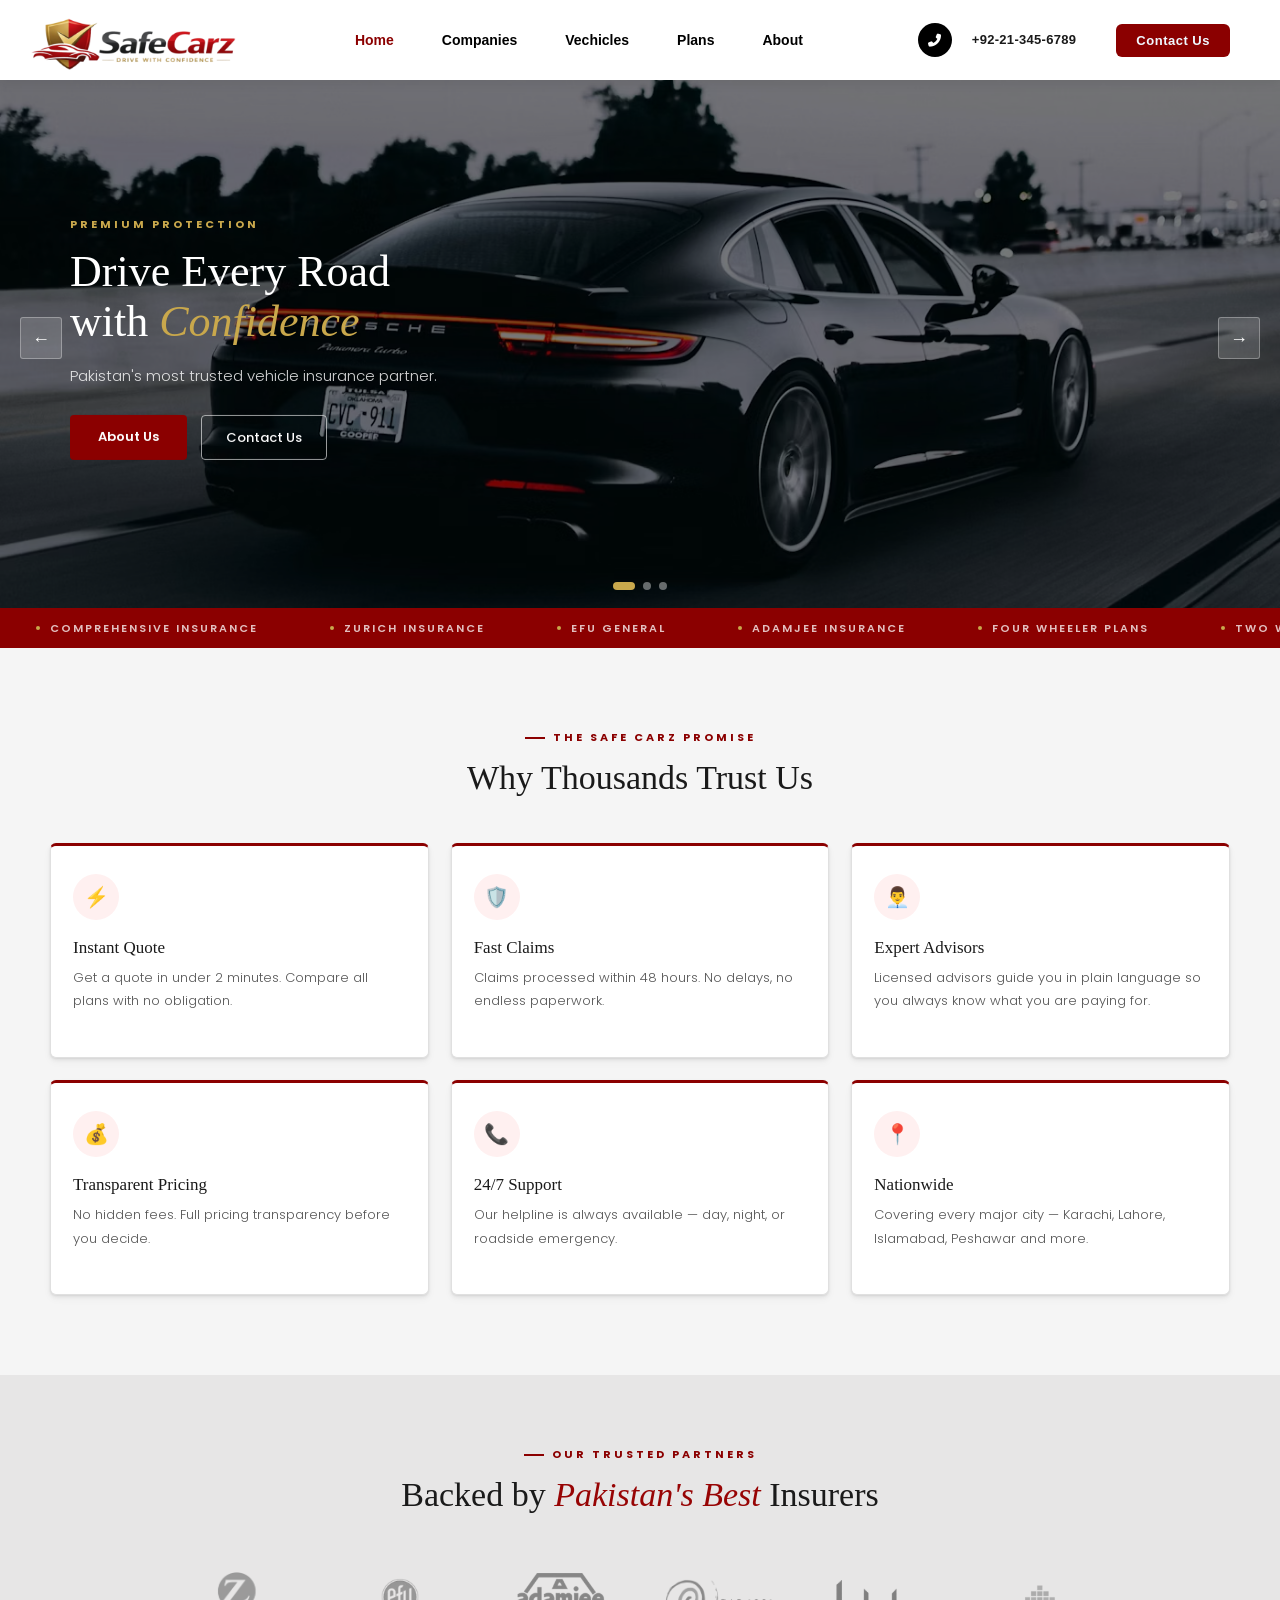
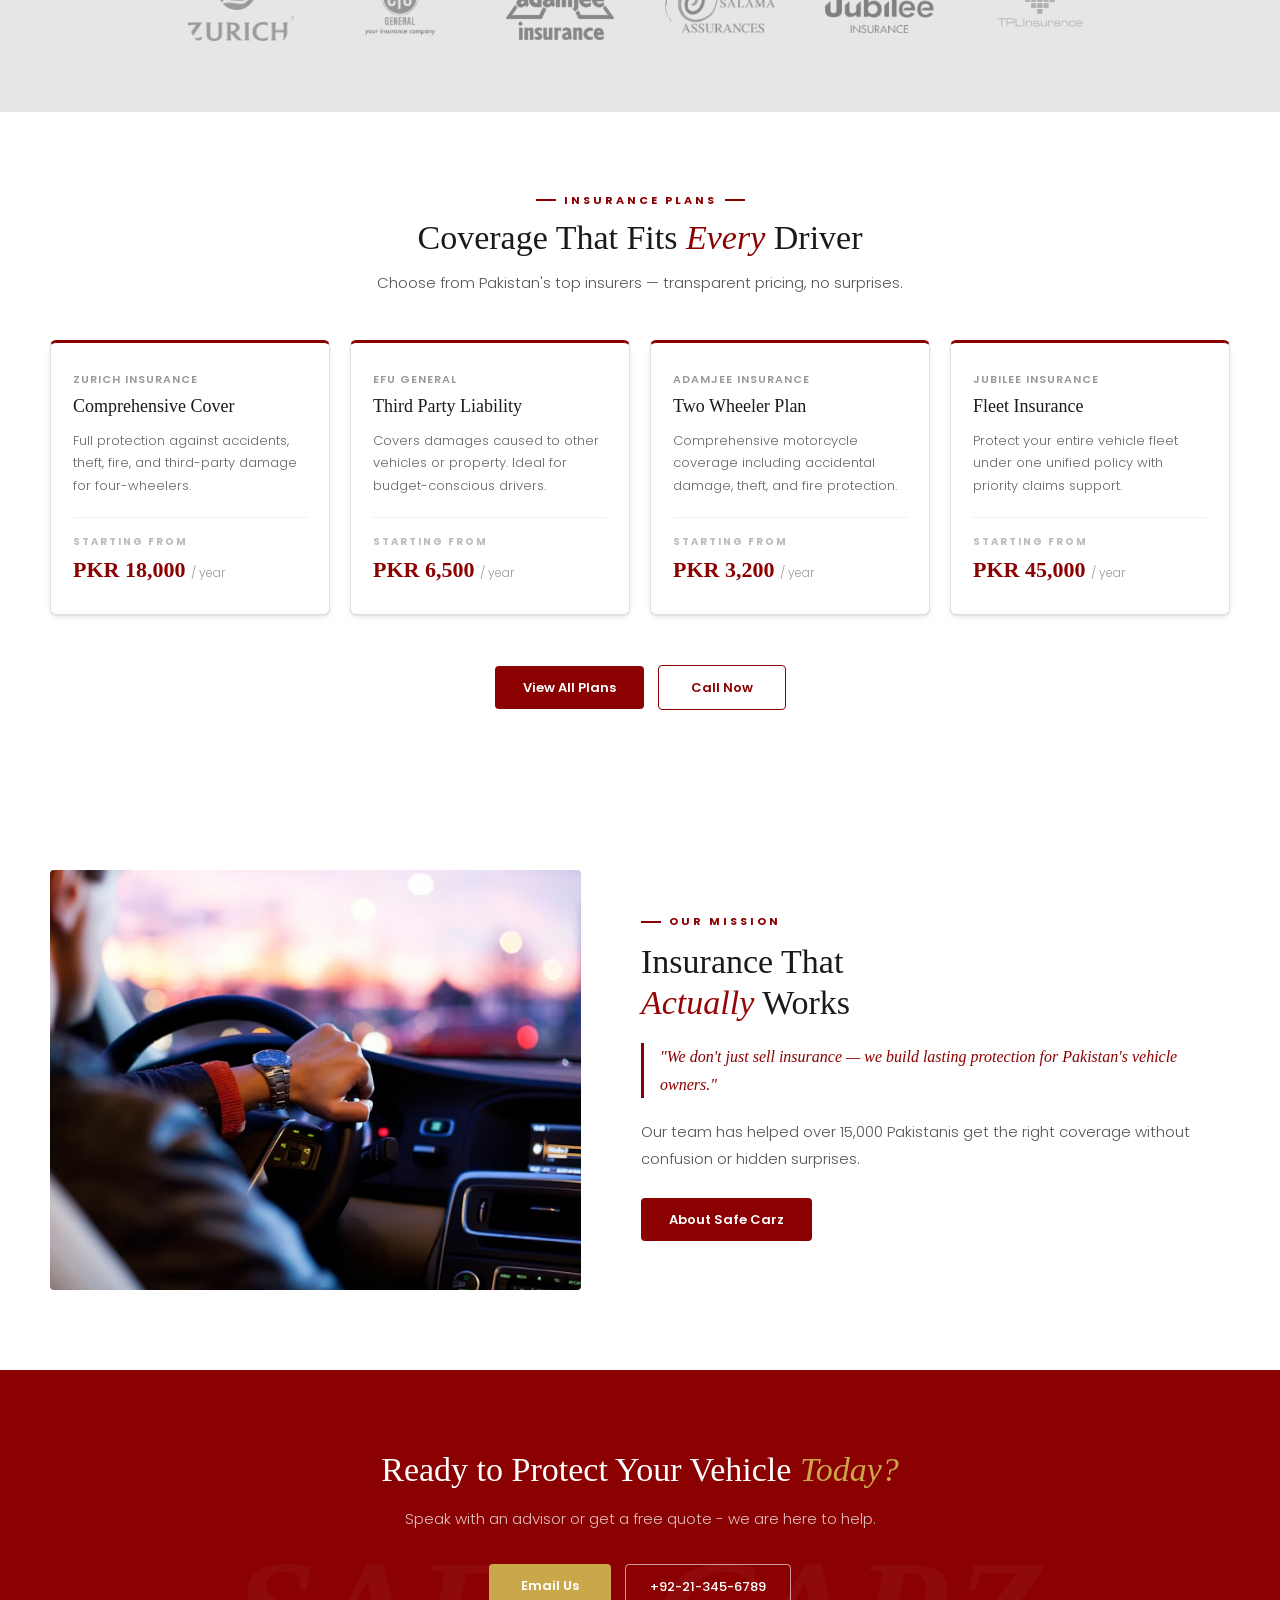
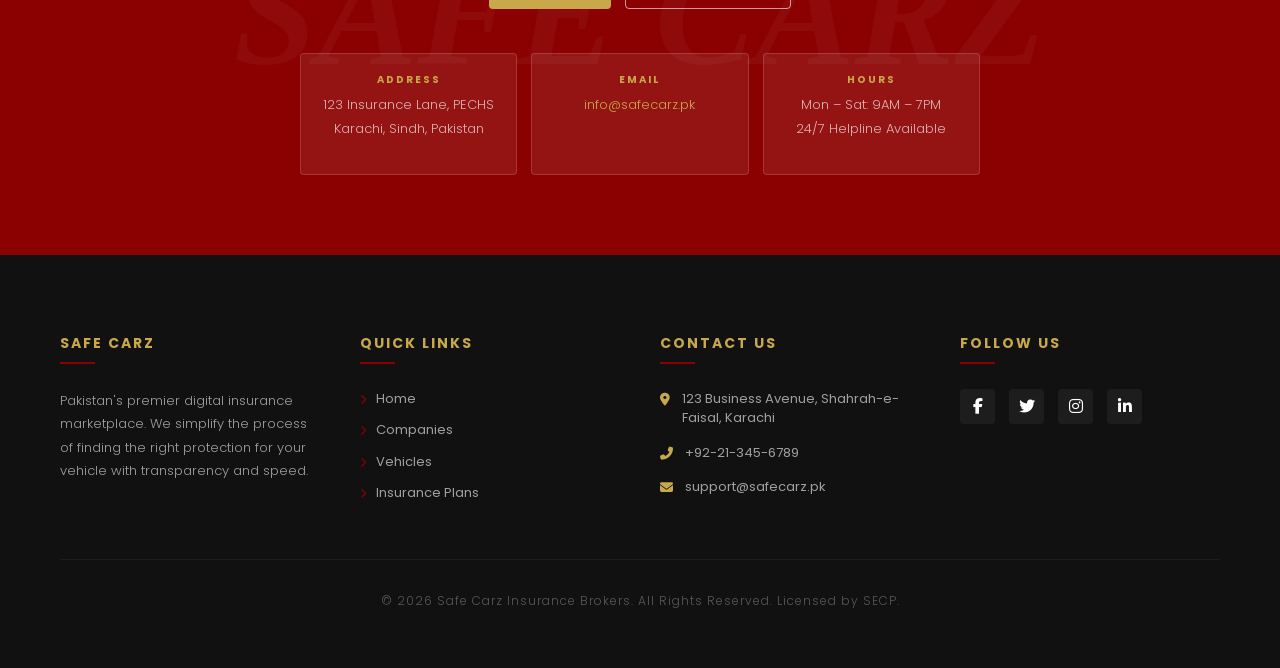
<file: index.html>
<!DOCTYPE html>
<html lang="en">
<head>
    <meta charset="UTF-8">
    <meta name="viewport" content="width=device-width, initial-scale=1.0">
    <title>Safe Carz — Premium Vehicle Insurance</title>
    <link href="https://fonts.googleapis.com/css2?family=Poppins:wght@300;400;600;700&display=swap" rel="stylesheet">
    <link rel="stylesheet" href="Style/HomePage.css">
    <link href="https://cdn.jsdelivr.net/npm/bootstrap@5.3.3/dist/css/bootstrap.min.css" rel="stylesheet">
    <link href="https://cdn.jsdelivr.net/npm/aos@2.3.4/dist/aos.css" rel="stylesheet">
    <link rel="stylesheet" href="https://cdnjs.cloudflare.com/ajax/libs/font-awesome/6.5.1/css/all.min.css">
    <link rel="stylesheet" href="Style/Global.css">
</head>

<body>
    <!-- Navbar -->
    <nav class="d-flex align-items-center justify-content-between flex-row">
        <div class="nav-logo">
            <img src="Assets/Safe Carz.png" alt="Safe Carz Logo">
        </div>
        <div class="navlinks d-flex gap-5">
            <a href="index.html" style="color: #8B0000;">Home</a>
            <a href="companies.html">Companies</a>
            <a href="Vehicles.html">Vechicles</a>
            <a href="Plans.html">Plans</a>
            <a href="About.html">About</a>
        </div>
        <div class="nav-right">
            <div class="nphone-icon">
                <i class="fas fa-phone-alt"></i>
            </div>
            <div class="number">+92-21-345-6789</div>
            <a href="Contact.html"><button class="navbutton">Contact Us</button></a>
        </div>

        <button class="hamburger" aria-label="Toggle menu">
            <span></span><span></span><span></span>
        </button>
    </nav>

    <!-- Hero Section -->
    <!-- Slide 1 -->
    <section class="hero">
        <div class="slide active">
            <img src="Assets/Car-slide-1.avif" alt="Car" />
            <div class="slide-overlay"></div>
            <div class="slide-text">
                <div class="tag">Premium Protection</div>
                <h1>Drive Every Road<br>with <em>Confidence</em></h1>
                <p>Pakistan's most trusted vehicle insurance partner.</p>
                <div class="btns">
                    <a href="About.html" class="btn-red">About Us</a>
                    <a href="Contact.html" class="btn-white">Contact Us</a>
                </div>
            </div>
        </div>

        <!-- Slide 2 -->
        <div class="slide">
            <img src="Assets/Salama-img.webp" alt="Car" />
            <div class="slide-overlay"></div>
            <div class="slide-text">
                <div class="tag">Zurich · EFU · Adamjee</div>
                <h1>8 Companies,<br><em>One</em> Trusted Partner</h1>
                <p>Compare plans from Pakistan's top insurers in one place.</p>
                <div class="btns">
                   <a href="About.html" class="btn-red">About Us</a>
                   <a href="tel:+92213456789" class="btn-white">Call Now</a>
                </div>
            </div>
        </div>

        <!-- Slide 3 -->
        <div class="slide">
            <img src="Assets/Car-slide-3.avif" alt="Car" />
            <div class="slide-overlay"></div>
            <div class="slide-text">
                <div class="tag">Claims & Support</div>
                <h1>48-Hour<br><em>Claim</em> Settlement</h1>
                <p>Fast, fair claims — no delays, no paperwork hassle.</p>
                <div class="btns">
                    <a href="About.html" class="btn-red">Our Story</a>
                    <a href="Contact.html" class="btn-white">Contact Us</a>
                </div>
            </div>
        </div>

        <button class="arrow left" onclick="move(-1)">&#8592;</button>
        <button class="arrow right" onclick="move(1)">&#8594;</button>

        <div class="dots">
            <button class="dot on" onclick="goTo(0)"></button>
            <button class="dot" onclick="goTo(1)"></button>
            <button class="dot" onclick="goTo(2)"></button>
        </div>
    </section>

    <!-- Ticker -->
    <div class="ticker">
        <div class="ticker-inner">
            <div class="ticker-item">Comprehensive Insurance</div>
            <div class="ticker-item">Zurich Insurance</div>
            <div class="ticker-item">EFU General</div>
            <div class="ticker-item">Adamjee Insurance</div>
            <div class="ticker-item">Four Wheeler Plans</div>
            <div class="ticker-item">Two Wheeler Plans</div>
            <div class="ticker-item">48-Hour Claims</div>
            <div class="ticker-item">Nationwide Coverage</div>
            <div class="ticker-item">Comprehensive Insurance</div>
            <div class="ticker-item">Zurich Insurance</div>
            <div class="ticker-item">EFU General</div>
            <div class="ticker-item">Adamjee Insurance</div>
            <div class="ticker-item">Four Wheeler Plans</div>
            <div class="ticker-item">Two Wheeler Plans</div>
            <div class="ticker-item">48-Hour Claims</div>
            <div class="ticker-item">Nationwide Coverage</div>
        </div>
    </div>

    <!-- Why Choose Us -->
    <section class="why">
        <p class="label fade">The Safe Carz Promise</p>
        <h2 class="fade">Why Thousands Trust Us</h2>
        <div class="cards">
            <div class="why-card fade">
                <div class="card-icon">⚡</div>
                <h3>Instant Quote</h3>
                <p>Get a quote in under 2 minutes. Compare all plans with no obligation.</p>
            </div>
            <div class="why-card fade">
                <div class="card-icon">🛡️</div>
                <h3>Fast Claims</h3>
                <p>Claims processed within 48 hours. No delays, no endless paperwork.</p>
            </div>
            <div class="why-card fade">
                <div class="card-icon">👨‍💼</div>
                <h3>Expert Advisors</h3>
                <p>Licensed advisors guide you in plain language so you always know what you are paying for.</p>
            </div>
            <div class="why-card fade">
                <div class="card-icon">💰</div>
                <h3>Transparent Pricing</h3>
                <p>No hidden fees. Full pricing transparency before you decide.</p>
            </div>
            <div class="why-card fade">
                <div class="card-icon">📞</div>
                <h3>24/7 Support</h3>
                <p>Our helpline is always available — day, night, or roadside emergency.</p>
            </div>
            <div class="why-card fade">
                <div class="card-icon">📍</div>
                <h3>Nationwide</h3>
                <p>Covering every major city — Karachi, Lahore, Islamabad, Peshawar and more.</p>
            </div>
        </div>
    </section>

    <!-- Partners Section -->
    <section class="partners-section fade">
        <p class="label fade">Our Trusted Partners</p>
        <h2 class="fade" style="text-align:center; margin-bottom: 36px;">Backed by <em>Pakistan's Best</em> Insurers
        </h2>
        <div class="partner-img fade">
            <div class="partner-item">
                <img src="Assets/Zurich.png" alt="" class="p-img">
            </div>
            <div class="partner-item">
                <img src="Assets/EFU General Insurance logo PNG.png" alt="" class="p-img">
            </div>
            <div class="partner-item">
                <img src="Assets/Adamjee Insurance logo PNG.png" alt="" class="p-img">
            </div>
            <div class="partner-item">
                <img src="Assets/Salama Insurance logo PNG.png" alt="" class="p-img">
            </div>
            <div class="partner-item">
                <img src="Assets/Jubilee Insurance logo PNG.png" alt="" class="p-img">
            </div>
            <div class="partner-item">
                <img src="Assets/TPL Insurance logo PNG.png" alt="" class="p-img">
            </div>
        </div>
    </section>

    <!-- Plans Preview Section -->
    <section class="plans-section fade">
        <div class="plans-header">
            <div class="plans-label fade">Insurance Plans</div>
            <h2 class="plans-title fade">Coverage That Fits <em>Every</em> Driver</h2>
            <p class="plans-subtitle fade">Choose from Pakistan's top insurers — transparent pricing, no surprises.</p>
        </div>
        <div class="plans-grid">
            <div class="plan-card fade">
                <div class="plan-company">Zurich Insurance</div>
                <div class="plan-name">Comprehensive Cover</div>
                <div class="plan-desc">Full protection against accidents, theft, fire, and third-party damage for
                    four-wheelers.</div>
                <div class="plan-divider"></div>
                <div class="plan-price-label">Starting from</div>
                <div class="plan-price">PKR 18,000 <span>/ year</span></div>
            </div>
            <div class="plan-card fade">
                <div class="plan-company">EFU General</div>
                <div class="plan-name">Third Party Liability</div>
                <div class="plan-desc">Covers damages caused to other vehicles or property. Ideal for budget-conscious
                    drivers.</div>
                <div class="plan-divider"></div>
                <div class="plan-price-label">Starting from</div>
                <div class="plan-price">PKR 6,500 <span>/ year</span></div>
            </div>
            <div class="plan-card fade">
                <div class="plan-company">Adamjee Insurance</div>
                <div class="plan-name">Two Wheeler Plan</div>
                <div class="plan-desc">Comprehensive motorcycle coverage including accidental damage, theft, and fire
                    protection.</div>
                <div class="plan-divider"></div>
                <div class="plan-price-label">Starting from</div>
                <div class="plan-price">PKR 3,200 <span>/ year</span></div>
            </div>
            <div class="plan-card fade">
                <div class="plan-company">Jubilee Insurance</div>
                <div class="plan-name">Fleet Insurance</div>
                <div class="plan-desc">Protect your entire vehicle fleet under one unified policy with priority claims
                    support.</div>
                <div class="plan-divider"></div>
                <div class="plan-price-label">Starting from</div>
                <div class="plan-price">PKR 45,000 <span>/ year</span></div>
            </div>
        </div>
        <div class="plans-cta fade">
            <a href="Plans.html" class="btn-red">View All Plans</a>
            <a href="Contact.html" class="btn-outline">Call Now</a>
        </div>
    </section>

    <!-- Features Section -->
    <section class="feature">
        <img src="Assets/Feature-img.avif" alt="Driving" />
        <div class="feature-text">
            <p class="label fade">Our Mission</p>
            <h2 class="fade">Insurance That<br><em>Actually</em> Works</h2>
            <div class="feature-quote fade">"We don't just sell insurance — we build lasting protection for Pakistan's
                vehicle owners."</div>
            <p class="fade">Our team has helped over 15,000 Pakistanis get the right coverage without confusion or
                hidden surprises.</p>
            <div style="margin-top:26px" class="fade">
                <a href="About.html" class="btn-red">About Safe Carz</a>
            </div>
        </div>
    </section>

    <!-- CTA Section -->
    <section class="cta fade">
        <h2 class="fade">Ready to Protect Your Vehicle <em>Today?</em></h2>
        <p class="fade">Speak with an advisor or get a free quote - we are here to help.</p>
        <div class="cta-btns fade">
            <a href="mailto:info@safecarz.pk" class="btn-gold">Email Us</a>
            <a href="" class="btn-white">+92-21-345-6789</a>
        </div>
        <div class="cta-boxes fade">
            <div class="cta-box">
                <div class="cta-box-title">Address</div>
                <p>123 Insurance Lane, PECHS<br>Karachi, Sindh, Pakistan</p>
            </div>
            <div class="cta-box">
                <div class="cta-box-title">Email</div>
                <p><a href="mailto:info@safecarz.pk">info@safecarz.pk</a></p>
            </div>
            <div class="cta-box">
                <div class="cta-box-title">Hours</div>
                <p>Mon – Sat: 9AM – 7PM<br>24/7 Helpline Available</p>
            </div>
        </div>
    </section>

    <!-- Footer -->
    <footer class="sc-footer">
        <div class="container" style="max-width: 1200px; margin: 0 auto; padding: 0 20px;">
            <div class="footer-grid"
                style="display: grid; grid-template-columns: repeat(auto-fit, minmax(200px, 1fr)); gap: 40px;">

                <div class="footer-col">
                    <h4 class="sc-footer-heading">Safe Carz</h4>
                    <p class="sc-footer-text">
                        Pakistan's premier digital insurance marketplace. We simplify the process of finding the right
                        protection for your vehicle with transparency and speed.
                    </p>
                </div>

                <div class="footer-col">
                    <h4 class="sc-footer-heading">Quick Links</h4>
                    <ul class="sc-footer-links">
                        <li><a href="index.html"><i class="fas fa-chevron-right"></i> Home</a></li>
                        <li><a href="companies.html"><i class="fas fa-chevron-right"></i> Companies</a></li>
                        <li><a href="Vehicles.html"><i class="fas fa-chevron-right"></i> Vehicles</a></li>
                        <li><a href="Plans.html"><i class="fas fa-chevron-right"></i> Insurance Plans</a></li>
                    </ul>
                </div>

                <div class="footer-col">
                    <h4 class="sc-footer-heading">Contact Us</h4>
                    <div class="sc-footer-contact-item">
                        <i class="fas fa-map-marker-alt"></i>
                        <span>123 Business Avenue, Shahrah-e-Faisal, Karachi</span>
                    </div>
                    <div class="sc-footer-contact-item">
                        <i class="fas fa-phone-alt"></i>
                        <a href="tel:+92213456789">+92-21-345-6789</a>
                    </div>
                    <div class="sc-footer-contact-item">
                        <i class="fas fa-envelope"></i>
                        <a href="mailto:support@safecarz.pk">support@safecarz.pk</a>
                    </div>
                </div>

                <div class="footer-col">
                    <h4 class="sc-footer-heading">Follow Us</h4>
                    <div class="sc-social-icons">
                        <a href="#"><i class="fab fa-facebook-f"></i></a>
                        <a href="#"><i class="fab fa-twitter"></i></a>
                        <a href="#"><i class="fab fa-instagram"></i></a>
                        <a href="#"><i class="fab fa-linkedin-in"></i></a>
                    </div>
                </div>
            </div>

            <div class="sc-footer-hr"></div>
            <p class="sc-footer-bottom">&copy; 2026 Safe Carz Insurance Brokers. All Rights Reserved. Licensed by SECP.
            </p>
        </div>
    </footer>

    <script src="Scripts/Homepage.js"></script>
</body>

</html>
</file>
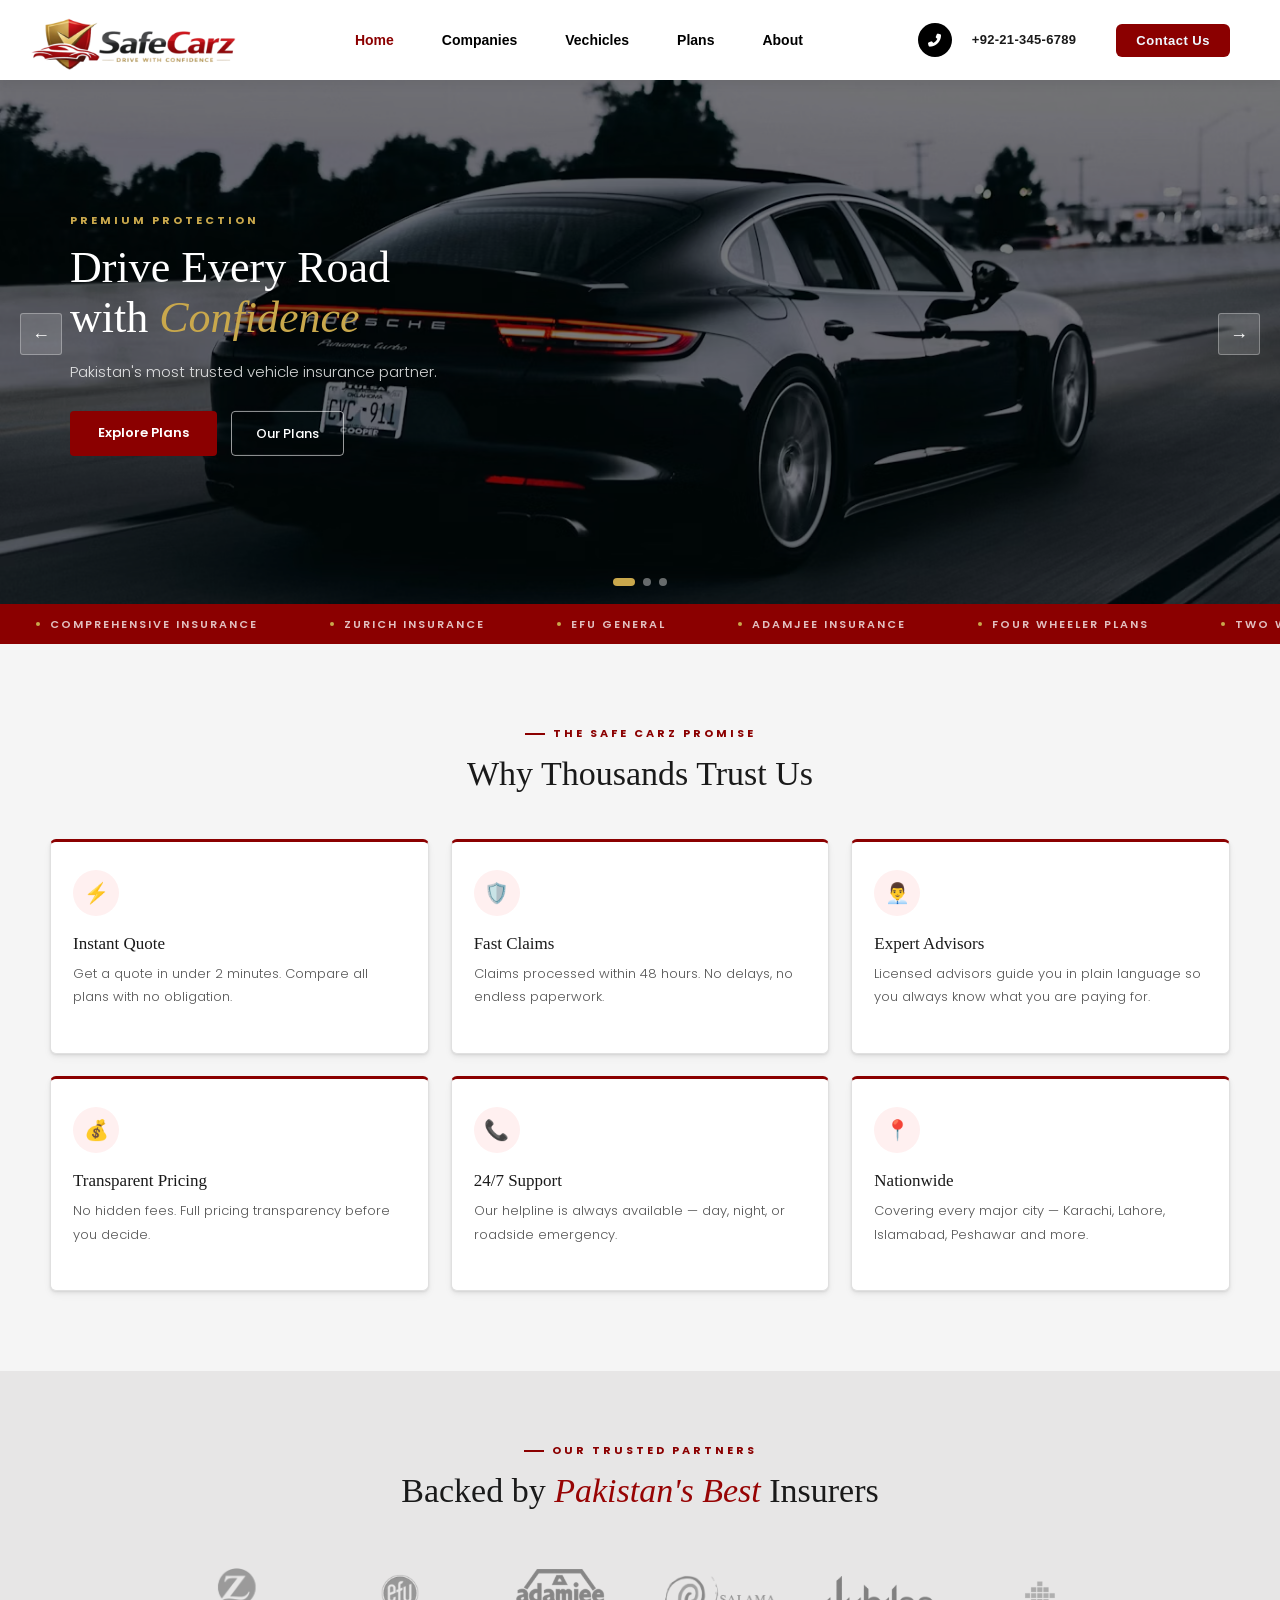
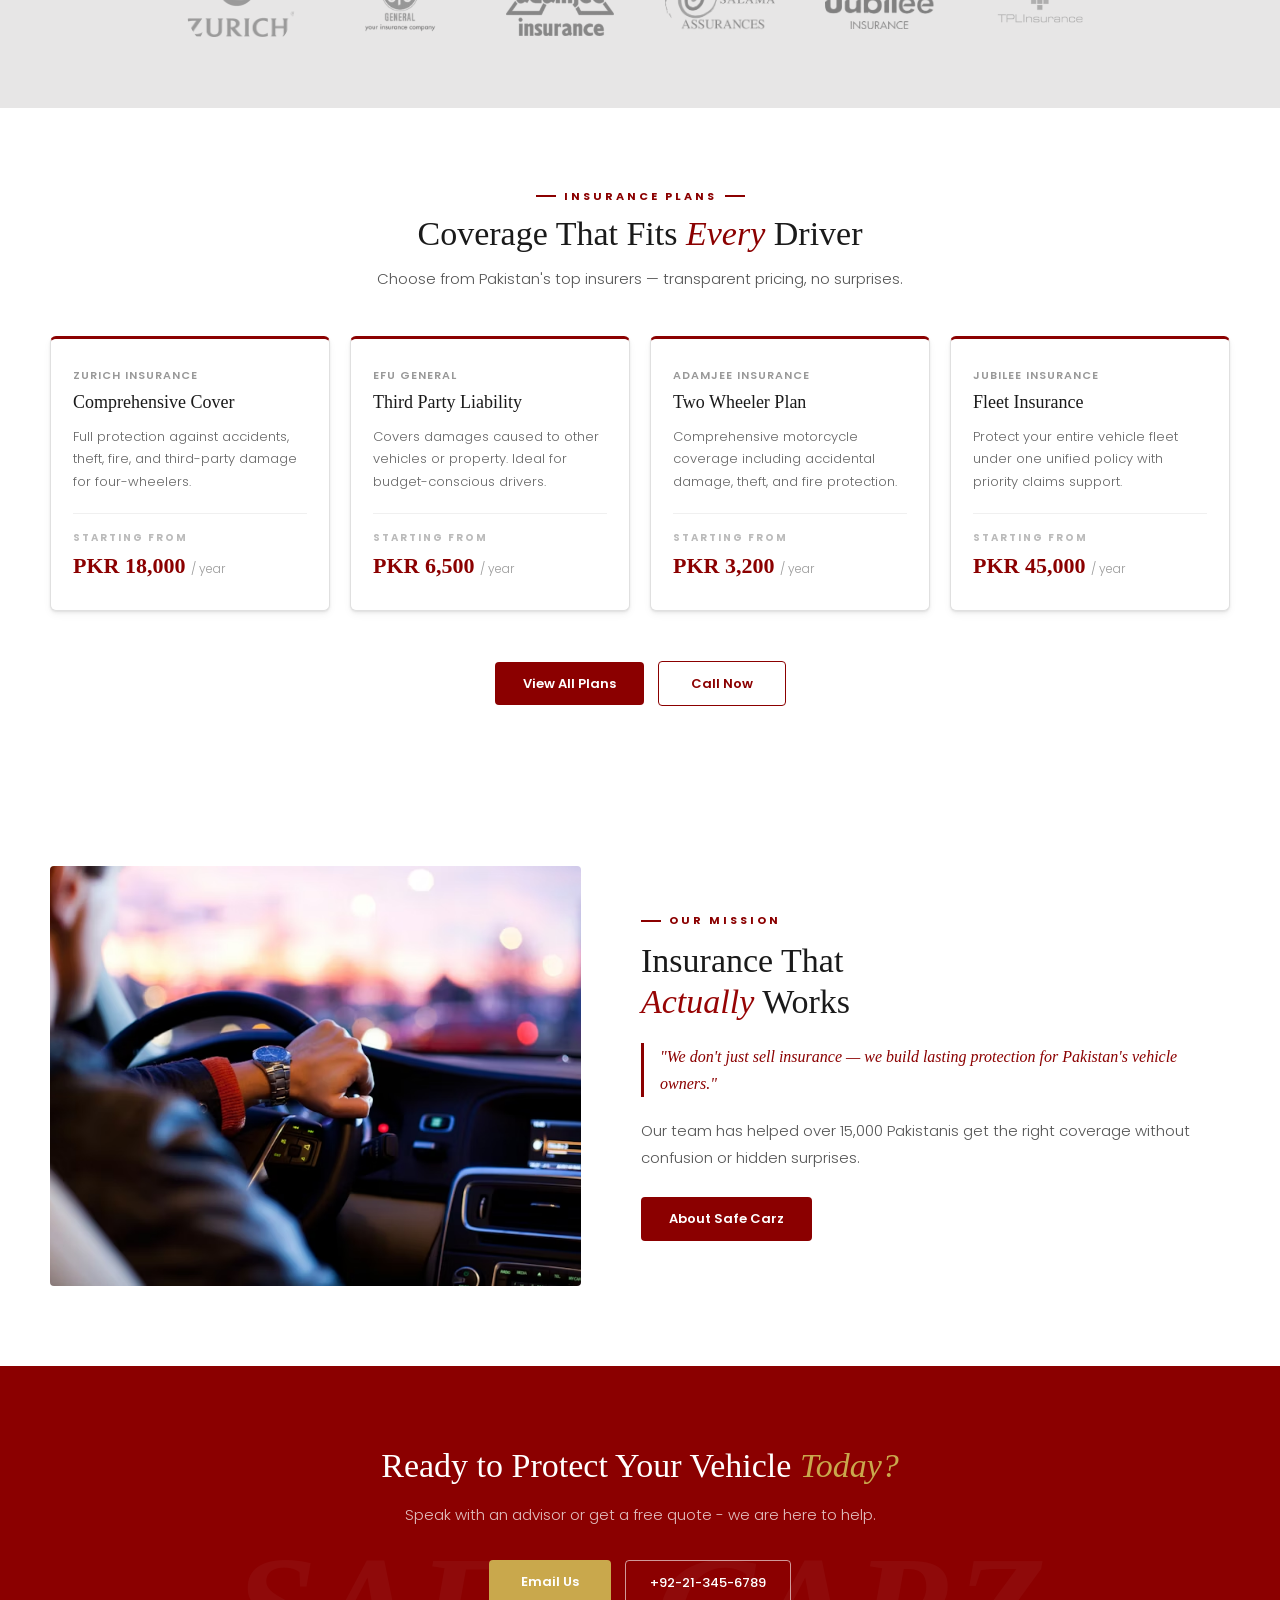
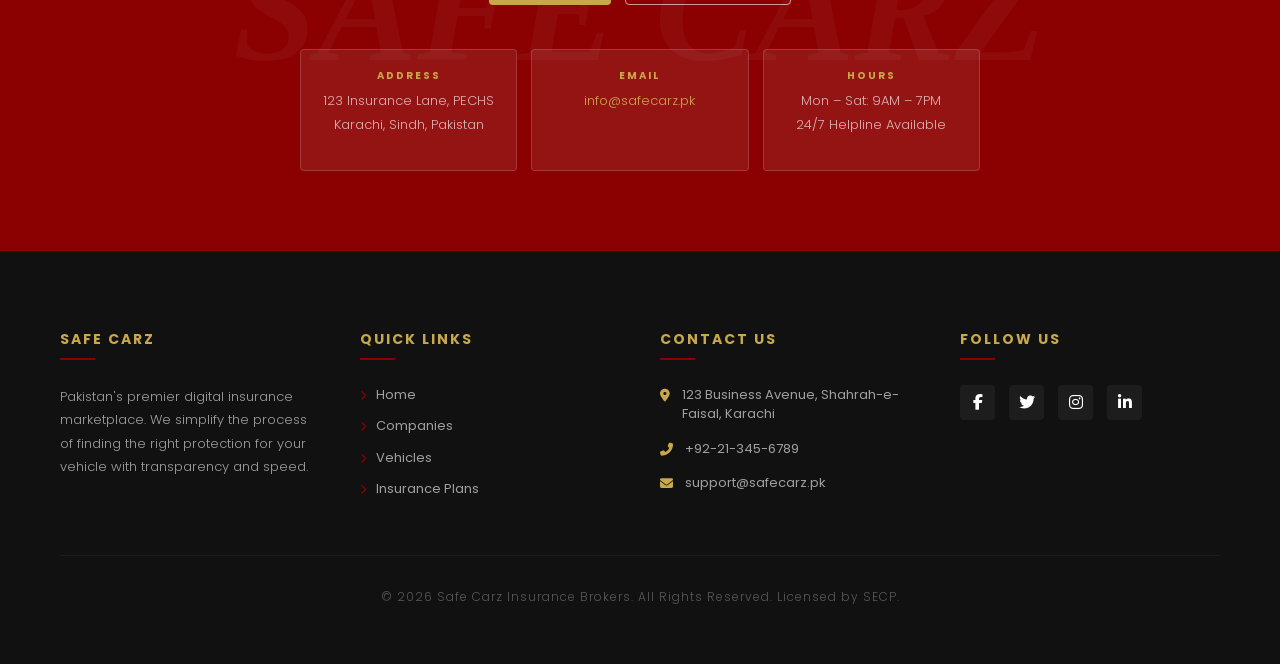
<file: Web Pages/Index.html>
<!DOCTYPE html>
<html lang="en">
<head>
    <meta charset="UTF-8">
    <meta name="viewport" content="width=device-width, initial-scale=1.0">
    <title>Safe Carz — Premium Vehicle Insurance</title>
    <link href="https://fonts.googleapis.com/css2?family=Poppins:wght@300;400;600;700&display=swap" rel="stylesheet">
    <link rel="stylesheet" href="Style/HomePage.css">
    <link href="https://cdn.jsdelivr.net/npm/bootstrap@5.3.3/dist/css/bootstrap.min.css" rel="stylesheet">
    <link href="https://cdn.jsdelivr.net/npm/aos@2.3.4/dist/aos.css" rel="stylesheet">
    <link rel="stylesheet" href="https://cdnjs.cloudflare.com/ajax/libs/font-awesome/6.5.1/css/all.min.css">
    <link rel="stylesheet" href="Style/Global.css">
</head>
<body>
    <!-- Navbar -->
    <nav class="d-flex align-items-center justify-content-between flex-row">
        <div class="nav-logo">
            <img src="Assets/Safe Carz.png" alt="Safe Carz Logo">
        </div>
        <div class="navlinks d-flex gap-5">
            <a href="Index.html" style="color: #8B0000;">Home</a>
            <a href="companies.html">Companies</a>
            <a href="Vehicles.html">Vechicles</a>
            <a href="Plans.html">Plans</a>
            <a href="About.html">About</a>
        </div>
        <div class="nav-right">
            <div class="nphone-icon">
                <i class="fas fa-phone-alt"></i>
            </div>
            <div class="number">+92-21-345-6789</div>
            <a href="Contact.html"><button class="navbutton">Contact Us</button></a>
        </div>

        <button class="hamburger" aria-label="Toggle menu">
  <span></span><span></span><span></span>
</button>
    </nav>

    <!-- Hero Section -->
     <!-- Slide 1 -->
    <section class="hero">
        <div class="slide active">
            <img src="Assets/Car-slide-1.avif" alt="Car" />
            <div class="slide-overlay"></div>
            <div class="slide-text">
                <div class="tag">Premium Protection</div>
                <h1>Drive Every Road<br>with <em>Confidence</em></h1>
                <p>Pakistan's most trusted vehicle insurance partner.</p>
                <div class="btns">
                    <a href="Plans.html" class="btn-red">Explore Plans</a>
                    <a href="Plans.html" class="btn-white">Our Plans</a>
                </div>
            </div>
        </div>

        <!-- Slide 2 -->
        <div class="slide">
            <img src="Assets/Car-slide-2 .avif" alt="Car" />
            <div class="slide-overlay"></div>
            <div class="slide-text">
                <div class="tag">Zurich · EFU · Adamjee</div>
                <h1>8 Companies,<br><em>One</em> Trusted Partner</h1>
                <p>Compare plans from Pakistan's top insurers in one place.</p>
                <div class="btns">
                    <a href="companies.html" class="btn-red">View Companies</a>
                    <a href="Contact.html" class="btn-white">Call Now</a>
                </div>
            </div>
        </div>

        <!-- Slide 3 -->
        <div class="slide">
            <img src="Assets/Car-slide-3.avif" alt="Car" />
            <div class="slide-overlay"></div>
            <div class="slide-text">
                <div class="tag">Claims & Support</div>
                <h1>48-Hour<br><em>Claim</em> Settlement</h1>
                <p>Fast, fair claims — no delays, no paperwork hassle.</p>
                <div class="btns">
                    <a href="About.html" class="btn-red">Our Story</a>
                    <a href="Contact.html" class="btn-white">Contact Us</a>
                </div>
            </div>
        </div>

        <button class="arrow left" onclick="move(-1)">&#8592;</button>
        <button class="arrow right" onclick="move(1)">&#8594;</button>

        <div class="dots">
            <button class="dot on" onclick="goTo(0)"></button>
            <button class="dot" onclick="goTo(1)"></button>
            <button class="dot" onclick="goTo(2)"></button>
        </div>
    </section>

    <!-- Ticker -->
    <div class="ticker">
        <div class="ticker-inner">
            <div class="ticker-item">Comprehensive Insurance</div>
            <div class="ticker-item">Zurich Insurance</div>
            <div class="ticker-item">EFU General</div>
            <div class="ticker-item">Adamjee Insurance</div>
            <div class="ticker-item">Four Wheeler Plans</div>
            <div class="ticker-item">Two Wheeler Plans</div>
            <div class="ticker-item">48-Hour Claims</div>
            <div class="ticker-item">Nationwide Coverage</div>
            <div class="ticker-item">Comprehensive Insurance</div>
            <div class="ticker-item">Zurich Insurance</div>
            <div class="ticker-item">EFU General</div>
            <div class="ticker-item">Adamjee Insurance</div>
            <div class="ticker-item">Four Wheeler Plans</div>
            <div class="ticker-item">Two Wheeler Plans</div>
            <div class="ticker-item">48-Hour Claims</div>
            <div class="ticker-item">Nationwide Coverage</div>
        </div>
    </div>

    <!-- Why Choose Us -->
    <section class="why">
        <p class="label fade">The Safe Carz Promise</p>
        <h2 class="fade">Why Thousands Trust Us</h2>
        <div class="cards">
            <div class="why-card fade">
                <div class="card-icon">⚡</div>
                <h3>Instant Quote</h3>
                <p>Get a quote in under 2 minutes. Compare all plans with no obligation.</p>
            </div>
            <div class="why-card fade">
                <div class="card-icon">🛡️</div>
                <h3>Fast Claims</h3>
                <p>Claims processed within 48 hours. No delays, no endless paperwork.</p>
            </div>
            <div class="why-card fade">
                <div class="card-icon">👨‍💼</div>
                <h3>Expert Advisors</h3>
                <p>Licensed advisors guide you in plain language so you always know what you are paying for.</p>
            </div>
            <div class="why-card fade">
                <div class="card-icon">💰</div>
                <h3>Transparent Pricing</h3>
                <p>No hidden fees. Full pricing transparency before you decide.</p>
            </div>
            <div class="why-card fade">
                <div class="card-icon">📞</div>
                <h3>24/7 Support</h3>
                <p>Our helpline is always available — day, night, or roadside emergency.</p>
            </div>
            <div class="why-card fade">
                <div class="card-icon">📍</div>
                <h3>Nationwide</h3>
                <p>Covering every major city — Karachi, Lahore, Islamabad, Peshawar and more.</p>
            </div>
        </div>
    </section>

    <!-- Partners Section -->
    <section class="partners-section fade">
        <p class="label fade">Our Trusted Partners</p>
        <h2 class="fade" style="text-align:center; margin-bottom: 36px;">Backed by <em>Pakistan's Best</em> Insurers</h2>
        <div class="partner-img fade">
          <div class="partner-item">
            <img src="Assets/Zurich.png" alt="" class="p-img">
          </div>
          <div class="partner-item">
            <img src="Assets/EFU General Insurance logo PNG.png" alt="" class="p-img">
          </div>
          <div class="partner-item">
            <img src="Assets/Adamjee Insurance logo PNG.png" alt="" class="p-img">
          </div>
          <div class="partner-item">
            <img src="Assets/Salama Insurance logo PNG.png" alt="" class="p-img">
          </div>
          <div class="partner-item">
            <img src="Assets/Jubilee Insurance logo PNG.png" alt="" class="p-img">
          </div>
          <div class="partner-item">
            <img src="Assets/TPL Insurance logo PNG.png" alt="" class="p-img">
          </div>
        </div>
    </section>

    <!-- Plans Preview Section -->
    <section class="plans-section fade">
      <div class="plans-header">
        <div class="plans-label fade">Insurance Plans</div>
        <h2 class="plans-title fade">Coverage That Fits <em>Every</em> Driver</h2>
        <p class="plans-subtitle fade">Choose from Pakistan's top insurers — transparent pricing, no surprises.</p>
      </div>
      <div class="plans-grid">
        <div class="plan-card fade">
          <!-- <div class="plan-badge">Most Popular</div> -->
          <div class="plan-company">Zurich Insurance</div>
          <div class="plan-name">Comprehensive Cover</div>
          <div class="plan-desc">Full protection against accidents, theft, fire, and third-party damage for four-wheelers.</div>
          <div class="plan-divider"></div>
          <div class="plan-price-label">Starting from</div>
          <div class="plan-price">PKR 18,000 <span>/ year</span></div>
        </div>
        <div class="plan-card fade">
          <div class="plan-company">EFU General</div>
          <div class="plan-name">Third Party Liability</div>
          <div class="plan-desc">Covers damages caused to other vehicles or property. Ideal for budget-conscious drivers.</div>
          <div class="plan-divider"></div>
          <div class="plan-price-label">Starting from</div>
          <div class="plan-price">PKR 6,500 <span>/ year</span></div>
        </div>
        <div class="plan-card fade">
          <div class="plan-company">Adamjee Insurance</div>
          <div class="plan-name">Two Wheeler Plan</div>
          <div class="plan-desc">Comprehensive motorcycle coverage including accidental damage, theft, and fire protection.</div>
          <div class="plan-divider"></div>
          <div class="plan-price-label">Starting from</div>
          <div class="plan-price">PKR 3,200 <span>/ year</span></div>
        </div>
        <div class="plan-card fade">
          <div class="plan-company">Jubilee Insurance</div>
          <div class="plan-name">Fleet Insurance</div>
          <div class="plan-desc">Protect your entire vehicle fleet under one unified policy with priority claims support.</div>
          <div class="plan-divider"></div>
          <div class="plan-price-label">Starting from</div>
          <div class="plan-price">PKR 45,000 <span>/ year</span></div>
        </div>
      </div>
      <div class="plans-cta fade">
        <a href="Plans.html" class="btn-red">View All Plans</a>
        <a href="Contact.html" class="btn-outline">Call Now</a>
      </div>
    </section>

    <!-- Features Section -->
    <section class="feature">
        <img src="Assets/Feature-img.avif" alt="Driving" />
        <div class="feature-text">
            <p class="label fade">Our Mission</p>
            <h2 class="fade">Insurance That<br><em>Actually</em> Works</h2>
            <div class="feature-quote fade">"We don't just sell insurance — we build lasting protection for Pakistan's vehicle owners."</div>
            <p class="fade">Our team has helped over 15,000 Pakistanis get the right coverage without confusion or hidden surprises.</p>
            <div style="margin-top:26px" class="fade">
                <a href="#" class="btn-red">About Safe Carz</a>
            </div>
        </div>
    </section>

    <!-- CTA Section -->
    <section class="cta fade">
        <h2 class="fade">Ready to Protect Your Vehicle <em>Today?</em></h2>
        <p class="fade">Speak with an advisor or get a free quote - we are here to help.</p>
        <div class="cta-btns fade">
            <a href="mailto:info@safecarz.pk" class="btn-gold">Email Us</a>
            <a href="" class="btn-white">+92-21-345-6789</a>
        </div>
        <div class="cta-boxes fade">
            <div class="cta-box">
                <div class="cta-box-title">Address</div>
                <p>123 Insurance Lane, PECHS<br>Karachi, Sindh, Pakistan</p>
            </div>
            <div class="cta-box">
                <div class="cta-box-title">Email</div>
                <p><a href="mailto:info@safecarz.pk">info@safecarz.pk</a></p>
            </div>
            <div class="cta-box">
                <div class="cta-box-title">Hours</div>
                <p>Mon – Sat: 9AM – 7PM<br>24/7 Helpline Available</p>
            </div>
        </div>
    </section>

    <!-- Footer -->
  <footer class="sc-footer">
    <div class="container" style="max-width: 1200px; margin: 0 auto; padding: 0 20px;">
        <div class="footer-grid" style="display: grid; grid-template-columns: repeat(auto-fit, minmax(200px, 1fr)); gap: 40px;">
            
            <div class="footer-col">
                <h4 class="sc-footer-heading">Safe Carz</h4>
                <p class="sc-footer-text">
                    Pakistan's premier digital insurance marketplace. We simplify the process of finding the right protection for your vehicle with transparency and speed.
                </p>
            </div>

            <div class="footer-col">
                <h4 class="sc-footer-heading">Quick Links</h4>
                <ul class="sc-footer-links">
                    <li><a href="HomePage.html"><i class="fas fa-chevron-right"></i> Home</a></li>
                    <li><a href="companies.html"><i class="fas fa-chevron-right"></i> Companies</a></li>
                    <li><a href="Vehicles.html"><i class="fas fa-chevron-right"></i> Vehicles</a></li>
                    <li><a href="Plans.html"><i class="fas fa-chevron-right"></i> Insurance Plans</a></li>
                </ul>
            </div>

            <div class="footer-col">
                <h4 class="sc-footer-heading">Contact Us</h4>
                <div class="sc-footer-contact-item">
                    <i class="fas fa-map-marker-alt"></i>
                    <span>123 Business Avenue, Shahrah-e-Faisal, Karachi</span>
                </div>
                <div class="sc-footer-contact-item">
                    <i class="fas fa-phone-alt"></i>
                    <a href="tel:+92213456789">+92-21-345-6789</a>
                </div>
                <div class="sc-footer-contact-item">
                    <i class="fas fa-envelope"></i>
                    <a href="mailto:support@safecarz.pk">support@safecarz.pk</a>
                </div>
            </div>

            <div class="footer-col">
                <h4 class="sc-footer-heading">Follow Us</h4>
                <div class="sc-social-icons">
                    <a href="#"><i class="fab fa-facebook-f"></i></a>
                    <a href="#"><i class="fab fa-twitter"></i></a>
                    <a href="#"><i class="fab fa-instagram"></i></a>
                    <a href="#"><i class="fab fa-linkedin-in"></i></a>
                </div>
            </div>
        </div>

        <div class="sc-footer-hr"></div>
        <p class="sc-footer-bottom">&copy; 2026 Safe Carz Insurance Brokers. All Rights Reserved. Licensed by SECP.</p>
    </div>
 </footer>

<script src="Scripts/Homepage.js"></script>
</body>
</html>
</file>
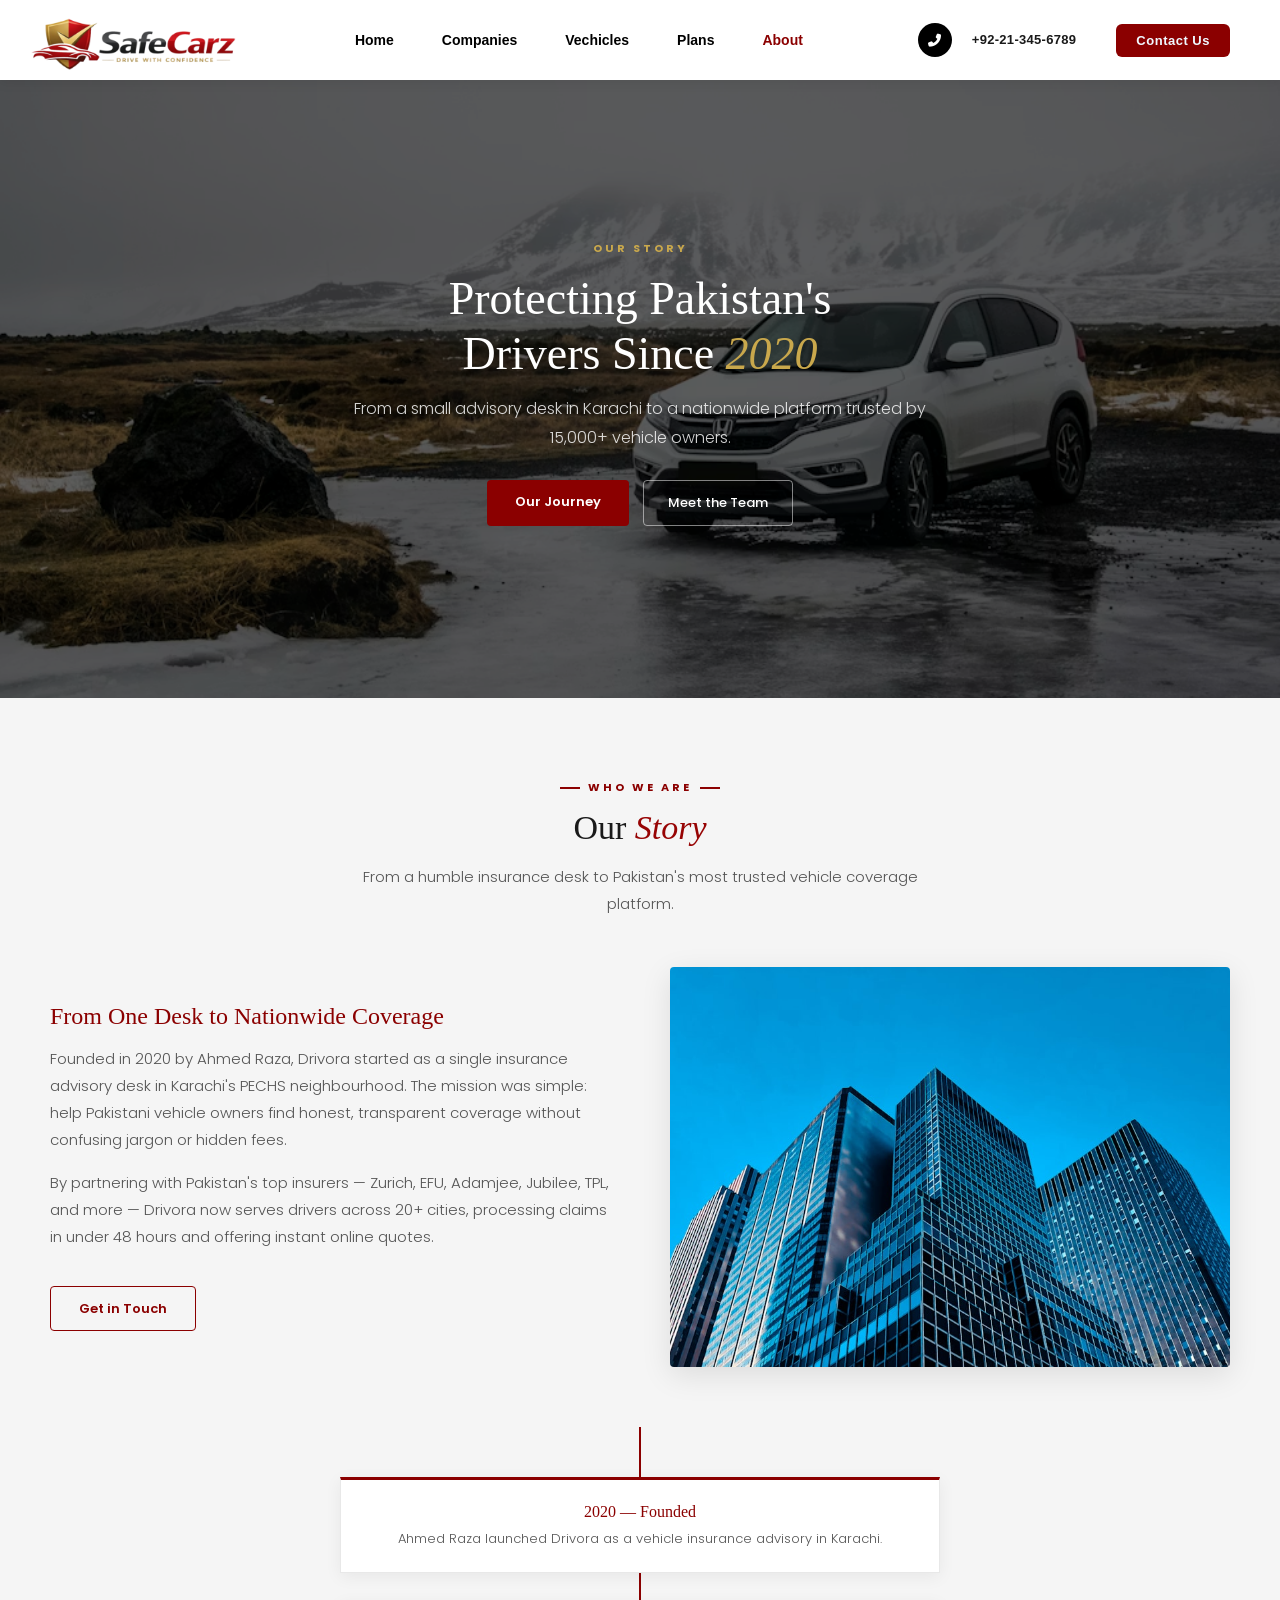
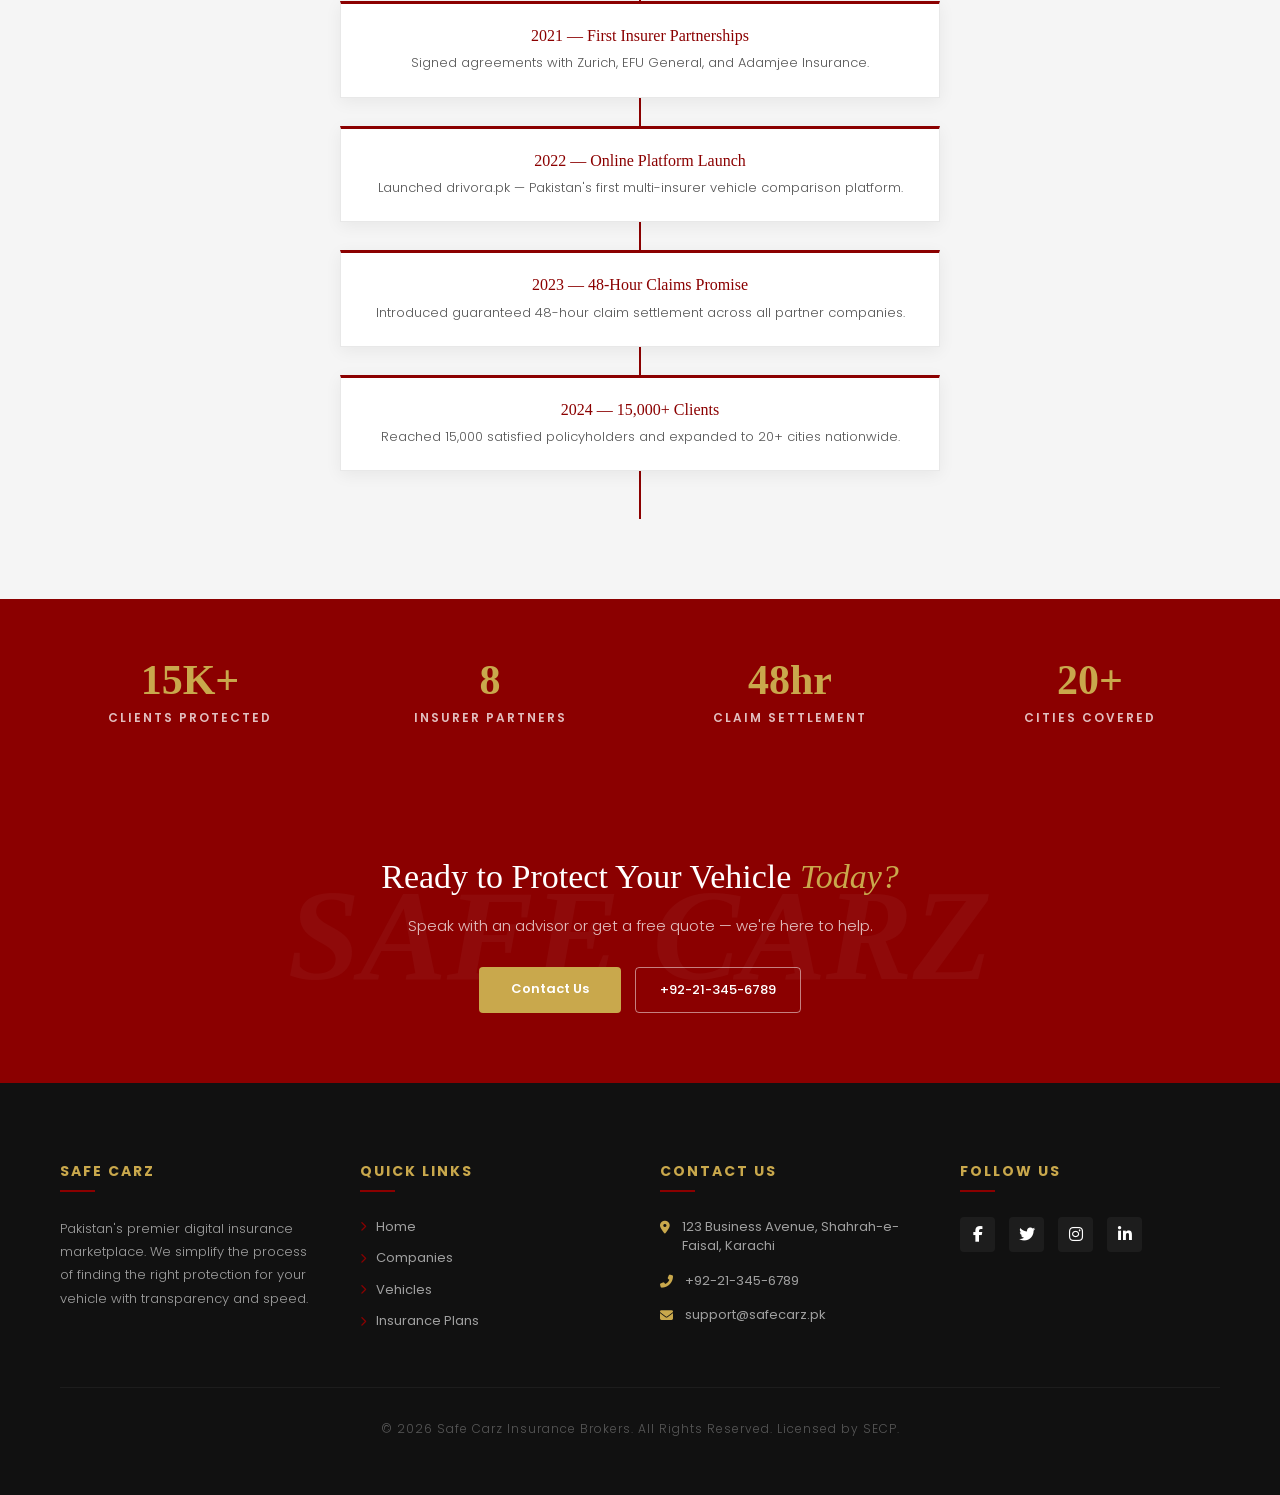
<file: About.html>
<!DOCTYPE html>
<html lang="en">

<head>
  <meta charset="UTF-8" />
  <meta name="viewport" content="width=device-width, initial-scale=1.0" />
  <title>Safe Carz - About Us</title>
  <link href="https://fonts.googleapis.com/css2?family=Poppins:wght@300;400;600;700&display=swap" rel="stylesheet">
  <link href="https://cdn.jsdelivr.net/npm/bootstrap@5.3.3/dist/css/bootstrap.min.css" rel="stylesheet">
  <link href="https://cdn.jsdelivr.net/npm/aos@2.3.4/dist/aos.css" rel="stylesheet">
  <link rel="stylesheet" href="https://cdnjs.cloudflare.com/ajax/libs/font-awesome/6.5.1/css/all.min.css">
  <link rel="stylesheet" href="Style/About.css">
  <link rel="stylesheet" href="Style/Global.css">
</head>

<body>
  <!-- Navbar -->
  <nav class="d-flex align-items-center justify-content-between flex-row">
    <div class="nav-logo">
      <img src="Assets/Safe Carz.png" alt="Safe Carz Logo">
    </div>
    <div class="navlinks d-flex gap-5">
      <a href="index.html">Home</a>
      <a href="companies.html">Companies</a>
      <a href="Vehicles.html">Vechicles</a>
      <a href="Plans.html">Plans</a>
      <a href="About.html" style="color: #8B0000;">About</a>
    </div>
    <div class="nav-right">
      <div class="nphone-icon">
        <i class="fas fa-phone-alt"></i>
      </div>
      <div class="number">+92-21-345-6789</div>
      <a href="Contact.html"><button class="navbutton">Contact Us</button></a>
    </div>

    <button class="hamburger" aria-label="Toggle menu">
      <span></span><span></span><span></span>
    </button>
  </nav>

  <!-- HERO SECTION -->
  <header class="hero">
    <img class="hero-image" src="Assets/About-hero-img.avif" alt="Safe Carz — About Us" />
    <div class="hero-overlay"></div>
    <div class="hero-content" data-aos="zoom-in-up" data-aos-duration="1100">
      <div class="hero-tag">Our Story</div>
      <h1>Protecting Pakistan's<br>Drivers Since <em>2020</em></h1>
      <p>From a small advisory desk in Karachi to a nationwide platform trusted by 15,000+ vehicle owners.</p>
      <div class="hero-btns">
        <a href="#story" class="btn-red">Our Journey</a>
        <a href="#team" class="btn-white-outline">Meet the Team</a>
      </div>
    </div>
  </header>

  <!-- OUR STORY SECTION -->
  <section id="story" class="story-section">
    <p class="label center" data-aos="fade-up">Who We Are</p>
    <h2 data-aos="fade-up" data-aos-delay="100">Our <em>Story</em></h2>
    <p class="sub" data-aos="fade-up" data-aos-delay="150">
      From a humble insurance desk to Pakistan's most trusted vehicle coverage platform.
    </p>

    <div style="display:grid; grid-template-columns:1fr 1fr; gap:60px; align-items:center; margin-bottom:60px;">
      <div data-aos="fade-right" data-aos-delay="200">
        <div class="story-text">
          <h3>From One Desk to Nationwide Coverage</h3>
          <p>Founded in 2020 by Ahmed Raza, Drivora started as a single insurance advisory desk in Karachi's PECHS
            neighbourhood. The mission was simple: help Pakistani vehicle owners find honest, transparent coverage
            without confusing jargon or hidden fees.</p>
          <p style="margin-top:14px;">By partnering with Pakistan's top insurers — Zurich, EFU, Adamjee, Jubilee, TPL,
            and more — Drivora now serves drivers across 20+ cities, processing claims in under 48 hours and offering
            instant online quotes.</p>
          <a href="Contact.html" class="btn-outline-dark-red">Get in Touch</a>
        </div>
      </div>
      <div data-aos="zoom-in" data-aos-delay="250">
        <img class="story-img" src="Assets/Our-story.jfif" alt="Safe Carz office" />
      </div>
    </div>

    <!-- Timeline -->
    <div class="timeline">
      <div class="timeline-item" data-aos="fade-up" data-aos-delay="100">
        <div class="timeline-content">
          <h5>2020 — Founded</h5>
          <p>Ahmed Raza launched Drivora as a vehicle insurance advisory in Karachi.</p>
        </div>
      </div>
      <div class="timeline-item" data-aos="fade-up" data-aos-delay="200">
        <div class="timeline-content">
          <h5>2021 — First Insurer Partnerships</h5>
          <p>Signed agreements with Zurich, EFU General, and Adamjee Insurance.</p>
        </div>
      </div>
      <div class="timeline-item" data-aos="fade-up" data-aos-delay="300">
        <div class="timeline-content">
          <h5>2022 — Online Platform Launch</h5>
          <p>Launched drivora.pk — Pakistan's first multi-insurer vehicle comparison platform.</p>
        </div>
      </div>
      <div class="timeline-item" data-aos="fade-up" data-aos-delay="400">
        <div class="timeline-content">
          <h5>2023 — 48-Hour Claims Promise</h5>
          <p>Introduced guaranteed 48-hour claim settlement across all partner companies.</p>
        </div>
      </div>
      <div class="timeline-item" data-aos="fade-up" data-aos-delay="500">
        <div class="timeline-content">
          <h5>2024 — 15,000+ Clients</h5>
          <p>Reached 15,000 satisfied policyholders and expanded to 20+ cities nationwide.</p>
        </div>
      </div>
    </div>
  </section>

  <!-- STATS -->
  <div class="stats-section">
    <div class="stat-item" data-aos="fade-up" data-aos-delay="100">
      <div class="stat-number">15K+</div>
      <div class="stat-label">Clients Protected</div>
    </div>
    <div class="stat-item" data-aos="fade-up" data-aos-delay="200">
      <div class="stat-number">8</div>
      <div class="stat-label">Insurer Partners</div>
    </div>
    <div class="stat-item" data-aos="fade-up" data-aos-delay="300">
      <div class="stat-number">48hr</div>
      <div class="stat-label">Claim Settlement</div>
    </div>
    <div class="stat-item" data-aos="fade-up" data-aos-delay="400">
      <div class="stat-number">20+</div>
      <div class="stat-label">Cities Covered</div>
    </div>
  </div>

  <!-- CTA -->
  <section class="cta-section">
    <h2 class="fade" data-aos="fade-up">Ready to Protect Your Vehicle <em>Today?</em></h2>
    <p data-aos="fade-up" data-aos-delay="100">Speak with an advisor or get a free quote — we're here to help.</p>
    <div class="cta-btns" data-aos="fade-up" data-aos-delay="200">
      <a href="Contact.html" class="btn-gold">Contact Us</a>
      <a href="tel:+922134567890" class="btn-white-outline">+92-21-345-6789</a>
    </div>
  </section>

  <!-- FOOTER -->
  <footer class="sc-footer">
    <div class="container" style="max-width: 1200px; margin: 0 auto; padding: 0 20px;">
      <div class="footer-grid"
        style="display: grid; grid-template-columns: repeat(auto-fit, minmax(200px, 1fr)); gap: 40px;">

        <div class="footer-col">
          <h4 class="sc-footer-heading">Safe Carz</h4>
          <p class="sc-footer-text">
            Pakistan's premier digital insurance marketplace. We simplify the process of finding the right protection
            for your vehicle with transparency and speed.
          </p>
        </div>

        <div class="footer-col">
          <h4 class="sc-footer-heading">Quick Links</h4>
          <ul class="sc-footer-links">
            <li><a href="index.html"><i class="fas fa-chevron-right"></i> Home</a></li>
            <li><a href="companies.html"><i class="fas fa-chevron-right"></i> Companies</a></li>
            <li><a href="Vehicles.html"><i class="fas fa-chevron-right"></i> Vehicles</a></li>
            <li><a href="Plans.html"><i class="fas fa-chevron-right"></i> Insurance Plans</a></li>
          </ul>
        </div>

        <div class="footer-col">
          <h4 class="sc-footer-heading">Contact Us</h4>
          <div class="sc-footer-contact-item">
            <i class="fas fa-map-marker-alt"></i>
            <span>123 Business Avenue, Shahrah-e-Faisal, Karachi</span>
          </div>
          <div class="sc-footer-contact-item">
            <i class="fas fa-phone-alt"></i>
            <a href="tel:+92213456789">+92-21-345-6789</a>
          </div>
          <div class="sc-footer-contact-item">
            <i class="fas fa-envelope"></i>
            <a href="mailto:support@safecarz.pk">support@safecarz.pk</a>
          </div>
        </div>

        <div class="footer-col">
          <h4 class="sc-footer-heading">Follow Us</h4>
          <div class="sc-social-icons">
            <a href="#"><i class="fab fa-facebook-f"></i></a>
            <a href="#"><i class="fab fa-twitter"></i></a>
            <a href="#"><i class="fab fa-instagram"></i></a>
            <a href="#"><i class="fab fa-linkedin-in"></i></a>
          </div>
        </div>
      </div>

      <div class="sc-footer-hr"></div>
      <p class="sc-footer-bottom">&copy; 2026 Safe Carz Insurance Brokers. All Rights Reserved. Licensed by SECP.</p>
    </div>
  </footer>

  <script src="https://cdn.jsdelivr.net/npm/bootstrap@5.3.3/dist/js/bootstrap.bundle.min.js"></script>
  <script src="https://cdn.jsdelivr.net/npm/aos@2.3.4/dist/aos.js"></script>
  <script src="Scripts/About.js"></script>
</body>

</html>
</file>
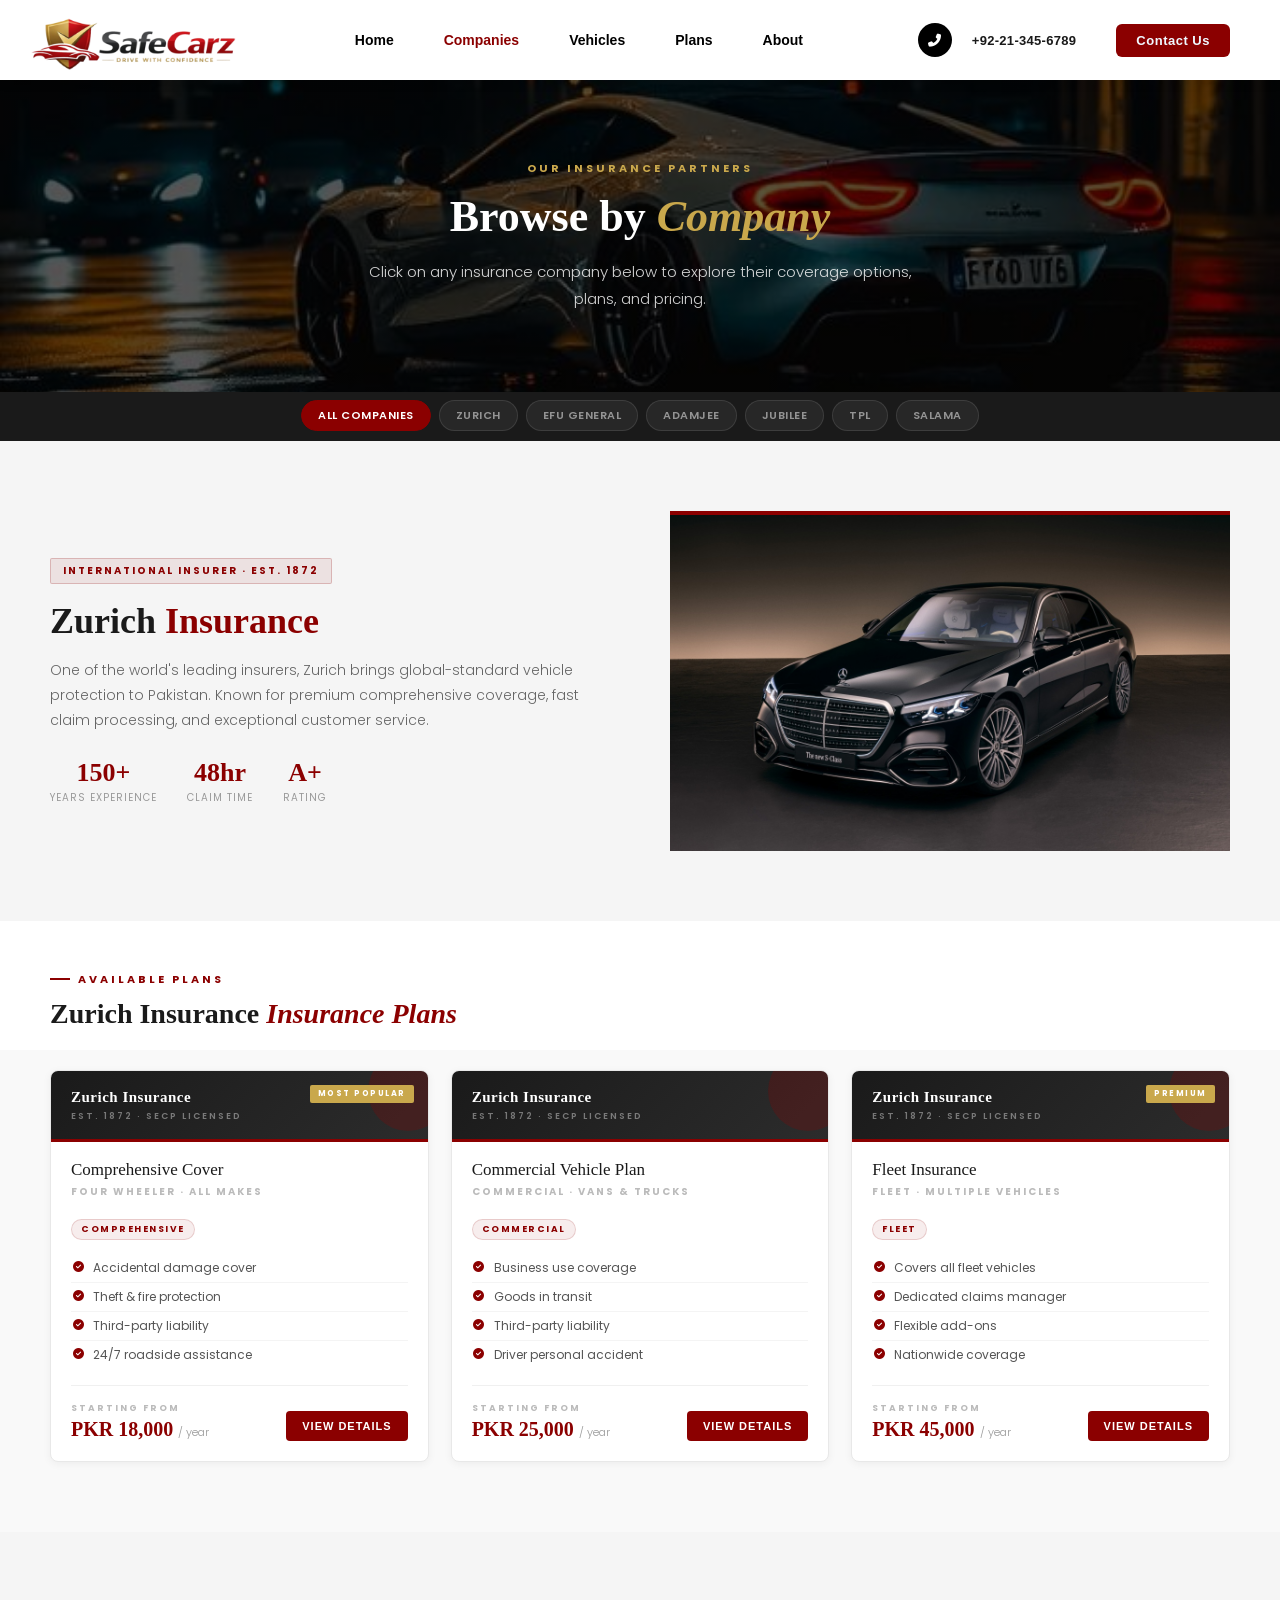
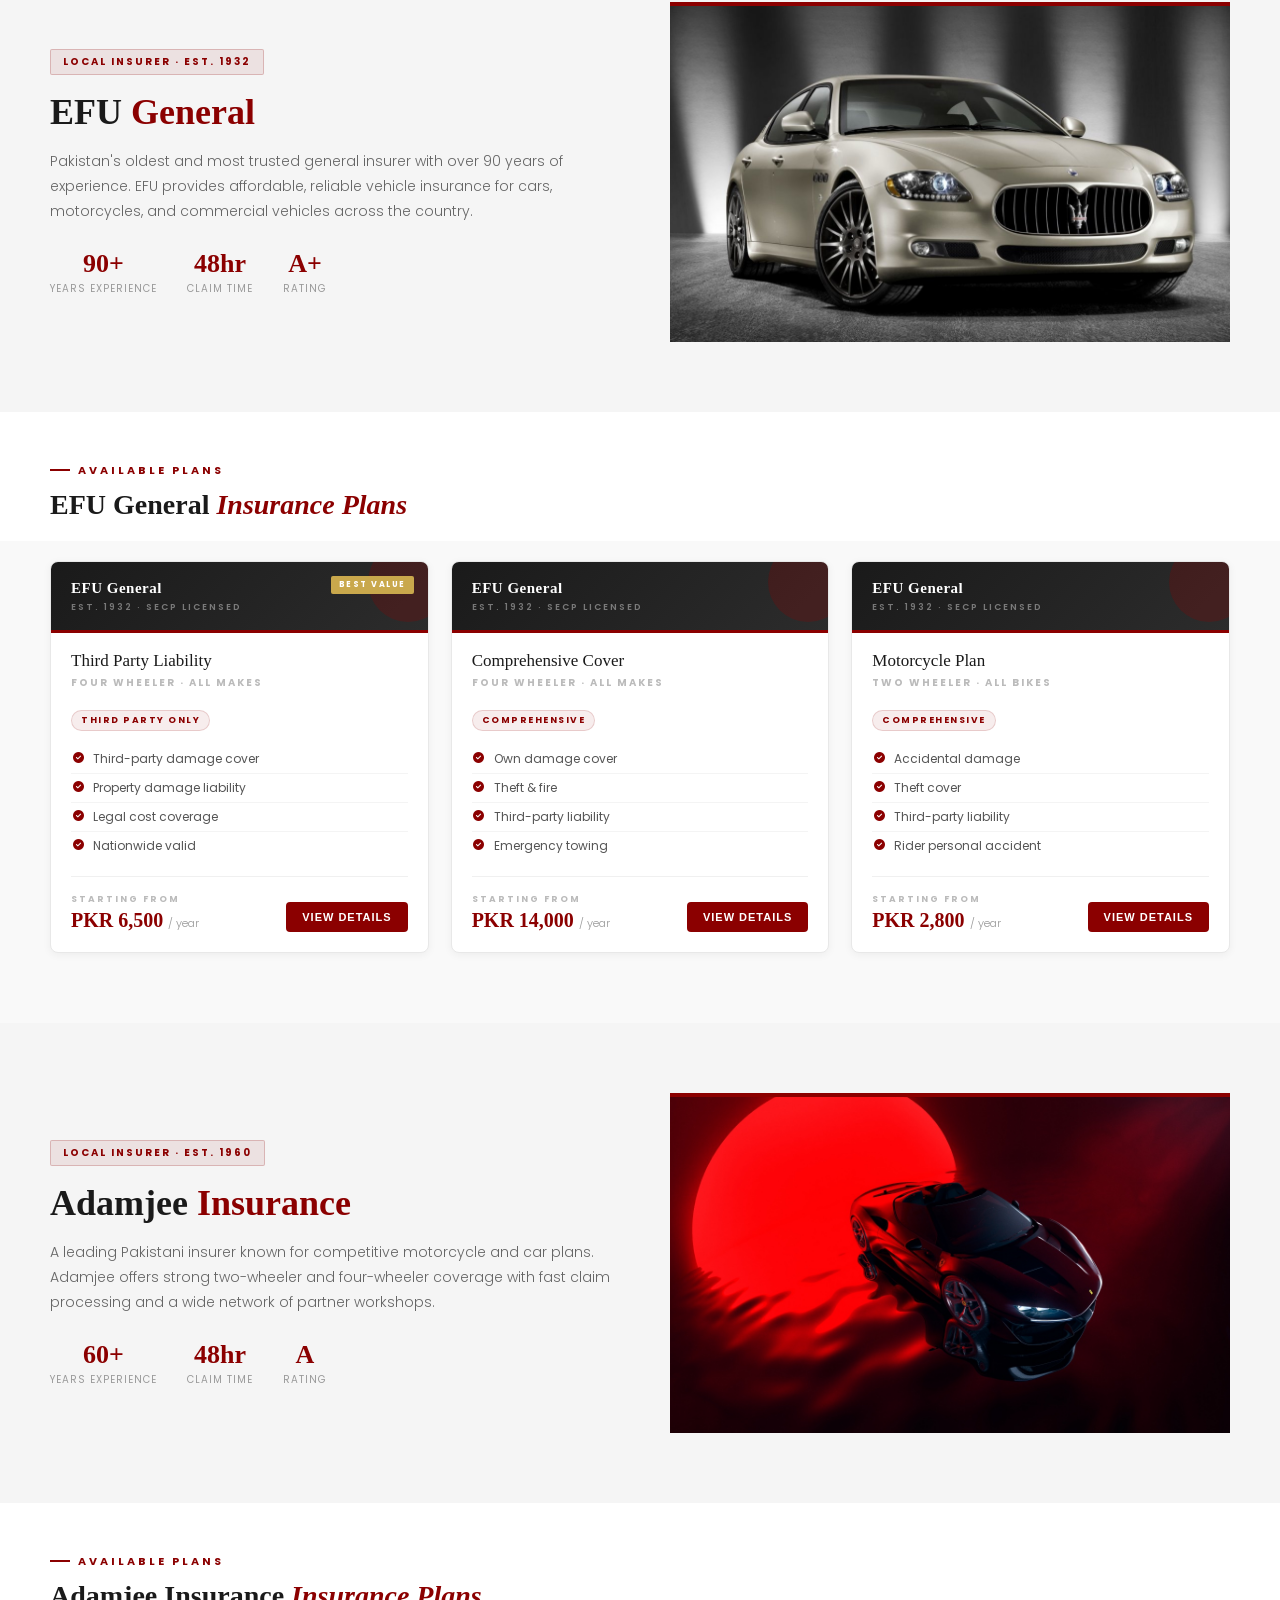
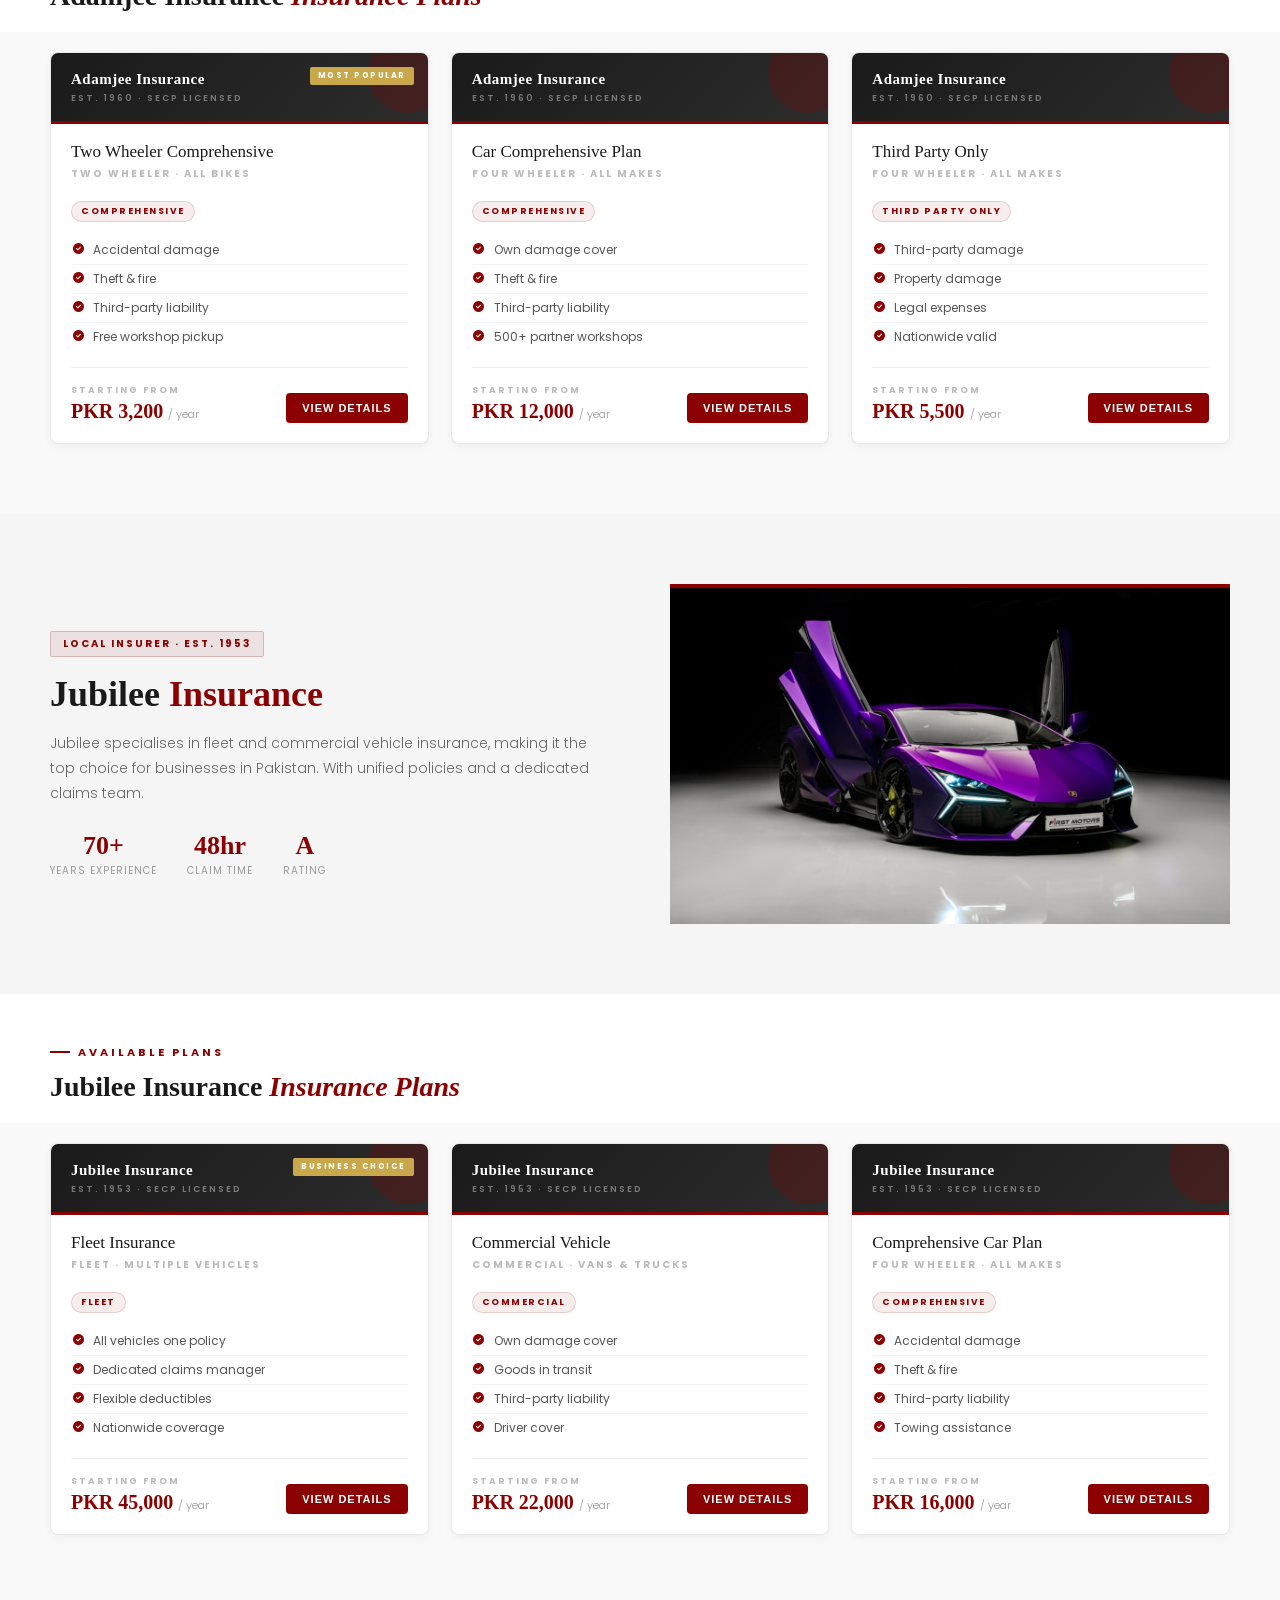
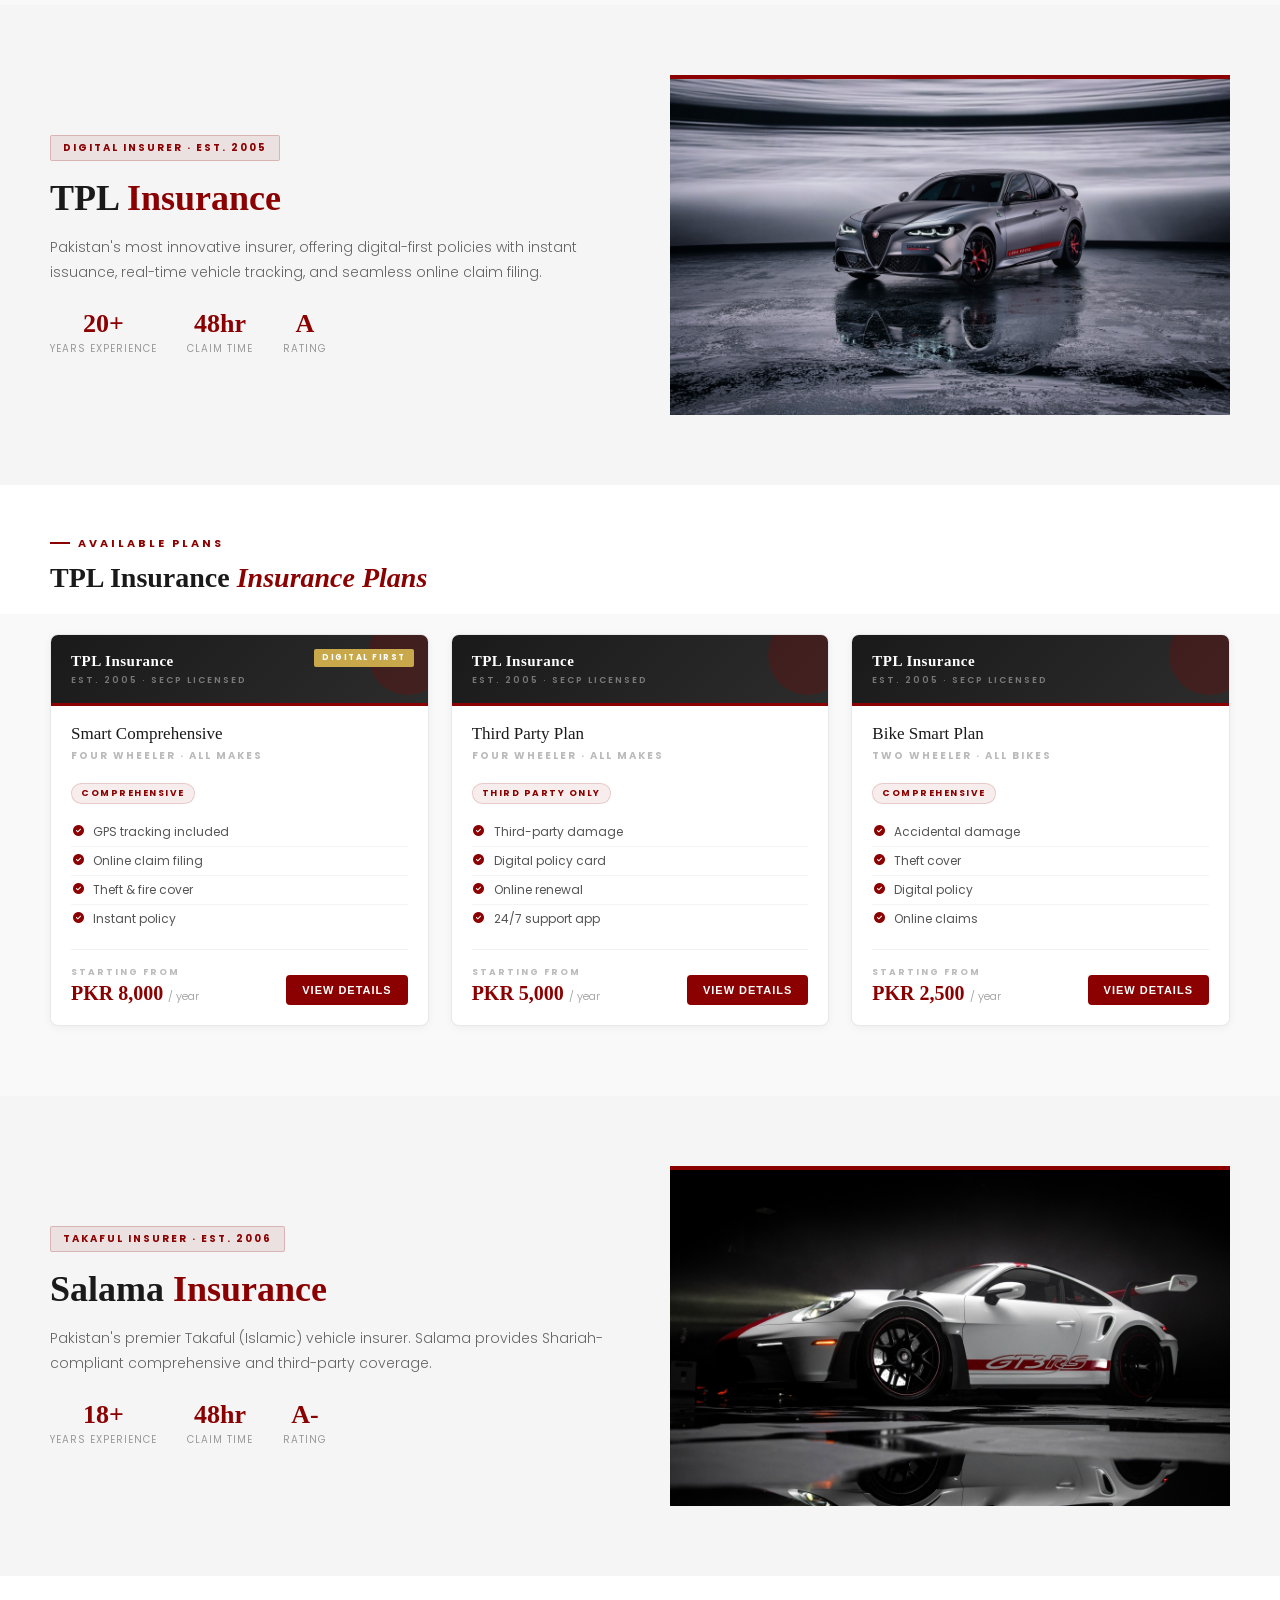
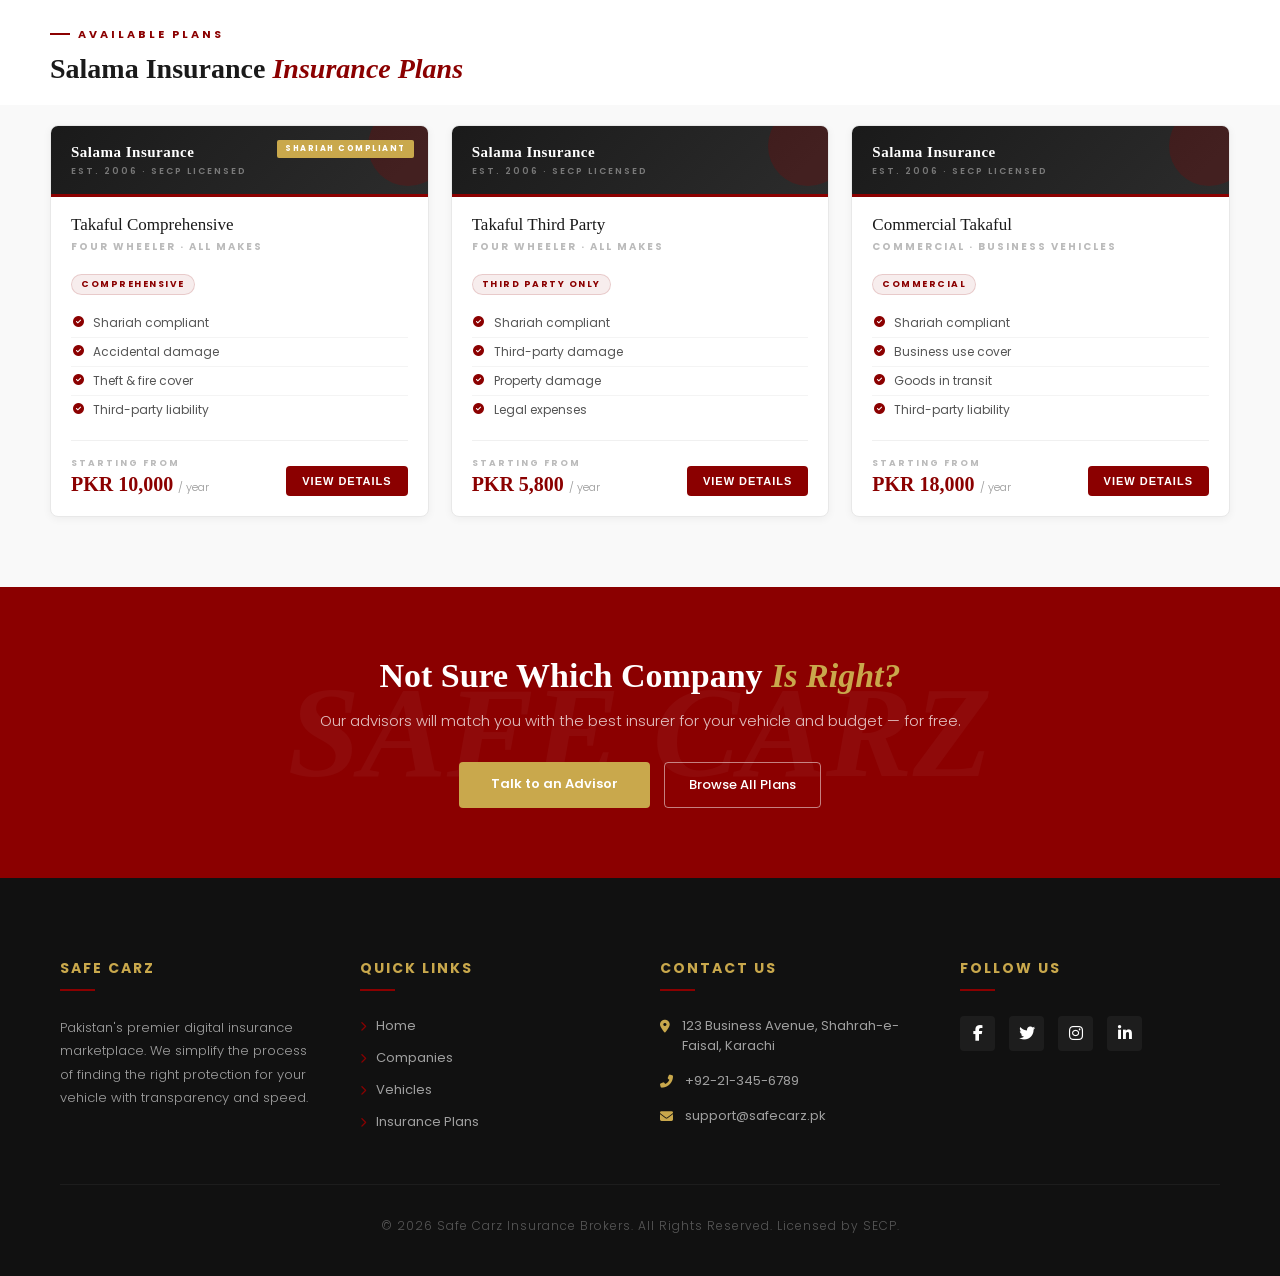
<file: companies.html>
<!DOCTYPE html>
<html lang="en">

<head>
    <meta charset="UTF-8" />
    <meta name="viewport" content="width=device-width, initial-scale=1.0" />
    <title>SafeCarz - Companies</title>
    <link href="https://fonts.googleapis.com/css2?family=Poppins:wght@300;400;600;700&display=swap" rel="stylesheet">
    <link rel="stylesheet" href="https://cdnjs.cloudflare.com/ajax/libs/font-awesome/6.5.1/css/all.min.css">
    <link rel="stylesheet" href="Style/Global.css">
    <link rel="stylesheet" href="Style/Companies.css">
</head>
<body>
    <nav class="d-flex align-items-center justify-content-between flex-row">
        <div class="nav-logo">
            <img src="Assets/Safe Carz.png" alt="Safe Carz Logo">
        </div>
        <div class="navlinks d-flex gap-5">
            <a href="index.html">Home</a>
            <a href="companies.html" style="color: #8B0000;">Companies</a>
            <a href="Vehicles.html">Vehicles</a>
            <a href="Plans.html">Plans</a>
            <a href="About.html">About</a>
        </div>
        <div class="nav-right">
            <div class="nphone-icon"><i class="fas fa-phone-alt"></i></div>
            <div class="number">+92-21-345-6789</div>
            <a href="Contact.html"><button class="navbutton">Contact Us</button></a>
        </div>
        <button class="hamburger" aria-label="Toggle menu">
            <span></span><span></span><span></span>
        </button>
    </nav>

    <section class="page-hero">
        <div class="tag">Our Insurance Partners</div>
        <h1>Browse by <em>Company</em></h1>
        <p>Click on any insurance company below to explore their coverage options, plans, and pricing.</p>
    </section>

    <div class="filter-bar">
        <div class="filter-row-company">
            <button class="company-btn active" data-company="all">All Companies</button>
            <button class="company-btn" data-company="zurich">Zurich</button>
            <button class="company-btn" data-company="efu">EFU General</button>
            <button class="company-btn" data-company="adamjee">Adamjee</button>
            <button class="company-btn" data-company="jubilee">Jubilee</button>
            <button class="company-btn" data-company="tpl">TPL</button>
            <button class="company-btn" data-company="salama">Salama</button>
        </div>
    </div>

    <div id="companies-render-container"></div>

    <section class="cta-section">
        <h2>Not Sure Which Company <em>Is Right?</em></h2>
        <p>Our advisors will match you with the best insurer for your vehicle and budget — for free.</p>
        <div class="cta-btns">
            <a href="About.html" class="btn-gold">Talk to an Advisor</a>
            <a href="Plans.html" class="btn-white-outline">Browse All Plans</a>
        </div>
    </section>

    <footer class="sc-footer">
        <div class="container" style="max-width: 1200px; margin: 0 auto; padding: 0 20px;">
            <div class="footer-grid" style="display: grid; grid-template-columns: repeat(auto-fit, minmax(200px, 1fr)); gap: 40px;">
                <div class="footer-col">
                    <h4 class="sc-footer-heading">Safe Carz</h4>
                    <p class="sc-footer-text">Pakistan's premier digital insurance marketplace. We simplify the process of finding the right protection for your vehicle with transparency and speed.</p>
                </div>
                <div class="footer-col">
                    <h4 class="sc-footer-heading">Quick Links</h4>
                    <ul class="sc-footer-links">
                        <li><a href="index.html"><i class="fas fa-chevron-right"></i> Home</a></li>
                        <li><a href="Companies.html"><i class="fas fa-chevron-right"></i> Companies</a></li>
                        <li><a href="Vehicles.html"><i class="fas fa-chevron-right"></i> Vehicles</a></li>
                        <li><a href="Plans.html"><i class="fas fa-chevron-right"></i> Insurance Plans</a></li>
                    </ul>
                </div>
                <div class="footer-col">
                    <h4 class="sc-footer-heading">Contact Us</h4>
                    <div class="sc-footer-contact-item">
                        <i class="fas fa-map-marker-alt"></i>
                        <span>123 Business Avenue, Shahrah-e-Faisal, Karachi</span>
                    </div>
                    <div class="sc-footer-contact-item">
                        <i class="fas fa-phone-alt"></i>
                        <a href="tel:+92213456789">+92-21-345-6789</a>
                    </div>
                    <div class="sc-footer-contact-item">
                        <i class="fas fa-envelope"></i>
                        <a href="mailto:support@safecarz.pk">support@safecarz.pk</a>
                    </div>
                </div>
                <div class="footer-col">
                    <h4 class="sc-footer-heading">Follow Us</h4>
                    <div class="sc-social-icons">
                        <a href="#"><i class="fab fa-facebook-f"></i></a>
                        <a href="#"><i class="fab fa-twitter"></i></a>
                        <a href="#"><i class="fab fa-instagram"></i></a>
                        <a href="#"><i class="fab fa-linkedin-in"></i></a>
                    </div>
                </div>
            </div>
            <div class="sc-footer-hr"></div>
            <p class="sc-footer-bottom">&copy; 2026 Safe Carz Insurance Brokers. All Rights Reserved. Licensed by SECP.</p>
        </div>
    </footer>

    <div id="modal-overlay"></div>

    <div id="plan-modal" role="dialog" aria-modal="true">
        <div class="modal-header">
            <div class="modal-header-top">
                <div>
                    <div class="modal-company-label" id="modal-company-name"></div>
                    <h2 class="modal-plan-title" id="modal-plan-name"></h2>
                    <div class="modal-header-meta">
                        <span class="modal-type-tag" id="modal-plan-type"></span>
                        <span class="modal-price-tag" id="modal-plan-price"></span>
                    </div>
                </div>
                <button class="modal-close-btn" onclick="closePlanModal()"><i class="fas fa-times"></i></button>
            </div>
        </div>
        <div class="modal-quick-stats">
            <div class="modal-stat">
                <div class="modal-stat-label">Policy Validity</div>
                <div class="modal-stat-value" id="modal-validity"></div>
            </div>
            <div class="modal-stat">
                <div class="modal-stat-label">Excess / Deductible</div>
                <div class="modal-stat-value" id="modal-excess"></div>
            </div>
            <div class="modal-stat">
                <div class="modal-stat-label">Partner Workshops</div>
                <div class="modal-stat-value" id="modal-workshops"></div>
            </div>
        </div>
        <div class="modal-tabs">
            <button class="modal-tab-btn active" data-tab="coverage" onclick="switchTab('coverage')">Coverage</button>
            <button class="modal-tab-btn" data-tab="exclusions" onclick="switchTab('exclusions')">Exclusions</button>
            <button class="modal-tab-btn" data-tab="claims" onclick="switchTab('claims')">Claim Process</button>
            <button class="modal-tab-btn" data-tab="documents" onclick="switchTab('documents')">Documents</button>
        </div>
        <div class="modal-body">
            <div class="modal-tab-content active" id="tab-coverage">
                <div class="modal-section-title">What's Covered</div>
                <ul class="modal-list" id="modal-coverage-list"></ul>
            </div>
            <div class="modal-tab-content" id="tab-exclusions">
                <div class="modal-section-title">What's Not Covered</div>
                <ul class="modal-list" id="modal-exclusions-list"></ul>
            </div>
            <div class="modal-tab-content" id="tab-claims">
                <div class="modal-section-title">How to File a Claim</div>
                <ul class="modal-steps" id="modal-claim-list"></ul>
            </div>
            <div class="modal-tab-content" id="tab-documents">
                <div class="modal-section-title">Required Documents</div>
                <ul class="modal-list" id="modal-docs-list"></ul>
            </div>
        </div>
    </div>

    <script src="Scripts/Companies.js"></script>
</body>

</html>
</file>
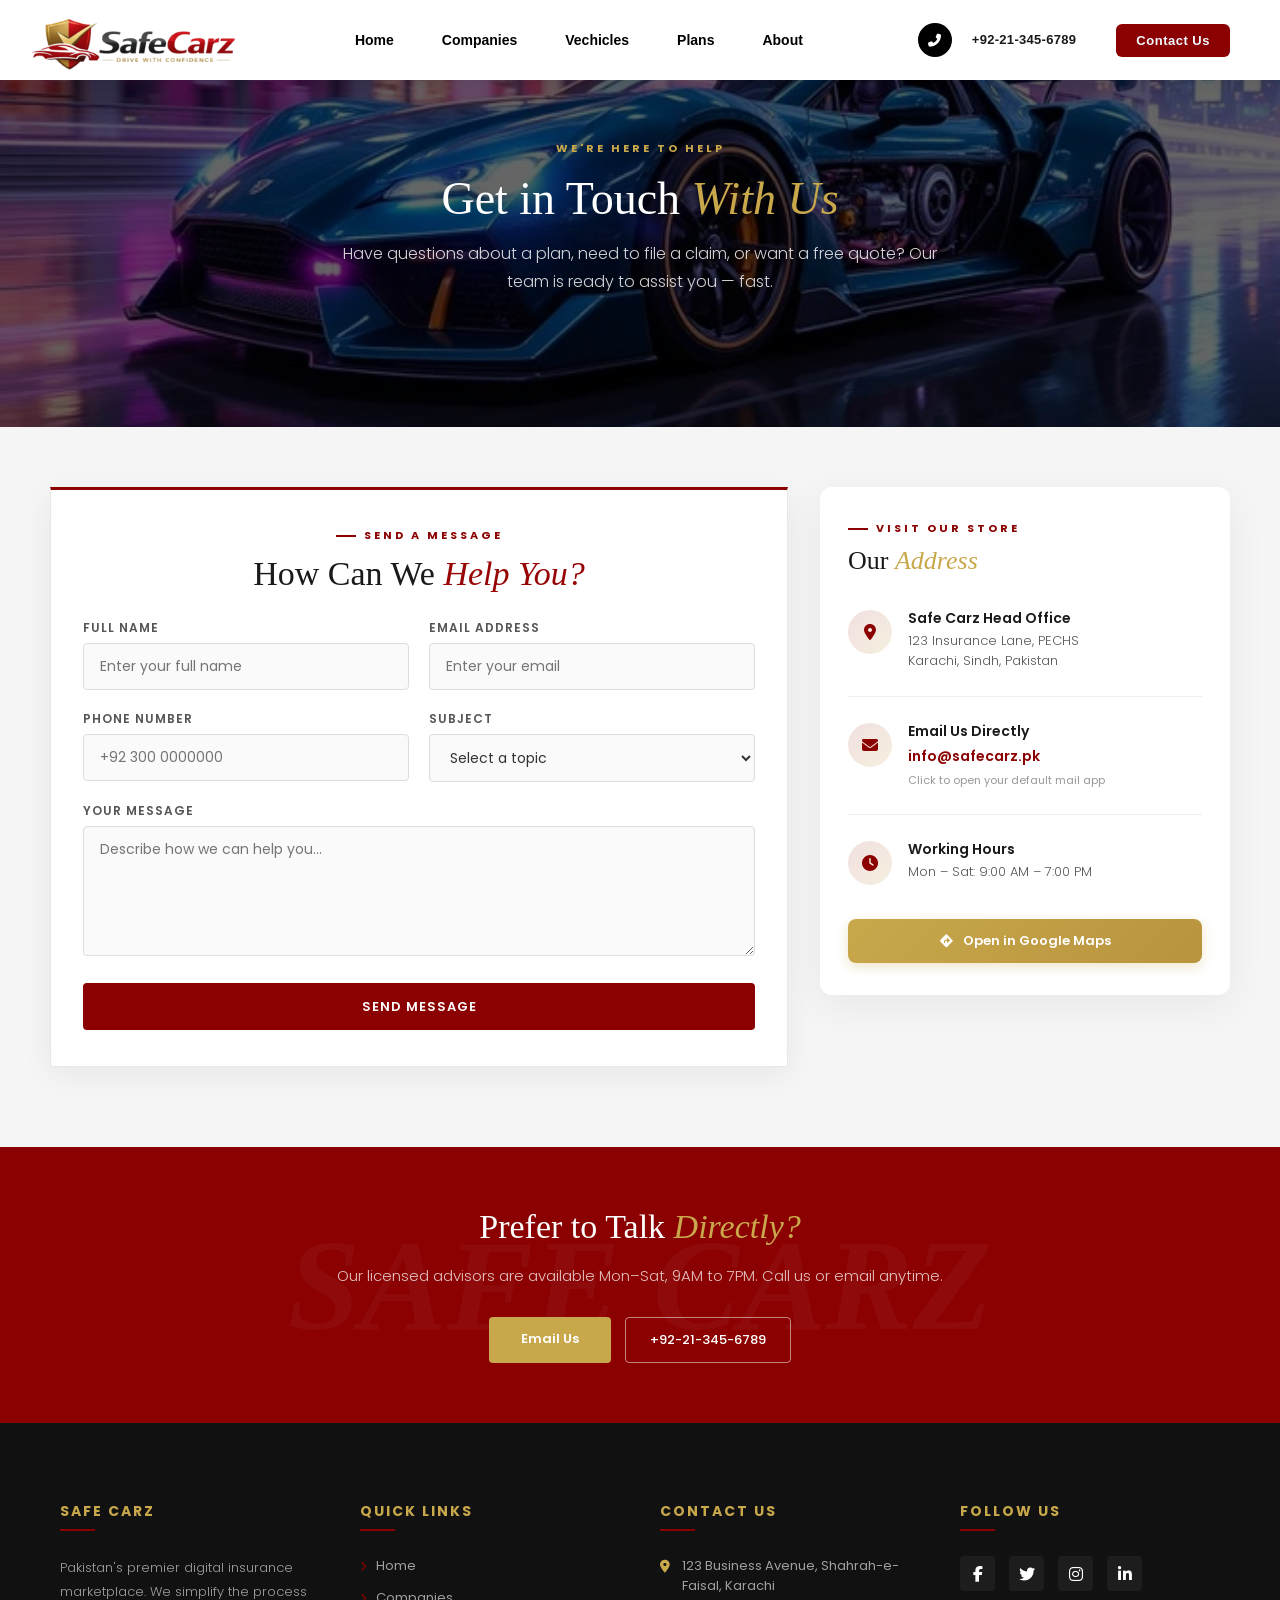
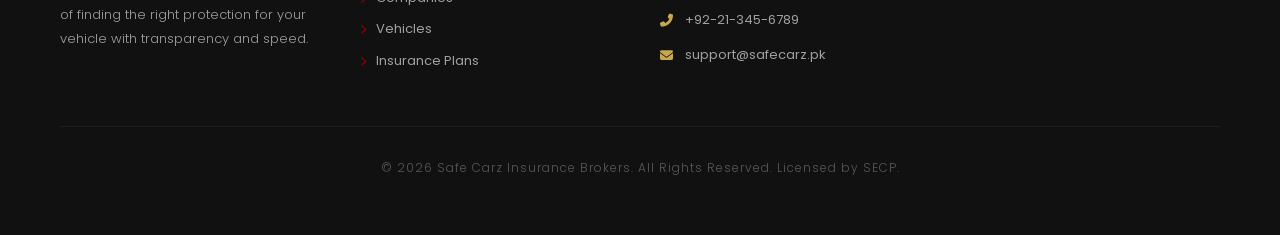
<file: Contact.html>
<!DOCTYPE html>
<html lang="en">
<head>
  <meta charset="UTF-8">
  <meta name="viewport" content="width=device-width, initial-scale=1.0">
  <title>Safe Carz - Contact Us</title>
  <link href="https://fonts.googleapis.com/css2?family=Poppins:wght@300;400;600;700&display=swap" rel="stylesheet">
  <link href="https://cdn.jsdelivr.net/npm/bootstrap@5.3.3/dist/css/bootstrap.min.css" rel="stylesheet">
  <link rel="stylesheet" href="https://cdnjs.cloudflare.com/ajax/libs/font-awesome/6.5.1/css/all.min.css">
  <link rel="stylesheet" href="Style/Contact.css">
  <link rel="stylesheet" href="Style/Global.css">
</head>
<body>
    <!-- Navbar -->
    <nav class="d-flex align-items-center justify-content-between flex-row">
        <div class="nav-logo">
            <img src="Assets/Safe Carz.png" alt="Safe Carz Logo">
        </div>
        <div class="navlinks d-flex gap-5">
          <a href="index.html" >Home</a>
          <a href="companies.html">Companies</a>
          <a href="Vehicles.html">Vechicles</a>
          <a href="Plans.html">Plans</a>
          <a href="About.html">About</a>
        </div>
        <div class="nav-right">
          <div class="nphone-icon">
            <i class="fas fa-phone-alt"></i>
          </div>
          <div class="number">+92-21-345-6789</div>
            <a href="Contact.html"><button class="navbutton">Contact Us</button></a>
          </div>

          
        <button class="hamburger" aria-label="Toggle menu">
  <span></span><span></span><span></span>
</button>
      </nav>
  <!-- HERO SECTION -->
  <section class="page-hero">
    <div class="tag">We're Here to Help</div>
    <h1>Get in Touch <em>With Us</em></h1>
    <p>Have questions about a plan, need to file a claim, or want a free quote? Our team is ready to assist you — fast.</p>
  </section>

<section class="form-section">
  <div class="contact-container fade">
    
    <!-- LEFT: Contact Form -->
    <div class="form-wrapper">
      <p class="label" style="justify-content:center; margin-bottom:8px;">Send a Message</p>
      <h2 style="text-align:center; margin-bottom:24px;">How Can We <em>Help You?</em></h2>
      <form id="contactForm">
        <div class="form-row">
          <div>
            <label for="name">Full Name</label>
            <input type="text" id="name" placeholder="Enter your full name" >
          </div>
          <div>
            <label for="email">Email Address</label>
            <input type="email" id="email" placeholder="Enter your email" >
          </div>
        </div>
        <div class="form-row">
          <div>
            <label for="phone">Phone Number</label>
            <input type="tel" id="phone" placeholder="+92 300 0000000">
          </div>
          <div>
            <label for="subject">Subject</label>
            <select id="subject">
              <option value="">Select a topic</option>
              <option>Get a Quote</option>
              <option>File a Claim</option>
              <option>Plan Inquiry</option>
              <option>General Question</option>
            </select>
          </div>
        </div>
        <label for="message">Your Message</label>
        <textarea id="message" placeholder="Describe how we can help you..."></textarea>
        <button type="submit" class="btn-submit">Send Message</button>
        <div class="alert-box alert-success" id="successAlert">✅ Thank you! Your message has been sent. We'll get back to you shortly.</div>
        <div class="alert-box alert-danger" id="errorAlert">⚠️ Please fill out all required fields.</div>
      </form>
    </div>

    <!-- RIGHT: Address & Mail (Creative Sidebar) -->
    <div class="contact-sidebar">
      <div class="sidebar-header">
        <p class="label">Visit Our Store</p>
        <h2>Our <em>Address</em></h2>
      </div>
      
      <div class="info-row">
        <div class="icon-box"><i class="fas fa-map-marker-alt"></i></div>
        <div class="info-text">
          <h4>Safe Carz Head Office</h4>
          <p>123 Insurance Lane, PECHS<br>Karachi, Sindh, Pakistan</p>
        </div>
      </div>

      <div class="divider"></div>

      <div class="info-row">
        <div class="icon-box"><i class="fas fa-envelope"></i></div>
        <div class="info-text">
          <h4>Email Us Directly</h4>
          <a href="mailto:info@safecarz.pk" class="mail-link">info@safecarz.pk</a>
          <span class="mail-hint">Click to open your default mail app</span>
        </div>
      </div>

      <div class="divider"></div>

      <div class="info-row">
        <div class="icon-box"><i class="fas fa-clock"></i></div>
        <div class="info-text">
          <h4>Working Hours</h4>
          <p>Mon – Sat: 9:00 AM – 7:00 PM</p>
        </div>
      </div>

      <a href="https://www.google.com/maps/search/?api=1&query=123+Insurance+Lane+PECHS+Karachi" 
         target="_blank" 
         class="btn-directions">
        <i class="fas fa-directions"></i> Open in Google Maps
      </a>
    </div>

  </div>
</section>

  <!-- CTA STRIP -->
  <section class="contact-cta">
    <h2 class="fade">Prefer to Talk <em>Directly?</em></h2>
    <p class="fade">Our licensed advisors are available Mon–Sat, 9AM to 7PM. Call us or email anytime.</p>
    <div class="cta-btns fade">
      <a href="mailto:info@drivora.pk" class="btn-gold">Email Us</a>
      <a href="tel:+922134567890" class="btn-white-outline">+92-21-345-6789</a>
    </div>
  </section>

  <!-- FOOTER -->
 <footer class="sc-footer">
    <div class="container" style="max-width: 1200px; margin: 0 auto; padding: 0 20px;">
        <div class="footer-grid" style="display: grid; grid-template-columns: repeat(auto-fit, minmax(200px, 1fr)); gap: 40px;">
            
            <div class="footer-col">
                <h4 class="sc-footer-heading">Safe Carz</h4>
                <p class="sc-footer-text">
                    Pakistan's premier digital insurance marketplace. We simplify the process of finding the right protection for your vehicle with transparency and speed.
                </p>
            </div>

            <div class="footer-col">
                <h4 class="sc-footer-heading">Quick Links</h4>
                <ul class="sc-footer-links">
                    <li><a href="index.html"><i class="fas fa-chevron-right"></i> Home</a></li>
                    <li><a href="Companies.html"><i class="fas fa-chevron-right"></i> Companies</a></li>
                    <li><a href="Vehicles.html"><i class="fas fa-chevron-right"></i> Vehicles</a></li>
                    <li><a href="Plans.html"><i class="fas fa-chevron-right"></i> Insurance Plans</a></li>
                </ul>
            </div>

            <div class="footer-col">
                <h4 class="sc-footer-heading">Contact Us</h4>
                <div class="sc-footer-contact-item">
                    <i class="fas fa-map-marker-alt"></i>
                    <span>123 Business Avenue, Shahrah-e-Faisal, Karachi</span>
                </div>
                <div class="sc-footer-contact-item">
                    <i class="fas fa-phone-alt"></i>
                    <a href="tel:+92213456789">+92-21-345-6789</a>
                </div>
                <div class="sc-footer-contact-item">
                    <i class="fas fa-envelope"></i>
                    <a href="mailto:support@safecarz.pk">support@safecarz.pk</a>
                </div>
            </div>

            <div class="footer-col">
                <h4 class="sc-footer-heading">Follow Us</h4>
                <div class="sc-social-icons">
                    <a href="#"><i class="fab fa-facebook-f"></i></a>
                    <a href="#"><i class="fab fa-twitter"></i></a>
                    <a href="#"><i class="fab fa-instagram"></i></a>
                    <a href="#"><i class="fab fa-linkedin-in"></i></a>
                </div>
            </div>
        </div>

        <div class="sc-footer-hr"></div>
        <p class="sc-footer-bottom">&copy; 2026 Safe Carz Insurance Brokers. All Rights Reserved. Licensed by SECP.</p>
    </div>
 </footer>

  <script src="Scripts/Contact.js"></script>
</body>
</html>
</file>
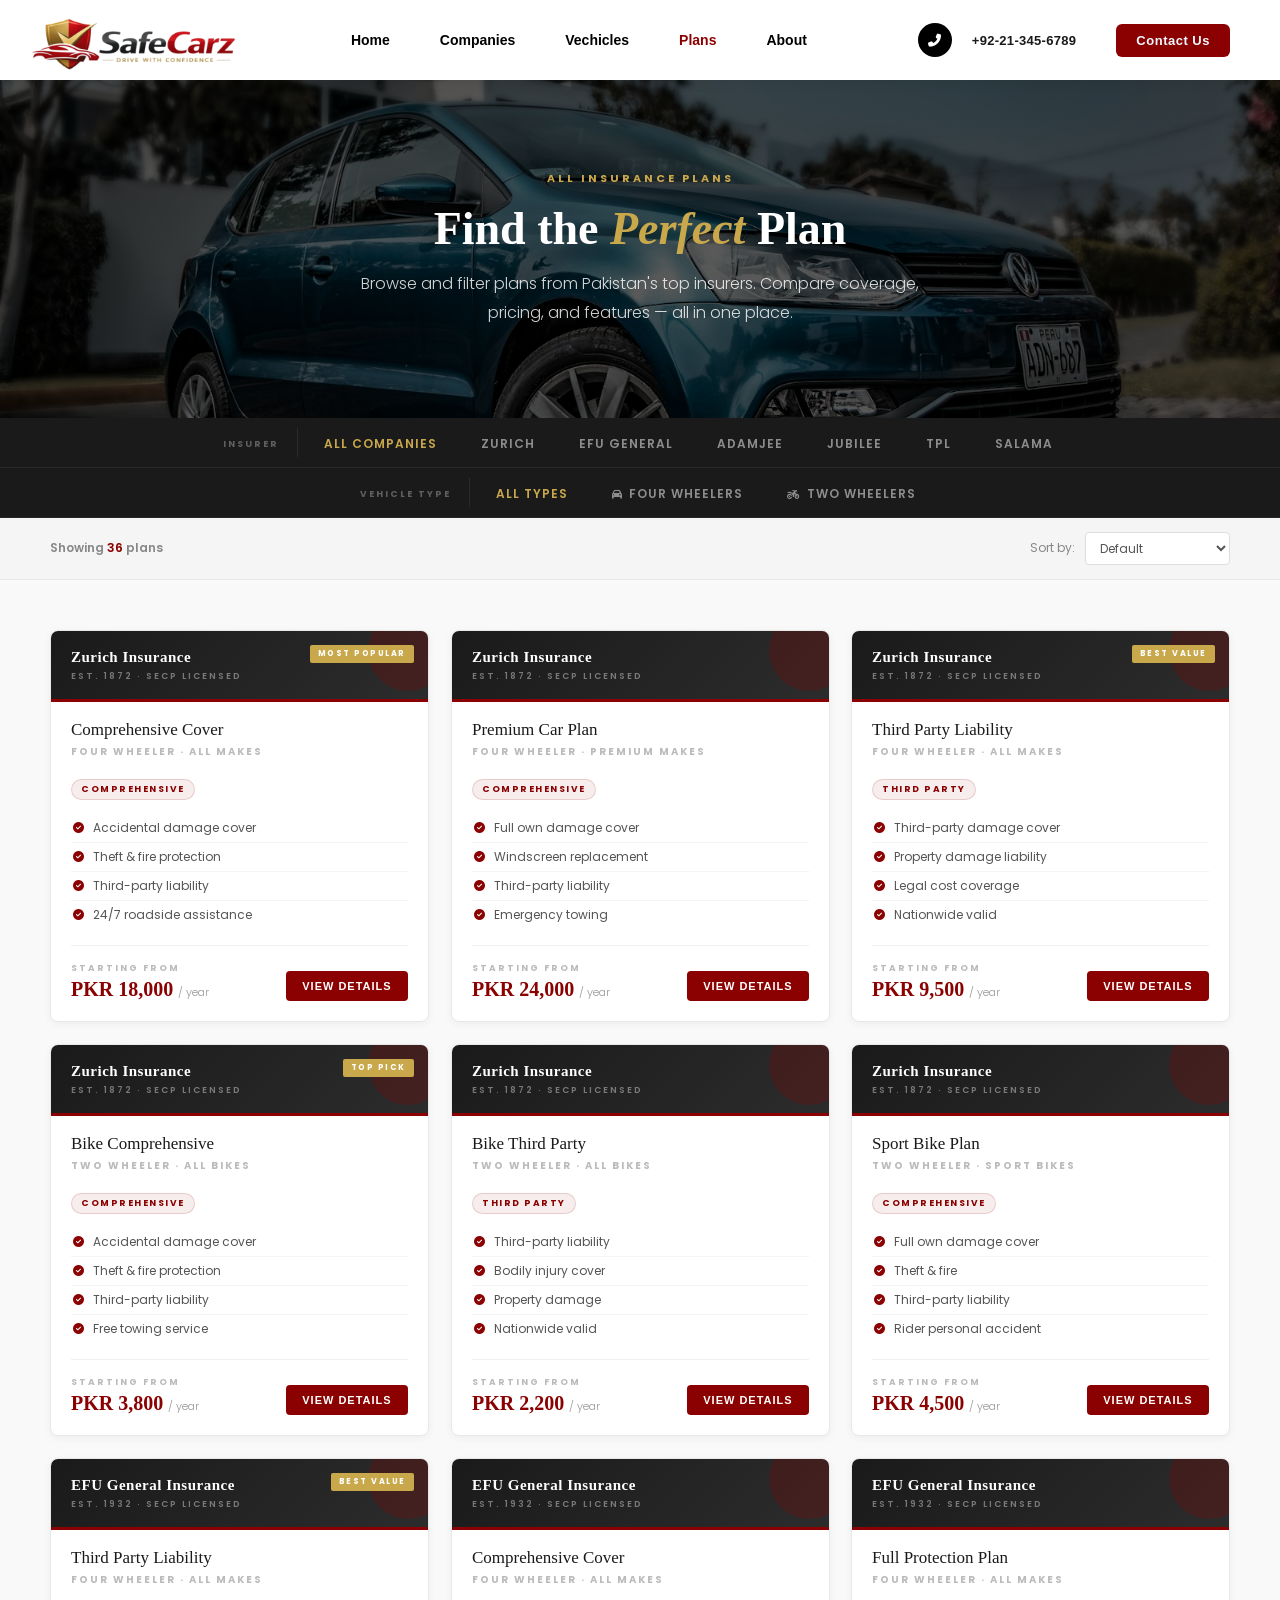
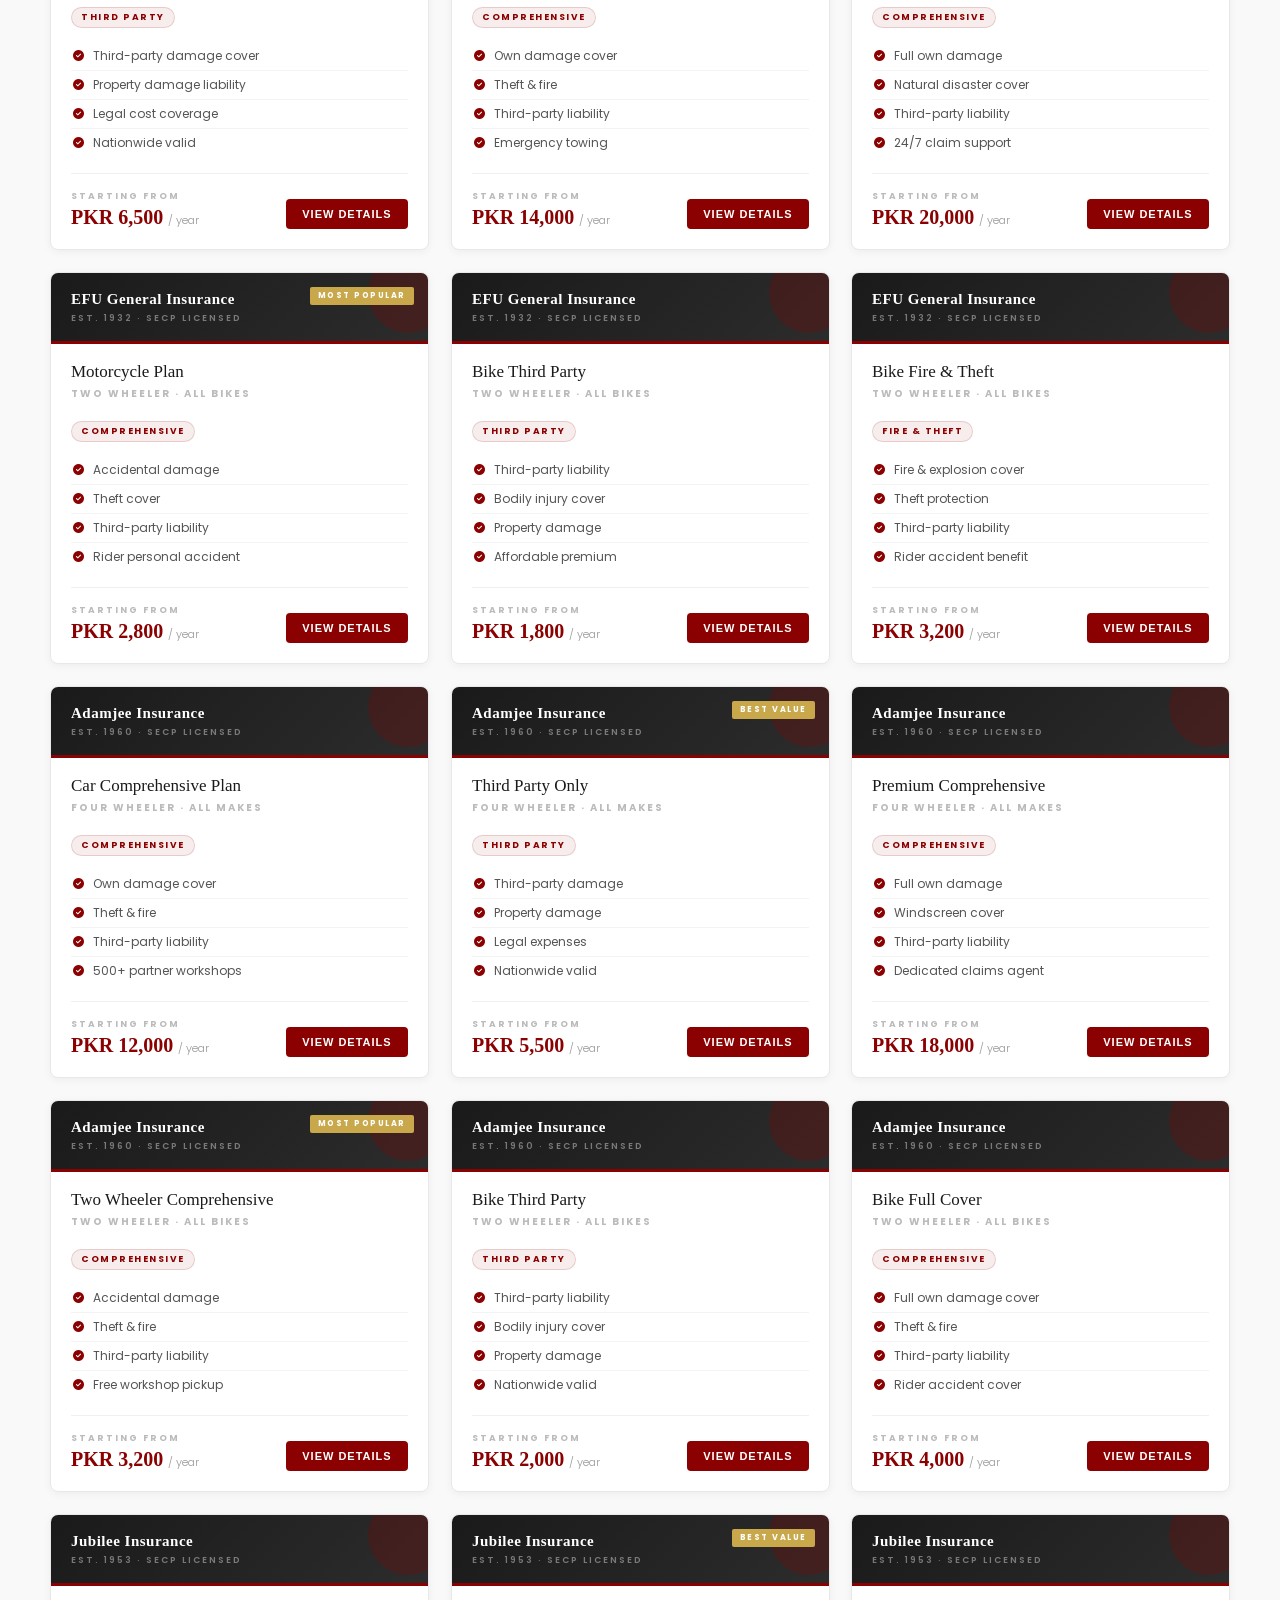
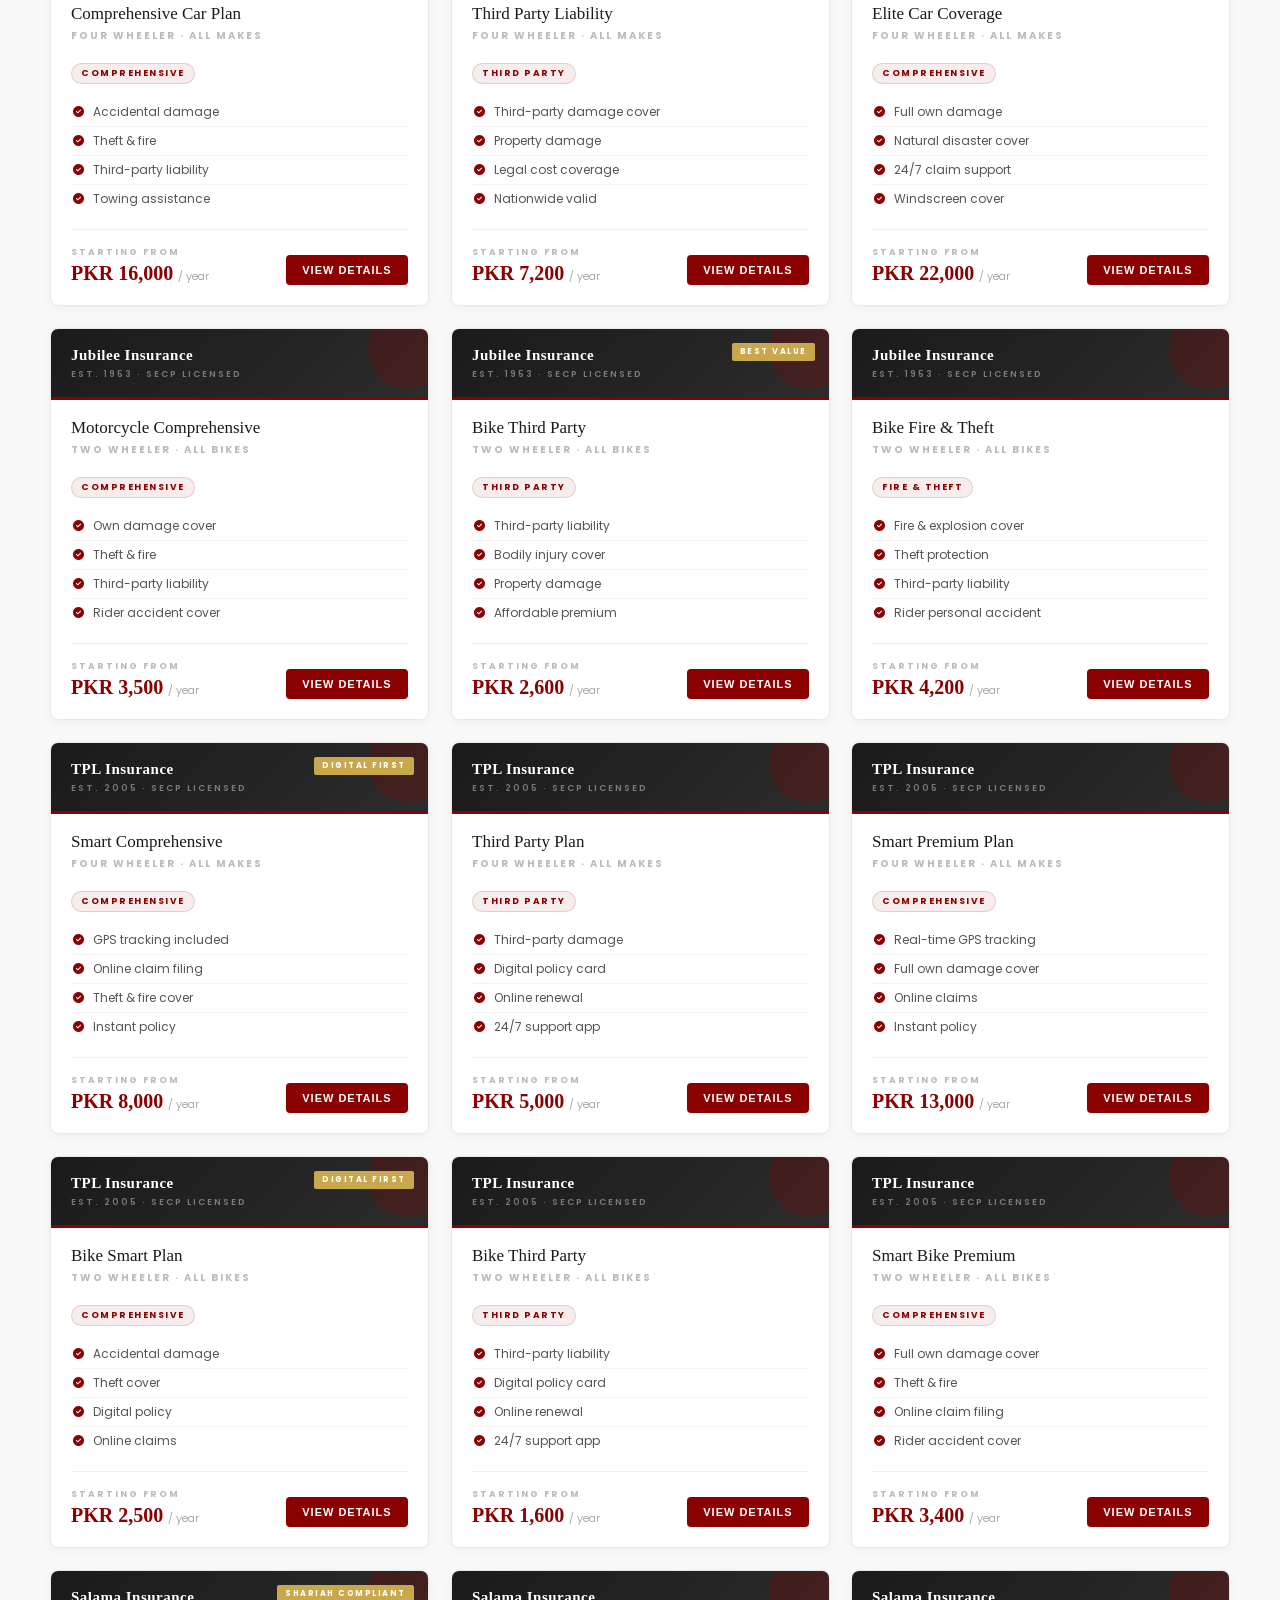
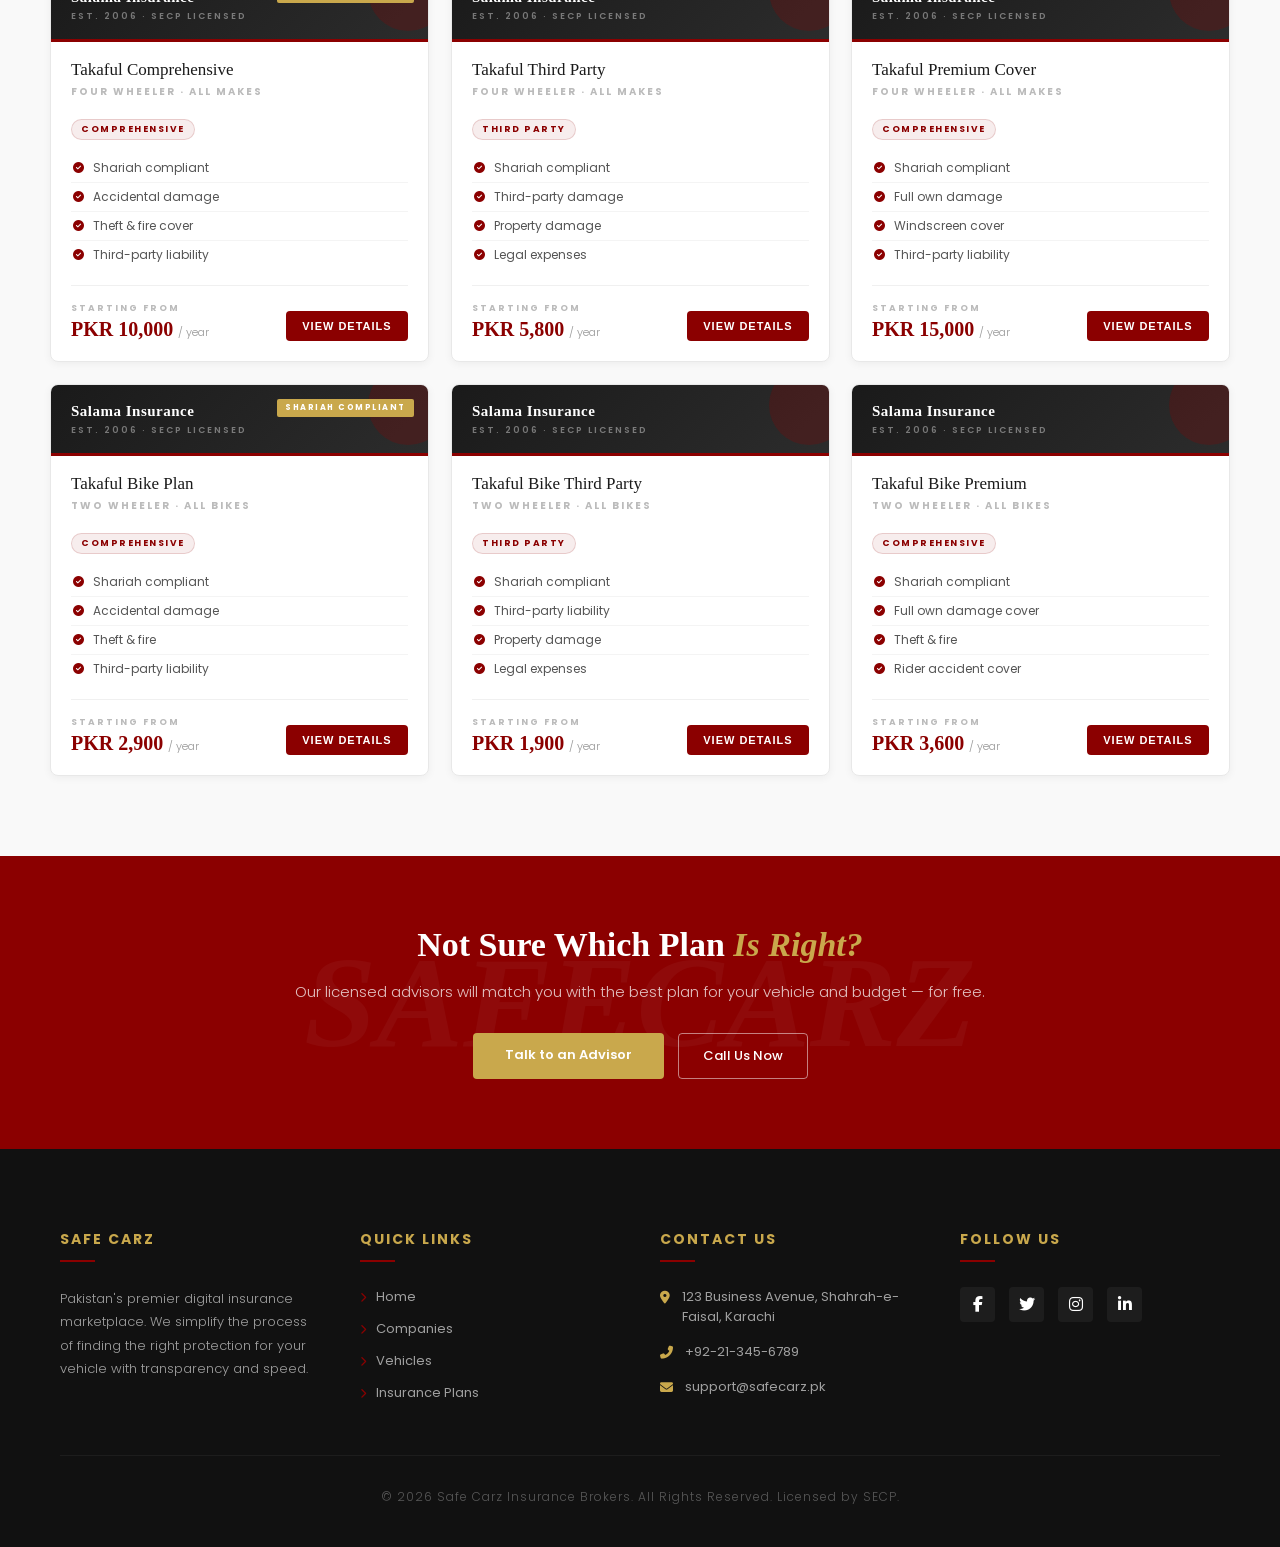
<file: Plans.html>
<!DOCTYPE html>
<html lang="en">

<head>
  <meta charset="UTF-8" />
  <meta name="viewport" content="width=device-width, initial-scale=1.0" />
  <title>Safe Carz - Insurance Plans</title>
  <link href="https://fonts.googleapis.com/css2?family=Poppins:wght@300;400;600;700&display=swap" rel="stylesheet">
  <link rel="stylesheet" href="https://cdnjs.cloudflare.com/ajax/libs/font-awesome/6.5.1/css/all.min.css">
  <link rel="stylesheet" href="Style/Global.css">
  <link rel="stylesheet" href="Style/Plans.css">
</head>

<body>
  <nav class="d-flex align-items-center justify-content-between flex-row">
    <div class="nav-logo">
      <img src="Assets/Safe Carz.png" alt="Safe Carz Logo">
    </div>
    <div class="navlinks d-flex gap-5">
      <a href="index.html">Home</a>
      <a href="companies.html">Companies</a>
      <a href="Vehicles.html">Vechicles</a>
      <a href="Plans.html" style="color: #8B0000;">Plans</a>
      <a href="About.html">About</a>
    </div>
    <div class="nav-right">
      <div class="nphone-icon"><i class="fas fa-phone-alt"></i></div>
      <div class="number">+92-21-345-6789</div>
      <a href="Contact.html"><button class="navbutton">Contact Us</button></a>
    </div>
    <button class="hamburger" aria-label="Toggle menu">
      <span></span><span></span><span></span>
    </button>
  </nav>

  <section class="page-hero">
    <div class="tag">All Insurance Plans</div>
    <h1>Find the <em>Perfect</em> Plan</h1>
    <p>Browse and filter plans from Pakistan's top insurers. Compare coverage, pricing, and features — all in one place.</p>
  </section>

  <div class="filter-bar">
    <div class="filter-row">
      <span class="filter-label">Insurer</span>
      <button class="tab-btn active" data-insurer="all">All Companies</button>
      <button class="tab-btn" data-insurer="zurich">Zurich</button>
      <button class="tab-btn" data-insurer="efu">EFU General</button>
      <button class="tab-btn" data-insurer="adamjee">Adamjee</button>
      <button class="tab-btn" data-insurer="jubilee">Jubilee</button>
      <button class="tab-btn" data-insurer="tpl">TPL</button>
      <button class="tab-btn" data-insurer="salama">Salama</button>
    </div>
    <div class="filter-row">
      <span class="filter-label">Vehicle Type</span>
      <button class="tab-btn active" data-type="all">All Types</button>
      <button class="tab-btn" data-type="four-wheeler"><i class="fas fa-car" style="margin-right:6px;font-size:10px;"></i>Four Wheelers</button>
      <button class="tab-btn" data-type="two-wheeler"><i class="fas fa-motorcycle" style="margin-right:6px;font-size:10px;"></i>Two Wheelers</button>
    </div>
  </div>

  <div class="results-bar">
    <div class="results-count">Showing <span id="visibleCount">36</span> plans</div>
    <div class="sort-wrapper">
      Sort by:
      <select id="sortSelect" onchange="sortPlans()">
        <option value="default">Default</option>
        <option value="price-asc">Price: Low to High</option>
        <option value="price-desc">Price: High to Low</option>
      </select>
    </div>
  </div>

  <section class="plans-section">
    <div class="plans-grid" id="plansGrid">
      <div class="no-results" id="noResults" style="display:none;">
        <div class="icon"><i class="fas fa-search"></i></div>
        <h4>No plans found</h4>
        <p>Try a different insurer or vehicle type filter.</p>
      </div>
    </div>
  </section>

  <section class="cta-section">
    <h2 class="fade">Not Sure Which Plan <em>Is Right?</em></h2>
    <p class="fade">Our licensed advisors will match you with the best plan for your vehicle and budget — for free.</p>
    <div class="cta-btns fade">
      <a href="Contact.html" class="btn-gold">Talk to an Advisor</a>
      <a href="Contact.html" class="btn-white-outline">Call Us Now</a>
    </div>
  </section>

  <footer class="sc-footer">
    <div class="container" style="max-width: 1200px; margin: 0 auto; padding: 0 20px;">
      <div class="footer-grid" style="display: grid; grid-template-columns: repeat(auto-fit, minmax(200px, 1fr)); gap: 40px;">
        <div class="footer-col">
          <h4 class="sc-footer-heading">Safe Carz</h4>
          <p class="sc-footer-text">Pakistan's premier digital insurance marketplace. We simplify the process of finding the right protection for your vehicle with transparency and speed.</p>
        </div>
        <div class="footer-col">
          <h4 class="sc-footer-heading">Quick Links</h4>
          <ul class="sc-footer-links">
            <li><a href="index.html"><i class="fas fa-chevron-right"></i> Home</a></li>
            <li><a href="companies.html"><i class="fas fa-chevron-right"></i> Companies</a></li>
            <li><a href="Vehicles.html"><i class="fas fa-chevron-right"></i> Vehicles</a></li>
            <li><a href="Plans.html"><i class="fas fa-chevron-right"></i> Insurance Plans</a></li>
          </ul>
        </div>
        <div class="footer-col">
          <h4 class="sc-footer-heading">Contact Us</h4>
          <div class="sc-footer-contact-item"><i class="fas fa-map-marker-alt"></i><span>123 Business Avenue, Shahrah-e-Faisal, Karachi</span></div>
          <div class="sc-footer-contact-item"><i class="fas fa-phone-alt"></i><a href="tel:+92213456789">+92-21-345-6789</a></div>
          <div class="sc-footer-contact-item"><i class="fas fa-envelope"></i><a href="mailto:support@safecarz.pk">support@safecarz.pk</a></div>
        </div>
        <div class="footer-col">
          <h4 class="sc-footer-heading">Follow Us</h4>
          <div class="sc-social-icons">
            <a href="#"><i class="fab fa-facebook-f"></i></a>
            <a href="#"><i class="fab fa-twitter"></i></a>
            <a href="#"><i class="fab fa-instagram"></i></a>
            <a href="#"><i class="fab fa-linkedin-in"></i></a>
          </div>
        </div>
      </div>
      <div class="sc-footer-hr"></div>
      <p class="sc-footer-bottom">&copy; 2026 Safe Carz Insurance Brokers. All Rights Reserved. Licensed by SECP.</p>
    </div>
  </footer>

  <div id="modal-overlay"></div>

  <div id="plan-modal" role="dialog" aria-modal="true">
    <div class="modal-header">
      <div class="modal-header-top">
        <div>
          <div class="modal-company-label" id="modal-company-name"></div>
          <h2 class="modal-plan-title" id="modal-plan-name"></h2>
          <div class="modal-plan-make" id="modal-plan-make"></div>
          <div class="modal-header-meta">
            <span class="modal-type-tag" id="modal-plan-type"></span>
            <span class="modal-price-tag" id="modal-plan-price"></span>
          </div>
        </div>
        <button class="modal-close-btn" onclick="closePlanModal()"><i class="fas fa-times"></i></button>
      </div>
    </div>
    <div class="modal-quick-stats">
      <div class="modal-stat">
        <div class="modal-stat-label">Policy Validity</div>
        <div class="modal-stat-value" id="modal-validity"></div>
      </div>
      <div class="modal-stat">
        <div class="modal-stat-label">Excess / Deductible</div>
        <div class="modal-stat-value" id="modal-excess"></div>
      </div>
      <div class="modal-stat">
        <div class="modal-stat-label">Partner Workshops</div>
        <div class="modal-stat-value" id="modal-workshops"></div>
      </div>
    </div>
    <div class="modal-tabs">
      <button class="modal-tab-btn active" data-tab="coverage" onclick="switchTab('coverage')">Coverage</button>
      <button class="modal-tab-btn" data-tab="exclusions" onclick="switchTab('exclusions')">Exclusions</button>
      <button class="modal-tab-btn" data-tab="claims" onclick="switchTab('claims')">Claim Process</button>
      <button class="modal-tab-btn" data-tab="documents" onclick="switchTab('documents')">Documents</button>
    </div>
    <div class="modal-body">
      <div class="modal-tab-content active" id="tab-coverage">
        <div class="modal-section-title">What's Covered</div>
        <ul class="modal-list" id="modal-coverage-list"></ul>
      </div>
      <div class="modal-tab-content" id="tab-exclusions">
        <div class="modal-section-title">What's Not Covered</div>
        <ul class="modal-list" id="modal-exclusions-list"></ul>
      </div>
      <div class="modal-tab-content" id="tab-claims">
        <div class="modal-section-title">How to File a Claim</div>
        <ul class="modal-steps" id="modal-claim-list"></ul>
      </div>
      <div class="modal-tab-content" id="tab-documents">
        <div class="modal-section-title">Required Documents</div>
        <ul class="modal-list" id="modal-docs-list"></ul>
      </div>
    </div>
  </div>

  <script src="Scripts/Plans.js"></script>
</body>
</html>
</file>
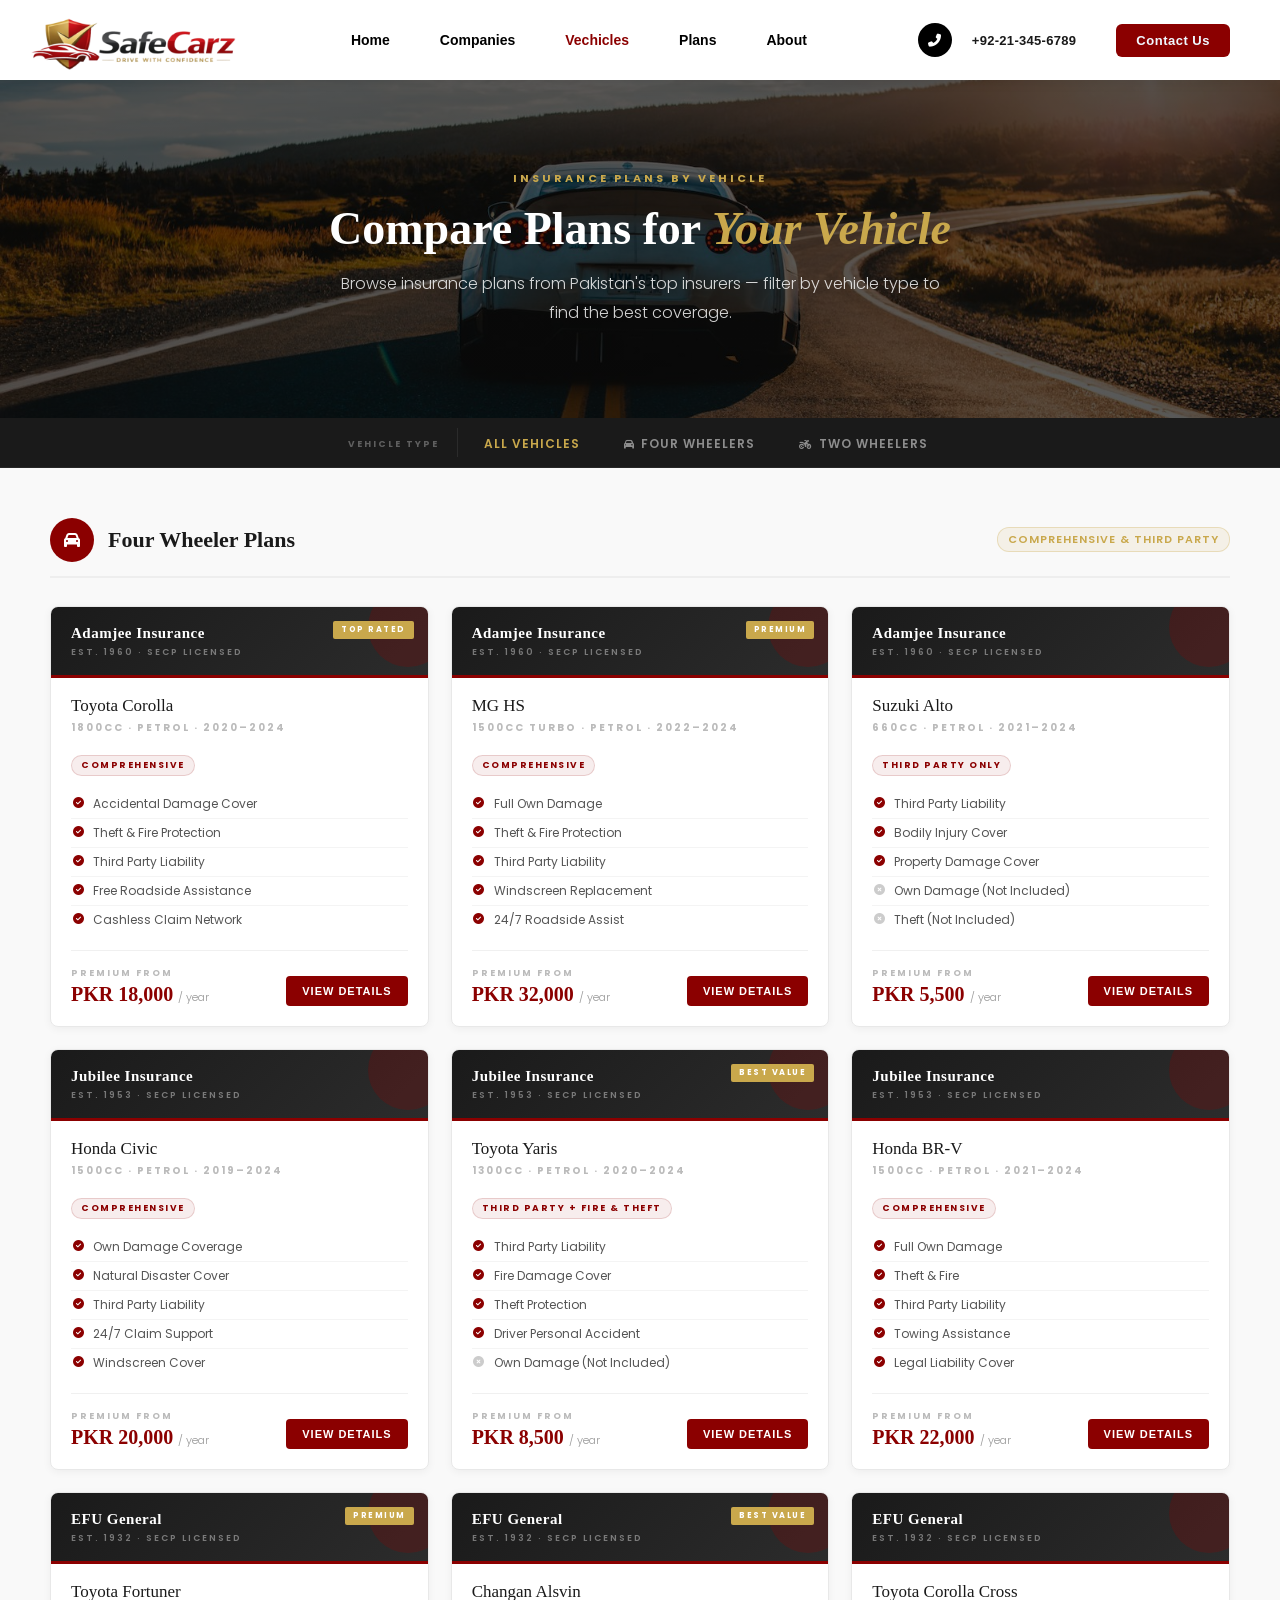
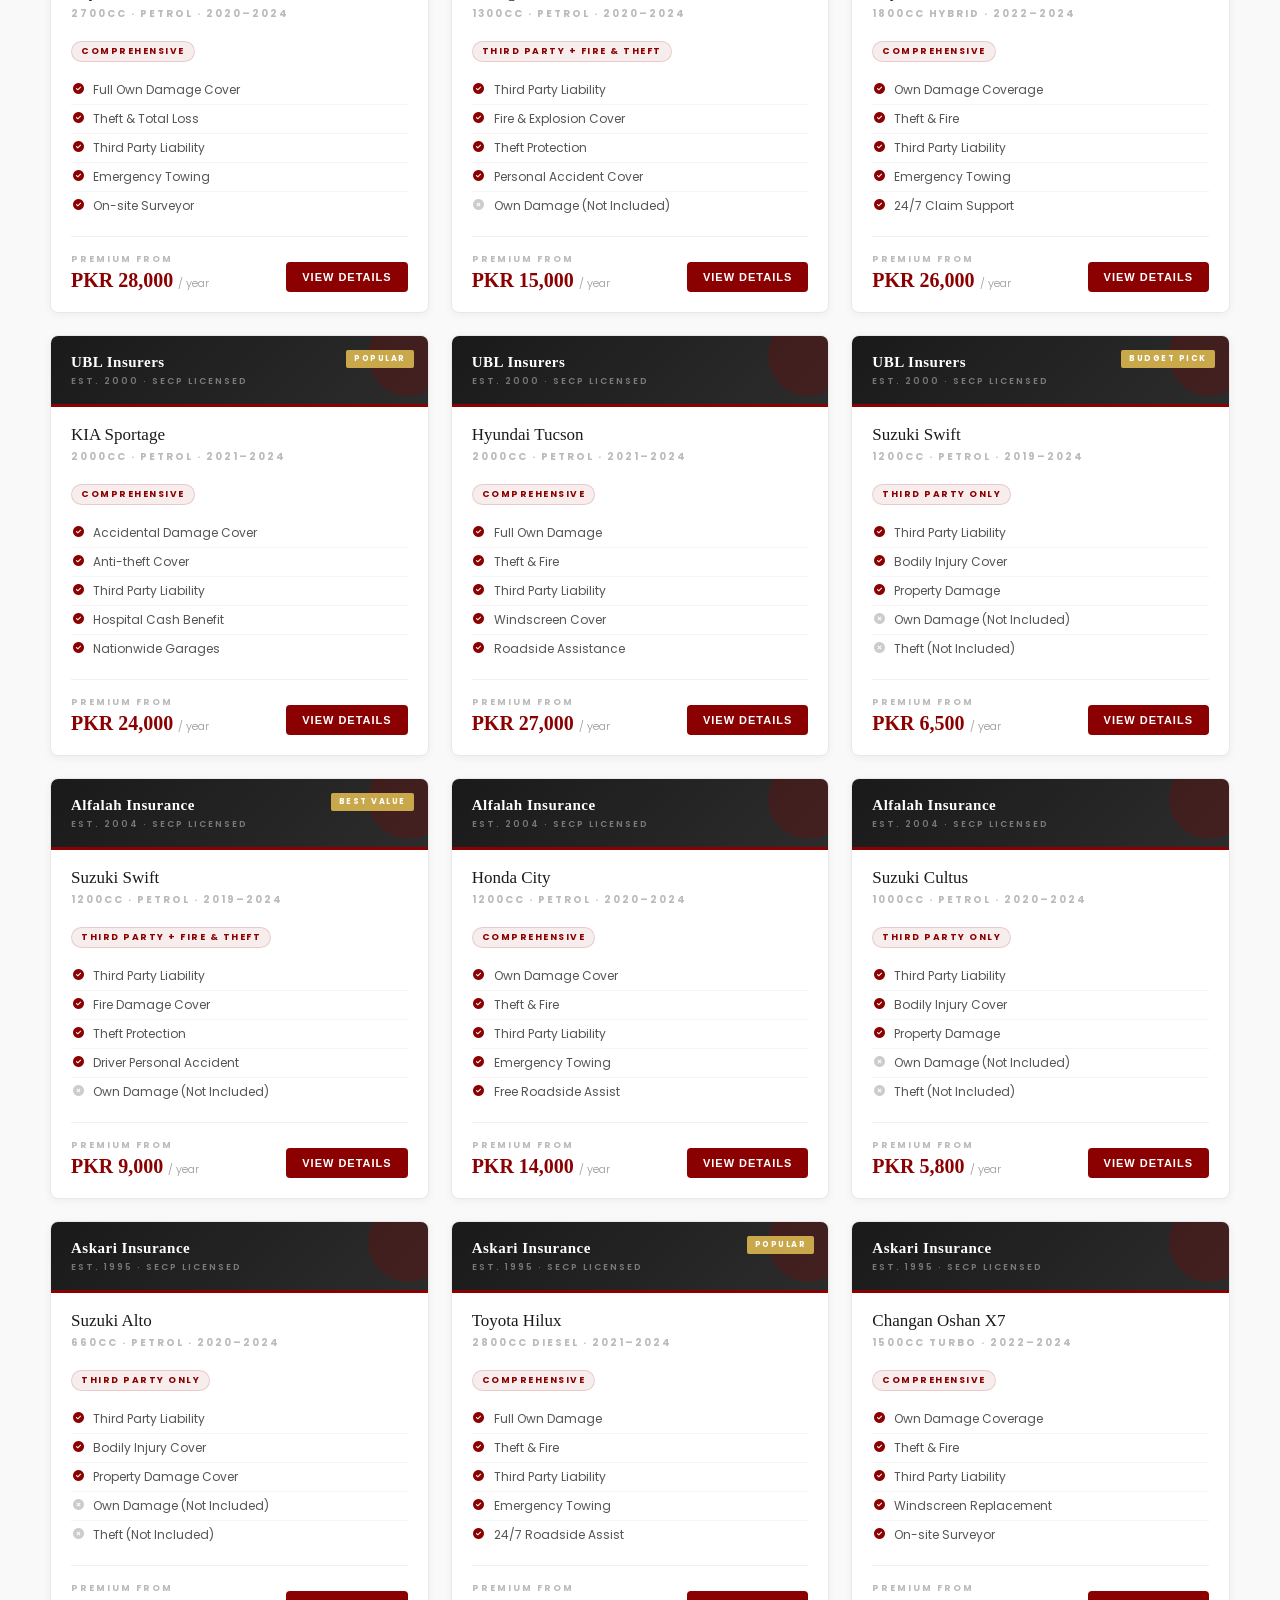
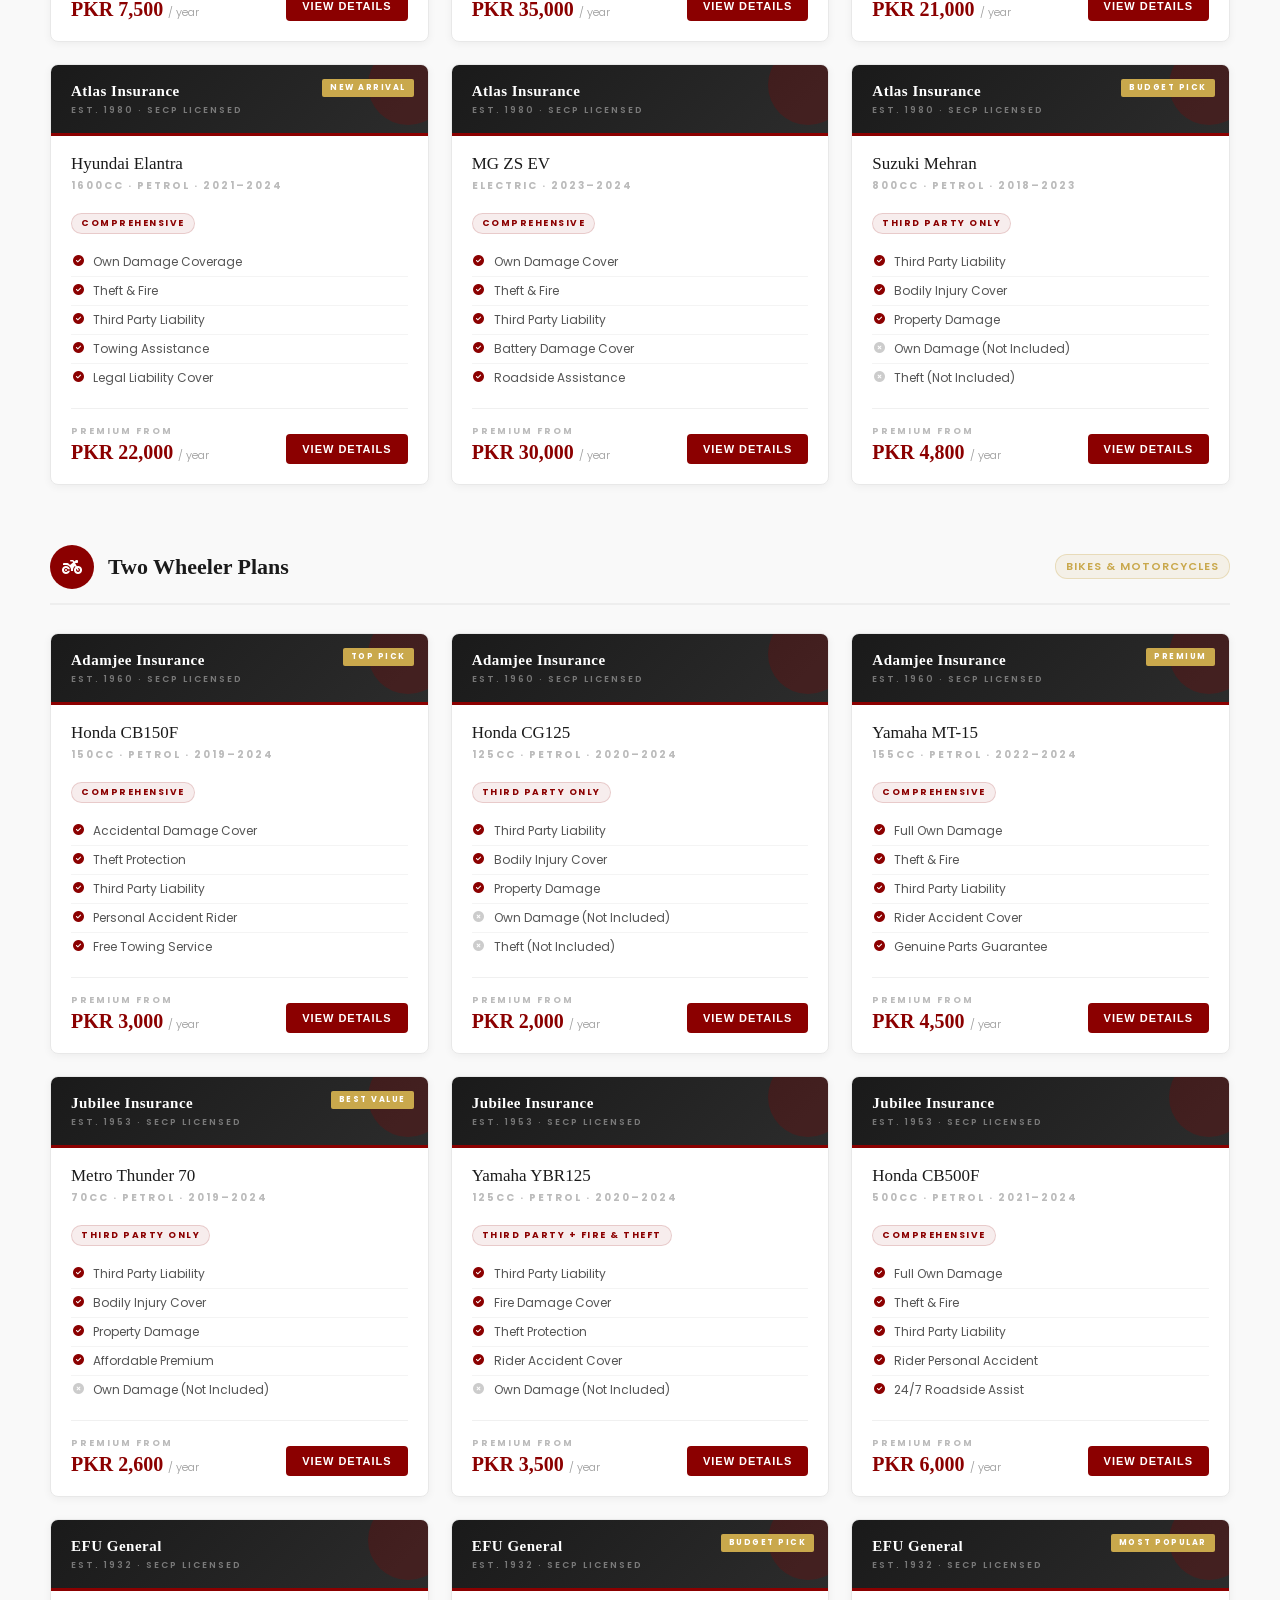
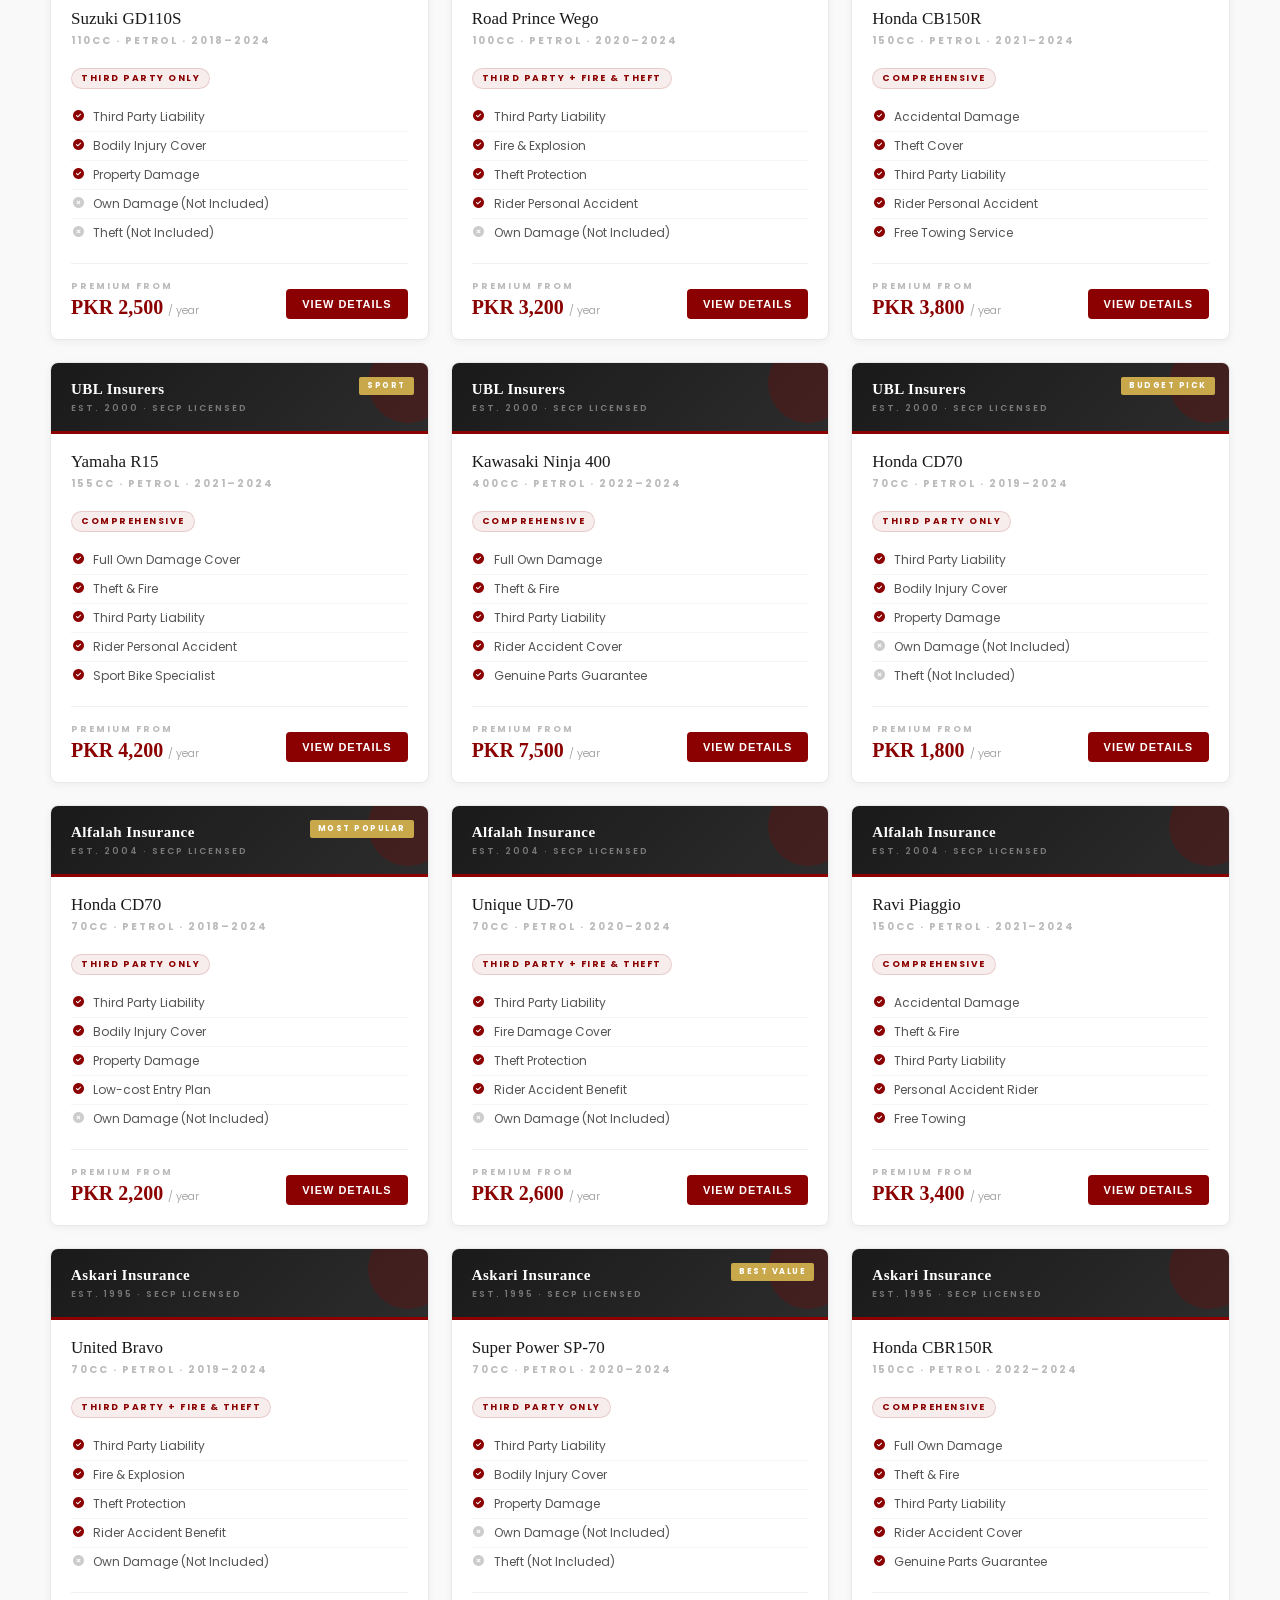
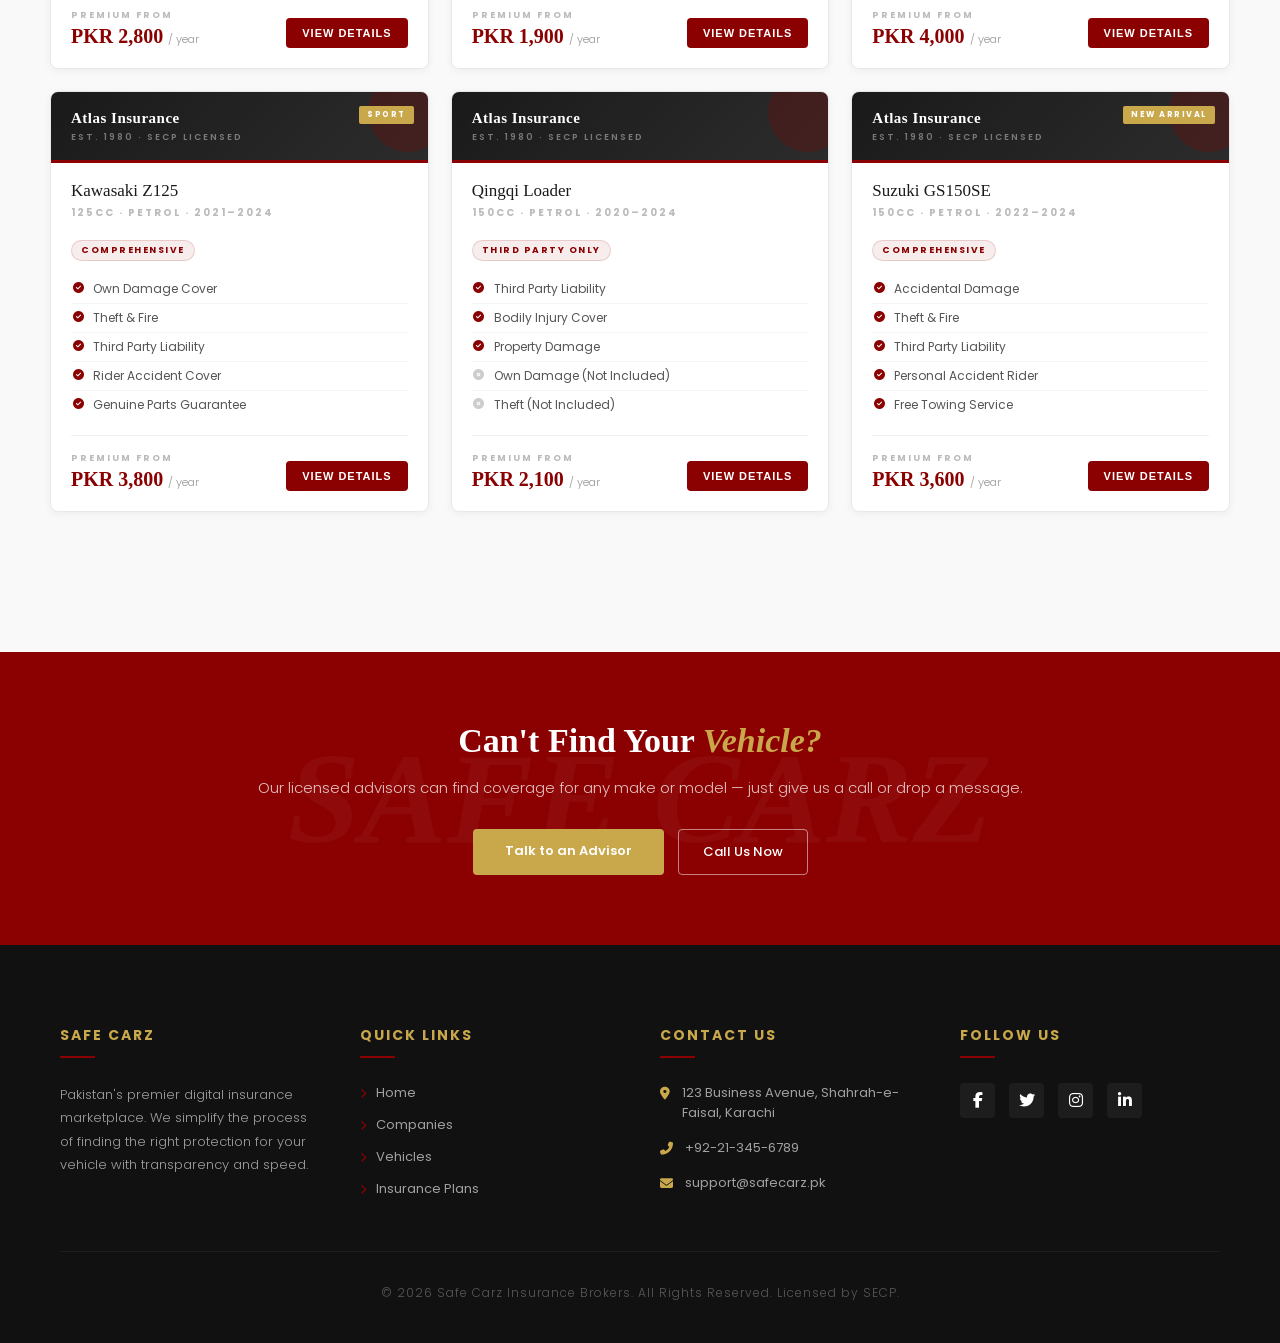
<file: Vehicles.html>
<!DOCTYPE html>
<html lang="en">

<head>
  <meta charset="UTF-8" />
  <meta name="viewport" content="width=device-width, initial-scale=1.0" />
  <title>Safe Carz - Vehicles</title>
  <link href="https://fonts.googleapis.com/css2?family=Poppins:wght@300;400;600;700&display=swap" rel="stylesheet">
  <link rel="stylesheet" href="https://cdnjs.cloudflare.com/ajax/libs/font-awesome/6.5.1/css/all.min.css">
  <link rel="stylesheet" href="Style/Global.css">
  <link rel="stylesheet" href="Style/Vehicles.css">
</head>
<body>
  <nav class="d-flex align-items-center justify-content-between flex-row">
    <div class="nav-logo">
      <img src="Assets/Safe Carz.png" alt="Safe Carz Logo">
    </div>
    <div class="navlinks d-flex gap-5">
      <a href="index.html">Home</a>
      <a href="companies.html">Companies</a>
      <a href="Vehicles.html" style="color: #8B0000;">Vechicles</a>
      <a href="Plans.html">Plans</a>
      <a href="About.html">About</a>
    </div>
    <div class="nav-right">
      <div class="nphone-icon"><i class="fas fa-phone-alt"></i></div>
      <div class="number">+92-21-345-6789</div>
      <a href="Contact.html"><button class="navbutton">Contact Us</button></a>
    </div>
    <button class="hamburger" aria-label="Toggle menu">
      <span></span><span></span><span></span>
    </button>
  </nav>

  <section class="page-hero">
    <div class="tag">Insurance Plans by Vehicle</div>
    <h1>Compare Plans for <em>Your Vehicle</em></h1>
    <p>Browse insurance plans from Pakistan's top insurers — filter by vehicle type to find the best coverage.</p>
  </section>

  <div class="filter-bar">
    <div class="filter-row">
      <span class="filter-label">Vehicle Type</span>
      <button class="tab-btn active" data-cat="all">All Vehicles</button>
      <button class="tab-btn" data-cat="four-wheeler"><i class="fas fa-car" style="margin-right:6px;font-size:10px;"></i>Four Wheelers</button>
      <button class="tab-btn" data-cat="two-wheeler"><i class="fas fa-motorcycle" style="margin-right:6px;font-size:10px;"></i>Two Wheelers</button>
    </div>
  </div>

  <section class="vehicles-section">
    <div class="vehicle-section-block fade" id="block-four" data-block="four-wheeler">
      <div class="vehicle-section-title">
        <div class="vtitle-icon"><i class="fas fa-car"></i></div>
        <h3>Four Wheeler Plans</h3>
        <span>Comprehensive &amp; Third Party</span>
      </div>
      <div class="plans-grid" id="grid-four">
        <div class="no-results" id="noResults-four" style="display:none;">
          <div class="icon"><i class="fas fa-car"></i></div>
          <h4>No plans found</h4>
          <p>Check back soon for more plans.</p>
        </div>
      </div>
    </div>

    <div class="vehicle-section-block fade" id="block-two" data-block="two-wheeler">
      <div class="vehicle-section-title">
        <div class="vtitle-icon"><i class="fas fa-motorcycle"></i></div>
        <h3>Two Wheeler Plans</h3>
        <span>Bikes &amp; Motorcycles</span>
      </div>
      <div class="plans-grid" id="grid-two">
        <div class="no-results" id="noResults-two" style="display:none;">
          <div class="icon"><i class="fas fa-motorcycle"></i></div>
          <h4>No plans found</h4>
          <p>Check back soon for more plans.</p>
        </div>
      </div>
    </div>
  </section>

  <section class="cta-section">
    <h2 class="fade">Can't Find Your <em>Vehicle?</em></h2>
    <p class="fade">Our licensed advisors can find coverage for any make or model — just give us a call or drop a message.</p>
    <div class="cta-btns fade">
      <a href="Contact.html" class="btn-gold">Talk to an Advisor</a>
      <a href="Contact.html" class="btn-white-outline">Call Us Now</a>
    </div>
  </section>

  <footer class="sc-footer">
    <div class="container" style="max-width: 1200px; margin: 0 auto; padding: 0 20px;">
      <div class="footer-grid" style="display: grid; grid-template-columns: repeat(auto-fit, minmax(200px, 1fr)); gap: 40px;">
        <div class="footer-col">
          <h4 class="sc-footer-heading">Safe Carz</h4>
          <p class="sc-footer-text">Pakistan's premier digital insurance marketplace. We simplify the process of finding the right protection for your vehicle with transparency and speed.</p>
        </div>
        <div class="footer-col">
          <h4 class="sc-footer-heading">Quick Links</h4>
          <ul class="sc-footer-links">
            <li><a href="index.html"><i class="fas fa-chevron-right"></i> Home</a></li>
            <li><a href="companies.html"><i class="fas fa-chevron-right"></i> Companies</a></li>
            <li><a href="Vehicles.html"><i class="fas fa-chevron-right"></i> Vehicles</a></li>
            <li><a href="Plans.html"><i class="fas fa-chevron-right"></i> Insurance Plans</a></li>
          </ul>
        </div>
        <div class="footer-col">
          <h4 class="sc-footer-heading">Contact Us</h4>
          <div class="sc-footer-contact-item"><i class="fas fa-map-marker-alt"></i><span>123 Business Avenue, Shahrah-e-Faisal, Karachi</span></div>
          <div class="sc-footer-contact-item"><i class="fas fa-phone-alt"></i><a href="tel:+92213456789">+92-21-345-6789</a></div>
          <div class="sc-footer-contact-item"><i class="fas fa-envelope"></i><a href="mailto:support@safecarz.pk">support@safecarz.pk</a></div>
        </div>
        <div class="footer-col">
          <h4 class="sc-footer-heading">Follow Us</h4>
          <div class="sc-social-icons">
            <a href="#"><i class="fab fa-facebook-f"></i></a>
            <a href="#"><i class="fab fa-twitter"></i></a>
            <a href="#"><i class="fab fa-instagram"></i></a>
            <a href="#"><i class="fab fa-linkedin-in"></i></a>
          </div>
        </div>
      </div>
      <div class="sc-footer-hr"></div>
      <p class="sc-footer-bottom">&copy; 2026 Safe Carz Insurance Brokers. All Rights Reserved. Licensed by SECP.</p>
    </div>
  </footer>

  <div id="modal-overlay"></div>

  <div id="plan-modal" role="dialog" aria-modal="true">
    <div class="modal-header">
      <div class="modal-header-top">
        <div>
          <div class="modal-company-label" id="modal-company-name"></div>
          <h2 class="modal-plan-title" id="modal-plan-name"></h2>
          <div class="modal-plan-make" id="modal-plan-make"></div>
          <div class="modal-header-meta">
            <span class="modal-type-tag" id="modal-plan-type"></span>
            <span class="modal-price-tag" id="modal-plan-price"></span>
          </div>
        </div>
        <button class="modal-close-btn" onclick="closePlanModal()"><i class="fas fa-times"></i></button>
      </div>
    </div>
    <div class="modal-quick-stats">
      <div class="modal-stat">
        <div class="modal-stat-label">Policy Validity</div>
        <div class="modal-stat-value" id="modal-validity"></div>
      </div>
      <div class="modal-stat">
        <div class="modal-stat-label">Excess / Deductible</div>
        <div class="modal-stat-value" id="modal-excess"></div>
      </div>
      <div class="modal-stat">
        <div class="modal-stat-label">Partner Workshops</div>
        <div class="modal-stat-value" id="modal-workshops"></div>
      </div>
    </div>
    <div class="modal-tabs">
      <button class="modal-tab-btn active" data-tab="coverage" onclick="switchTab('coverage')">Coverage</button>
      <button class="modal-tab-btn" data-tab="exclusions" onclick="switchTab('exclusions')">Exclusions</button>
      <button class="modal-tab-btn" data-tab="claims" onclick="switchTab('claims')">Claim Process</button>
      <button class="modal-tab-btn" data-tab="documents" onclick="switchTab('documents')">Documents</button>
    </div>
    <div class="modal-body">
      <div class="modal-tab-content active" id="tab-coverage">
        <div class="modal-section-title">What's Covered</div>
        <ul class="modal-list" id="modal-coverage-list"></ul>
      </div>
      <div class="modal-tab-content" id="tab-exclusions">
        <div class="modal-section-title">What's Not Covered</div>
        <ul class="modal-list" id="modal-exclusions-list"></ul>
      </div>
      <div class="modal-tab-content" id="tab-claims">
        <div class="modal-section-title">How to File a Claim</div>
        <ul class="modal-steps" id="modal-claim-list"></ul>
      </div>
      <div class="modal-tab-content" id="tab-documents">
        <div class="modal-section-title">Required Documents</div>
        <ul class="modal-list" id="modal-docs-list"></ul>
      </div>
    </div>
  </div>

  <script src="Scripts/Vehicles.js"></script>
</body>
</html>
</file>
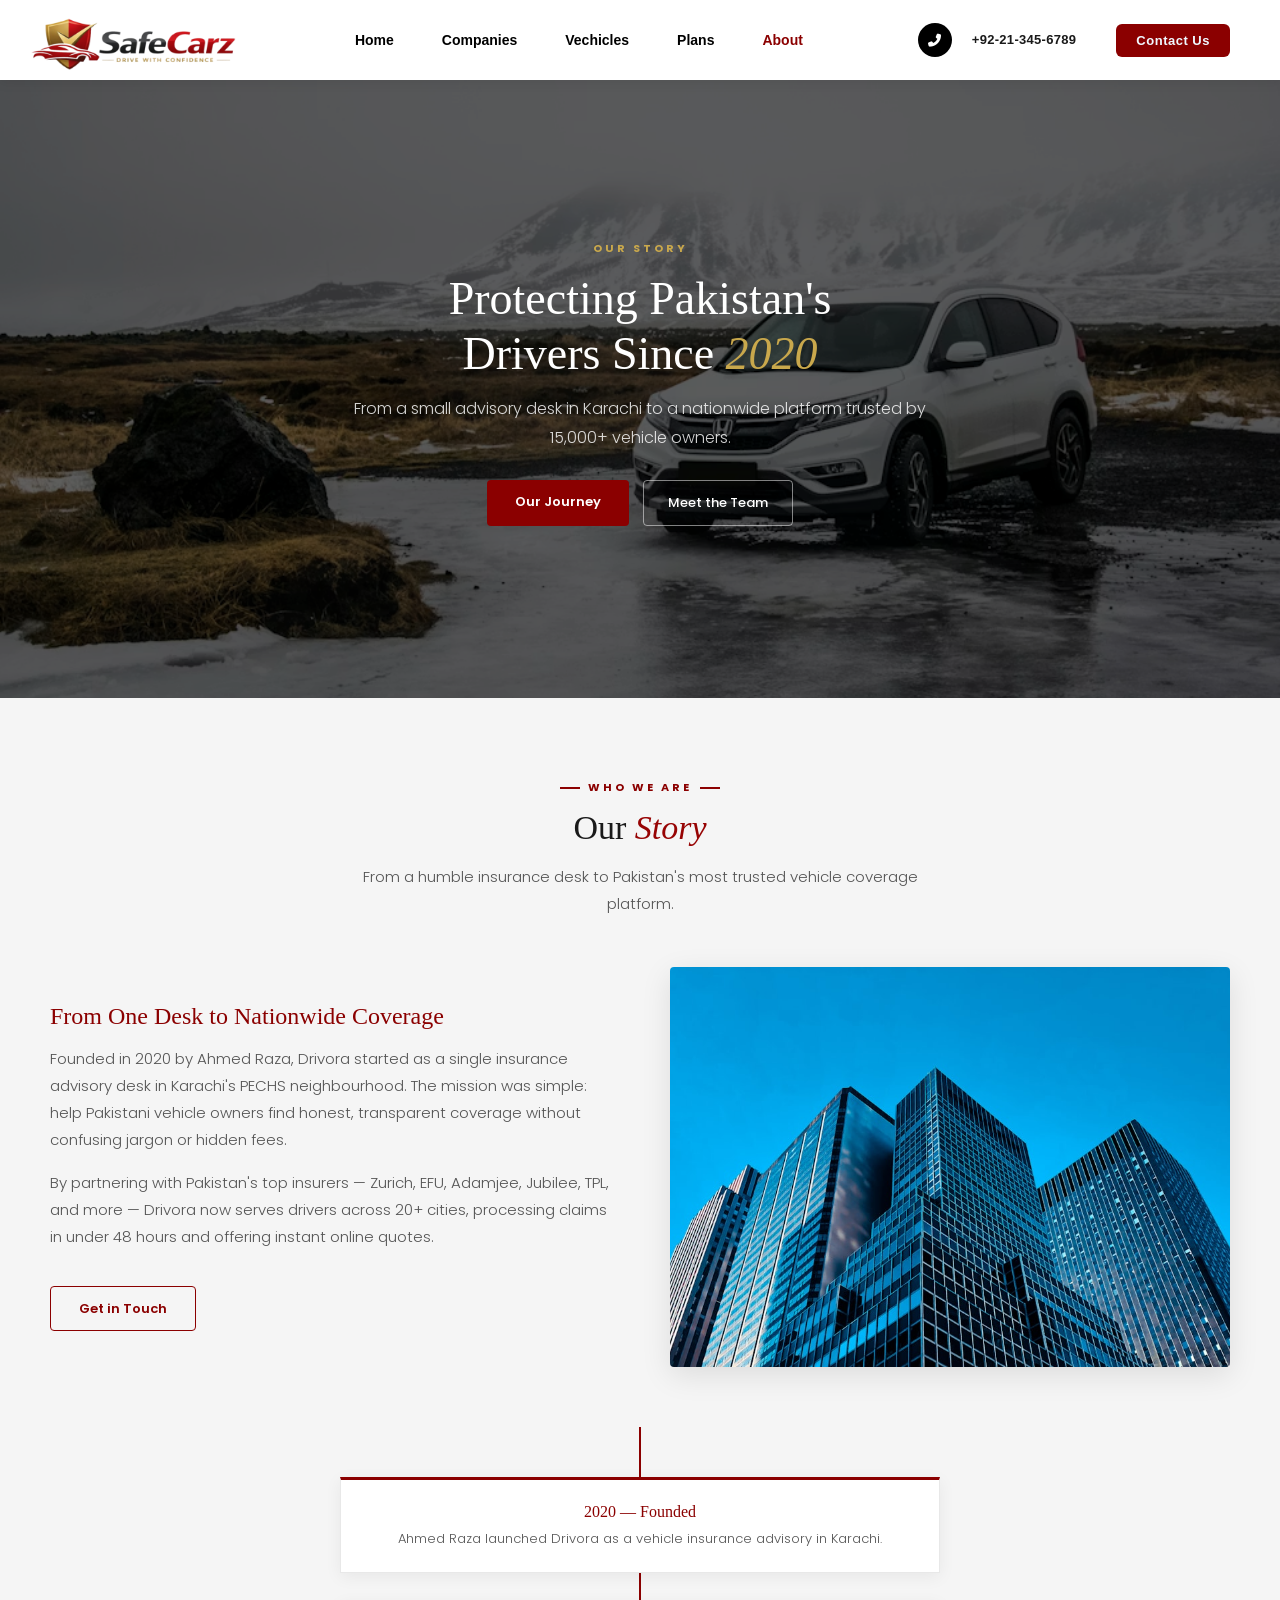
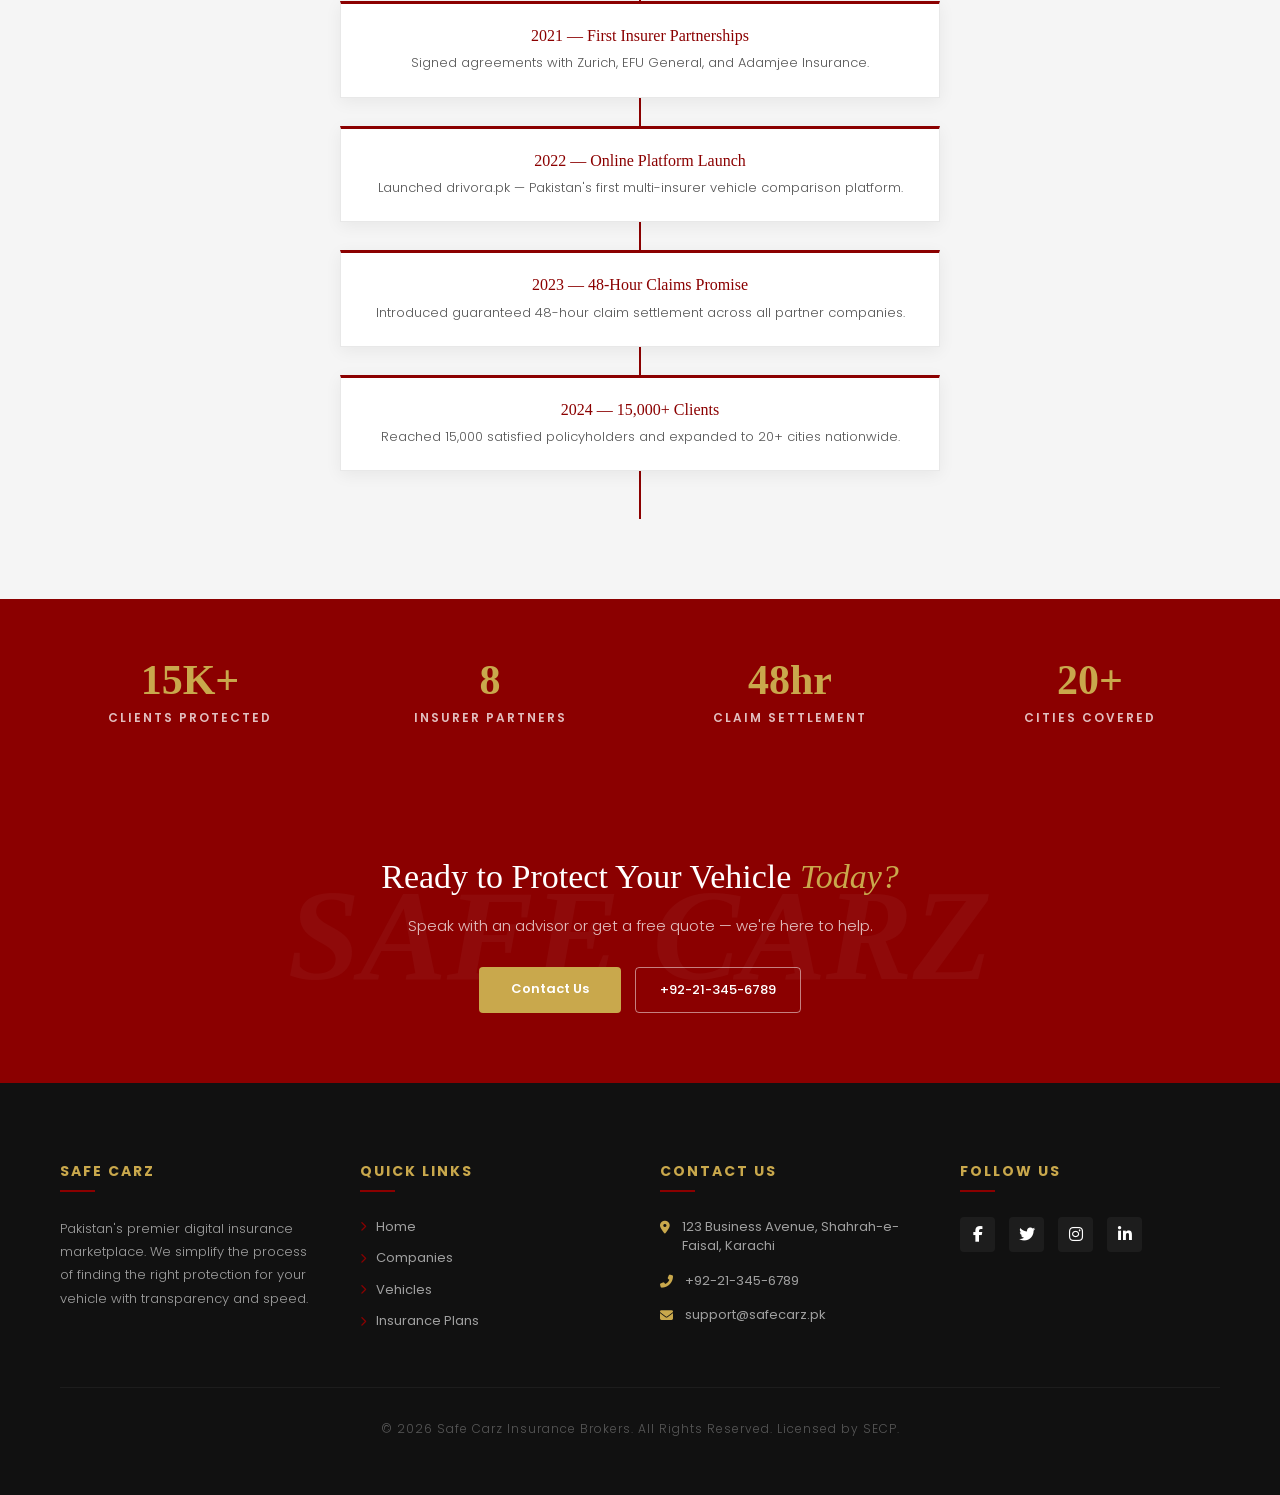
<file: Web Pages/About.html>
<!DOCTYPE html>
<html lang="en">
<head>
  <meta charset="UTF-8"/>
  <meta name="viewport" content="width=device-width, initial-scale=1.0"/>
  <title>About Us - Drivora</title>
  <link href="https://fonts.googleapis.com/css2?family=Poppins:wght@300;400;600;700&display=swap" rel="stylesheet">
  <link href="https://cdn.jsdelivr.net/npm/bootstrap@5.3.3/dist/css/bootstrap.min.css" rel="stylesheet">
  <link href="https://cdn.jsdelivr.net/npm/aos@2.3.4/dist/aos.css" rel="stylesheet">
  <link rel="stylesheet" href="https://cdnjs.cloudflare.com/ajax/libs/font-awesome/6.5.1/css/all.min.css">
  <link rel="stylesheet" href="Style/About.css">
  <link rel="stylesheet" href="Style/Global.css">
</head>
<body>
   <!-- Navbar -->
    <nav class="d-flex align-items-center justify-content-between flex-row">
      <div class="nav-logo">
          <img src="Assets/Safe Carz.png" alt="Safe Carz Logo">
      </div>
        <div class="navlinks d-flex gap-5">
          <a href="Index.html">Home</a>
          <a href="companies.html">Companies</a>
          <a href="Vehicles.html">Vechicles</a>
          <a href="Plans.html">Plans</a>
          <a href="About.html" style="color: #8B0000;">About</a>
        </div>
          <div class="nav-right">
            <div class="nphone-icon">
                <i class="fas fa-phone-alt"></i>
            </div>
            <div class="number">+92-21-345-6789</div>
              <a href="Contact.html"><button class="navbutton">Contact Us</button></a>
            </div>

            <button class="hamburger" aria-label="Toggle menu">
    <span></span><span></span><span></span>
            </button>
      </nav>

  <!-- HERO SECTION -->
  <header class="hero">
    <img class="hero-image"
         src="Assets/About-hero-img.avif"
         alt="Drivora — About Us"/>
    <div class="hero-overlay"></div>
    <div class="hero-content" data-aos="zoom-in-up" data-aos-duration="1100">
      <div class="hero-tag">Our Story</div>
      <h1>Protecting Pakistan's<br>Drivers Since <em>2020</em></h1>
      <p>From a small advisory desk in Karachi to a nationwide platform trusted by 15,000+ vehicle owners.</p>
      <div class="hero-btns">
        <a href="#story" class="btn-red">Our Journey</a>
        <a href="#team"  class="btn-white-outline">Meet the Team</a>
      </div>
    </div>
  </header>

  <!-- OUR STORY SECTION -->
  <section id="story" class="story-section">
    <p class="label center" data-aos="fade-up">Who We Are</p>
    <h2 data-aos="fade-up" data-aos-delay="100">Our <em>Story</em></h2>
    <p class="sub" data-aos="fade-up" data-aos-delay="150">
      From a humble insurance desk to Pakistan's most trusted vehicle coverage platform.
    </p>

    <div style="display:grid; grid-template-columns:1fr 1fr; gap:60px; align-items:center; margin-bottom:60px;">
      <div data-aos="fade-right" data-aos-delay="200">
        <div class="story-text">
          <h3>From One Desk to Nationwide Coverage</h3>
          <p>Founded in 2020 by Ahmed Raza, Drivora started as a single insurance advisory desk in Karachi's PECHS neighbourhood. The mission was simple: help Pakistani vehicle owners find honest, transparent coverage without confusing jargon or hidden fees.</p>
          <p style="margin-top:14px;">By partnering with Pakistan's top insurers — Zurich, EFU, Adamjee, Jubilee, TPL, and more — Drivora now serves drivers across 20+ cities, processing claims in under 48 hours and offering instant online quotes.</p>
          <a href="Contact.html" class="btn-outline-dark-red">Get in Touch</a>
        </div>
      </div>
      <div data-aos="zoom-in" data-aos-delay="250">
        <img class="story-img"
             src="Assets/Our-story.jfif"
             alt="Safe Carz office"/>
      </div>
    </div>

    <!-- Timeline -->
    <div class="timeline">
      <div class="timeline-item" data-aos="fade-up" data-aos-delay="100">
        <div class="timeline-content">
          <h5>2020 — Founded</h5>
          <p>Ahmed Raza launched Drivora as a vehicle insurance advisory in Karachi.</p>
        </div>
      </div>
      <div class="timeline-item" data-aos="fade-up" data-aos-delay="200">
        <div class="timeline-content">
          <h5>2021 — First Insurer Partnerships</h5>
          <p>Signed agreements with Zurich, EFU General, and Adamjee Insurance.</p>
        </div>
      </div>
      <div class="timeline-item" data-aos="fade-up" data-aos-delay="300">
        <div class="timeline-content">
          <h5>2022 — Online Platform Launch</h5>
          <p>Launched drivora.pk — Pakistan's first multi-insurer vehicle comparison platform.</p>
        </div>
      </div>
      <div class="timeline-item" data-aos="fade-up" data-aos-delay="400">
        <div class="timeline-content">
          <h5>2023 — 48-Hour Claims Promise</h5>
          <p>Introduced guaranteed 48-hour claim settlement across all partner companies.</p>
        </div>
      </div>
      <div class="timeline-item" data-aos="fade-up" data-aos-delay="500">
        <div class="timeline-content">
          <h5>2024 — 15,000+ Clients</h5>
          <p>Reached 15,000 satisfied policyholders and expanded to 20+ cities nationwide.</p>
        </div>
      </div>
    </div>
  </section>

  <!-- STATS -->
  <div class="stats-section">
    <div class="stat-item" data-aos="fade-up" data-aos-delay="100">
      <div class="stat-number">15K+</div>
      <div class="stat-label">Clients Protected</div>
    </div>
    <div class="stat-item" data-aos="fade-up" data-aos-delay="200">
      <div class="stat-number">8</div>
      <div class="stat-label">Insurer Partners</div>
    </div>
    <div class="stat-item" data-aos="fade-up" data-aos-delay="300">
      <div class="stat-number">48hr</div>
      <div class="stat-label">Claim Settlement</div>
    </div>
    <div class="stat-item" data-aos="fade-up" data-aos-delay="400">
      <div class="stat-number">20+</div>
      <div class="stat-label">Cities Covered</div>
    </div>
  </div>

  <!-- CTA -->
  <section class="cta-section">
    <h2 class="fade" data-aos="fade-up">Ready to Protect Your Vehicle <em>Today?</em></h2>
    <p data-aos="fade-up" data-aos-delay="100">Speak with an advisor or get a free quote — we're here to help.</p>
    <div class="cta-btns" data-aos="fade-up" data-aos-delay="200">
      <a href="Contact.html" class="btn-gold">Contact Us</a>
      <a href="tel:+922134567890" class="btn-white-outline">+92-21-345-6789</a>
    </div>
  </section>

  <!-- FOOTER -->
<footer class="sc-footer">
    <div class="container" style="max-width: 1200px; margin: 0 auto; padding: 0 20px;">
        <div class="footer-grid" style="display: grid; grid-template-columns: repeat(auto-fit, minmax(200px, 1fr)); gap: 40px;">
            
            <div class="footer-col">
                <h4 class="sc-footer-heading">Safe Carz</h4>
                <p class="sc-footer-text">
                    Pakistan's premier digital insurance marketplace. We simplify the process of finding the right protection for your vehicle with transparency and speed.
                </p>
            </div>

            <div class="footer-col">
                <h4 class="sc-footer-heading">Quick Links</h4>
                <ul class="sc-footer-links">
                    <li><a href="HomePage.html"><i class="fas fa-chevron-right"></i> Home</a></li>
                    <li><a href="companies.html"><i class="fas fa-chevron-right"></i> Companies</a></li>
                    <li><a href="Vehicles.html"><i class="fas fa-chevron-right"></i> Vehicles</a></li>
                    <li><a href="Plans.html"><i class="fas fa-chevron-right"></i> Insurance Plans</a></li>
                </ul>
            </div>

            <div class="footer-col">
                <h4 class="sc-footer-heading">Contact Us</h4>
                <div class="sc-footer-contact-item">
                    <i class="fas fa-map-marker-alt"></i>
                    <span>123 Business Avenue, Shahrah-e-Faisal, Karachi</span>
                </div>
                <div class="sc-footer-contact-item">
                    <i class="fas fa-phone-alt"></i>
                    <a href="tel:+92213456789">+92-21-345-6789</a>
                </div>
                <div class="sc-footer-contact-item">
                    <i class="fas fa-envelope"></i>
                    <a href="mailto:support@safecarz.pk">support@safecarz.pk</a>
                </div>
            </div>

            <div class="footer-col">
                <h4 class="sc-footer-heading">Follow Us</h4>
                <div class="sc-social-icons">
                    <a href="#"><i class="fab fa-facebook-f"></i></a>
                    <a href="#"><i class="fab fa-twitter"></i></a>
                    <a href="#"><i class="fab fa-instagram"></i></a>
                    <a href="#"><i class="fab fa-linkedin-in"></i></a>
                </div>
            </div>
        </div>

        <div class="sc-footer-hr"></div>
        <p class="sc-footer-bottom">&copy; 2026 Safe Carz Insurance Brokers. All Rights Reserved. Licensed by SECP.</p>
    </div>
 </footer>

  <script src="https://cdn.jsdelivr.net/npm/bootstrap@5.3.3/dist/js/bootstrap.bundle.min.js"></script>
  <script src="https://cdn.jsdelivr.net/npm/aos@2.3.4/dist/aos.js"></script>
  <script src="Scripts/About.js"></script>
</body>
</html>
</file>
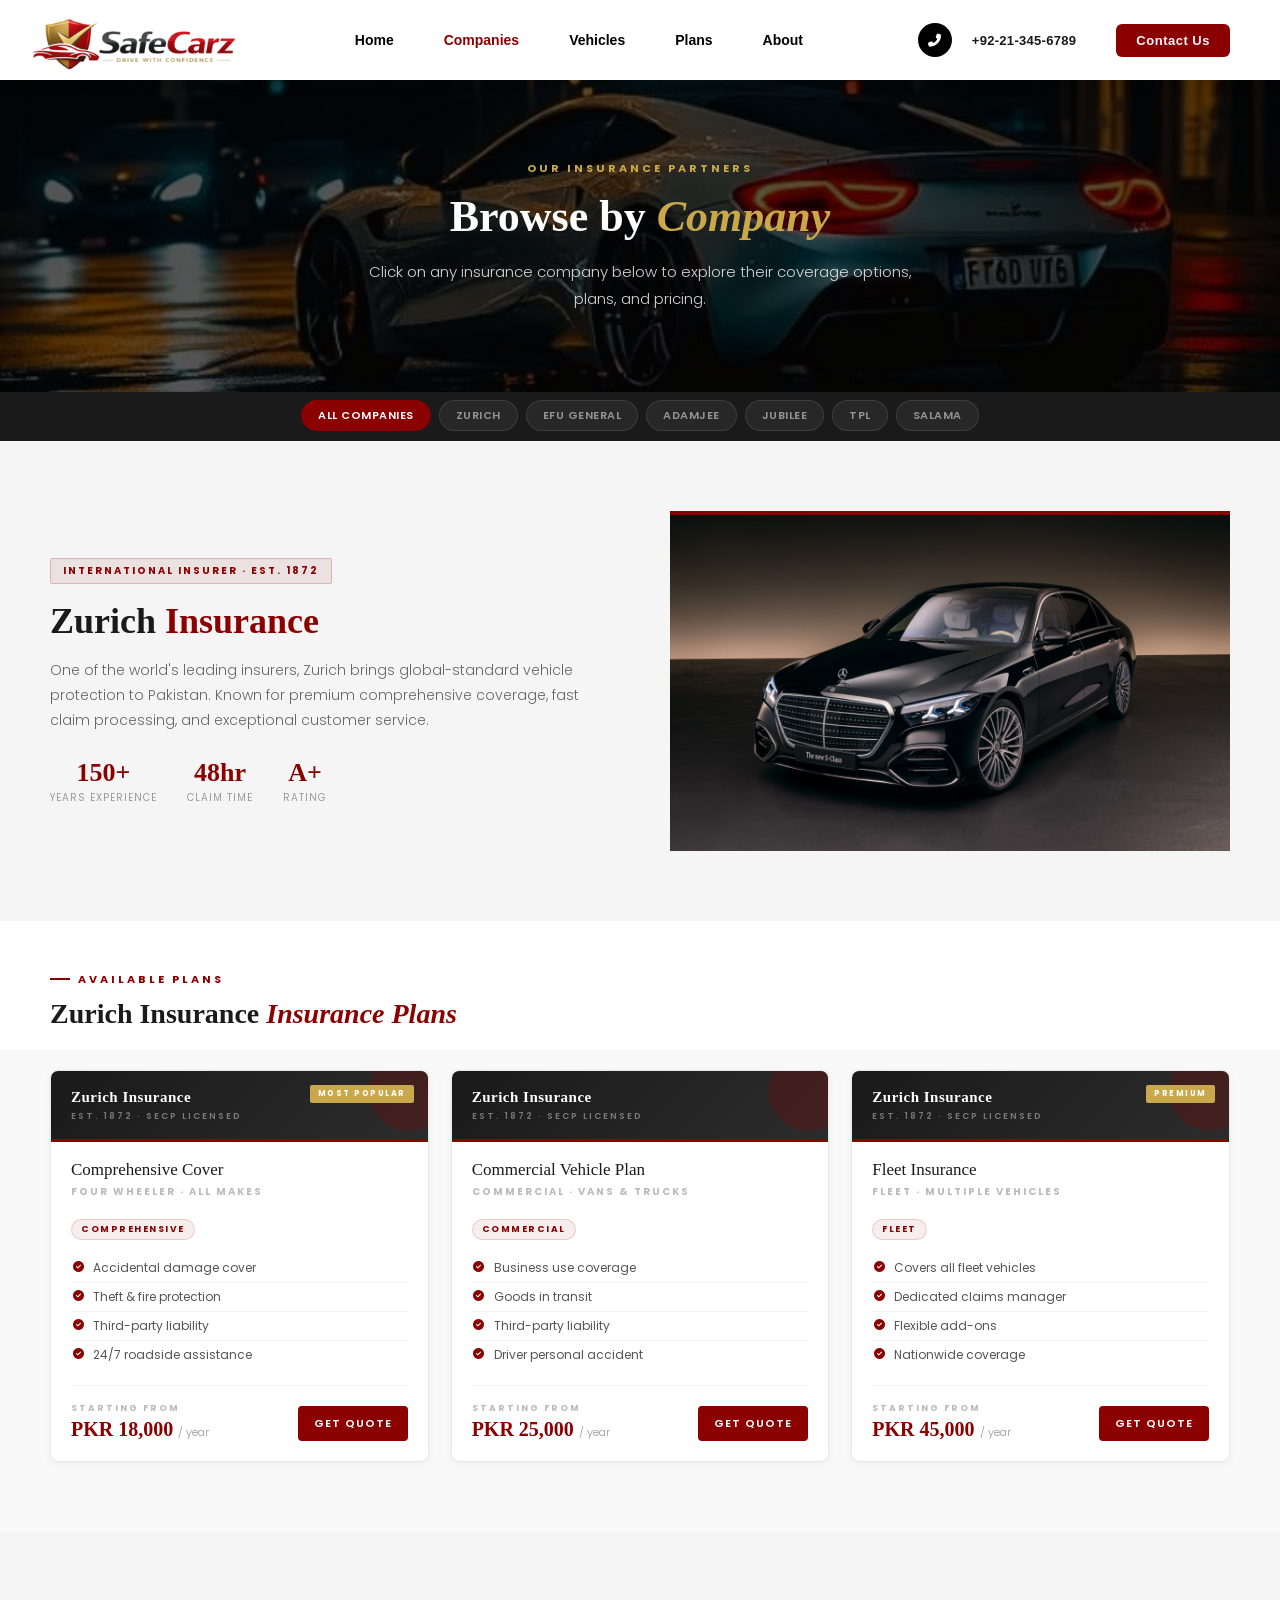
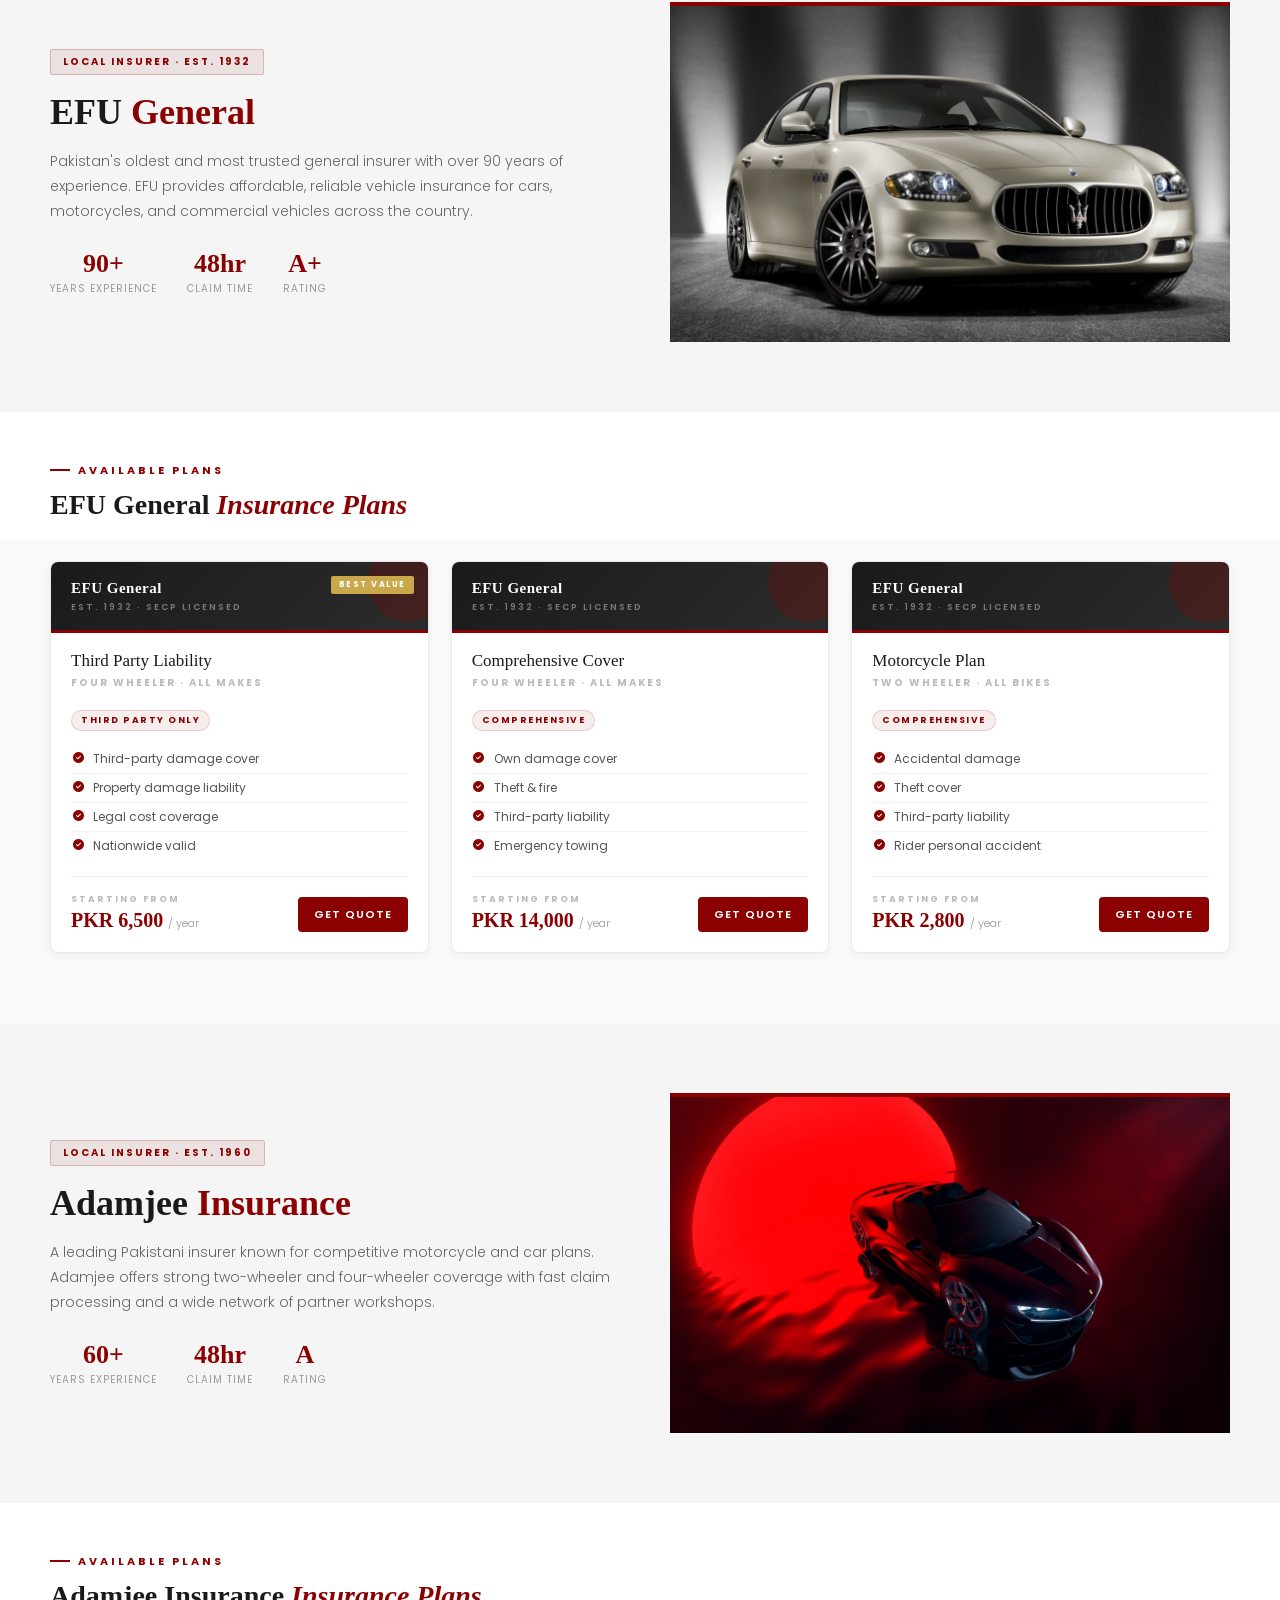
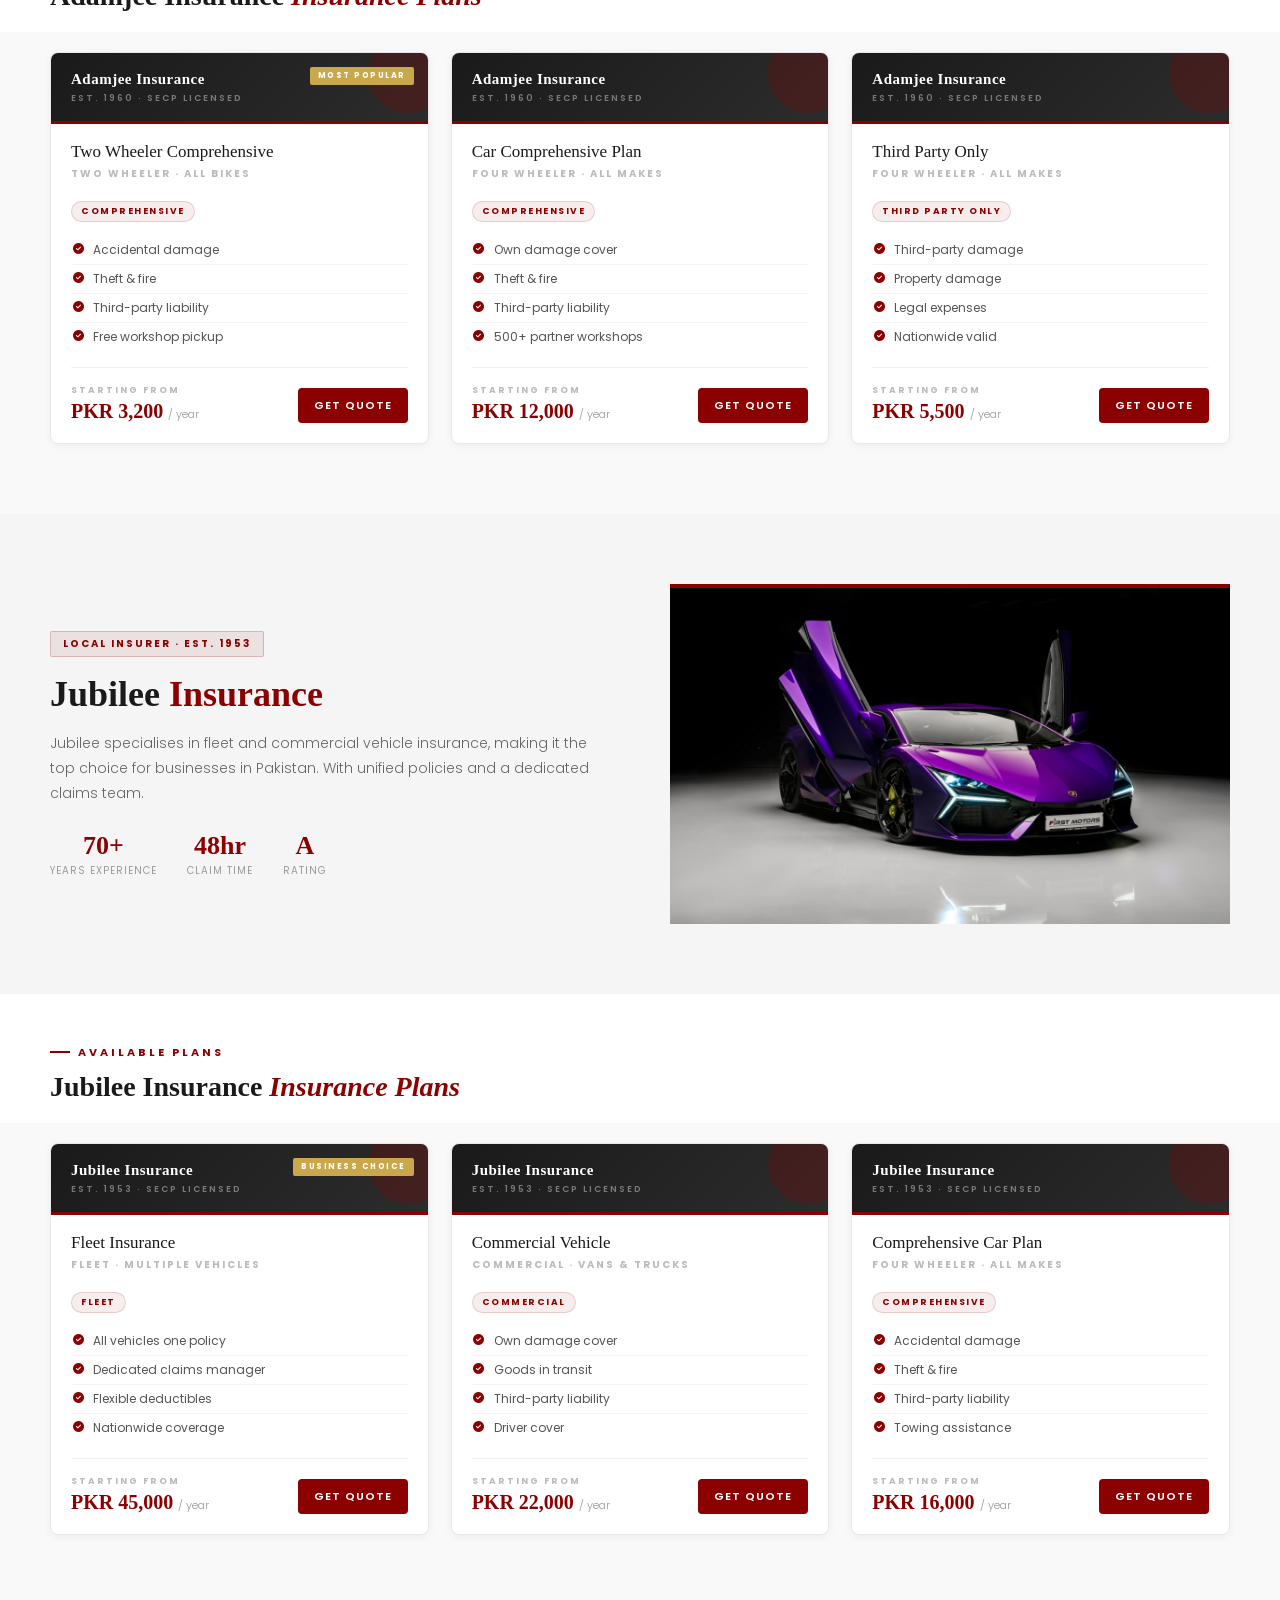
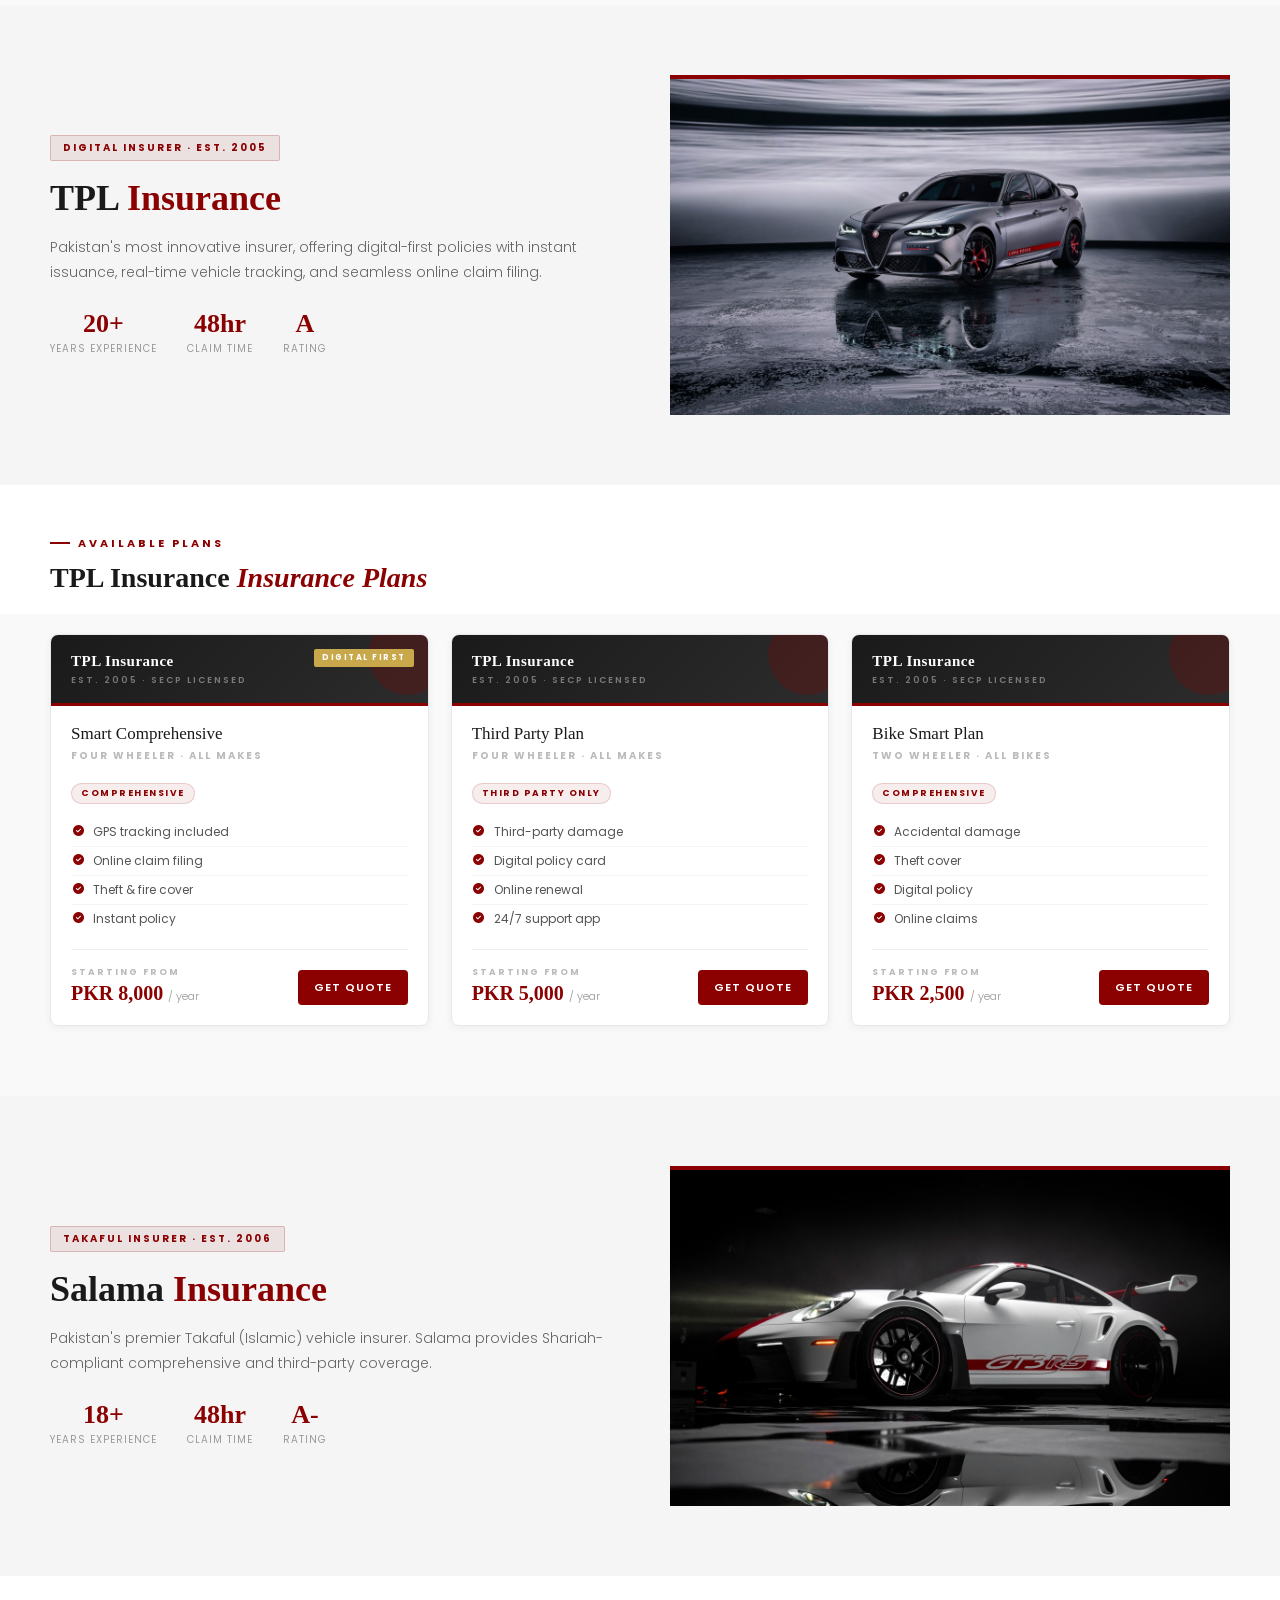
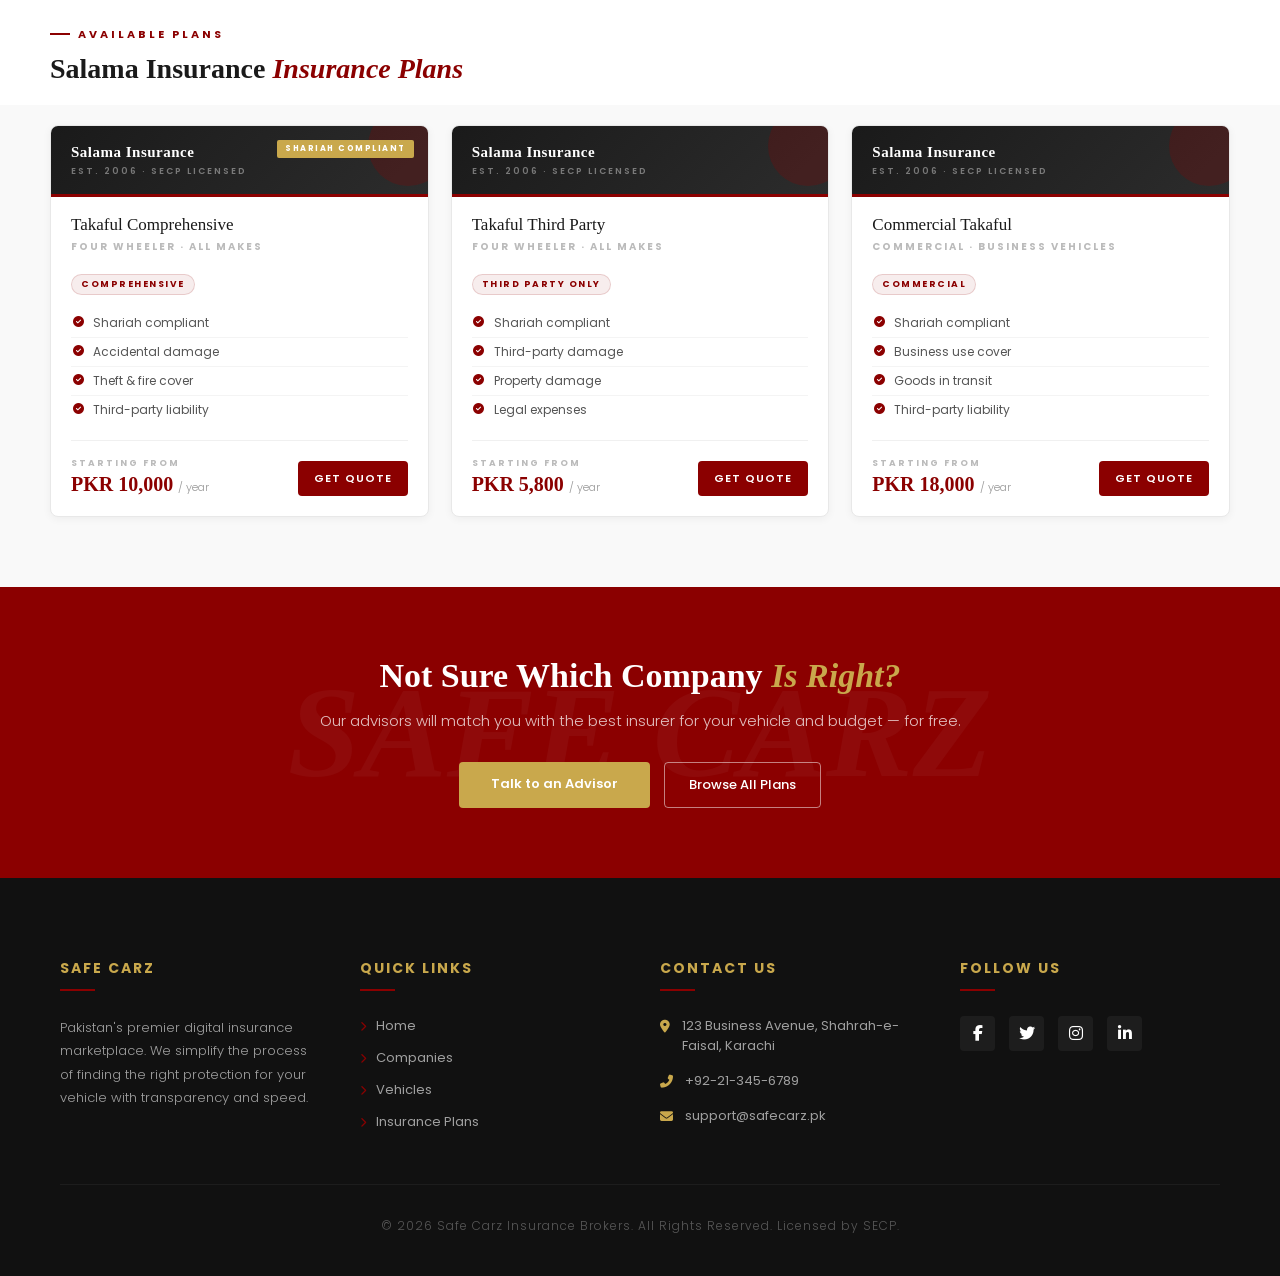
<file: Web Pages/companies.html>
<!DOCTYPE html>
<html lang="en">
<head>
  <meta charset="UTF-8"/>
  <meta name="viewport" content="width=device-width, initial-scale=1.0"/>
  <title>Companies - SafeCarz</title>
  <link href="https://fonts.googleapis.com/css2?family=Poppins:wght@300;400;600;700&display=swap" rel="stylesheet">
  <link rel="stylesheet" href="https://cdnjs.cloudflare.com/ajax/libs/font-awesome/6.5.1/css/all.min.css">
  <link rel="stylesheet" href="Style/Global.css">
  <link rel="stylesheet" href="Style/Companies.css">
</head>
<body>
     <!-- Navbar -->
    <nav class="d-flex align-items-center justify-content-between flex-row">
        <div class="nav-logo">
            <img src="Assets/Safe Carz.png" alt="Safe Carz Logo">
        </div>
        <div class="navlinks d-flex gap-5">
            <a href="Index.html">Home</a>
            <a href="companies.html" style="color: #8B0000;">Companies</a>
            <a href="Vehicles.html">Vehicles</a>
            <a href="Plans.html">Plans</a>
            <a href="About.html">About</a>
        </div>
        <div class="nav-right">
            <div class="nphone-icon"><i class="fas fa-phone-alt"></i></div>
            <div class="number">+92-21-345-6789</div>
            <a href="Contact.html"><button class="navbutton">Contact Us</button></a>
        </div>

        <button class="hamburger" aria-label="Toggle menu">
        <span></span><span></span><span></span>
    </button>
    </nav>

  <section class="page-hero">
    <div class="tag">Our Insurance Partners</div>
    <h1>Browse by <em>Company</em></h1>
    <p>Click on any insurance company below to explore their coverage options, plans, and pricing.</p>
  </section>

   <!-- FILTER BAR -->
  <div class="filter-bar">
   
    <!-- Row 2: Company -->
     <div class="filter-row-company">
      <button class="company-btn active" data-company="all">All Companies</button>
      <button class="company-btn" data-company="zurich">Zurich</button>
      <button class="company-btn" data-company="efu">EFU General</button>
      <button class="company-btn" data-company="adamjee">Adamjee</button>
      <button class="company-btn" data-company="jubilee">Jubilee</button>
      <button class="company-btn" data-company="tpl">TPL</button>
      <button class="company-btn" data-company="salama">Salama</button>
      <!-- <button class="company-btn" data-company="atlas">Atlas</button> -->
    </div> 
  </div>

  <!-- ARRAY OF OBJECT -->
 <div id="companies-render-container"></div>

 <!-- CTA SECTION -->
  <section class="cta-section">
    <h2>Not Sure Which Company <em>Is Right?</em></h2>
    <p>Our advisors will match you with the best insurer for your vehicle and budget — for free.</p>
    <div class="cta-btns">
      <a href="About.html" class="btn-gold">Talk to an Advisor</a>
      <a href="Plans.html" class="btn-white-outline">Browse All Plans</a>
    </div>
  </section>

 <!-- FOOTER -->
<footer class="sc-footer">
    <div class="container" style="max-width: 1200px; margin: 0 auto; padding: 0 20px;">
        <div class="footer-grid" style="display: grid; grid-template-columns: repeat(auto-fit, minmax(200px, 1fr)); gap: 40px;">
            
            <div class="footer-col">
                <h4 class="sc-footer-heading">Safe Carz</h4>
                <p class="sc-footer-text">
                    Pakistan's premier digital insurance marketplace. We simplify the process of finding the right protection for your vehicle with transparency and speed.
                </p>
            </div>

            <div class="footer-col">
                <h4 class="sc-footer-heading">Quick Links</h4>
                <ul class="sc-footer-links">
                    <li><a href="HomePage.html"><i class="fas fa-chevron-right"></i> Home</a></li>
                    <li><a href="Companies.html"><i class="fas fa-chevron-right"></i> Companies</a></li>
                    <li><a href="Vehicles.html"><i class="fas fa-chevron-right"></i> Vehicles</a></li>
                    <li><a href="Plans.html"><i class="fas fa-chevron-right"></i> Insurance Plans</a></li>
                </ul>
            </div>

            <div class="footer-col">
                <h4 class="sc-footer-heading">Contact Us</h4>
                <div class="sc-footer-contact-item">
                    <i class="fas fa-map-marker-alt"></i>
                    <span>123 Business Avenue, Shahrah-e-Faisal, Karachi</span>
                </div>
                <div class="sc-footer-contact-item">
                    <i class="fas fa-phone-alt"></i>
                    <a href="tel:+92213456789">+92-21-345-6789</a>
                </div>
                <div class="sc-footer-contact-item">
                    <i class="fas fa-envelope"></i>
                    <a href="mailto:support@safecarz.pk">support@safecarz.pk</a>
                </div>
            </div>

            <div class="footer-col">
                <h4 class="sc-footer-heading">Follow Us</h4>
                <div class="sc-social-icons">
                    <a href="#"><i class="fab fa-facebook-f"></i></a>
                    <a href="#"><i class="fab fa-twitter"></i></a>
                    <a href="#"><i class="fab fa-instagram"></i></a>
                    <a href="#"><i class="fab fa-linkedin-in"></i></a>
                </div>
            </div>
        </div>

        <div class="sc-footer-hr"></div>
        <p class="sc-footer-bottom">&copy; 2026 Safe Carz Insurance Brokers. All Rights Reserved. Licensed by SECP.</p>
    </div>
 </footer>
  <script src="Scripts/Companies.js"></script>
</body>
</html>
</file>
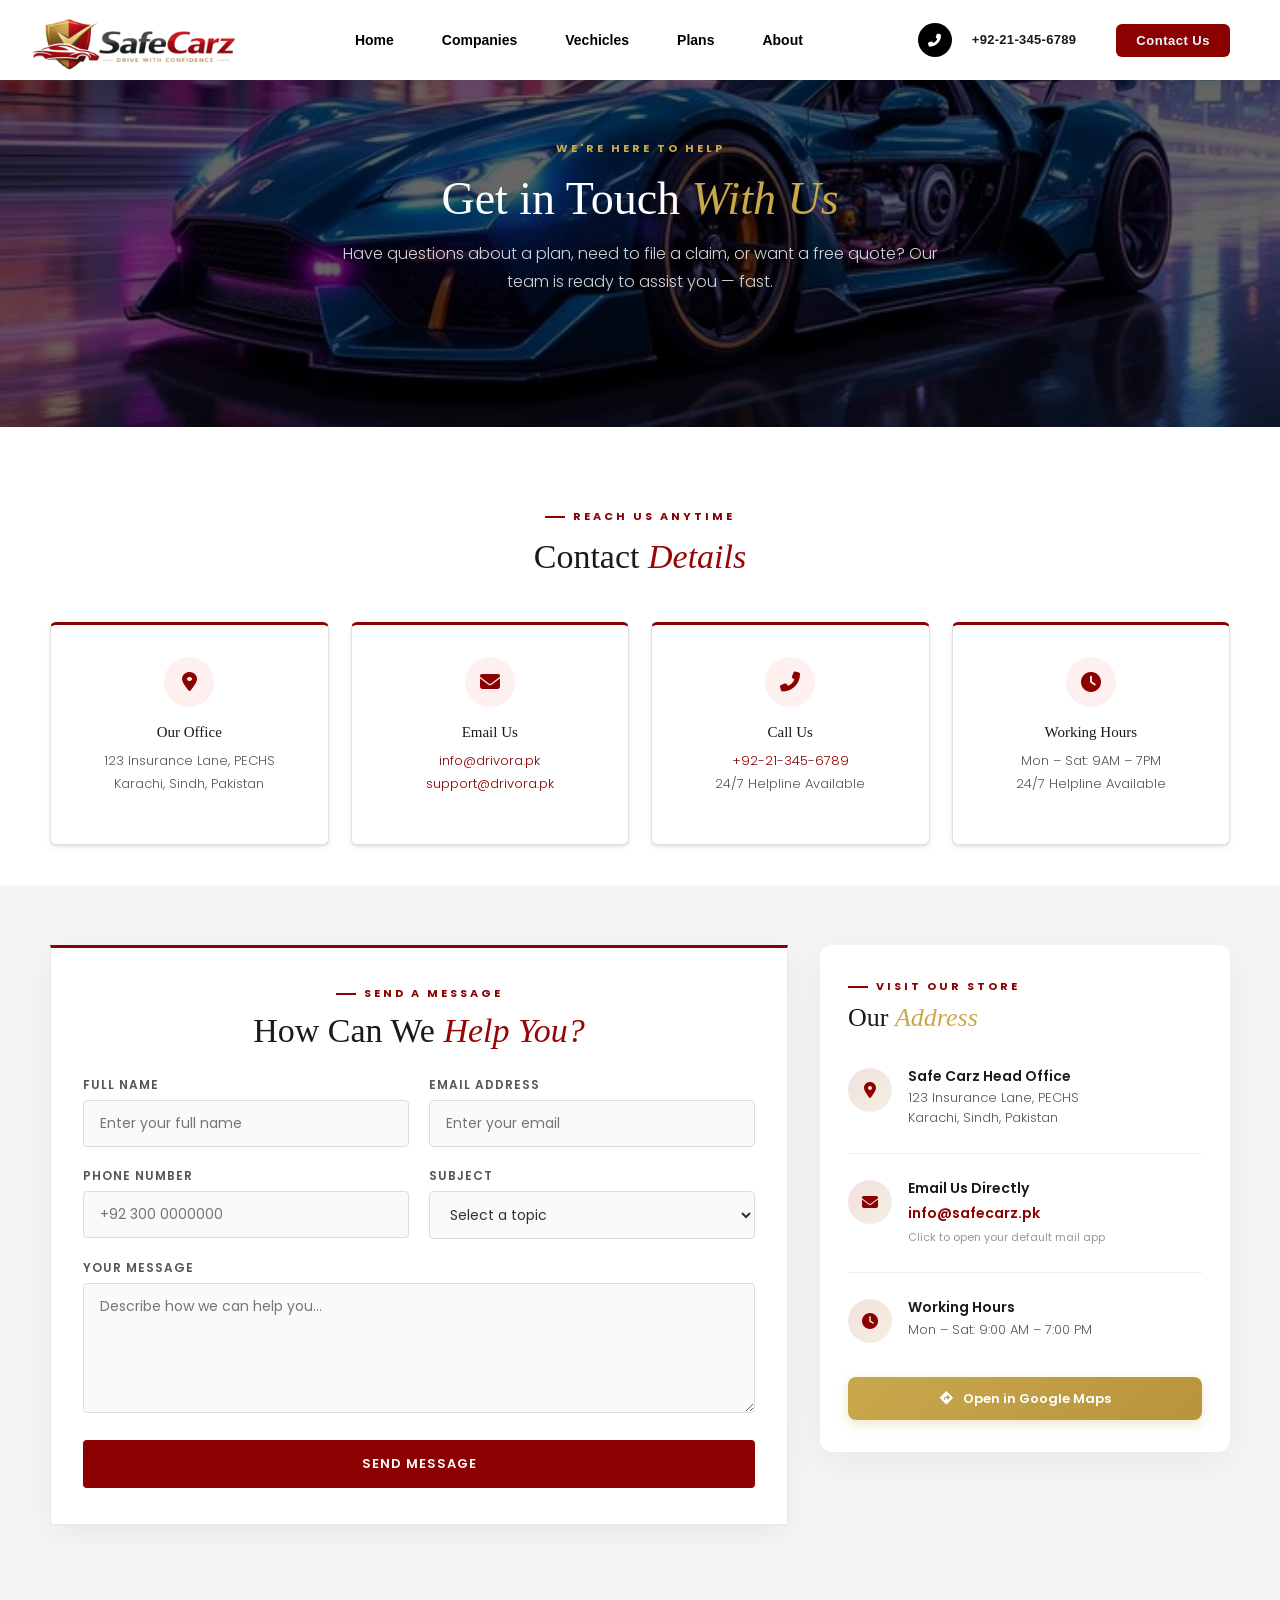
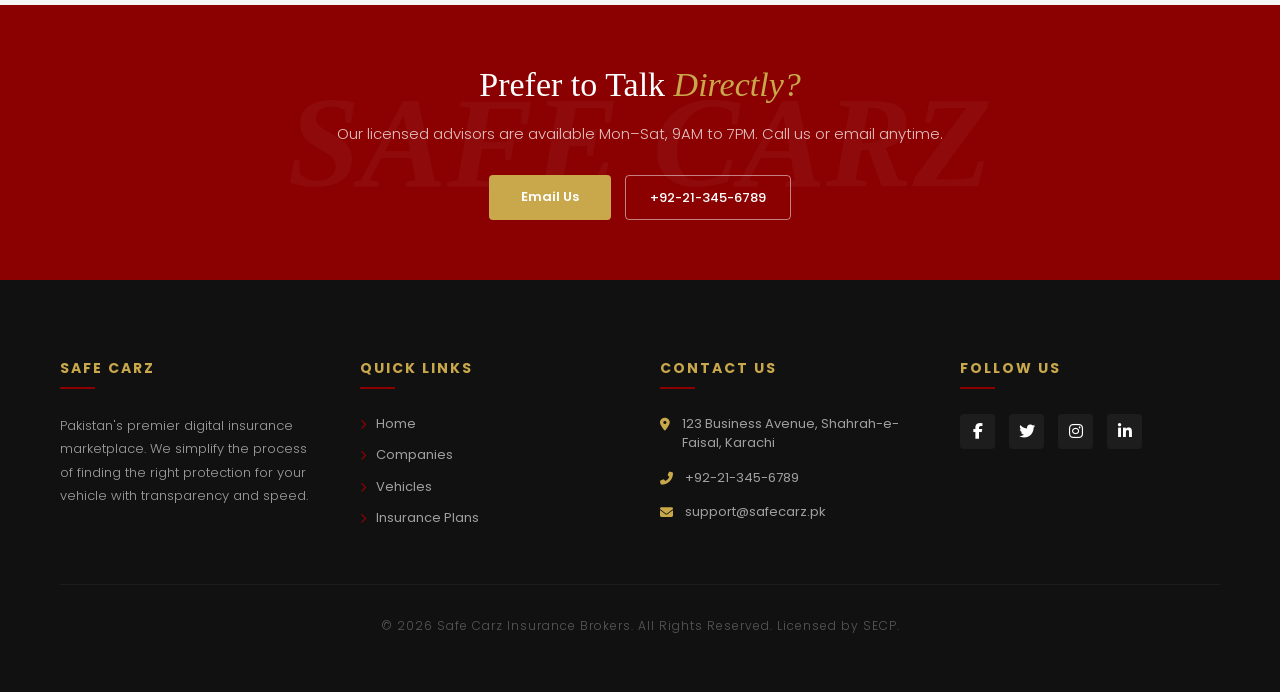
<file: Web Pages/Contact.html>
<!DOCTYPE html>
<html lang="en">
<head>
  <meta charset="UTF-8">
  <meta name="viewport" content="width=device-width, initial-scale=1.0">
  <title>Contact Us - Drivora</title>
  <link href="https://fonts.googleapis.com/css2?family=Poppins:wght@300;400;600;700&display=swap" rel="stylesheet">
  <link href="https://cdn.jsdelivr.net/npm/bootstrap@5.3.3/dist/css/bootstrap.min.css" rel="stylesheet">
  <link rel="stylesheet" href="https://cdnjs.cloudflare.com/ajax/libs/font-awesome/6.5.1/css/all.min.css">
  <link rel="stylesheet" href="Style/Contact.css">
  <link rel="stylesheet" href="Style/Global.css">
</head>
<body>
    <!-- Navbar -->
    <nav class="d-flex align-items-center justify-content-between flex-row">
        <div class="nav-logo">
            <img src="Assets/Safe Carz.png" alt="Safe Carz Logo">
        </div>
        <div class="navlinks d-flex gap-5">
          <a href="Index.html" >Home</a>
          <a href="companies.html">Companies</a>
          <a href="Vehicles.html">Vechicles</a>
          <a href="Plans.html">Plans</a>
          <a href="About.html">About</a>
        </div>
        <div class="nav-right">
          <div class="nphone-icon">
            <i class="fas fa-phone-alt"></i>
          </div>
          <div class="number">+92-21-345-6789</div>
            <a href="Contact.html"><button class="navbutton">Contact Us</button></a>
          </div>

          
        <button class="hamburger" aria-label="Toggle menu">
  <span></span><span></span><span></span>
</button>
      </nav>
  <!-- HERO SECTION -->
  <section class="page-hero">
    <div class="tag">We're Here to Help</div>
    <h1>Get in Touch <em>With Us</em></h1>
    <p>Have questions about a plan, need to file a claim, or want a free quote? Our team is ready to assist you — fast.</p>
  </section>

  <!-- CONTACT INFO CARDS -->
  <section class="info-section">
    <p class="label fade" style="justify-content:center;">Reach Us Anytime</p>
    <h2 class="fade" style="text-align:center;">Contact <em>Details</em></h2>

    <div class="info-grid">
      <div class="info-card fade">
        <div class="icon"><i class="fas fa-map-marker-alt"></i></div>
        <h4>Our Office</h4>
        <p>123 Insurance Lane, PECHS<br>Karachi, Sindh, Pakistan</p>
      </div>
      <div class="info-card fade">
        <div class="icon"><i class="fas fa-envelope"></i></div>
        <h4>Email Us</h4>
        <p><a href="mailto:info@drivora.pk">info@drivora.pk</a><br><a href="mailto:support@drivora.pk">support@drivora.pk</a></p>
      </div>
      <div class="info-card fade">
        <div class="icon"><i class="fas fa-phone-alt"></i></div>
        <h4>Call Us</h4>
        <p><a href="tel:+922134567890">+92-21-345-6789</a><br>24/7 Helpline Available</p>
      </div>
      <div class="info-card fade">
        <div class="icon"><i class="fas fa-clock"></i></div>
        <h4>Working Hours</h4>
        <p>Mon – Sat: 9AM – 7PM<br>24/7 Helpline Available</p>
      </div>
    </div>
  </section>

  <!-- CONTACT FORM -->
  <!-- <section class="form-section">
    <div class="form-wrapper fade">
      <p class="label" style="justify-content:center; margin-bottom:8px;">Send a Message</p>
      <h2>How Can We <em>Help You?</em></h2>

      <form id="contactForm">
        <div class="form-row">
          <div>
            <label for="name">Full Name</label>
            <input type="text" id="name" placeholder="Enter your full name" required>
          </div>
          <div>
            <label for="email">Email Address</label>
            <input type="email" id="email" placeholder="Enter your email" required>
          </div>
        </div>

        <div class="form-row">
          <div>
            <label for="phone">Phone Number</label>
            <input type="tel" id="phone" placeholder="+92 300 0000000">
          </div>
          <div>
            <label for="subject">Subject</label>
            <select id="subject">
              <option value="">Select a topic</option>
              <option>Get a Quote</option>
              <option>File a Claim</option>
              <option>Plan Inquiry</option>
              <option>General Question</option>
            </select>
          </div>
        </div>

        <label for="message">Your Message</label>
        <textarea id="message" placeholder="Describe how we can help you..." required></textarea>

        <button type="submit" class="btn-submit">Send Message</button>
        <div class="alert-box alert-success" id="successAlert">✅ Thank you! Your message has been sent. We'll get back to you shortly.</div>
        <div class="alert-box alert-danger"  id="errorAlert">⚠️ Please fill out all required fields.</div>
      </form>
    </div>
  </section> -->

  <!-- LOCATION CARD -->
<!-- <section class="map-section">
  <div class="map-wrapper fade">
    <p class="label" style="justify-content:center;">Find Us</p>
    <h2 style="text-align:center; margin-bottom:24px;">Our <em>Location</em></h2>
    
    <div class="location-card">
      <div class="location-icon">
        <i class="fas fa-map-marker-alt"></i>
      </div>
      <h4>Drivora Office</h4>
      <p>123 Insurance Lane, PECHS<br>Karachi, Sindh, Pakistan</p>
      <a href="https://www.google.com/maps/search/?api=1&query=123+Insurance+Lane+PECHS+Karachi" 
         target="_blank" 
         class="btn-directions">
        <i class="fas fa-directions"></i> Get Directions
      </a>
    </div>
  </div>
</section> -->

<!-- CONTACT FORM & ADDRESS SIDE-BY-SIDE -->
<section class="form-section">
  <div class="contact-container fade">
    
    <!-- LEFT: Contact Form -->
    <div class="form-wrapper">
      <p class="label" style="justify-content:center; margin-bottom:8px;">Send a Message</p>
      <h2 style="text-align:center; margin-bottom:24px;">How Can We <em>Help You?</em></h2>
      <form id="contactForm">
        <div class="form-row">
          <div>
            <label for="name">Full Name</label>
            <input type="text" id="name" placeholder="Enter your full name" required>
          </div>
          <div>
            <label for="email">Email Address</label>
            <input type="email" id="email" placeholder="Enter your email" required>
          </div>
        </div>
        <div class="form-row">
          <div>
            <label for="phone">Phone Number</label>
            <input type="tel" id="phone" placeholder="+92 300 0000000">
          </div>
          <div>
            <label for="subject">Subject</label>
            <select id="subject">
              <option value="">Select a topic</option>
              <option>Get a Quote</option>
              <option>File a Claim</option>
              <option>Plan Inquiry</option>
              <option>General Question</option>
            </select>
          </div>
        </div>
        <label for="message">Your Message</label>
        <textarea id="message" placeholder="Describe how we can help you..." required></textarea>
        <button type="submit" class="btn-submit">Send Message</button>
        <div class="alert-box alert-success" id="successAlert">✅ Thank you! Your message has been sent. We'll get back to you shortly.</div>
        <div class="alert-box alert-danger" id="errorAlert">⚠️ Please fill out all required fields.</div>
      </form>
    </div>

    <!-- RIGHT: Address & Mail (Creative Sidebar) -->
    <div class="contact-sidebar">
      <div class="sidebar-header">
        <p class="label">Visit Our Store</p>
        <h2>Our <em>Address</em></h2>
      </div>
      
      <div class="info-row">
        <div class="icon-box"><i class="fas fa-map-marker-alt"></i></div>
        <div class="info-text">
          <h4>Safe Carz Head Office</h4>
          <p>123 Insurance Lane, PECHS<br>Karachi, Sindh, Pakistan</p>
        </div>
      </div>

      <div class="divider"></div>

      <div class="info-row">
        <div class="icon-box"><i class="fas fa-envelope"></i></div>
        <div class="info-text">
          <h4>Email Us Directly</h4>
          <a href="mailto:info@safecarz.pk" class="mail-link">info@safecarz.pk</a>
          <span class="mail-hint">Click to open your default mail app</span>
        </div>
      </div>

      <div class="divider"></div>

      <div class="info-row">
        <div class="icon-box"><i class="fas fa-clock"></i></div>
        <div class="info-text">
          <h4>Working Hours</h4>
          <p>Mon – Sat: 9:00 AM – 7:00 PM</p>
        </div>
      </div>

      <a href="https://www.google.com/maps/search/?api=1&query=123+Insurance+Lane+PECHS+Karachi" 
         target="_blank" 
         class="btn-directions">
        <i class="fas fa-directions"></i> Open in Google Maps
      </a>
    </div>

  </div>
</section>

  <!-- CTA STRIP -->
  <section class="contact-cta">
    <h2 class="fade">Prefer to Talk <em>Directly?</em></h2>
    <p class="fade">Our licensed advisors are available Mon–Sat, 9AM to 7PM. Call us or email anytime.</p>
    <div class="cta-btns fade">
      <a href="mailto:info@drivora.pk" class="btn-gold">Email Us</a>
      <a href="tel:+922134567890" class="btn-white-outline">+92-21-345-6789</a>
    </div>
  </section>

  <!-- FOOTER -->
 <footer class="sc-footer">
    <div class="container" style="max-width: 1200px; margin: 0 auto; padding: 0 20px;">
        <div class="footer-grid" style="display: grid; grid-template-columns: repeat(auto-fit, minmax(200px, 1fr)); gap: 40px;">
            
            <div class="footer-col">
                <h4 class="sc-footer-heading">Safe Carz</h4>
                <p class="sc-footer-text">
                    Pakistan's premier digital insurance marketplace. We simplify the process of finding the right protection for your vehicle with transparency and speed.
                </p>
            </div>

            <div class="footer-col">
                <h4 class="sc-footer-heading">Quick Links</h4>
                <ul class="sc-footer-links">
                    <li><a href="HomePage.html"><i class="fas fa-chevron-right"></i> Home</a></li>
                    <li><a href="Companies.html"><i class="fas fa-chevron-right"></i> Companies</a></li>
                    <li><a href="Vehicles.html"><i class="fas fa-chevron-right"></i> Vehicles</a></li>
                    <li><a href="Plans.html"><i class="fas fa-chevron-right"></i> Insurance Plans</a></li>
                </ul>
            </div>

            <div class="footer-col">
                <h4 class="sc-footer-heading">Contact Us</h4>
                <div class="sc-footer-contact-item">
                    <i class="fas fa-map-marker-alt"></i>
                    <span>123 Business Avenue, Shahrah-e-Faisal, Karachi</span>
                </div>
                <div class="sc-footer-contact-item">
                    <i class="fas fa-phone-alt"></i>
                    <a href="tel:+92213456789">+92-21-345-6789</a>
                </div>
                <div class="sc-footer-contact-item">
                    <i class="fas fa-envelope"></i>
                    <a href="mailto:support@safecarz.pk">support@safecarz.pk</a>
                </div>
            </div>

            <div class="footer-col">
                <h4 class="sc-footer-heading">Follow Us</h4>
                <div class="sc-social-icons">
                    <a href="#"><i class="fab fa-facebook-f"></i></a>
                    <a href="#"><i class="fab fa-twitter"></i></a>
                    <a href="#"><i class="fab fa-instagram"></i></a>
                    <a href="#"><i class="fab fa-linkedin-in"></i></a>
                </div>
            </div>
        </div>

        <div class="sc-footer-hr"></div>
        <p class="sc-footer-bottom">&copy; 2026 Safe Carz Insurance Brokers. All Rights Reserved. Licensed by SECP.</p>
    </div>
 </footer>

  <script src="Scripts/Contact.js"></script>
</body>
</html>
</file>
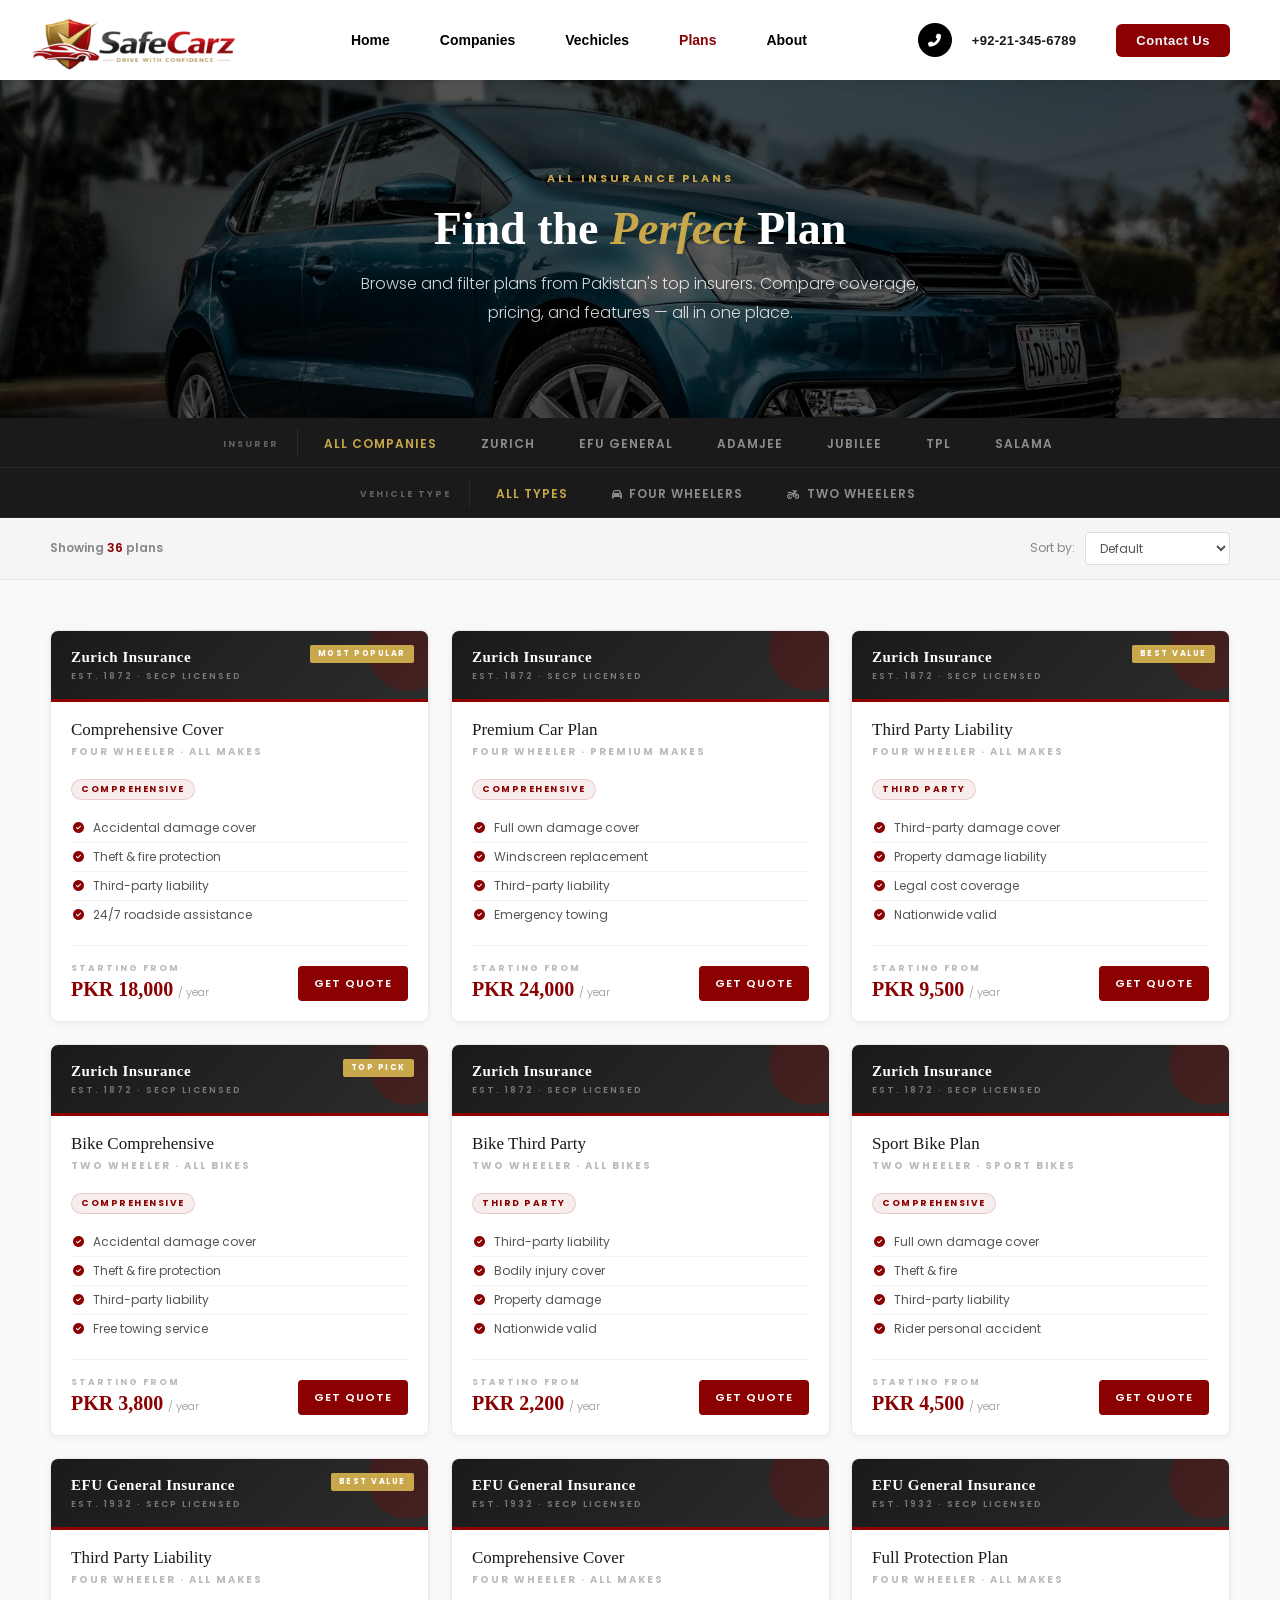
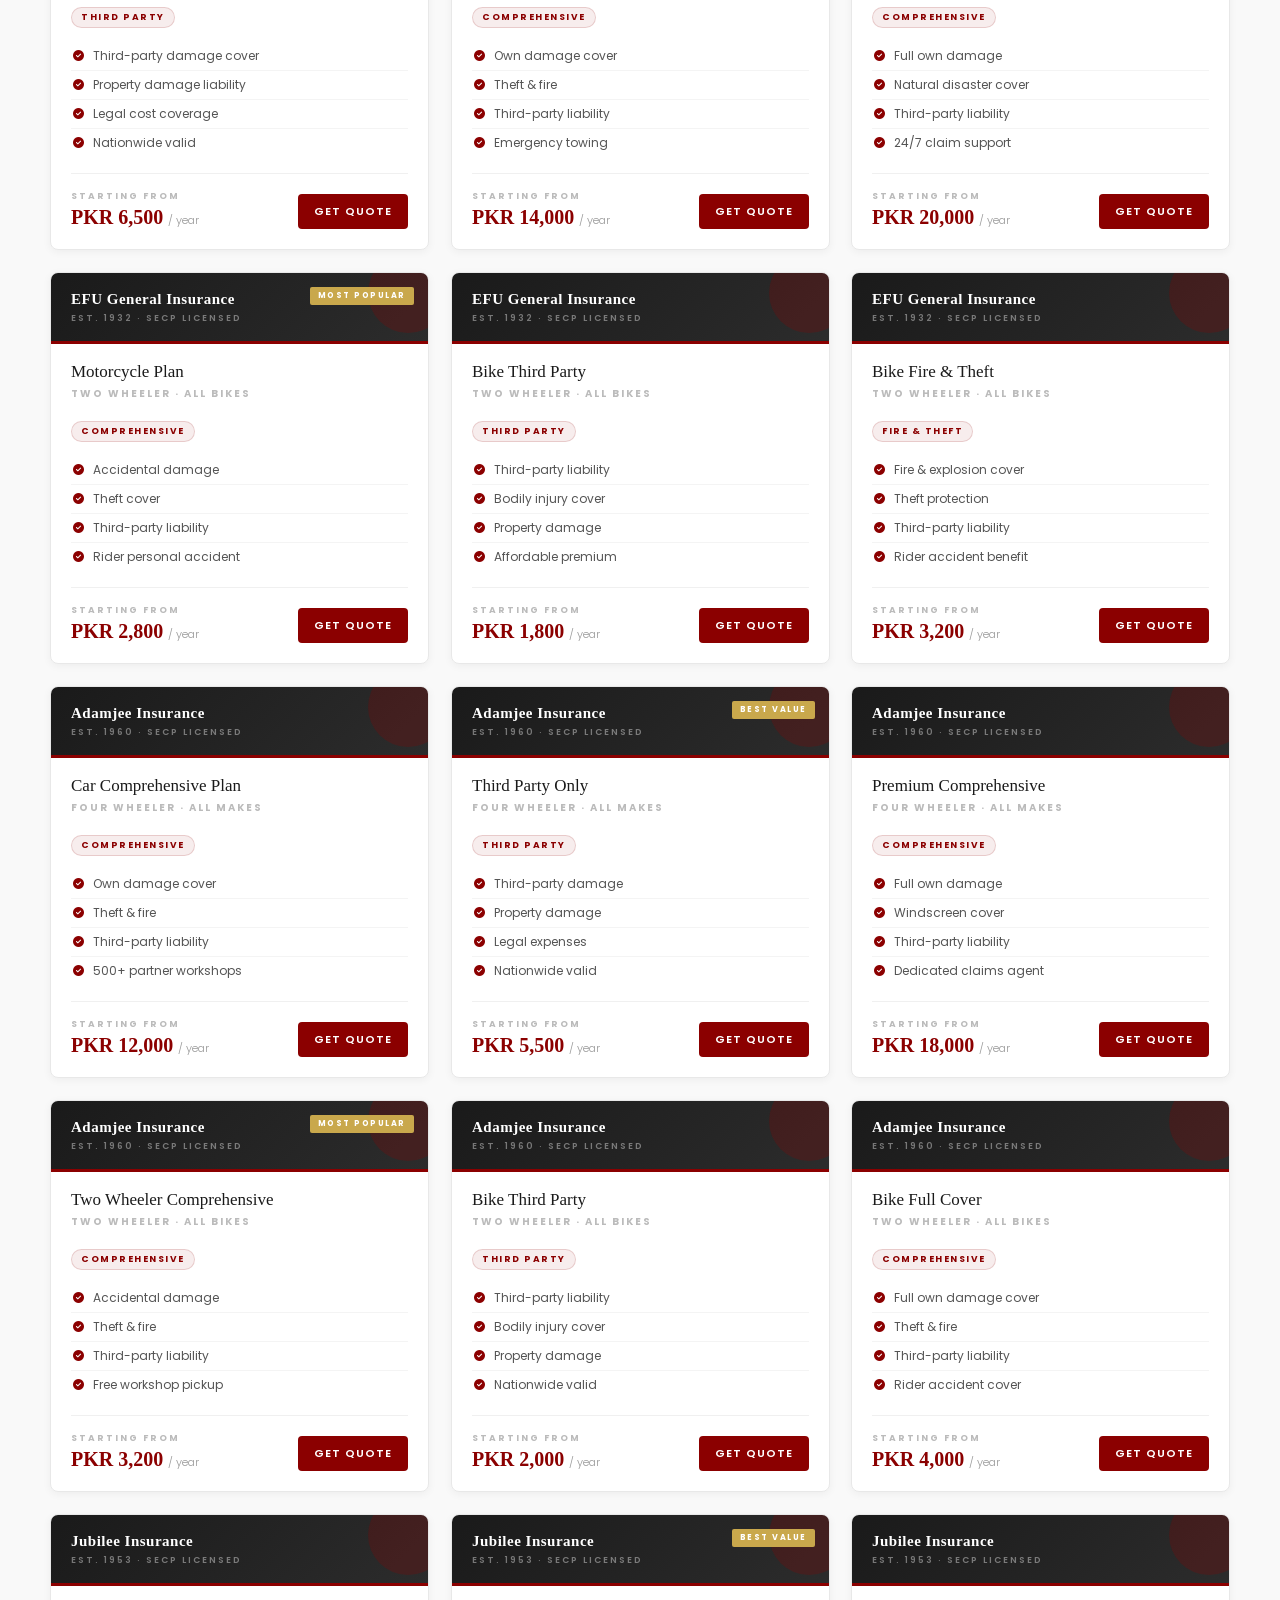
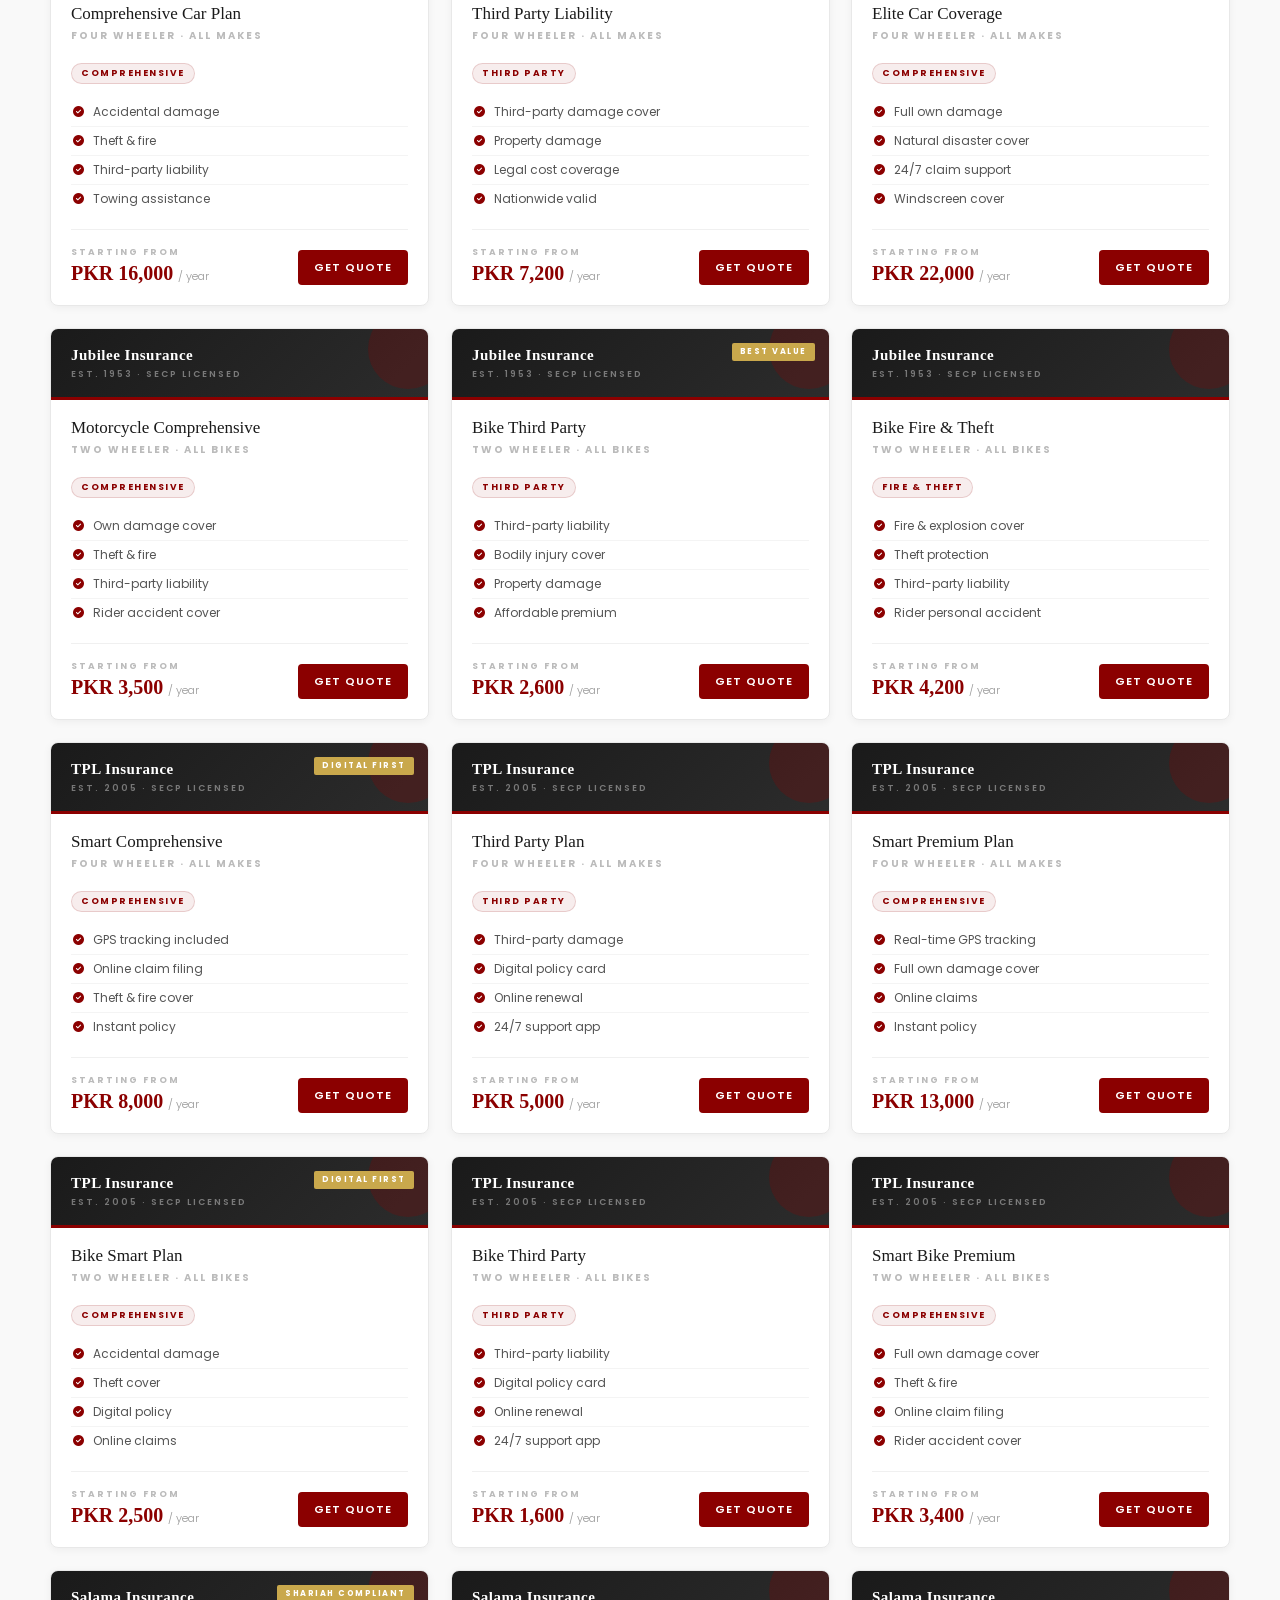
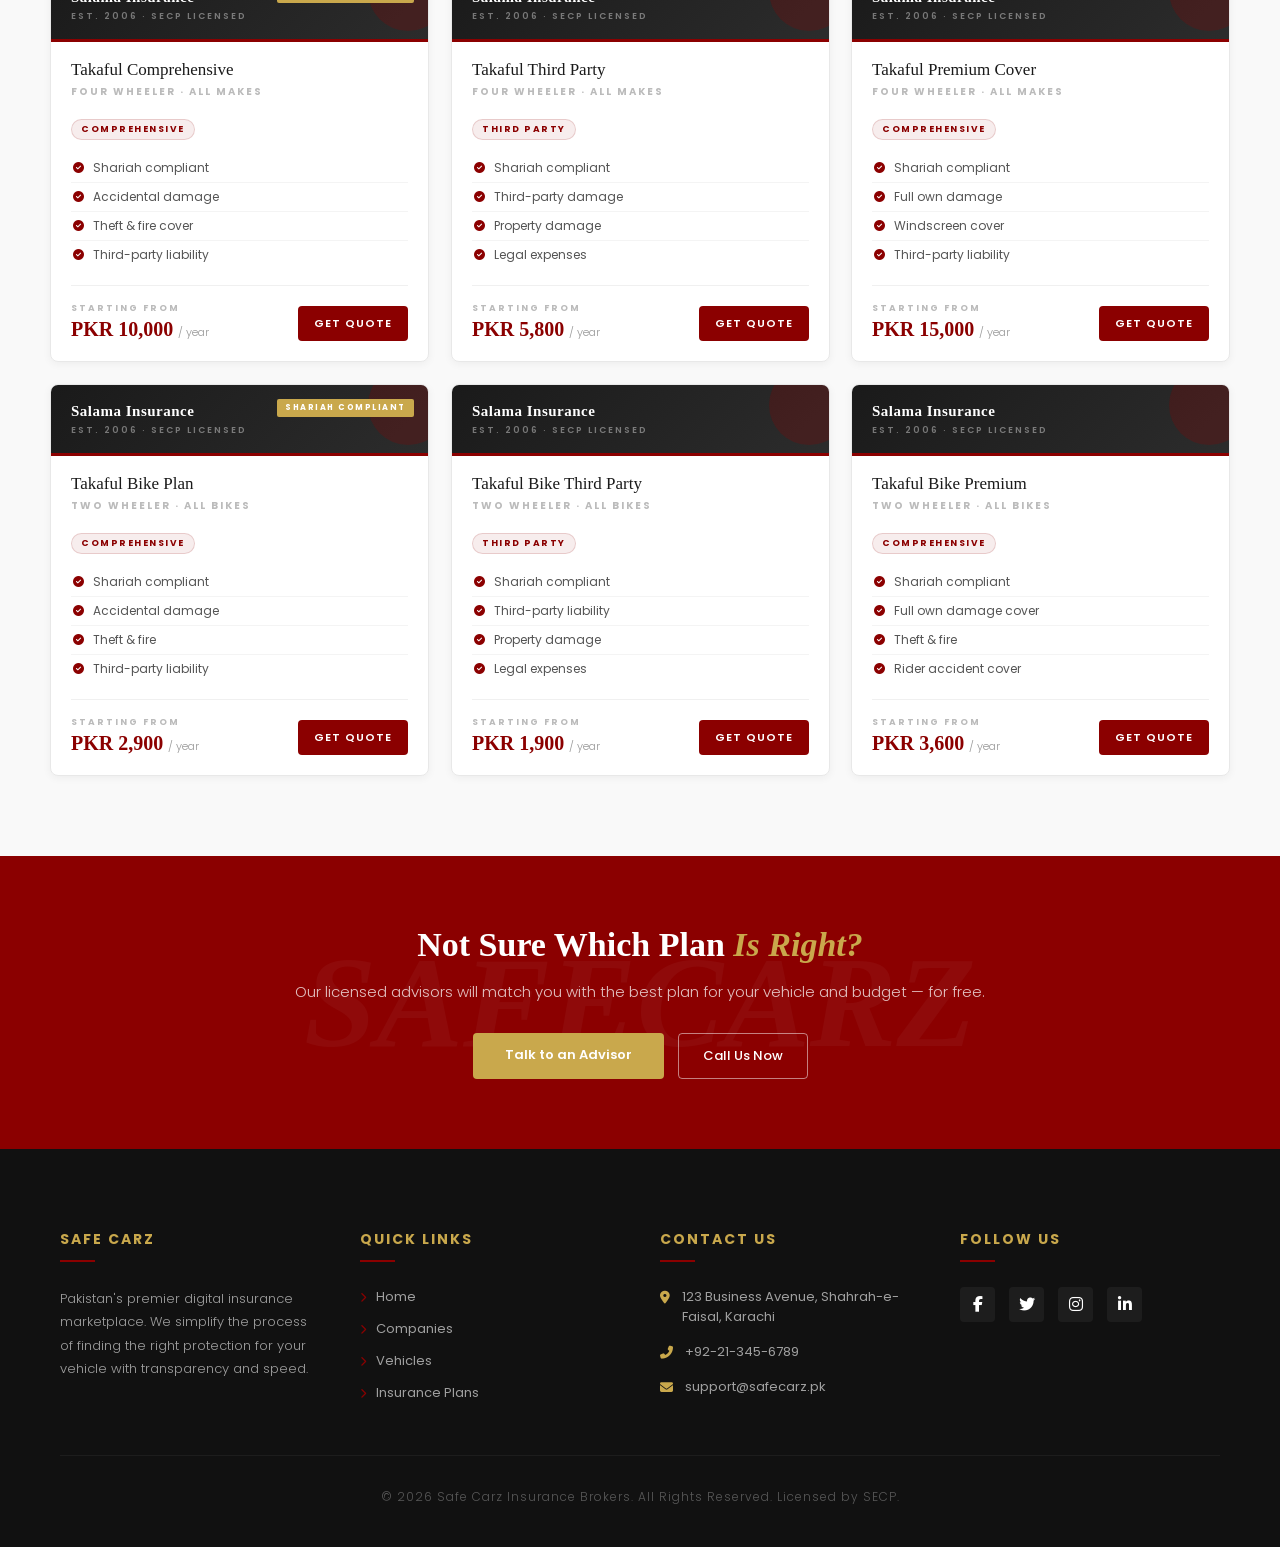
<file: Web Pages/Plans.html>
<!DOCTYPE html>
<html lang="en">
<head>
  <meta charset="UTF-8"/>
  <meta name="viewport" content="width=device-width, initial-scale=1.0"/>
  <title>Insurance Plans - Drivora</title>
  <link href="https://fonts.googleapis.com/css2?family=Poppins:wght@300;400;600;700&display=swap" rel="stylesheet">
  <link rel="stylesheet" href="https://cdnjs.cloudflare.com/ajax/libs/font-awesome/6.5.1/css/all.min.css">
  <link rel="stylesheet" href="Style/Global.css">
  <link rel="stylesheet" href="Style/Plans.css">
</head>
<body>

  <!-- Navbar -->
    <nav class="d-flex align-items-center justify-content-between flex-row">
        <div class="nav-logo">
            <img src="Assets/Safe Carz.png" alt="Safe Carz Logo">
        </div>
        <div class="navlinks d-flex gap-5">
            <a href="Index.html" >Home</a>
            <a href="companies.html">Companies</a>
            <a href="Vehicles.html">Vechicles</a>
            <a href="Plans.html" style="color: #8B0000;">Plans</a>
            <a href="About.html">About</a>
        </div>
        <div class="nav-right">
            <div class="nphone-icon">
                <i class="fas fa-phone-alt"></i>
            </div>
            <div class="number">+92-21-345-6789</div>
            <a href="Contact.html"><button class="navbutton">Contact Us</button></a>
        </div>

        <button class="hamburger" aria-label="Toggle menu">
  <span></span><span></span><span></span>
</button>
    </nav>

  <!-- PAGE HERO -->
  <section class="page-hero">
    <div class="tag">All Insurance Plans</div>
    <h1>Find the <em>Perfect</em> Plan</h1>
    <p>Browse and filter plans from Pakistan's top insurers. Compare coverage, pricing, and features — all in one place.</p>
  </section>

  <!-- DUAL FILTER BAR -->
  <div class="filter-bar">

    <!-- Row 1: Insurer -->
    <div class="filter-row">
      <span class="filter-label">Insurer</span>
      <button class="tab-btn active" data-insurer="all">All Companies</button>
      <button class="tab-btn" data-insurer="zurich">Zurich</button>
      <button class="tab-btn" data-insurer="efu">EFU General</button>
      <button class="tab-btn" data-insurer="adamjee">Adamjee</button>
      <button class="tab-btn" data-insurer="jubilee">Jubilee</button>
      <button class="tab-btn" data-insurer="tpl">TPL</button>
      <button class="tab-btn" data-insurer="salama">Salama</button>
    </div>

    <!-- Row 2: Vehicle Type (four-wheeler & two-wheeler only) -->
    <div class="filter-row">
      <span class="filter-label">Vehicle Type</span>
      <button class="tab-btn active" data-type="all">All Types</button>
      <button class="tab-btn" data-type="four-wheeler">
        <i class="fas fa-car" style="margin-right:6px;font-size:10px;"></i>Four Wheelers
      </button>
      <button class="tab-btn" data-type="two-wheeler">
        <i class="fas fa-motorcycle" style="margin-right:6px;font-size:10px;"></i>Two Wheelers
      </button>
    </div>

  </div>

  <!-- RESULTS BAR -->
  <div class="results-bar">
    <div class="results-count">Showing <span id="visibleCount">36</span> plans</div>
    <div class="sort-wrapper">
      Sort by:
      <select id="sortSelect" onchange="sortPlans()">
        <option value="default">Default</option>
        <option value="price-asc">Price: Low to High</option>
        <option value="price-desc">Price: High to Low</option>
      </select>
    </div>
  </div>

  <!-- PLANS GRID — cards injected here by Plans.js -->
  <section class="plans-section">
    <div class="plans-grid" id="plansGrid">

      <!-- No results placeholder (always in DOM, hidden by JS) -->
      <div class="no-results" id="noResults" style="display:none;">
        <div class="icon"><i class="fas fa-search"></i></div>
        <h4>No plans found</h4>
        <p>Try a different insurer or vehicle type filter.</p>
      </div>

    </div>
  </section>

  <!-- CTA SECTION -->
  <section class="cta-section">
    <h2 class="fade">Not Sure Which Plan <em>Is Right?</em></h2>
    <p class="fade">Our licensed advisors will match you with the best plan for your vehicle and budget — for free.</p>
    <div class="cta-btns fade">
      <a href="Contact.html" class="btn-gold">Talk to an Advisor</a>
      <a href="Contact.html" class="btn-white-outline">Call Us Now</a>
    </div>
  </section>

  <!-- Footer -->
  <footer class="sc-footer">
    <div class="container" style="max-width: 1200px; margin: 0 auto; padding: 0 20px;">
        <div class="footer-grid" style="display: grid; grid-template-columns: repeat(auto-fit, minmax(200px, 1fr)); gap: 40px;">
            
            <div class="footer-col">
                <h4 class="sc-footer-heading">Safe Carz</h4>
                <p class="sc-footer-text">
                    Pakistan's premier digital insurance marketplace. We simplify the process of finding the right protection for your vehicle with transparency and speed.
                </p>
            </div>

            <div class="footer-col">
                <h4 class="sc-footer-heading">Quick Links</h4>
                <ul class="sc-footer-links">
                    <li><a href="HomePage.html"><i class="fas fa-chevron-right"></i> Home</a></li>
                    <li><a href="companies.html"><i class="fas fa-chevron-right"></i> Companies</a></li>
                    <li><a href="Vehicles.html"><i class="fas fa-chevron-right"></i> Vehicles</a></li>
                    <li><a href="Plans.html"><i class="fas fa-chevron-right"></i> Insurance Plans</a></li>
                </ul>
            </div>

            <div class="footer-col">
                <h4 class="sc-footer-heading">Contact Us</h4>
                <div class="sc-footer-contact-item">
                    <i class="fas fa-map-marker-alt"></i>
                    <span>123 Business Avenue, Shahrah-e-Faisal, Karachi</span>
                </div>
                <div class="sc-footer-contact-item">
                    <i class="fas fa-phone-alt"></i>
                    <a href="tel:+92213456789">+92-21-345-6789</a>
                </div>
                <div class="sc-footer-contact-item">
                    <i class="fas fa-envelope"></i>
                    <a href="mailto:support@safecarz.pk">support@safecarz.pk</a>
                </div>
            </div>

            <div class="footer-col">
                <h4 class="sc-footer-heading">Follow Us</h4>
                <div class="sc-social-icons">
                    <a href="#"><i class="fab fa-facebook-f"></i></a>
                    <a href="#"><i class="fab fa-twitter"></i></a>
                    <a href="#"><i class="fab fa-instagram"></i></a>
                    <a href="#"><i class="fab fa-linkedin-in"></i></a>
                </div>
            </div>
        </div>

        <div class="sc-footer-hr"></div>
        <p class="sc-footer-bottom">&copy; 2026 Safe Carz Insurance Brokers. All Rights Reserved. Licensed by SECP.</p>
    </div>
 </footer>


  <script src="Scripts/Plans.js"></script>
</body>
</html>
</file>
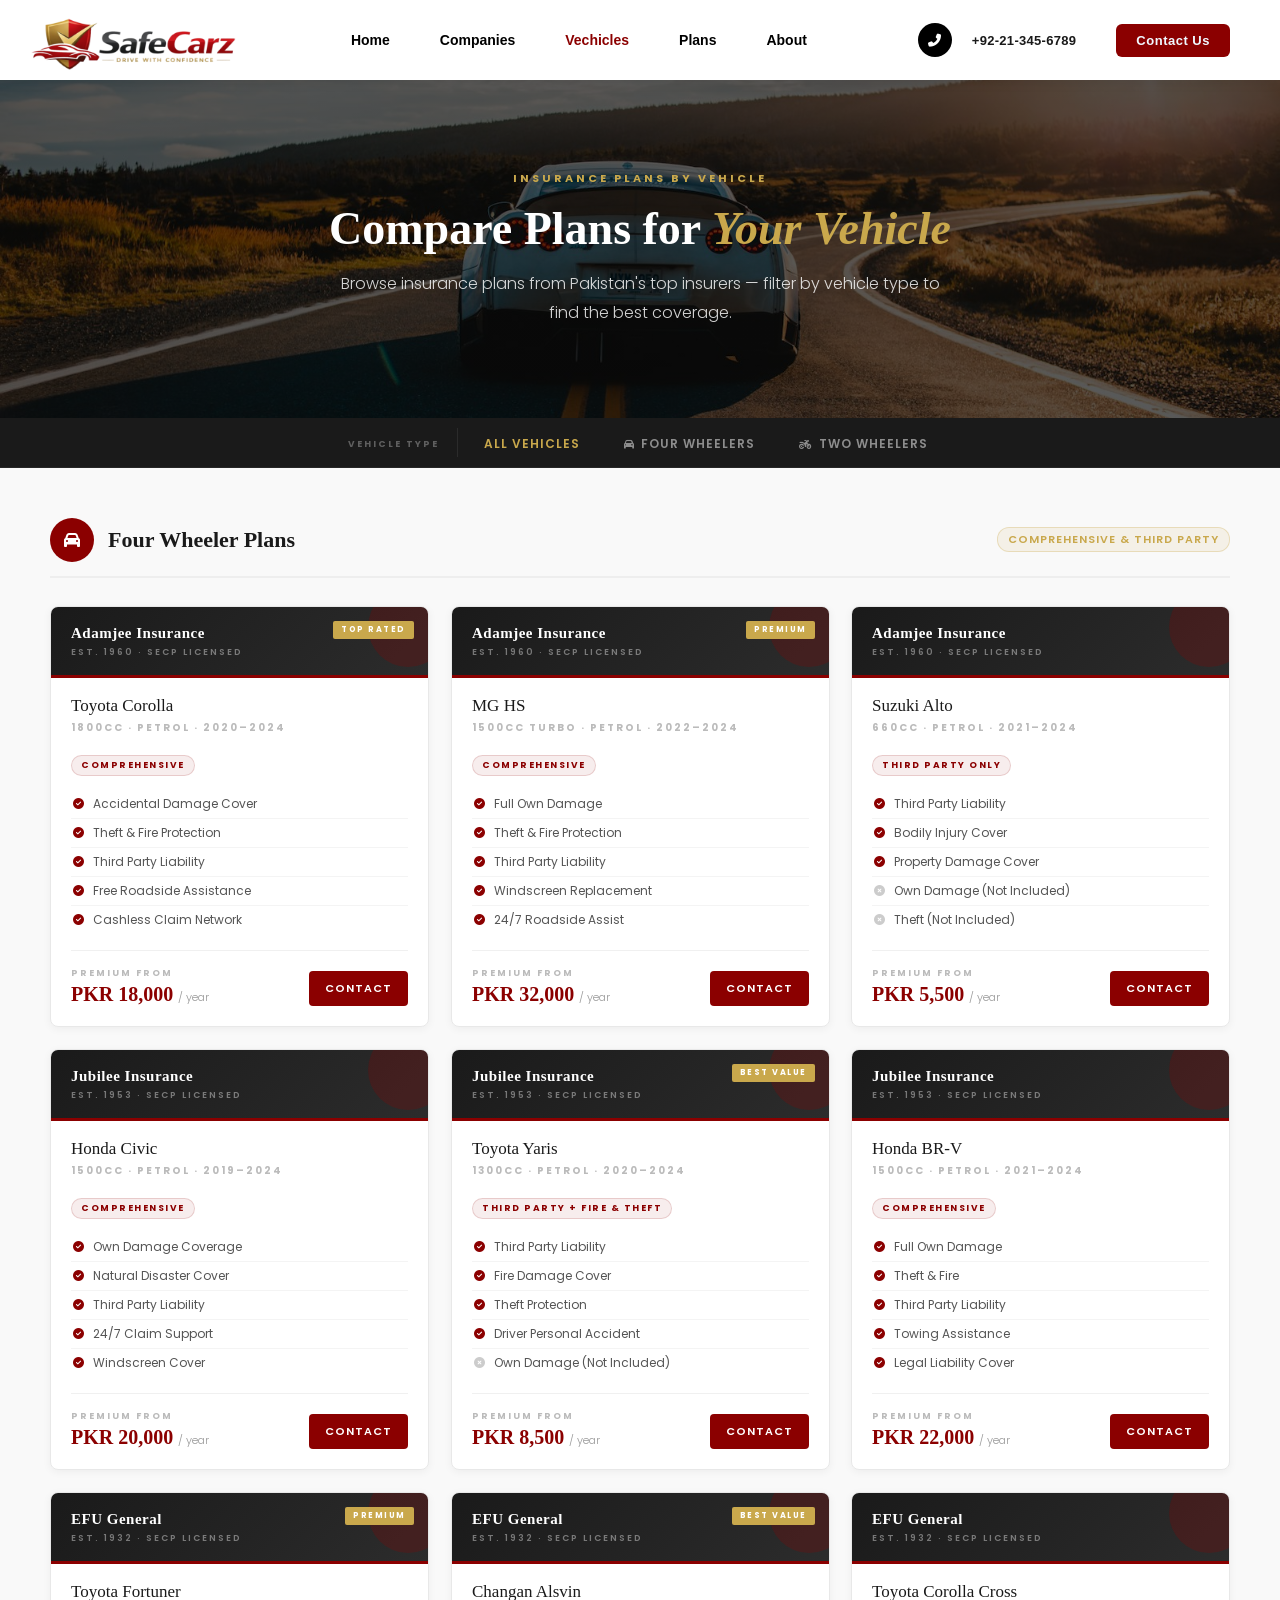
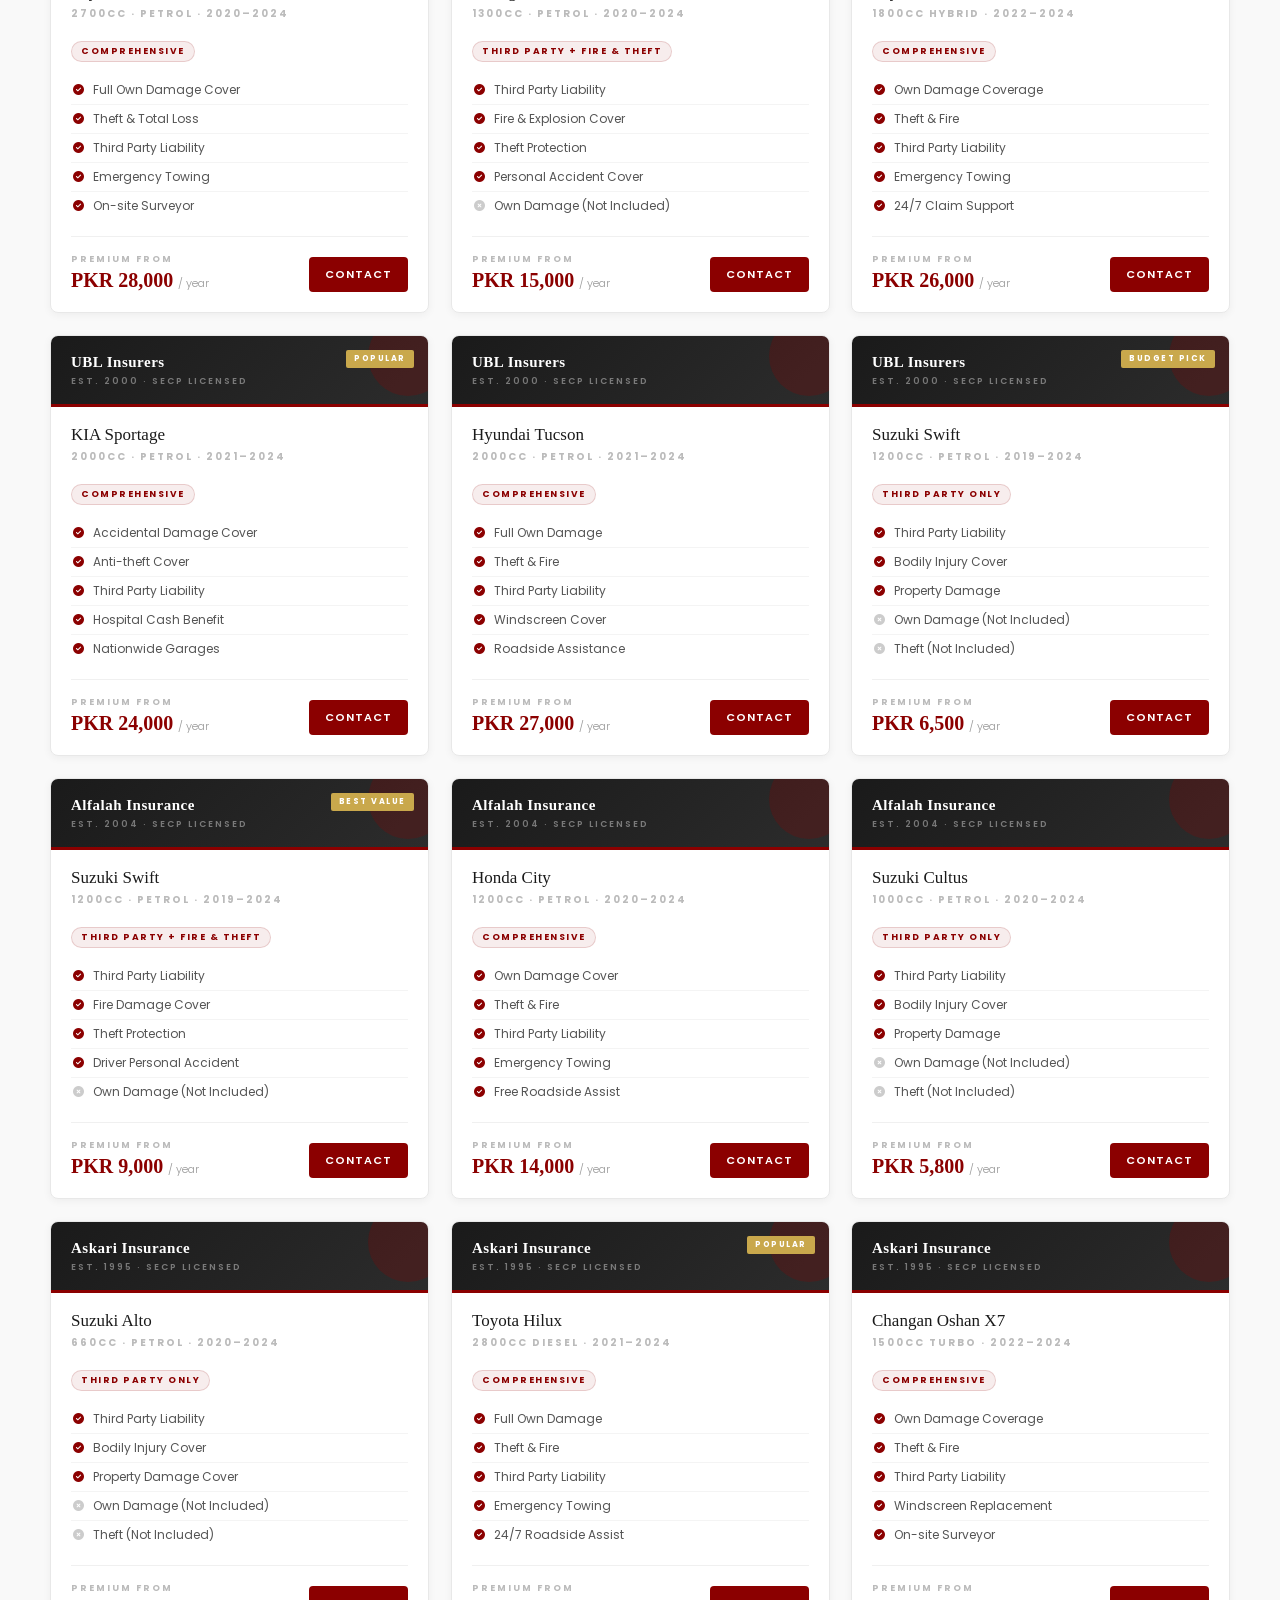
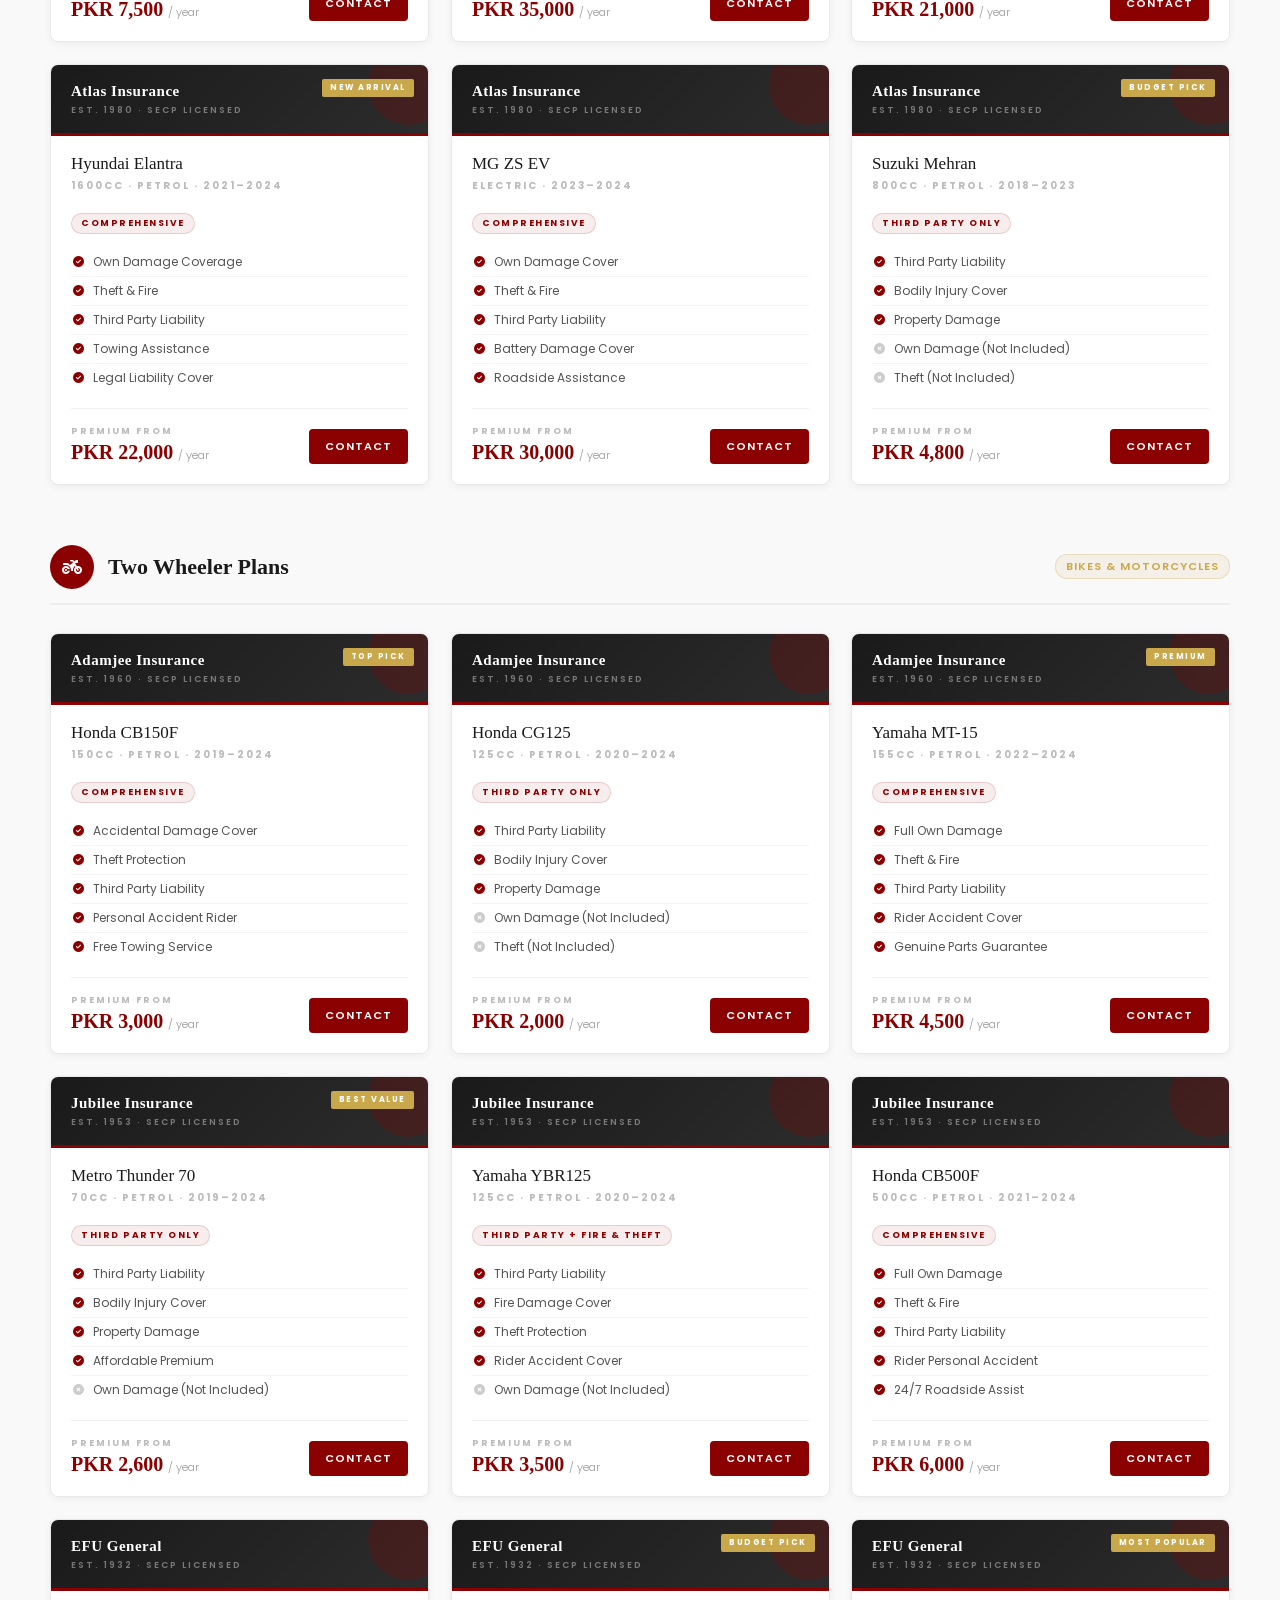
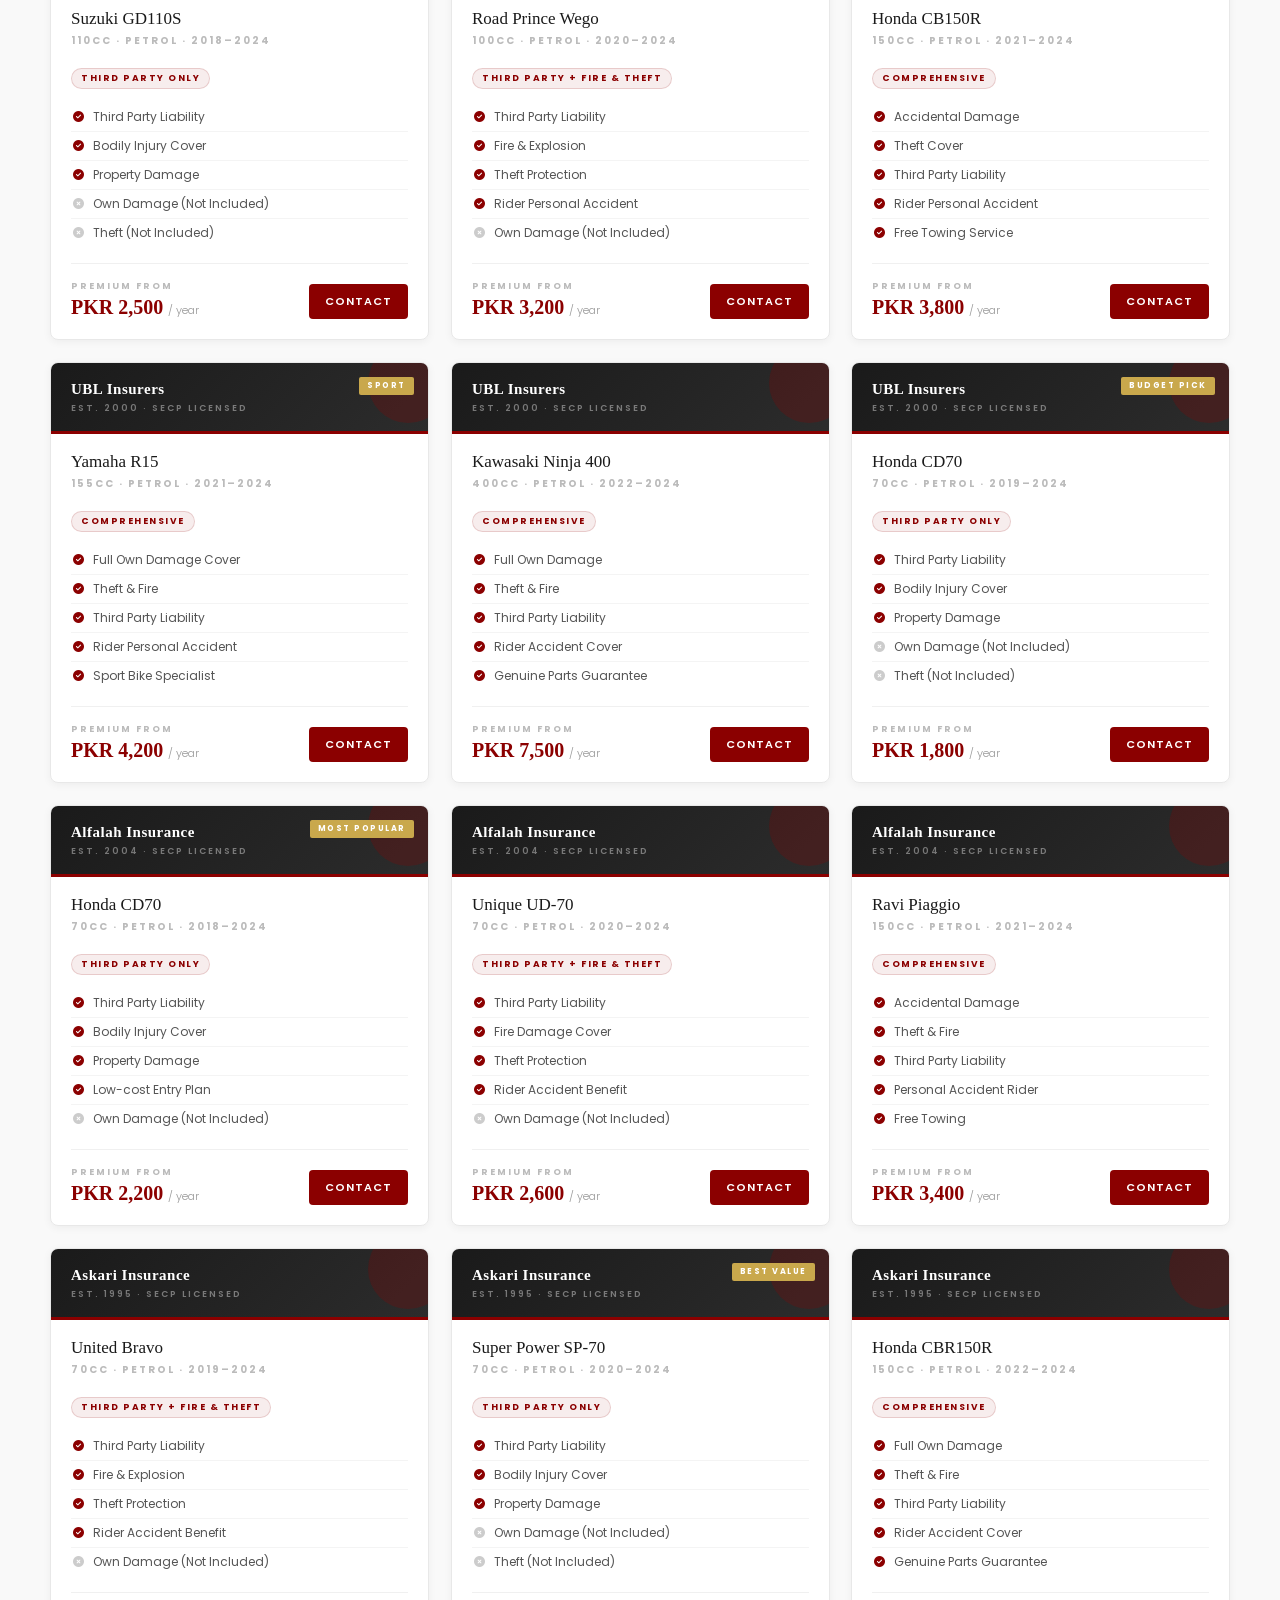
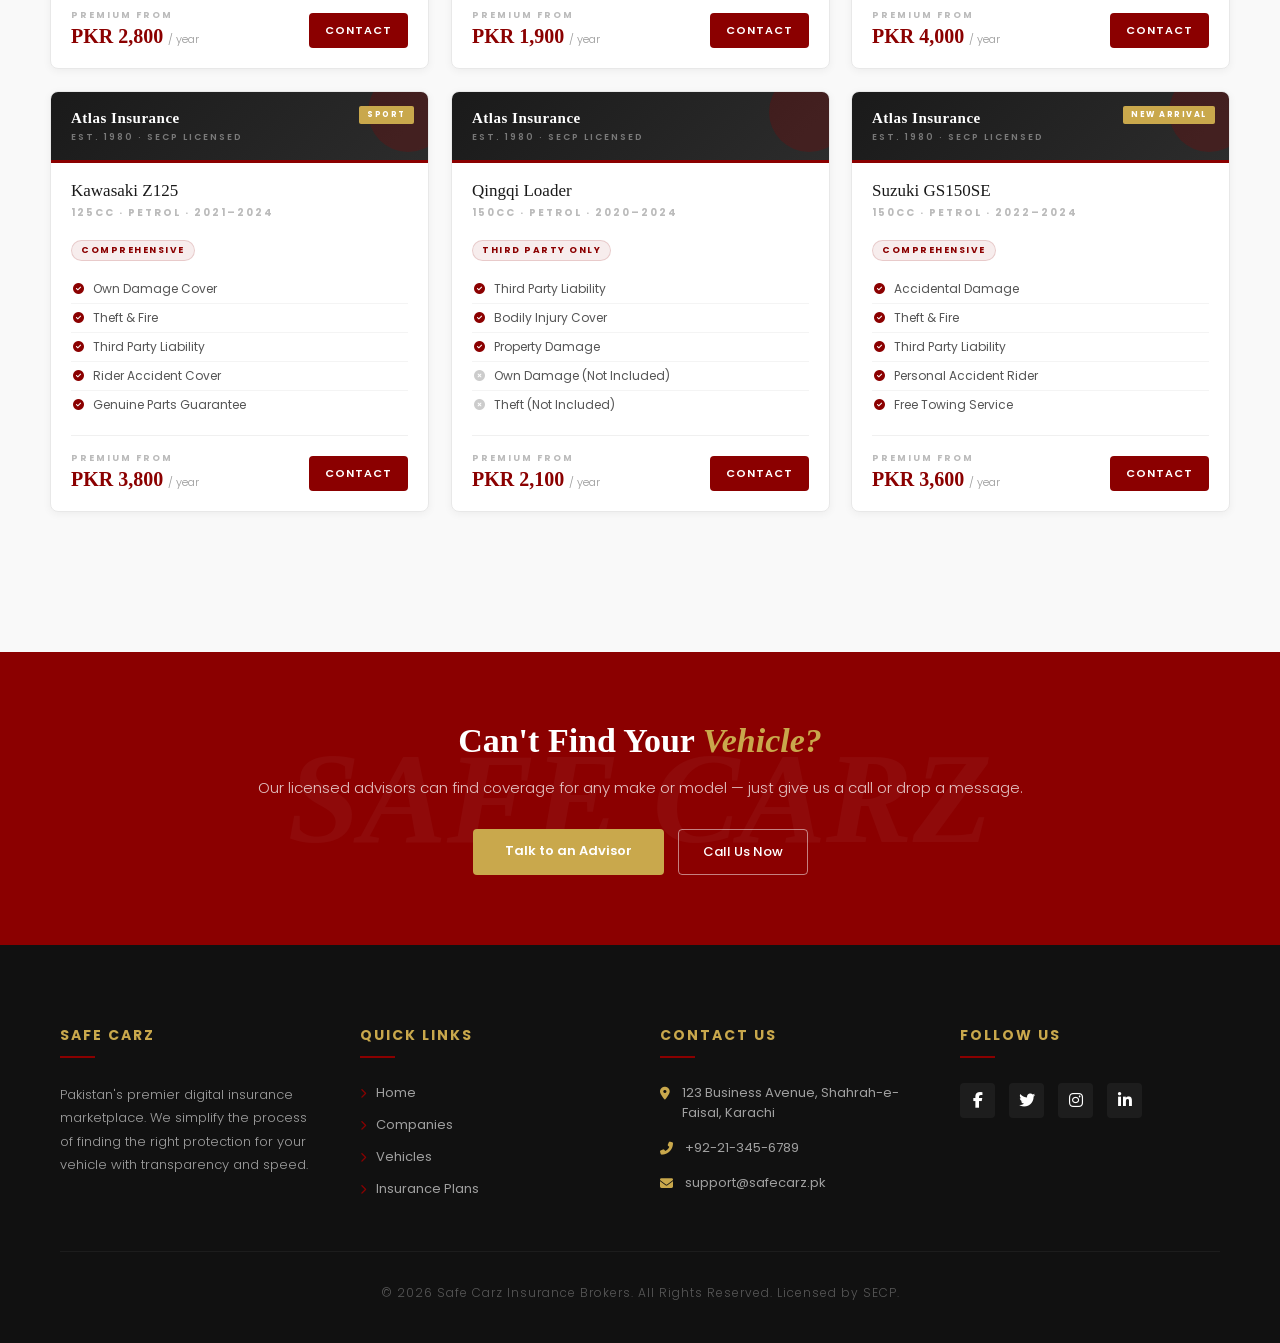
<file: Web Pages/Vehicles.html>
<!DOCTYPE html>
<html lang="en">
<head>
  <meta charset="UTF-8"/>
  <meta name="viewport" content="width=device-width, initial-scale=1.0"/>
  <title>Vehicles - Drivora</title>
  <link href="https://fonts.googleapis.com/css2?family=Poppins:wght@300;400;600;700&display=swap" rel="stylesheet">
  <link rel="stylesheet" href="https://cdnjs.cloudflare.com/ajax/libs/font-awesome/6.5.1/css/all.min.css">
  <link rel="stylesheet" href="Style/Global.css">
  <link rel="stylesheet" href="Style/Vehicles.css">
  <style>
   
  
  </style>
</head>
<body>

  <!-- Navbar -->
    <nav class="d-flex align-items-center justify-content-between flex-row">
        <div class="nav-logo">
            <img src="Assets/Safe Carz.png" alt="Safe Carz Logo">
        </div>
        <div class="navlinks d-flex gap-5">
            <a href="Index.html" >Home</a>
            <a href="companies.html">Companies</a>
            <a href="Vehicles.html" style="color: #8B0000;">Vechicles</a>
            <a href="Plans.html">Plans</a>
            <a href="About.html">About</a>
        </div>
        <div class="nav-right">
            <div class="nphone-icon">
                <i class="fas fa-phone-alt"></i>
            </div>
            <div class="number">+92-21-345-6789</div>
            <a href="Contact.html"><button class="navbutton">Contact Us</button></a>
        </div>

        <button class="hamburger" aria-label="Toggle menu">
  <span></span><span></span><span></span>
</button>
    </nav>

  <!-- MOBILE MENU
  <div class="mobile-menu" id="mobileMenu">
    <a href="HomePage.html">Home</a>
    <a href="Companies.html">Companies</a>
    <a href="Vehicles.html" class="active-link">Vehicles</a>
    <a href="Plans.html">Plans</a>
    <a href="About.html">About</a>
    <a href="Contact.html" class="mob-contact-btn">Contact Us</a>
  </div> -->

  <!-- PAGE HERO -->
  <section class="page-hero">
    <div class="tag">Insurance Plans by Vehicle</div>
    <h1>Compare Plans for <em>Your Vehicle</em></h1>
    <p>Browse insurance plans from Pakistan's top insurers — filter by vehicle type to find the best coverage.</p>
  </section>

  <!-- FILTER BAR -->
  <div class="filter-bar">
    <div class="filter-row">
      <span class="filter-label">Vehicle Type</span>
      <button class="tab-btn active" data-cat="all">
        All Vehicles
      </button>
      <button class="tab-btn" data-cat="four-wheeler">
        <i class="fas fa-car" style="margin-right:6px;font-size:10px;"></i>Four Wheelers
      </button>
      <button class="tab-btn" data-cat="two-wheeler">
        <i class="fas fa-motorcycle" style="margin-right:6px;font-size:10px;"></i>Two Wheelers
      </button>
    </div>
  </div>

  <!-- VEHICLES SECTION -->
  <section class="vehicles-section">

    <!-- FOUR WHEELERS BLOCK -->
    <div class="vehicle-section-block fade" id="block-four" data-block="four-wheeler">
      <div class="vehicle-section-title">
        <div class="vtitle-icon"><i class="fas fa-car"></i></div>
        <h3>Four Wheeler Plans</h3>
        <span>Comprehensive &amp; Third Party</span>
      </div>
      <div class="plans-grid" id="grid-four">
        <div class="no-results" id="noResults-four" style="display:none;">
          <div class="icon"><i class="fas fa-car"></i></div>
          <h4>No plans found</h4>
          <p>Check back soon for more plans.</p>
        </div>
      </div>
    </div>

    <!-- TWO WHEELERS BLOCK -->
    <div class="vehicle-section-block fade" id="block-two" data-block="two-wheeler">
      <div class="vehicle-section-title">
        <div class="vtitle-icon"><i class="fas fa-motorcycle"></i></div>
        <h3>Two Wheeler Plans</h3>
        <span>Bikes &amp; Motorcycles</span>
      </div>
      <div class="plans-grid" id="grid-two">
        <div class="no-results" id="noResults-two" style="display:none;">
          <div class="icon"><i class="fas fa-motorcycle"></i></div>
          <h4>No plans found</h4>
          <p>Check back soon for more plans.</p>
        </div>
      </div>
    </div>

  </section>

  <!-- CTA SECTION -->
  <section class="cta-section">
    <h2 class="fade">Can't Find Your <em>Vehicle?</em></h2>
    <p class="fade">Our licensed advisors can find coverage for any make or model — just give us a call or drop a message.</p>
    <div class="cta-btns fade">
      <a href="Contact.html" class="btn-gold">Talk to an Advisor</a>
      <a href="Contact.html" class="btn-white-outline">Call Us Now</a>
    </div>
  </section>

  <!-- Footer -->
  <footer class="sc-footer">
    <div class="container" style="max-width: 1200px; margin: 0 auto; padding: 0 20px;">
        <div class="footer-grid" style="display: grid; grid-template-columns: repeat(auto-fit, minmax(200px, 1fr)); gap: 40px;">
            
            <div class="footer-col">
                <h4 class="sc-footer-heading">Safe Carz</h4>
                <p class="sc-footer-text">
                    Pakistan's premier digital insurance marketplace. We simplify the process of finding the right protection for your vehicle with transparency and speed.
                </p>
            </div>

            <div class="footer-col">
                <h4 class="sc-footer-heading">Quick Links</h4>
                <ul class="sc-footer-links">
                    <li><a href="HomePage.html"><i class="fas fa-chevron-right"></i> Home</a></li>
                    <li><a href="companies.html"><i class="fas fa-chevron-right"></i> Companies</a></li>
                    <li><a href="Vehicles.html"><i class="fas fa-chevron-right"></i> Vehicles</a></li>
                    <li><a href="Plans.html"><i class="fas fa-chevron-right"></i> Insurance Plans</a></li>
                </ul>
            </div>

            <div class="footer-col">
                <h4 class="sc-footer-heading">Contact Us</h4>
                <div class="sc-footer-contact-item">
                    <i class="fas fa-map-marker-alt"></i>
                    <span>123 Business Avenue, Shahrah-e-Faisal, Karachi</span>
                </div>
                <div class="sc-footer-contact-item">
                    <i class="fas fa-phone-alt"></i>
                    <a href="tel:+92213456789">+92-21-345-6789</a>
                </div>
                <div class="sc-footer-contact-item">
                    <i class="fas fa-envelope"></i>
                    <a href="mailto:support@safecarz.pk">support@safecarz.pk</a>
                </div>
            </div>

            <div class="footer-col">
                <h4 class="sc-footer-heading">Follow Us</h4>
                <div class="sc-social-icons">
                    <a href="#"><i class="fab fa-facebook-f"></i></a>
                    <a href="#"><i class="fab fa-twitter"></i></a>
                    <a href="#"><i class="fab fa-instagram"></i></a>
                    <a href="#"><i class="fab fa-linkedin-in"></i></a>
                </div>
            </div>
        </div>

        <div class="sc-footer-hr"></div>
        <p class="sc-footer-bottom">&copy; 2026 Safe Carz Insurance Brokers. All Rights Reserved. Licensed by SECP.</p>
    </div>
 </footer>


  <script src="Scripts/Vehicles.js"></script>
</body>
</html>
</file>
<file: Style/HomePage.css>
/*  Hero Section  */
.hero {
  margin-top: 68px;
  position: relative;
  height: 540px;
  overflow: hidden;
}

.slide {
  position: absolute;
  inset: 0;
  opacity: 0;
  transition: opacity 1s;
}

.slide.active {
  opacity: 1;
}

.slide img {
  width: 100%;
  height: 100%;
  object-fit: cover;
}

.slide .btns a {
    position: relative;
    z-index: 100;
    pointer-events: all;
}

.slide-overlay {
  position: absolute;
  inset: 0;
  background: rgba(0, 0, 0, 0.52);
  pointer-events: none;
}

.slide-text {
  position: absolute;
  top: 50%;
  left: 70px;
  transform: translateY(-50%);
  color: white;
  max-width: 520px;
}

.slide-text .tag {
  font-size: 11px;
  font-weight: 700;
  letter-spacing: 3px;
  text-transform: uppercase;
  color: #C9A84C;
  margin-bottom: 14px;
}

.slide-text h1 {
  font-family: Georgia, serif;
  font-size: 44px;
  line-height: 1.15;
  margin-bottom: 14px;
}

.slide-text h1 em {
  color: #C9A84C;
  font-style: italic;
}

.slide-text p {
  color: rgba(255, 255, 255, 0.82);
  margin-bottom: 26px;
}

.slide-text .btns {
  display: flex;
  gap: 14px;
}

.arrow {
  position: absolute;
  top: 50%;
  transform: translateY(-50%);
  background: rgba(255, 255, 255, 0.15);
  border: 1px solid rgba(255, 255, 255, 0.3);
  color: #fff;
  width: 42px;
  height: 42px;
  font-size: 18px;
  cursor: pointer;
  display: flex;
  align-items: center;
  justify-content: center;
  z-index: 10;
  border-radius: 3px;
}

.arrow:hover {
  background: #8B0000;
  border-color: #8B0000;
}

.arrow.left {
  left: 20px;
}

.arrow.right {
  right: 20px;
}

.dots {
  position: absolute;
  bottom: 18px;
  left: 50%;
  transform: translateX(-50%);
  display: flex;
  gap: 8px;
  z-index: 10;
}

.dot {
  width: 8px;
  height: 8px;
  border-radius: 50%;
  background: rgba(255, 255, 255, 0.4);
  border: none;
  cursor: pointer;
  transition: background 0.3s, width 0.3s;
}

.dot.on {
  background: #C9A84C;
  width: 22px;
  border-radius: 4px;
}

/*  Hero slide text  */
.slide.active .tag {
  animation: slideInTag 0.7s 0.2s ease both;
}

.slide.active h1 {
  animation: fadeInLeft 0.75s 0.35s cubic-bezier(0.22, 0.61, 0.36, 1) both;
}

.slide.active p {
  animation: fadeInLeft 0.75s 0.55s ease both;
}

.slide.active .btns {
  animation: fadeInUp 0.65s 0.75s ease both;
}
.btn-red, .btn-white, .btn-gold {
  position: relative;
  overflow: hidden;
}
.btn-red::after,
.btn-gold::after {
  content: '';
  position: absolute;
  inset: 0;
  width: auto;
  height: auto;
  background: rgba(255, 255, 255, 0.15);
  transform: translateX(-100%) skewX(-15deg);
  transition: transform 0.45s ease;
  bottom: auto;
  left: 0;
}

.btn-red:hover::after,
.btn-gold:hover::after {
  transform: translateX(120%) skewX(-15deg);
}

.btn-red:hover,
.btn-gold:hover {
  transform: translateY(-2px);
  box-shadow: 0 6px 20px rgba(139, 0, 0, 0.35);
}

.btn-outline {
  transition: background 0.3s ease, color 0.3s ease, transform 0.2s ease, box-shadow 0.3s ease;
}

.btn-outline:hover {
  /* background: #8B0000; */
  /* color: #fff; */
  transform: translateY(-2px);
  box-shadow: 0 6px 20px rgba(139, 0, 0, 0.3);
}


/*  Ticker  */
.ticker {
  background: #8B0000;
  height: 40px;
  overflow: hidden;
  display: flex;
  align-items: center;
}

.ticker-inner {
  display: flex;
  animation: scroll 24s linear infinite;
  white-space: nowrap;
}

.ticker-item {
  padding: 0 36px;
  font-size: 11px;
  font-weight: 600;
  letter-spacing: 2px;
  text-transform: uppercase;
  color: rgba(255, 255, 255, 0.75);
  display: flex;
  align-items: center;
  gap: 10px;
}

.ticker-item::before {
  content: '';
  width: 4px;
  height: 4px;
  border-radius: 50%;
  background: #C9A84C;
}

@keyframes scroll {
  from {
    transform: translateX(0);
  }

  to {
    transform: translateX(-50%);
  }
}

/* ── Why Choose Us ── */
.why {
  background: #f5f5f5;
  padding: 80px 50px;
  transition: 0.3s ease-in-out;
}

.why h2,
.why .label {
  text-align: center;
  justify-content: center;
}

.why h2 {
  margin-bottom: 44px;
}

.cards {
  transition: 0.3s ease-in-out;
  display: grid;
  grid-template-columns: repeat(3, 1fr);
  gap: 22px;
}

.why-card,
.plan-card {
  background: #fff;
  border: 1px solid #e0e0e0;
  border-top: 3px solid #8B0000;
  padding: 28px 22px;
  border-radius: 6px;
  transition: 0.3s ease-in-out;
  position: relative;
  overflow: hidden;
  cursor: pointer;
  box-shadow:
    0 1px 2px rgba(0, 0, 0, 0.06),
    0 2px 4px rgba(0, 0, 0, 0.06),
    0 4px 8px rgba(0, 0, 0, 0.04);
  transition:
    transform 0.35s cubic-bezier(0.22, 0.61, 0.36, 1),
    box-shadow 0.35s cubic-bezier(0.22, 0.61, 0.36, 1),
    border-color 0.3s;
  transition: 0.3s ease-in-out;
}

/* Shimmer beam */
.why-card::before,
.plan-card::before {
  content: '';
  transition: 0.3s ease-in-out;
  position: absolute;
  top: 0;
  left: -80%;
  width: 60%;
  height: 100%;
  background: linear-gradient(105deg,
      transparent 40%,
      rgba(255, 255, 255, 0.6) 50%,
      transparent 60%);
  transform: skewX(-15deg);
  transition: left 0.6s ease;
  pointer-events: none;
  z-index: 2;
}

/* Inner highlight rim */
.why-card::after,
.plan-card::after {
  content: '';
  position: absolute;
  inset: 0;
  border-radius: 6px;
  border-top: 1px solid rgba(255, 255, 255, 0.85);
  pointer-events: none;
  z-index: 3;
  transition: 0.3s ease-in-out;
}

.why-card:hover,
.plan-card:hover,
.why-card.fade.show:hover,
.plan-card.fade.show:hover,
.why-card.show:hover,
.plan-card.show:hover {
  transform: translateY(-8px) scale(1.01) !important;
  border-left-color: #c0c0c0;
  border-right-color: #c0c0c0;
  transition: 0.3s ease-in-out;
  border-bottom-color: #c0c0c0;
  border-top: 3px solid #8B0000;
  box-shadow:
    0 2px 4px rgba(0, 0, 0, 0.06),
    0 6px 12px rgba(0, 0, 0, 0.08),
    0 16px 32px rgba(0, 0, 0, 0.10),
    0 24px 48px rgba(139, 0, 0, 0.07);
  transition: 0.3s ease-in-out;
}

.why-card:hover::before,
.plan-card:hover::before {
  left: 120%;
  transition: 0.3s ease-in-out;
}

.why-card>*,
.plan-card>* {
  position: relative;
  z-index: 1;
  transition: 0.3s ease-in-out;
}

.why-card .card-icon {
  width: 46px;
  height: 46px;
  border-radius: 50%;
  background: #fff0f0;
  font-size: 20px;
  display: flex;
  align-items: center;
  justify-content: center;
  margin-bottom: 18px;
}

.why-card h3 {
  font-family: Georgia, serif;
  font-size: 17px;
  margin-bottom: 8px;
  color: #1a1a1a;
}

.why-card p {
  font-size: 13px;
}

/* Card entrance animation */
@keyframes cardRise {
  from {
    opacity: 0;
    transform: translateY(40px);
  }

  to {
    opacity: 1;
    transform: translateY(0);
  }
}

.why-card.show {
  transition: 0.3s ease-in-out;
}

.why-card:nth-child(1) {
  animation-delay: 0.05s;
}

.why-card:nth-child(2) {
  animation-delay: 0.12s;
}

.why-card:nth-child(3) {
  animation-delay: 0.19s;
}

.why-card:nth-child(4) {
  animation-delay: 0.26s;
}

.why-card:nth-child(5) {
  animation-delay: 0.33s;
}

.why-card:nth-child(6) {
  animation-delay: 0.40s;
}

/*  Partners  */
.partner-img {
  display: flex;
  gap: 50px;
  justify-content: center;
  align-items: center;
  margin-bottom: 30px;
}

.p-img {
  height: 110px;
  width: 110px;
  border-radius: 50%;
  object-fit: contain;
  filter: grayscale(100%);
  opacity: 0.6;
  transition: filter 0.3s, opacity 0.3s, transform 0.3s;
}

.partners-section {
  padding: 70px 50px;
  background: #ffffff;
  text-align: center;
  background-color: #e7e6e6;
  margin-bottom: -50px;
}

.partners-section .label {
  justify-content: center;
}

.p-img:hover {
  filter: grayscale(0%);
  opacity: 1;
  transform: scale(1.1);
}

.partner-item {
  display: flex;
  flex-direction: column;
  align-items: center;
  gap: 40px;
  cursor: pointer;
}

.partner-item:hover .p-img {
  filter: grayscale(0%);
  opacity: 1;
  transform: scale(1.1);
}

/*  Plans Section  */
.plans-section {
  padding: 80px 50px;
  background: #fff;
}

.plans-header {
  text-align: center;
  margin-bottom: 44px;
}

.plans-label {
  font-size: 11px;
  font-weight: 700;
  letter-spacing: 3px;
  text-transform: uppercase;
  color: #8B0000;
  margin-bottom: 10px;
  display: flex;
  align-items: center;
  justify-content: center;
  gap: 8px;
}

.plans-label::before,
.plans-label::after {
  content: '';
  width: 20px;
  height: 2px;
  background: #8B0000;
}

.plans-title {
  font-family: Georgia, serif;
  font-size: 34px;
  color: #1a1a1a;
  margin-bottom: 10px;
}

.plans-title em {
  color: #8B0000;
  font-style: italic;
}

.plans-subtitle {
  font-size: 15px;
  color: #555;
  font-weight: 300;
}

.plans-grid {
  display: grid;
  grid-template-columns: repeat(4, 1fr);
  gap: 20px;
  margin-bottom: 40px;
}

.plan-badge {
  display: inline-block;
  font-size: 9px;
  font-weight: 700;
  letter-spacing: 2px;
  text-transform: uppercase;
  background: rgba(201, 168, 76, 0.12);
  color: #8B6914;
  border: 1px solid rgba(201, 168, 76, 0.3);
  padding: 3px 8px;
  border-radius: 2px;
  margin-bottom: 14px;
}

.plan-company {
  font-size: 11px;
  color: #999;
  font-weight: 600;
  letter-spacing: 1px;
  text-transform: uppercase;
  margin-bottom: 6px;
}

.plan-name {
  font-family: Georgia, serif;
  font-size: 18px;
  color: #1a1a1a;
  margin-bottom: 10px;
}

.plan-desc {
  font-size: 13px;
  color: #666;
  line-height: 1.7;
  font-weight: 300;
  margin-bottom: 20px;
}

.plan-divider {
  height: 1px;
  background: #f0f0f0;
  margin-bottom: 16px;
}

.plan-price-label {
  font-size: 10px;
  font-weight: 700;
  letter-spacing: 2px;
  text-transform: uppercase;
  color: #bbb;
  margin-bottom: 4px;
}

.plan-price {
  font-family: Georgia, serif;
  font-size: 22px;
  color: #8B0000;
  font-weight: 700;
}

.plan-price span {
  font-size: 12px;
  color: #999;
  font-family: 'Poppins', sans-serif;
  font-weight: 300;
}

.plans-cta {
  text-align: center;
  margin-top: 50px;
  display: flex;
  justify-content: center;
  align-items: center;
  gap: 14px;
}

.btn-outline {
  background: transparent;
  color: #8B0000;
  padding: 12px 32px;
  border: 1px solid #8B0000;
  font-size: 13px;
  font-weight: 600;
  border-radius: 4px;
  cursor: pointer;
  display: inline-block;
  margin-left: 0;
}

.plan-card.show {
  animation: cardRise 0.55s cubic-bezier(.22, .68, 0, 1.2) forwards;
  transition: 0.3s ease-in-out;
}

.plan-card:nth-child(1) {
  animation-delay: 0.05s;
  transition: 0.3s ease-in-out;
}

.plan-card:nth-child(2) {
  animation-delay: 0.12s;
  transition: 0.3s ease-in-out;
}

.plan-card:nth-child(3) {
  animation-delay: 0.19s;
  transition: 0.3s ease-in-out;
}

.plan-card:nth-child(4) {
  animation-delay: 0.26s;
  transition: 0.3s ease-in-out;
}

/* ── Feature ── */
.feature {
  display: flex;
  align-items: center;
  gap: 60px;
  padding: 80px 50px;
  background: #fff;
}

.feature img {
  width: 45%;
  height: 420px;
  object-fit: cover;
  border-radius: 4px;
}

.feature-text {
  flex: 1;
}

.feature-quote {
  font-family: Georgia, serif;
  font-size: 16px;
  font-style: italic;
  color: #8B0000;
  border-left: 3px solid #8B0000;
  padding-left: 16px;
  margin: 20px 0;
  line-height: 1.7;
}

.fade {
  opacity: 0;
  transform: translateY(24px);
  transition: 0.3s ease-in-out;
}

.fade.show {
  opacity: 1;
  transition: 0.3s ease-in-out;
  transform: translateY(0);
}
.feature img {
  transition: transform 0.5s ease, box-shadow 0.5s ease;
}

.feature img:hover {
  transform: scale(1.03);
  box-shadow: 0 24px 50px rgba(0, 0, 0, 0.18);
}

/*  Animation  */
.feature-quote {
  position: relative;
  transition: border-left-color 0.4s ease, padding-left 0.3s ease;
}

.feature-quote:hover {
  border-left-color: #C9A84C;
  padding-left: 22px;
}

.why-card.fade,
.plan-card.fade {
  transition:
    opacity 0.6s ease,
    transform 0.35s cubic-bezier(0.22, 0.61, 0.36, 1),
    box-shadow 0.35s cubic-bezier(0.22, 0.61, 0.36, 1),
    border-color 0.3s;
  transition: 0.3s ease-in-out;
}

/* ── CTA Section ── */
.cta {
  background: #8B0000;
  padding: 80px 50px;
  text-align: center;
  position: relative;
  overflow: hidden;
}

.cta::before {
  content: 'SAFE CARZ';
  position: absolute;
  top: 50%;
  left: 50%;
  transform: translate(-50%, -50%);
  font-family: Georgia, serif;
  font-size: 150px;
  font-weight: 700;
  font-style: italic;
  color: rgba(255, 255, 255, 0.04);
  white-space: nowrap;
  pointer-events: none;
}

.cta h2 {
  color: #fff;
  position: relative;
}

.cta h2 em {
  color: #C9A84C;
}

.cta>p {
  color: rgba(255, 255, 255, 0.75);
  margin-bottom: 32px;
  position: relative;
}

.cta-btns {
  display: flex;
  gap: 14px;
  justify-content: center;
  position: relative;
  margin-bottom: 44px;
}

.btn-gold {
  background: #C9A84C;
  color: #fff;
  padding: 12px 32px;
  border: none;
  font-size: 13px;
  font-weight: 600;
  border-radius: 4px;
  cursor: pointer;
  display: inline-block;
}

.btn-gold:hover {
  background: #b8943d;
}

.cta-boxes {
  display: grid;
  grid-template-columns: repeat(3, 1fr);
  gap: 14px;
  max-width: 680px;
  margin: 0 auto;
  position: relative;
}

.cta-box {
  background: rgba(255, 255, 255, 0.08);
  border: 1px solid rgba(255, 255, 255, 0.15);
  padding: 18px;
  border-radius: 4px;
}

.cta-box-title {
  font-size: 10px;
  font-weight: 700;
  letter-spacing: 2px;
  text-transform: uppercase;
  color: #C9A84C;
  margin-bottom: 6px;
}

.cta-box p {
  color: rgba(255, 255, 255, 0.68);
  font-size: 13px;
}

.cta-box a {
  color: #C9A84C;
}

.cta-box {
  transition: background 0.3s ease, transform 0.3s ease, border-color 0.3s ease;
}

.cta-box:hover {
  background: rgba(255, 255, 255, 0.14);
  border-color: rgba(201, 168, 76, 0.5);
  transform: translateY(-4px);
}

.cta-box-title {
  transition: letter-spacing 0.3s ease;
}

.cta-box:hover .cta-box-title {
  letter-spacing: 3px;
}

.cta-btns .btn-gold {
  animation: floatY 3s 0s ease-in-out infinite;
}

.cta-btns .btn-white {
  animation: floatY 3s 1.5s ease-in-out infinite;
}

/*  Footer  */
.sc-footer {
  background: #111111;
  padding: 80px 0 40px;
  font-family: 'Poppins', sans-serif;
}

.sc-footer-heading {
  color: #C9A84C;
  margin-bottom: 25px;
  font-weight: 700;
  letter-spacing: 2px;
  text-transform: uppercase;
  font-size: 14px;
  position: relative;
  padding-bottom: 12px;
}

.sc-footer-heading::after {
  content: '';
  position: absolute;
  left: 0;
  bottom: 0;
  width: 35px;
  height: 2px;
  background: #8B0000;
}

.sc-footer-text {
  color: rgba(255, 255, 255, 0.6);
  line-height: 1.8;
  font-size: 13px;
}

.sc-footer-links {
  list-style: none;
  padding: 0;
}

.sc-footer-links li {
  margin-bottom: 12px;
}

.sc-footer-links li a {
  color: rgba(255, 255, 255, 0.6);
  text-decoration: none;
  display: flex;
  align-items: center;
  gap: 10px;
  transition: all 0.3s ease;
  font-size: 13px;
}

.sc-footer-links li a:hover {
  color: #C9A84C;
  transform: translateX(5px);
}

.sc-footer-links li a i {
  font-size: 10px;
  color: #8B0000;
}

.sc-footer-contact-item {
  display: flex;
  align-items: flex-start;
  gap: 12px;
  margin-bottom: 15px;
  font-size: 13px;
  color: rgba(255, 255, 255, 0.6);
}

.sc-footer-contact-item i {
  color: #C9A84C;
  margin-top: 4px;
}

.sc-footer-contact-item a {
  color: inherit;
  text-decoration: none;
}

.sc-social-icons a {
  display: inline-flex;
  align-items: center;
  justify-content: center;
  width: 35px;
  height: 35px;
  background: rgba(255, 255, 255, 0.05);
  border-radius: 4px;
  margin-right: 10px;
  color: #fff;
  transition: all 0.3s ease;
}

.sc-social-icons a:hover {
  background: #8B0000;
  color: #fff;
  transform: translateY(-3px);
}

.sc-footer-hr {
  height: 1px;
  background: rgba(255, 255, 255, 0.05);
  margin: 40px 0 30px;
}

.sc-footer-bottom {
  font-size: 12px;
  color: rgba(255, 255, 255, 0.3);
  text-align: center;
  letter-spacing: 1px;
}

/* Responsiveness */
@media (max-width: 768px) {
  .sc-footer {
    padding: 50px 0 30px;
    text-align: center;
  }

  .sc-footer-heading::after {
    left: 50%;
    transform: translateX(-50%);
  }

  .sc-footer-links li a {
    justify-content: center;
  }

  .sc-footer-contact-item {
    justify-content: center;
  }
}

@keyframes fadeInUp {
  from {
    opacity: 0;
    transform: translateY(30px);
  }

  to {
    opacity: 1;
    transform: translateY(0);
  }
}

@keyframes fadeInLeft {
  from {
    opacity: 0;
    transform: translateX(-40px);
  }

  to {
    opacity: 1;
    transform: translateX(0);
  }
}

@keyframes fadeInRight {
  from {
    opacity: 0;
    transform: translateX(40px);
  }

  to {
    opacity: 1;
    transform: translateX(0);
  }
}

@keyframes scaleIn {
  from {
    opacity: 0;
    transform: scale(0.88);
  }

  to {
    opacity: 1;
    transform: scale(1);
  }
}

@keyframes slideInTag {
  from {
    opacity: 0;
    letter-spacing: 8px;
  }

  to {
    opacity: 1;
    letter-spacing: 3px;
  }
}

@keyframes pulseGlow {

  0%,
  100% {
    box-shadow: 0 0 0 0 rgba(139, 0, 0, 0.0);
  }

  50% {
    box-shadow: 0 0 18px 4px rgba(139, 0, 0, 0.18);
  }
}

@keyframes borderPulse {

  0%,
  100% {
    border-color: #8B0000;
  }

  50% {
    border-color: #C9A84C;
  }
}

@keyframes floatY {

  0%,
  100% {
    transform: translateY(0);
  }

  50% {
    transform: translateY(-6px);
  }
}

@keyframes countUp {
  from {
    opacity: 0;
    transform: translateY(12px);
  }

  to {
    opacity: 1;
    transform: translateY(0);
  }
}

@keyframes spinIn {
  from {
    opacity: 0;
    transform: rotate(-20deg) scale(0.7);
  }

  to {
    opacity: 1;
    transform: rotate(0deg) scale(1);
  }
}

/* Hamburger button  */
.hamburger {
  display: none;
  flex-direction: column;
  gap: 5px;
  cursor: pointer;
  background: none;
  border: none;
  padding: 4px;
}

.hamburger span {
  display: block;
  width: 26px;
  height: 2px;
  background: #1a1a1a;
  border-radius: 2px;
  transition: all 0.3s ease;
}

.hamburger.open span:nth-child(1) {
  transform: translateY(7px) rotate(45deg);
}

.hamburger.open span:nth-child(2) {
  opacity: 0;
}

.hamburger.open span:nth-child(3) {
  transform: translateY(-7px) rotate(-45deg);
}

@media (max-width: 991px) {
  .hamburger {
    display: flex;
  }

  .navlinks {
    position: fixed;
    top: 68px;
    left: 0;
    right: 0;
    background: #fff;
    flex-direction: column !important;
    gap: 0 !important;
    max-height: 0;
    overflow: hidden;
    transition: max-height 0.4s ease;
    z-index: 999;
    box-shadow: 0 4px 12px rgba(0, 0, 0, 0.1);
  }

  .navlinks.open {
    max-height: 400px;
    padding: 12px 0 20px;
  }

  .navlinks a {
    padding: 13px 28px;
    display: block;
    border-bottom: 1px solid #f0f0f0;
  }

  .nav-right {
    display: none;
  }

  .cards {
    grid-template-columns: repeat(2, 1fr);
  }

  .plans-grid {
    grid-template-columns: repeat(2, 1fr);
  }

  .feature {
    flex-direction: column;
    gap: 36px;
  }

  .feature img {
    width: 100%;
    height: 300px;
  }

  .partner-img {
    flex-wrap: wrap;
    gap: 22px;
  }

  .cta-boxes {
    grid-template-columns: repeat(3, 1fr);
    max-width: 100%;
  }
}

@media (max-width: 767px) {
  .hero {
    height: 420px;
  }

  .slide-text {
    left: 20px;
    right: 20px;
    max-width: 100%;
  }

  .slide-text h1 {
    font-size: 26px;
  }

  .slide-text .btns {
    flex-wrap: wrap;
  }

  .why {
    padding: 50px 20px;
  }

  .cards {
    grid-template-columns: repeat(2, 1fr);
    gap: 14px;
  }

  .partners-section {
    padding: 50px 20px;
  }

  .p-img {
    height: 70px;
    width: 70px;
  }

  .plans-section {
    padding: 50px 20px;
  }

  .plans-grid {
    grid-template-columns: repeat(2, 1fr);
    gap: 14px;
  }

  .plans-cta {
    flex-direction: column;
    align-items: center;
  }

  .feature {
    padding: 50px 20px;
  }

  .feature img {
    height: 240px;
  }

  .cta {
    padding: 50px 20px;
  }

  .cta-btns {
    flex-direction: column;
    align-items: center;
  }

  .cta-boxes {
    grid-template-columns: 1fr;
  }

  .footer-grid {
    grid-template-columns: 1fr !important;
    text-align: center;
  }

  .sc-footer-links li a {
    justify-content: center;
  }

  .sc-footer-contact-item {
    justify-content: center;
  }

  .sc-social-icons {
    display: flex;
    justify-content: center;
  }
}

@media (max-width: 480px) {
  .hero {
    height: 360px;
  }

  .slide-text h1 {
    font-size: 22px;
  }

  .cards {
    grid-template-columns: 1fr;
  }

  .plans-grid {
    grid-template-columns: 1fr;
  }

  .cta h2 {
    font-size: 20px;
  }

  .cta::before {
    font-size: 70px;
  }
}

@media (max-width: 991px) {
  nav {
    padding: 0 16px;
  }

  .hamburger {
    display: flex;
  }

  .navlinks {
    position: fixed;
    top: 68px;
    left: 0;
    right: 0;
    background: #fff;
    flex-direction: column !important;
    gap: 0 !important;
    max-height: 0;
    overflow: hidden;
    transition: max-height 0.4s ease;
    z-index: 999;
    box-shadow: 0 4px 12px rgba(0, 0, 0, 0.1);
  }

  .navlinks.open {
    max-height: 400px;
    padding: 12px 0 20px;
  }

  .navlinks a {
    padding: 13px 28px;
    display: block;
    border-bottom: 1px solid #f0f0f0;
  }

  .nav-right {
    display: none;
  }

  .nphone-icon {
    display: none;
  }

  .number {
    display: none;
  }
}
</file>
<file: Style/Global.css>
* {
  margin: 0;
  padding: 0;
  box-sizing: border-box;

}

nav * {
  box-sizing: border-box !important;
}

body {
  font-family: 'Poppins', sans-serif;
  color: rgb(48, 32, 32);
  background: white;
}

a {
  text-decoration: none;
}

h2 {
  font-family: Georgia, serif;
  font-size: 34px;
  margin-bottom: 14px;
  color: #1a1a1a;
}

h2 em {
  color: rgb(151, 4, 4);
  font-style: italic;
}

p {
  font-size: 15px;
  color: #555;
  line-height: 1.8;
  font-weight: 300;
}

.label {
  font-size: 11px;
  font-weight: 700;
  letter-spacing: 3px;
  text-transform: uppercase;
  color: #8B0000;
  margin-bottom: 10px;
  display: flex;
  align-items: center;
  gap: 8px;
}

.label::before {
  content: '';
  width: 20px;
  height: 2px;
  background: #8B0000;
}

.btn-red {
  background: #8B0000;
  color: #fff;
  padding: 12px 28px;
  border: none;
  font-size: 13px;
  font-weight: 600;
  border-radius: 4px;
  cursor: pointer;
  display: inline-block;
}

.btn-red:hover {
  background: #a33;
}

.btn-white {
  background: transparent;
  color: #fff;
  padding: 12px 24px;
  border: 1px solid rgba(255, 255, 255, 0.6);
  font-size: 13px;
  font-weight: 500;
  border-radius: 4px;
  cursor: pointer;
  display: inline-block;
}

.btn-white:hover {
  border-color: #C9A84C;
  color: #C9A84C;
}

/* Navbar */
nav {
  width: 100%;
  background-color: white;
  z-index: 999;
  box-shadow: 0 2px 12px rgba(0, 0, 0, 0.08);
  position: fixed;
  top: 0;
  height: 80px;
  display: flex;
  align-items: center;
  justify-content: space-between;
  padding: 0 30px;
}

.navbutton {
  background-color: darkred;
  text-align: center;
  color: aliceblue;
  cursor: pointer;
  border: none;
  padding: 10px 20px;
  border-radius: 6px;
  font-family: 'Montserrat', sans-serif;
  font-weight: 600;
  font-size: 13px;
  letter-spacing: 0.5px;
  transition: background-color 0.2s ease, transform 0.1s ease;
  margin: 0 20px;
}

nav {
  height: 80px !important;
  display: flex !important;
  align-items: center !important;
  padding: 0 30px !important;
  position: fixed !important;
  top: 0 !important;
  width: 100% !important;
  box-sizing: border-box !important;
}

.nav-logo img {
  height: 60px !important;
  width: 210px !important;
  display: block !important;
}

.navbutton {
  padding: 10px 20px !important;
  font-size: 13px !important;
  height: auto !important;
  line-height: 1 !important;
}

.navbutton:hover {
  background-color: #a00000;
  transform: translateY(-1px);
}

.nav-logo {
  width: 210px;
  flex-shrink: 0;
}

.nav-logo img {
  height: 60px;
  width: 210px;
}

.nav-logo {
  width: 210px;
  flex-shrink: 0;
}

.navlinks {
  font-family: 'Montserrat', sans-serif;
  font-weight: 500;
  font-size: 14px;
  color: rgb(24, 23, 23);
  transition: color 0.2s ease;
  font-weight: bolder;
  display: flex;
  gap: 50px;
  align-items: center;
}

.navlinks a:hover {
  color: darkred;
  text-decoration: underline;
  font-style: italic;
}

.navlinks a {
  text-decoration: none;
  color: #000000;
}

.nav-right {
  display: flex;
  gap: 20px;
  align-items: center;
}

.nphone-icon {
  border-radius: 50%;
  background-color: black;
  color: white;
  padding: 8px 9px;
  font-size: 13px;
  display: flex;
  align-items: center;
  justify-content: center;
  width: 34px;
  height: 34px;
}

.number {
  font-family: 'Montserrat', sans-serif;
  font-size: 13px;
  font-weight: 600;
  color: #1a1a1a;
  letter-spacing: 0.3px;
}

@media (max-width: 767px) {
  .hero {
    margin-top: 64px;
    /* matches the smaller nav height */
  }
}

@media (max-width: 480px) {
  .hero {
    margin-top: 58px;
  }
}

@media (max-width: 991px) {
  nav {
    padding: 0 16px !important;
    height: 64px !important;
  }

  .nav-logo img {
    height: 42px !important;
    width: 148px !important;
  }

  .nav-logo {
    width: 148px !important;
  }

  .nav-right {
    display: none !important;
  }

  .nphone-icon {
    display: none !important;
  }

  .number {
    display: none !important;
  }

  .navbutton {
    display: none !important;
  }
}

@media (max-width: 480px) {
  nav {
    padding: 0 12px !important;
    height: 58px !important;
  }

  .nav-logo img {
    height: 36px !important;
    width: 126px !important;
  }

  .nav-logo {
    width: 126px !important;
  }
}

/*  Hamburger Button  */
.hamburger {
  display: none;
  flex-direction: column;
  gap: 5px;
  cursor: pointer;
  background: none;
  border: none;
  padding: 4px;
}

.hamburger span {
  display: block;
  width: 26px;
  height: 2px;
  background: #1a1a1a;
  border-radius: 2px;
  transition: all 0.3s ease;
}

.hamburger.open span:nth-child(1) {
  transform: translateY(7px) rotate(45deg);
}

.hamburger.open span:nth-child(2) {
  opacity: 0;
}

.hamburger.open span:nth-child(3) {
  transform: translateY(-7px) rotate(-45deg);
}

@media (max-width: 991px) {
  .hamburger {
    display: flex;
  }

  .nav-right,
  .nphone-icon,
  .number,
  .navbutton {
    display: none !important;
  }

  .navlinks {
    position: fixed;
    top: 64px;
    left: 0;
    right: 0;
    background: #fff;
    flex-direction: column !important;
    gap: 0 !important;
    max-height: 0;
    overflow: hidden;
    transition: max-height 0.4s ease;
    z-index: 998;
    box-shadow: 0 4px 12px rgba(0, 0, 0, 0.1);
  }

  .navlinks.open {
    max-height: 400px;
    padding: 12px 0 20px;
  }

  .navlinks a {
    padding: 13px 28px;
    display: block;
    border-bottom: 1px solid #f0f0f0;
  }
}
</file>
<file: Web Pages/Style/HomePage.css>
/* ── Hero Section  */
.hero {
  margin-top: 68px;
  position: relative;
  height: 540px;
  overflow: hidden;
}

.slide {
  position: absolute;
  inset: 0;
  opacity: 0;
  transition: opacity 1s;
}

.slide.active {
  opacity: 1;
}

.slide img {
  width: 100%;
  height: 100%;
  object-fit: cover;
}

.slide-overlay {
  position: absolute;
  inset: 0;
  background: rgba(0, 0, 0, 0.52);
}

.slide-text {
  position: absolute;
  top: 50%;
  left: 70px;
  transform: translateY(-50%);
  color: white;
  max-width: 520px;
}

.slide-text .tag {
  font-size: 11px;
  font-weight: 700;
  letter-spacing: 3px;
  text-transform: uppercase;
  color: #C9A84C;
  margin-bottom: 14px;
}

.slide-text h1 {
  font-family: Georgia, serif;
  font-size: 44px;
  line-height: 1.15;
  margin-bottom: 14px;
}

.slide-text h1 em {
  color: #C9A84C;
  font-style: italic;
}

.slide-text p {
  color: rgba(255, 255, 255, 0.82);
  margin-bottom: 26px;
}

.slide-text .btns {
  display: flex;
  gap: 14px;
}

.arrow {
  position: absolute;
  top: 50%;
  transform: translateY(-50%);
  background: rgba(255, 255, 255, 0.15);
  border: 1px solid rgba(255, 255, 255, 0.3);
  color: #fff;
  width: 42px;
  height: 42px;
  font-size: 18px;
  cursor: pointer;
  display: flex;
  align-items: center;
  justify-content: center;
  z-index: 10;
  border-radius: 3px;
}

.arrow:hover {
  background: #8B0000;
  border-color: #8B0000;
}

.arrow.left {
  left: 20px;
}

.arrow.right {
  right: 20px;
}

.dots {
  position: absolute;
  bottom: 18px;
  left: 50%;
  transform: translateX(-50%);
  display: flex;
  gap: 8px;
  z-index: 10;
}

.dot {
  width: 8px;
  height: 8px;
  border-radius: 50%;
  background: rgba(255, 255, 255, 0.4);
  border: none;
  cursor: pointer;
  transition: background 0.3s, width 0.3s;
}

.dot.on {
  background: #C9A84C;
  width: 22px;
  border-radius: 4px;
}

/* ── Ticker ── */
.ticker {
  background: #8B0000;
  height: 40px;
  overflow: hidden;
  display: flex;
  align-items: center;
}

.ticker-inner {
  display: flex;
  animation: scroll 24s linear infinite;
  white-space: nowrap;
}

.ticker-item {
  padding: 0 36px;
  font-size: 11px;
  font-weight: 600;
  letter-spacing: 2px;
  text-transform: uppercase;
  color: rgba(255, 255, 255, 0.75);
  display: flex;
  align-items: center;
  gap: 10px;
}

.ticker-item::before {
  content: '';
  width: 4px;
  height: 4px;
  border-radius: 50%;
  background: #C9A84C;
}

@keyframes scroll {
  from {
    transform: translateX(0);
  }

  to {
    transform: translateX(-50%);
  }
}

/* ── Why Choose Us ── */
.why {
  background: #f5f5f5;
  padding: 80px 50px;
  transition: 0.3s ease-in-out;
}

.why h2,
.why .label {
  text-align: center;
  justify-content: center;
}

.why h2 {
  margin-bottom: 44px;
}

.cards {
     transition: 0.3s ease-in-out;
  display: grid;
  grid-template-columns: repeat(3, 1fr);
  gap: 22px;
}

/* SHARED SHIMMER CARD  — why-card + plan-card */
.why-card,
.plan-card {
  background: #fff;
  border: 1px solid #e0e0e0;
  border-top: 3px solid #8B0000;
  padding: 28px 22px;
  border-radius: 6px;
     transition: 0.3s ease-in-out;
  position: relative;
  overflow: hidden;
  cursor: pointer;
  box-shadow:
    0 1px 2px rgba(0, 0, 0, 0.06),
    0 2px 4px rgba(0, 0, 0, 0.06),
    0 4px 8px rgba(0, 0, 0, 0.04);
  transition:
    transform 0.35s cubic-bezier(0.22, 0.61, 0.36, 1),
    box-shadow 0.35s cubic-bezier(0.22, 0.61, 0.36, 1),
    border-color 0.3s;
       transition: 0.3s ease-in-out;  
}

/* Shimmer beam */
.why-card::before,
.plan-card::before {
  content: '';
     transition: 0.3s ease-in-out;
  position: absolute;
  top: 0;
  left: -80%;
  width: 60%;
  height: 100%;
  background: linear-gradient(105deg,
      transparent 40%,
      rgba(255, 255, 255, 0.6) 50%,
      transparent 60%);
  transform: skewX(-15deg);
  transition: left 0.6s ease;
  pointer-events: none;
  z-index: 2;
}

/* Inner highlight rim */
.why-card::after,
.plan-card::after {
  content: '';
  position: absolute;
  inset: 0;
  border-radius: 6px;
  border-top: 1px solid rgba(255, 255, 255, 0.85);
  pointer-events: none;
  z-index: 3;
   transition: 0.3s ease-in-out;
}

/* Lift on hover — !important overrides .fade.show's translateY(0) */
.why-card:hover,
.plan-card:hover,
.why-card.fade.show:hover,
.plan-card.fade.show:hover,
.why-card.show:hover,
.plan-card.show:hover {
  transform: translateY(-8px) scale(1.01) !important;
  border-left-color: #c0c0c0;
  border-right-color: #c0c0c0;
     transition: 0.3s ease-in-out;
  border-bottom-color: #c0c0c0;
  border-top: 3px solid #8B0000;
  box-shadow:
    0 2px 4px rgba(0, 0, 0, 0.06),
    0 6px 12px rgba(0, 0, 0, 0.08),
    0 16px 32px rgba(0, 0, 0, 0.10),
    0 24px 48px rgba(139, 0, 0, 0.07);
     transition: 0.3s ease-in-out;
}

/* Trigger shimmer */
.why-card:hover::before,
.plan-card:hover::before {
  left: 120%;
     transition: 0.3s ease-in-out;
}

/* Keep card text above the shimmer layer */
.why-card>*,
.plan-card>* {
  position: relative;
  z-index: 1;
     transition: 0.3s ease-in-out;
}

/* ── Why-card extras ── */
.why-card .card-icon {
  width: 46px;
  height: 46px;
  border-radius: 50%;
  background: #fff0f0;
  font-size: 20px;
  display: flex;
  align-items: center;
  justify-content: center;
  margin-bottom: 18px;
}

.why-card h3 {
  font-family: Georgia, serif;
  font-size: 17px;
  margin-bottom: 8px;
  color: #1a1a1a;
}

.why-card p {
  font-size: 13px;
}

/* Card entrance animation */
@keyframes cardRise {
  from {
    opacity: 0;
    transform: translateY(40px);
  }

  to {
    opacity: 1;
    transform: translateY(0);
  }
}

.why-card.show {
  /* animation: cardRise 0.55s cubic-bezier(.22, .68, 0, 1.2) forwards; */
     transition: 0.3s ease-in-out;
}

.why-card:nth-child(1) {
  animation-delay: 0.05s;
}

.why-card:nth-child(2) {
  animation-delay: 0.12s;
}

.why-card:nth-child(3) {
  animation-delay: 0.19s;
}

.why-card:nth-child(4) {
  animation-delay: 0.26s;
}

.why-card:nth-child(5) {
  animation-delay: 0.33s;
}

.why-card:nth-child(6) {
  animation-delay: 0.40s;
}

/* ── Partners ── */
.partner-img {
  display: flex;
  gap: 50px;
  justify-content: center;
  align-items: center;
  margin-bottom: 30px;
}

.p-img {
  height: 110px;
  width: 110px;
  border-radius: 50%;
  object-fit: contain;
  filter: grayscale(100%);
  opacity: 0.6;
  transition: filter 0.3s, opacity 0.3s, transform 0.3s;
}

.partners-section {
  padding: 70px 50px;
  background: #ffffff;
  text-align: center;
  background-color: #e7e6e6;
  margin-bottom: -50px;
}

.partners-section .label {
  justify-content: center;
}

.p-img:hover {
  filter: grayscale(0%);
  opacity: 1;
  transform: scale(1.1);
}

.partner-item {
  display: flex;
  flex-direction: column;
  align-items: center;
  gap: 40px;
  cursor: pointer;
}

.partner-item:hover .p-img {
  filter: grayscale(0%);
  opacity: 1;
  transform: scale(1.1);
}

/* ── Plans Section ── */
.plans-section {
  padding: 80px 50px;
  background: #fff;
}

.plans-header {
  text-align: center;
  margin-bottom: 44px;
}

.plans-label {
  font-size: 11px;
  font-weight: 700;
  letter-spacing: 3px;
  text-transform: uppercase;
  color: #8B0000;
  margin-bottom: 10px;
  display: flex;
  align-items: center;
  justify-content: center;
  gap: 8px;
}

.plans-label::before,
.plans-label::after {
  content: '';
  width: 20px;
  height: 2px;
  background: #8B0000;
}

.plans-title {
  font-family: Georgia, serif;
  font-size: 34px;
  color: #1a1a1a;
  margin-bottom: 10px;
}

.plans-title em {
  color: #8B0000;
  font-style: italic;
}

.plans-subtitle {
  font-size: 15px;
  color: #555;
  font-weight: 300;
}

.plans-grid {
  display: grid;
  grid-template-columns: repeat(4, 1fr);
  gap: 20px;
  margin-bottom: 40px;
}

/* ── Plan-card internals ── */
.plan-badge {
  display: inline-block;
  font-size: 9px;
  font-weight: 700;
  letter-spacing: 2px;
  text-transform: uppercase;
  background: rgba(201, 168, 76, 0.12);
  color: #8B6914;
  border: 1px solid rgba(201, 168, 76, 0.3);
  padding: 3px 8px;
  border-radius: 2px;
  margin-bottom: 14px;
}

.plan-company {
  font-size: 11px;
  color: #999;
  font-weight: 600;
  letter-spacing: 1px;
  text-transform: uppercase;
  margin-bottom: 6px;
}

.plan-name {
  font-family: Georgia, serif;
  font-size: 18px;
  color: #1a1a1a;
  margin-bottom: 10px;
}

.plan-desc {
  font-size: 13px;
  color: #666;
  line-height: 1.7;
  font-weight: 300;
  margin-bottom: 20px;
}

.plan-divider {
  height: 1px;
  background: #f0f0f0;
  margin-bottom: 16px;
}

.plan-price-label {
  font-size: 10px;
  font-weight: 700;
  letter-spacing: 2px;
  text-transform: uppercase;
  color: #bbb;
  margin-bottom: 4px;
}

.plan-price {
  font-family: Georgia, serif;
  font-size: 22px;
  color: #8B0000;
  font-weight: 700;
}

.plan-price span {
  font-size: 12px;
  color: #999;
  font-family: 'Poppins', sans-serif;
  font-weight: 300;
}

.plans-cta {
  text-align: center;
  margin-top: 50px;
  display: flex;
  justify-content: center;
  align-items: center;
  gap: 14px;
}

.btn-outline {
  background: transparent;
  color: #8B0000;
  padding: 12px 32px;
  border: 1px solid #8B0000;
  font-size: 13px;
  font-weight: 600;
  border-radius: 4px;
  cursor: pointer;
  display: inline-block;
  margin-left: 0;
}

.plan-card.show {
  animation: cardRise 0.55s cubic-bezier(.22, .68, 0, 1.2) forwards;
     transition: 0.3s ease-in-out;
}

.plan-card:nth-child(1) {
  animation-delay: 0.05s;
     transition: 0.3s ease-in-out;
}

.plan-card:nth-child(2) {
  animation-delay: 0.12s;
     transition: 0.3s ease-in-out;
}

.plan-card:nth-child(3) {
  animation-delay: 0.19s;
     transition: 0.3s ease-in-out;
}

.plan-card:nth-child(4) {
  animation-delay: 0.26s;
     transition: 0.3s ease-in-out;
}

/* ── Feature ── */
.feature {
  display: flex;
  align-items: center;
  gap: 60px;
  padding: 80px 50px;
  background: #fff;
}

.feature img {
  width: 45%;
  height: 420px;
  object-fit: cover;
  border-radius: 4px;
}

.feature-text {
  flex: 1;
}

.feature-quote {
  font-family: Georgia, serif;
  font-size: 16px;
  font-style: italic;
  color: #8B0000;
  border-left: 3px solid #8B0000;
  padding-left: 16px;
  margin: 20px 0;
  line-height: 1.7;
}

.fade {
  opacity: 0;
  transform: translateY(24px);
     transition: 0.3s ease-in-out;
}

.fade.show {
  opacity: 1;
     transition: 0.3s ease-in-out;
  transform: translateY(0);
}

/* Cards that are also .fade need hover transition to be fast */
.why-card.fade,
.plan-card.fade {
  transition:
    opacity 0.6s ease,
    transform 0.35s cubic-bezier(0.22, 0.61, 0.36, 1),
    box-shadow 0.35s cubic-bezier(0.22, 0.61, 0.36, 1),
    border-color 0.3s;
       transition: 0.3s ease-in-out;
}

/* ── CTA Section ── */
.cta {
  background: #8B0000;
  padding: 80px 50px;
  text-align: center;
  position: relative;
  overflow: hidden;
}

.cta::before {
  content: 'SAFE CARZ';
  position: absolute;
  top: 50%;
  left: 50%;
  transform: translate(-50%, -50%);
  font-family: Georgia, serif;
  font-size: 150px;
  font-weight: 700;
  font-style: italic;
  color: rgba(255, 255, 255, 0.04);
  white-space: nowrap;
  pointer-events: none;
}

.cta h2 {
  color: #fff;
  position: relative;
}

.cta h2 em {
  color: #C9A84C;
}

.cta>p {
  color: rgba(255, 255, 255, 0.75);
  margin-bottom: 32px;
  position: relative;
}

.cta-btns {
  display: flex;
  gap: 14px;
  justify-content: center;
  position: relative;
  margin-bottom: 44px;
}

.btn-gold {
  background: #C9A84C;
  color: #fff;
  padding: 12px 32px;
  border: none;
  font-size: 13px;
  font-weight: 600;
  border-radius: 4px;
  cursor: pointer;
  display: inline-block;
}

.btn-gold:hover {
  background: #b8943d;
}

.cta-boxes {
  display: grid;
  grid-template-columns: repeat(3, 1fr);
  gap: 14px;
  max-width: 680px;
  margin: 0 auto;
  position: relative;
}

.cta-box {
  background: rgba(255, 255, 255, 0.08);
  border: 1px solid rgba(255, 255, 255, 0.15);
  padding: 18px;
  border-radius: 4px;
}

.cta-box-title {
  font-size: 10px;
  font-weight: 700;
  letter-spacing: 2px;
  text-transform: uppercase;
  color: #C9A84C;
  margin-bottom: 6px;
}

.cta-box p {
  color: rgba(255, 255, 255, 0.68);
  font-size: 13px;
}

.cta-box a {
  color: #C9A84C;
}

/* ── Footer ── */
/* ===== SAFE CARZ FOOTER STYLES ===== */
.sc-footer {
    background: #111111;
    padding: 80px 0 40px;
    font-family: 'Poppins', sans-serif;
}

.sc-footer-heading {
    color: #C9A84C;
    margin-bottom: 25px;
    font-weight: 700;
    letter-spacing: 2px;
    text-transform: uppercase;
    font-size: 14px;
    position: relative;
    padding-bottom: 12px;
}

.sc-footer-heading::after {
    content: '';
    position: absolute;
    left: 0;
    bottom: 0;
    width: 35px;
    height: 2px;
    background: #8B0000;
}

.sc-footer-text {
    color: rgba(255, 255, 255, 0.6);
    line-height: 1.8;
    font-size: 13px;
}

.sc-footer-links {
    list-style: none;
    padding: 0;
}

.sc-footer-links li {
    margin-bottom: 12px;
}

.sc-footer-links li a {
    color: rgba(255, 255, 255, 0.6);
    text-decoration: none;
    display: flex;
    align-items: center;
    gap: 10px;
    transition: all 0.3s ease;
    font-size: 13px;
}

.sc-footer-links li a:hover {
    color: #C9A84C;
    transform: translateX(5px);
}

.sc-footer-links li a i {
    font-size: 10px;
    color: #8B0000;
}

.sc-footer-contact-item {
    display: flex;
    align-items: flex-start;
    gap: 12px;
    margin-bottom: 15px;
    font-size: 13px;
    color: rgba(255, 255, 255, 0.6);
}

.sc-footer-contact-item i {
    color: #C9A84C;
    margin-top: 4px;
}

.sc-footer-contact-item a {
    color: inherit;
    text-decoration: none;
}

.sc-social-icons a {
    display: inline-flex;
    align-items: center;
    justify-content: center;
    width: 35px;
    height: 35px;
    background: rgba(255,255,255,0.05);
    border-radius: 4px;
    margin-right: 10px;
    color: #fff;
    transition: all 0.3s ease;
}

.sc-social-icons a:hover {
    background: #8B0000;
    color: #fff;
    transform: translateY(-3px);
}

.sc-footer-hr {
    height: 1px;
    background: rgba(255, 255, 255, 0.05);
    margin: 40px 0 30px;
}

.sc-footer-bottom {
    font-size: 12px;
    color: rgba(255, 255, 255, 0.3);
    text-align: center;
    letter-spacing: 1px;
}

/* Responsive adjust for the grid */
@media (max-width: 768px) {
    .sc-footer {
        padding: 50px 0 30px;
        text-align: center;
    }
    .sc-footer-heading::after {
        left: 50%;
        transform: translateX(-50%);
    }
    .sc-footer-links li a {
        justify-content: center;
    }
    .sc-footer-contact-item {
        justify-content: center;
    }
}

@keyframes fadeInUp {
  from {
    opacity: 0;
    transform: translateY(30px);
  }

  to {
    opacity: 1;
    transform: translateY(0);
  }
}

@keyframes fadeInLeft {
  from {
    opacity: 0;
    transform: translateX(-40px);
  }

  to {
    opacity: 1;
    transform: translateX(0);
  }
}

@keyframes fadeInRight {
  from {
    opacity: 0;
    transform: translateX(40px);
  }

  to {
    opacity: 1;
    transform: translateX(0);
  }
}

@keyframes scaleIn {
  from {
    opacity: 0;
    transform: scale(0.88);
  }

  to {
    opacity: 1;
    transform: scale(1);
  }
}

@keyframes slideInTag {
  from {
    opacity: 0;
    letter-spacing: 8px;
  }

  to {
    opacity: 1;
    letter-spacing: 3px;
  }
}
@keyframes pulseGlow {

  0%,
  100% {
    box-shadow: 0 0 0 0 rgba(139, 0, 0, 0.0);
  }

  50% {
    box-shadow: 0 0 18px 4px rgba(139, 0, 0, 0.18);
  }
}

@keyframes borderPulse {

  0%,
  100% {
    border-color: #8B0000;
  }

  50% {
    border-color: #C9A84C;
  }
}

@keyframes floatY {

  0%,
  100% {
    transform: translateY(0);
  }

  50% {
    transform: translateY(-6px);
  }
}

@keyframes countUp {
  from {
    opacity: 0;
    transform: translateY(12px);
  }

  to {
    opacity: 1;
    transform: translateY(0);
  }
}

@keyframes spinIn {
  from {
    opacity: 0;
    transform: rotate(-20deg) scale(0.7);
  }

  to {
    opacity: 1;
    transform: rotate(0deg) scale(1);
  }
}

/* ── Hero slide text ── */
.slide.active .tag {
  animation: slideInTag 0.7s 0.2s ease both;
}

.slide.active h1 {
  animation: fadeInLeft 0.75s 0.35s cubic-bezier(0.22, 0.61, 0.36, 1) both;
}

.slide.active p {
  animation: fadeInLeft 0.75s 0.55s ease both;
}

.slide.active .btns {
  animation: fadeInUp 0.65s 0.75s ease both;
}
 .btn-red::after,
.btn-gold::after {
  content: '';
  position: absolute;
  inset: 0;
  width: auto;
  height: auto;
  background: rgba(255, 255, 255, 0.15);
  transform: translateX(-100%) skewX(-15deg);
  transition: transform 0.45s ease;
  bottom: auto;
  left: 0;
} 

 .btn-red:hover::after,
.btn-gold:hover::after {
  transform: translateX(120%) skewX(-15deg);
}

.btn-red:hover,
.btn-gold:hover {
  transform: translateY(-2px);
  box-shadow: 0 6px 20px rgba(139, 0, 0, 0.35);
}

.btn-outline {
  transition: background 0.3s ease, color 0.3s ease, transform 0.2s ease, box-shadow 0.3s ease;
}

.btn-outline:hover {
  /* background: #8B0000; */
  /* color: #fff; */
  transform: translateY(-2px);
  box-shadow: 0 6px 20px rgba(139, 0, 0, 0.3);
} 

/* ── Feature section image ── */
.feature img {
  transition: transform 0.5s ease, box-shadow 0.5s ease;
}

.feature img:hover {
  transform: scale(1.03);
  box-shadow: 0 24px 50px rgba(0, 0, 0, 0.18);
}

/* ── Feature quote bar animation ── */
.feature-quote {
  position: relative;
  transition: border-left-color 0.4s ease, padding-left 0.3s ease;
}

.feature-quote:hover {
  border-left-color: #C9A84C;
  padding-left: 22px;
}

/* ── CTA buttons float animation ── */
.cta-btns .btn-gold {
  animation: floatY 3s 0s ease-in-out infinite;
}

.cta-btns .btn-white {
  animation: floatY 3s 1.5s ease-in-out infinite;
}

/* ── CTA boxes ── */
.cta-box {
  transition: background 0.3s ease, transform 0.3s ease, border-color 0.3s ease;
}

.cta-box:hover {
  background: rgba(255, 255, 255, 0.14);
  border-color: rgba(201, 168, 76, 0.5);
  transform: translateY(-4px);
}

.cta-box-title {
  transition: letter-spacing 0.3s ease;
}

.cta-box:hover .cta-box-title {
  letter-spacing: 3px;
}

/* ============================================================
   PASTE THIS AT THE VERY BOTTOM OF YOUR HomePage.css
   ============================================================ */

/* Hamburger button (hidden on desktop) */
.hamburger {
  display: none;
  flex-direction: column;
  gap: 5px;
  cursor: pointer;
  background: none;
  border: none;
  padding: 4px;
}
.hamburger span {
  display: block;
  width: 26px;
  height: 2px;
  background: #1a1a1a;
  border-radius: 2px;
  transition: all 0.3s ease;
}
.hamburger.open span:nth-child(1) { transform: translateY(7px) rotate(45deg); }
.hamburger.open span:nth-child(2) { opacity: 0; }
.hamburger.open span:nth-child(3) { transform: translateY(-7px) rotate(-45deg); }

/* ── Tablet (max 991px) ── */
@media (max-width: 991px) {
  .hamburger { display: flex; }

  .navlinks {
    position: fixed;
    top: 68px;
    left: 0; right: 0;
    background: #fff;
    flex-direction: column !important;
    gap: 0 !important;
    max-height: 0;
    overflow: hidden;
    transition: max-height 0.4s ease;
    z-index: 999;
    box-shadow: 0 4px 12px rgba(0,0,0,0.1);
  }
  .navlinks.open { max-height: 400px; padding: 12px 0 20px; }
  .navlinks a { padding: 13px 28px; display: block; border-bottom: 1px solid #f0f0f0; }

  .nav-right { display: none; }

  .cards { grid-template-columns: repeat(2, 1fr); }
  .plans-grid { grid-template-columns: repeat(2, 1fr); }

  .feature { flex-direction: column; gap: 36px; }
  .feature img { width: 100%; height: 300px; }

  .partner-img { flex-wrap: wrap; gap: 22px; }
  .cta-boxes { grid-template-columns: repeat(3, 1fr); max-width: 100%; }
}

/* ── Mobile (max 767px) ── */
@media (max-width: 767px) {
  .hero { height: 420px; }

  .slide-text { left: 20px; right: 20px; max-width: 100%; }
  .slide-text h1 { font-size: 26px; }
  .slide-text .btns { flex-wrap: wrap; }

  .why { padding: 50px 20px; }
  .cards { grid-template-columns: repeat(2, 1fr); gap: 14px; }

  .partners-section { padding: 50px 20px; }
  .p-img { height: 70px; width: 70px; }

  .plans-section { padding: 50px 20px; }
  .plans-grid { grid-template-columns: repeat(2, 1fr); gap: 14px; }
  .plans-cta { flex-direction: column; align-items: center; }

  .feature { padding: 50px 20px; }
  .feature img { height: 240px; }

  .cta { padding: 50px 20px; }
  .cta-btns { flex-direction: column; align-items: center; }
  .cta-boxes { grid-template-columns: 1fr; }

  .footer-grid { grid-template-columns: 1fr !important; text-align: center; }
  .sc-footer-links li a { justify-content: center; }
  .sc-footer-contact-item { justify-content: center; }
  .sc-social-icons { display: flex; justify-content: center; }
}

/* ── Small Mobile (max 480px) ── */
@media (max-width: 480px) {
  .hero { height: 360px; }
  .slide-text h1 { font-size: 22px; }

  .cards { grid-template-columns: 1fr; }
  .plans-grid { grid-template-columns: 1fr; }

  .cta h2 { font-size: 20px; }
  .cta::before { font-size: 70px; }
}

@media (max-width: 991px) {
  nav {
    padding: 0 16px;
  }

  .hamburger { display: flex; }

  .navlinks {
    position: fixed;
    top: 68px;
    left: 0; right: 0;
    background: #fff;
    flex-direction: column !important;
    gap: 0 !important;
    max-height: 0;
    overflow: hidden;
    transition: max-height 0.4s ease;
    z-index: 999;
    box-shadow: 0 4px 12px rgba(0,0,0,0.1);
  }
  .navlinks.open { max-height: 400px; padding: 12px 0 20px; }
  .navlinks a { padding: 13px 28px; display: block; border-bottom: 1px solid #f0f0f0; }

  /* Hide phone number and Contact button, keep only hamburger */
  .nav-right { display: none; }
  .nphone-icon { display: none; }
  .number { display: none; }
}

.hero {
  margin-top: 64px; /* was 68px, match the nav height */
}
</file>
<file: Web Pages/Style/Global.css>
* {
  margin: 0;
  padding: 0;
  box-sizing: border-box;

}

nav * {
  box-sizing: border-box !important;
}

body {
  font-family: 'Poppins', sans-serif;
  color: rgb(48, 32, 32);
  background: white;
}

a {
  text-decoration: none;
}

h2 {
  font-family: Georgia, serif;
  font-size: 34px;
  margin-bottom: 14px;
  color: #1a1a1a;
}

h2 em {
  color: rgb(151, 4, 4);
  font-style: italic;
}

p {
  font-size: 15px;
  color: #555;
  line-height: 1.8;
  font-weight: 300;
}

.label {
  font-size: 11px;
  font-weight: 700;
  letter-spacing: 3px;
  text-transform: uppercase;
  color: #8B0000;
  margin-bottom: 10px;
  display: flex;
  align-items: center;
  gap: 8px;
}

.label::before {
  content: '';
  width: 20px;
  height: 2px;
  background: #8B0000;
}

.btn-red {
  background: #8B0000;
  color: #fff;
  padding: 12px 28px;
  border: none;
  font-size: 13px;
  font-weight: 600;
  border-radius: 4px;
  cursor: pointer;
  display: inline-block;
}

.btn-red:hover {
  background: #a33;
}

.btn-white {
  background: transparent;
  color: #fff;
  padding: 12px 24px;
  border: 1px solid rgba(255, 255, 255, 0.6);
  font-size: 13px;
  font-weight: 500;
  border-radius: 4px;
  cursor: pointer;
  display: inline-block;
}

.btn-white:hover {
  border-color: #C9A84C;
  color: #C9A84C;
}

/* Navbar */
nav {
  width: 100%;
  background-color: white;
  z-index: 999;
  box-shadow: 0 2px 12px rgba(0, 0, 0, 0.08);
  position: fixed;
  top: 0;
  height: 80px;
  display: flex;
  align-items: center;
  justify-content: space-between;
  padding: 0 30px;
}

.navbutton {
  background-color: darkred;
  text-align: center;
  color: aliceblue;
  cursor: pointer;
  border: none;
  padding: 10px 20px;
  border-radius: 6px;
  font-family: 'Montserrat', sans-serif;
  font-weight: 600;
  font-size: 13px;
  letter-spacing: 0.5px;
  transition: background-color 0.2s ease, transform 0.1s ease;
  margin: 0 20px;
}

/* This locks the nav height and prevents jumping */
nav {
  height: 80px !important;
  display: flex !important;
  align-items: center !important;
  padding: 0 30px !important;
  position: fixed !important;
  top: 0 !important;
  width: 100% !important;
  box-sizing: border-box !important;
}

/* This locks the logo size so it can't shift */
.nav-logo img {
  height: 60px !important;
  width: 210px !important;
  display: block !important;
}

/* This locks the button size and padding */
.navbutton {
  padding: 10px 20px !important;
  font-size: 13px !important;
  height: auto !important;
  line-height: 1 !important;
}

.navbutton:hover {
  background-color: #a00000;
  transform: translateY(-1px);
}

.nav-logo {
  width: 210px;
  /* Match your image width */
  flex-shrink: 0;
  /* Prevents the logo from getting squashed on small screens */
}

.nav-logo img {
  height: 60px;
  width: 210px;
  /* border: 1px solid red; */

}

.nav-logo {
  width: 210px;
  /* Match your image width */
  flex-shrink: 0;
  /* Prevents the logo from getting squashed on small screens */
}

.navlinks {
  font-family: 'Montserrat', sans-serif;
  font-weight: 500;
  font-size: 14px;
  color: rgb(24, 23, 23);
  transition: color 0.2s ease;
  font-weight: bolder;
  display: flex;
  gap: 50px;
  align-items: center;
}

.navlinks a:hover {
  color: darkred;
  text-decoration: underline;
  font-style: italic;
}

.navlinks a {
  text-decoration: none;
  color: #000000;
}

.nav-right {
  display: flex;
  gap: 20px;
  align-items: center;
}

.nphone-icon {
  border-radius: 50%;
  background-color: black;
  color: white;
  padding: 8px 9px;
  font-size: 13px;
  display: flex;
  align-items: center;
  justify-content: center;
  width: 34px;
  height: 34px;
}

.number {
  font-family: 'Montserrat', sans-serif;
  font-size: 13px;
  font-weight: 600;
  color: #1a1a1a;
  letter-spacing: 0.3px;
}

@media (max-width: 767px) {
  .hero {
    margin-top: 64px;
    /* matches the smaller nav height */
  }
}

@media (max-width: 480px) {
  .hero {
    margin-top: 58px;
  }
}

/* ── Mobile Nav Fix ── */
@media (max-width: 991px) {
  nav {
    padding: 0 16px !important;
    height: 64px !important;
  }

  .nav-logo img {
    height: 42px !important;
    width: 148px !important;
  }

  .nav-logo {
    width: 148px !important;
  }

  /* Hide everything in nav-right on tablet/mobile */
  .nav-right {
    display: none !important;
  }

  .nphone-icon {
    display: none !important;
  }

  .number {
    display: none !important;
  }

  .navbutton {
    display: none !important;
  }
}

@media (max-width: 480px) {
  nav {
    padding: 0 12px !important;
    height: 58px !important;
  }

  .nav-logo img {
    height: 36px !important;
    width: 126px !important;
  }

  .nav-logo {
    width: 126px !important;
  }
}

/* ── Hamburger Button ── */
.hamburger {
  display: none;
  flex-direction: column;
  gap: 5px;
  cursor: pointer;
  background: none;
  border: none;
  padding: 4px;
}

.hamburger span {
  display: block;
  width: 26px;
  height: 2px;
  background: #1a1a1a;
  border-radius: 2px;
  transition: all 0.3s ease;
}

.hamburger.open span:nth-child(1) {
  transform: translateY(7px) rotate(45deg);
}

.hamburger.open span:nth-child(2) {
  opacity: 0;
}

.hamburger.open span:nth-child(3) {
  transform: translateY(-7px) rotate(-45deg);
}

/* ── Mobile Nav (Global — applies to ALL pages) ── */
@media (max-width: 991px) {
  .hamburger {
    display: flex;
  }

  .nav-right,
  .nphone-icon,
  .number,
  .navbutton {
    display: none !important;
  }

  .navlinks {
    position: fixed;
    top: 64px;
    left: 0;
    right: 0;
    background: #fff;
    flex-direction: column !important;
    gap: 0 !important;
    max-height: 0;
    overflow: hidden;
    transition: max-height 0.4s ease;
    z-index: 998;
    box-shadow: 0 4px 12px rgba(0, 0, 0, 0.1);
  }

  .navlinks.open {
    max-height: 400px;
    padding: 12px 0 20px;
  }

  .navlinks a {
    padding: 13px 28px;
    display: block;
    border-bottom: 1px solid #f0f0f0;
  }
}
</file>
<file: Style/About.css>
/* HERO */
.hero {
  margin-top: 68px;
  position: relative;
  height: 70vh;
  display: flex;
  align-items: center;
  justify-content: center;
  color: #fff;
  text-align: center;
  overflow: hidden;
}

.hero-image { 
  position: absolute;
  inset: 0;
  width: 100%;
  height: 100%;
  object-fit: cover;
  z-index: -1;
}

.hero-overlay {
  position: absolute;
  inset: 0;
  background: rgba(0, 0, 0, 0.62);
  z-index: 0;
}

.hero-content {
  position: relative;
  z-index: 1;
  padding: 3rem;
  max-width: 700px;
}

.hero-tag {
  font-size: 11px;
  font-weight: 700;
  letter-spacing: 3px;
  text-transform: uppercase;
  color: #C9A84C;
  margin-bottom: 14px;
}

.hero-content h1 {
  font-family: Georgia, serif;
  font-size: 46px;
  line-height: 1.2;
  margin-bottom: 14px;
}

.hero-content h1 em {
  color: #C9A84C;
  font-style: italic;
}

.hero-content p {
  color: rgba(255, 255, 255, 0.82);
  font-size: 16px;
  margin-bottom: 28px;
}

.btn-red {
  background: #8B0000;
  color: #fff;
  padding: 12px 28px;
  border: none;
  font-size: 13px;
  font-weight: 600;
  border-radius: 4px;
  cursor: pointer;
  display: inline-block;
}

.btn-red:hover {
  background: #a33;
  color: #fff;
}

.btn-white-outline {
  background: transparent;
  color: #fff;
  padding: 12px 24px;
  border: 1px solid rgba(255, 255, 255, 0.5);
  font-size: 13px;
  font-weight: 500;
  border-radius: 4px;
  cursor: pointer;
  display: inline-block;
}

.btn-white-outline:hover {
  border-color: #C9A84C;
  color: #C9A84C;
}

.hero-btns {
  display: flex;
  gap: 14px;
  justify-content: center;
}

/* LABEL */
.label {
  font-size: 11px;
  font-weight: 700;
  letter-spacing: 3px;
  text-transform: uppercase;
  color: #8B0000;
  margin-bottom: 10px;
  display: flex;
  align-items: center;
  gap: 8px;
}

.label::before {
  content: '';
  width: 20px;
  height: 2px;
  background: #8B0000;
}

.label.center {
  justify-content: center;
}

.label.center::after {
  content: '';
  width: 20px;
  height: 2px;
  background: #8B0000;
}

/*STORY*/
.story-section {
  padding: 80px 50px;
  background: #f5f5f5;
}

.story-section h2 {
  text-align: center;
}

.story-section .sub {
  text-align: center;
  max-width: 600px;
  margin: 0 auto 50px;
}

.story-img {
  width: 100%;
  height: 400px;
  object-fit: cover;
  border-radius: 4px;
  box-shadow: 0 8px 30px rgba(0, 0, 0, 0.1);
}

.story-text h3 {
  font-family: Georgia, serif;
  font-size: 24px;
  color: #8B0000;
  margin-bottom: 14px;
}

.btn-outline-dark-red {
  background: transparent;
  color: #8B0000;
  padding: 12px 28px;
  border: 1px solid #8B0000;
  font-size: 13px;
  font-weight: 600;
  border-radius: 4px;
  cursor: pointer;
  display: inline-block;
  margin-top: 20px;
}

.btn-outline-dark-red:hover {
  background: #8B0000;
  color: #fff;
}

/*  TIMELINE  */
.timeline {
  position: relative;
  padding: 50px 0 20px;
}

.timeline::before {
  content: '';
  position: absolute;
  left: 50%;
  top: 0;
  bottom: 0;
  width: 2px;
  background: #8B0000;
  transform: translateX(-50%);
}

.timeline-item {
  position: relative;
  margin-bottom: 28px;
  display: flex;
  justify-content: center;
}

.timeline-content {
  padding: 22px 28px;
  background: #fff;
  border: 1px solid #e8e8e8;
  border-top: 3px solid #8B0000;
  width: 80%;
  max-width: 600px;
  text-align: center;
  box-shadow: 0 4px 16px rgba(0, 0, 0, 0.06);
  transition: transform 0.3s, box-shadow 0.3s;
}

.timeline-content:hover {
  transform: translateY(-4px);
  box-shadow: 0 10px 24px rgba(0, 0, 0, 0.1);
}

.timeline-content h5 {
  font-family: Georgia, serif;
  font-size: 16px;
  color: #8B0000;
  margin-bottom: 6px;
}

.timeline-content p {
  font-size: 13px;
  margin: 0;
}
/* STATS */
.stats-section {
  background: #8B0000;
  padding: 60px 50px;
  display: grid;
  grid-template-columns: repeat(4, 1fr);
  gap: 20px;
  text-align: center;
}

.stat-number {
  font-family: Georgia, serif;
  font-size: 42px;
  color: #C9A84C;
  font-weight: 700;
  line-height: 1;
}

.stat-label {
  font-size: 12px;
  font-weight: 600;
  letter-spacing: 2px;
  text-transform: uppercase;
  color: rgba(255, 255, 255, 0.75);
  margin-top: 8px;
}

/* TEAM */
.team-section {
  padding: 80px 50px;
  background: #f5f5f5;
}

.team-section h2 {
  text-align: center;
}

.team-section .sub {
  text-align: center;
  max-width: 600px;
  margin: 0 auto 50px;
}

.team-grid {
  display: grid;
  grid-template-columns: repeat(3, 1fr);
  gap: 22px;
}

.team-card {
  background: #fff;
  border: 1px solid #e8e8e8;
  border-top: 3px solid #8B0000;
  padding: 34px 20px;
  text-align: center;
  transition: transform 0.3s, box-shadow 0.3s;
}

.team-card:hover {
  transform: translateY(-6px);
  box-shadow: 0 12px 28px rgba(0, 0, 0, 0.08);
}

.team-card img {
  width: 100px;
  height: 100px;
  border-radius: 50%;
  object-fit: cover;
  border: 3px solid #8B0000;
  margin-bottom: 16px;
}

.team-card h5 {
  font-family: Georgia, serif;
  font-size: 16px;
  color: #1a1a1a;
  margin-bottom: 4px;
}

.team-card .role {
  font-size: 10px;
  font-weight: 700;
  letter-spacing: 2px;
  text-transform: uppercase;
  color: #C9A84C;
  margin-bottom: 10px;
}

.team-card p {
  font-size: 12px;
}

/* CTA STRIP */
.cta-section {
  background: #8B0000;
  padding: 70px 50px;
  text-align: center;
  position: relative;
  overflow: hidden;
}

.cta-section::before {
  content: 'SAFE CARZ';
  position: absolute;
  top: 50%;
  left: 50%;
  transform: translate(-50%, -50%);
  font-family: Georgia, serif;
  font-size: 130px;
  font-weight: 700;
  font-style: italic;
  color: rgba(255, 255, 255, 0.04);
  white-space: nowrap;
  pointer-events: none;
}

.cta-section h2 {
  color: #fff;
  position: relative;
}

.cta-section h2 em {
  color: #C9A84C;
}

.cta-section>p {
  color: rgba(255, 255, 255, 0.75);
  margin-bottom: 28px;
  position: relative;
}

.cta-btns {
  display: flex;
  gap: 14px;
  justify-content: center;
  position: relative;
}

.btn-gold {
  background: #C9A84C;
  color: #fff;
  padding: 12px 32px;
  border: none;
  font-size: 13px;
  font-weight: 600;
  border-radius: 4px;
  cursor: pointer;
  display: inline-block;
}

.btn-gold:hover {
  background: #b8943d;
  color: #fff;
}
/* Footer */
.sc-footer {
    background: #111111;
    padding: 80px 0 40px;
    font-family: 'Poppins', sans-serif;
}

.sc-footer-heading {
    color: #C9A84C;
    margin-bottom: 25px;
    font-weight: 700;
    letter-spacing: 2px;
    text-transform: uppercase;
    font-size: 14px;
    position: relative;
    padding-bottom: 12px;
}

.sc-footer-heading::after {
    content: '';
    position: absolute;
    left: 0;
    bottom: 0;
    width: 35px;
    height: 2px;
    background: #8B0000;
}

.sc-footer-text {
    color: rgba(255, 255, 255, 0.6);
    line-height: 1.8;
    font-size: 13px;
}

.sc-footer-links {
    list-style: none;
    padding: 0;
}

.sc-footer-links li {
    margin-bottom: 12px;
}

.sc-footer-links li a {
    color: rgba(255, 255, 255, 0.6);
    text-decoration: none;
    display: flex;
    align-items: center;
    gap: 10px;
    transition: all 0.3s ease;
    font-size: 13px;
}

.sc-footer-links li a:hover {
    color: #C9A84C;
    transform: translateX(5px);
}

.sc-footer-links li a i {
    font-size: 10px;
    color: #8B0000;
}

.sc-footer-contact-item {
    display: flex;
    align-items: flex-start;
    gap: 12px;
    margin-bottom: 15px;
    font-size: 13px;
    color: rgba(255, 255, 255, 0.6);
}

.sc-footer-contact-item i {
    color: #C9A84C;
    margin-top: 4px;
}

.sc-footer-contact-item a {
    color: inherit;
    text-decoration: none;
}

.sc-social-icons a {
    display: inline-flex;
    align-items: center;
    justify-content: center;
    width: 35px;
    height: 35px;
    background: rgba(255,255,255,0.05);
    border-radius: 4px;
    margin-right: 10px;
    color: #fff;
    transition: all 0.3s ease;
}

.sc-social-icons a:hover {
    background: #8B0000;
    color: #fff;
    transform: translateY(-3px);
}

.sc-footer-hr {
    height: 1px;
    background: rgba(255, 255, 255, 0.05);
    margin: 40px 0 30px;
}

.sc-footer-bottom {
    font-size: 12px;
    color: rgba(255, 255, 255, 0.3);
    text-align: center;
    letter-spacing: 1px;
}

/* Media Queries */
@media (max-width: 768px) {
    .sc-footer {
        padding: 50px 0 30px;
        text-align: center;
    }
    .sc-footer-heading::after {
        left: 50%;
        transform: translateX(-50%);
    }
    .sc-footer-links li a {
        justify-content: center;
    }
    .sc-footer-contact-item {
        justify-content: center;
    }
}

@media (max-width: 900px) {

  .process-grid,
  .team-grid {
    grid-template-columns: 1fr 1fr;
  }

  .stats-section {
    grid-template-columns: 1fr 1fr;
  }

  .footer-grid {
    grid-template-columns: 1fr 1fr;
  }

  .timeline::before {
    left: 20px;
  }

  .timeline-content {
    width: 90%;
    margin-left: 30px;
  }
}

@media (max-width: 600px) {

  .process-grid,
  .team-grid {
    grid-template-columns: 1fr;
  }

  .stats-section {
    grid-template-columns: 1fr 1fr;
  }

  .footer-grid {
    grid-template-columns: 1fr;
  }

  .story-section,
  .process-section,
  .team-section {
    padding: 50px 20px;
  }

  .hero-content h1 {
    font-size: 30px;
  }
}
</file>
<file: Style/Companies.css>
.page-hero {
    margin-top: 80px;
    background: linear-gradient(rgba(0, 0, 0, 0.65), rgba(0, 0, 0, 0.65)), url('../Assets/Company-hero-img.webp') center/cover no-repeat;
    padding: 80px 50px;
    text-align: center;
    color: #fff;
}

.page-hero .tag {
    font-size: 11px;
    font-weight: 700;
    letter-spacing: 3px;
    text-transform: uppercase;
    color: #C9A84C;
    margin-bottom: 14px;
}

.page-hero h1 {
    font-family: Georgia, serif;
    font-size: 44px;
    line-height: 1.2;
    margin-bottom: 14px;
}

.page-hero h1 em {
    color: #C9A84C;
    font-style: italic;
}

.page-hero p {
    color: rgba(255, 255, 255, 0.82);
    font-size: 15px;
    max-width: 580px;
    margin: 0 auto;
}

.filter-bar {
    background: #1a1a1a;
    position: sticky;
    top: 80px;
    z-index: 100;
}

.filter-row {
    display: flex;
    justify-content: center;
    border-bottom: 1px solid rgba(255, 255, 255, 0.06);
    overflow-x: auto;
    padding: 0 20px;
}

.filter-row::-webkit-scrollbar {
    height: 3px;
}

.filter-row::-webkit-scrollbar-thumb {
    background: #8B0000;
}

.filter-label {
    font-size: 9px;
    font-weight: 700;
    letter-spacing: 2px;
    text-transform: uppercase;
    color: rgba(255, 255, 255, 0.3);
    padding: 10px 18px 6px;
    white-space: nowrap;
    align-self: center;
    border-right: 1px solid rgba(255, 255, 255, 0.08);
    margin-right: 4px;
}

.filter-row-company {
    display: flex;
    justify-content: center;
    flex-wrap: wrap;
    padding: 8px 20px 10px;
    gap: 8px;
}

.company-btn {
    padding: 6px 16px;
    background: rgba(255, 255, 255, 0.06);
    border: 1px solid rgba(255, 255, 255, 0.1);
    color: rgba(255, 255, 255, 0.5);
    font-family: 'Poppins', sans-serif;
    font-size: 11px;
    font-weight: 600;
    letter-spacing: 0.5px;
    text-transform: uppercase;
    cursor: pointer;
    white-space: nowrap;
    border-radius: 20px;
    transition: all 0.22s;
}

.company-btn:hover {
    color: #fff;
    border-color: rgba(255, 255, 255, 0.3);
}

.company-btn.active {
    background: #8B0000;
    border-color: #8B0000;
    color: #fff;
}

.company-panel {
    display: block;
}

.company-intro {
    display: grid;
    grid-template-columns: 1fr 1fr;
    gap: 60px;
    align-items: center;
    padding: 70px 50px;
    background: #f5f5f5;
}

.co-badge {
    display: inline-block;
    font-size: 10px;
    font-weight: 700;
    letter-spacing: 2px;
    text-transform: uppercase;
    background: rgba(139, 0, 0, 0.08);
    color: #8B0000;
    border: 1px solid rgba(139, 0, 0, 0.2);
    padding: 4px 12px;
    border-radius: 2px;
    margin-bottom: 16px;
}

.company-intro-text h2 {
    font-family: Georgia, serif;
    font-size: 36px;
    color: #1a1a1a;
    margin-bottom: 16px;
}

.company-intro-text h2 span {
    color: #8B0000;
}

.company-intro-text p {
    font-size: 14px;
    color: #666;
}

.company-stats-row {
    display: flex;
    gap: 30px;
    margin-top: 24px;
}

.cstat {
    text-align: center;
}

.cstat-num {
    font-family: Georgia, serif;
    font-size: 26px;
    color: #8B0000;
    font-weight: 700;
}

.cstat-lbl {
    font-size: 10px;
    color: #999;
    text-transform: uppercase;
    letter-spacing: 1px;
    margin-top: 2px;
}

.company-intro-img {
    width: 100%;
    height: 340px;
    object-fit: cover;
    border-top: 4px solid #8B0000;
}

.plans-heading {
    padding: 50px 50px 20px;
    background: #fff;
}

.plans-heading .lbl {
    font-size: 11px;
    font-weight: 700;
    letter-spacing: 3px;
    text-transform: uppercase;
    color: #8B0000;
    display: flex;
    align-items: center;
    gap: 8px;
    margin-bottom: 10px;
}

.plans-heading .lbl::before {
    content: '';
    width: 20px;
    height: 2px;
    background: #8B0000;
}

.plans-heading h3 {
    font-family: Georgia, serif;
    font-size: 28px;
    color: #1a1a1a;
}

.plans-heading h3 em {
    color: #8B0000;
    font-style: italic;
}

.plans-grid {
    display: grid;
    grid-template-columns: repeat(3, 1fr);
    gap: 22px;
    padding: 20px 50px 70px;
    background: #f9f9f9;
}

.plan-card {
    background: #fff;
    border: 1px solid #e8e8e8;
    border-radius: 8px;
    overflow: hidden;
    position: relative;
    box-shadow: 0 2px 8px rgba(0, 0, 0, 0.05);
    transition: transform 0.32s cubic-bezier(0.22, 0.61, 0.36, 1), box-shadow 0.32s cubic-bezier(0.22, 0.61, 0.36, 1);
}

.plan-card.featured {
    border-color: #8B0000;
}

.plan-card:hover {
    transform: translateY(-6px);
    box-shadow: 0 4px 12px rgba(0, 0, 0, 0.08), 0 16px 32px rgba(139, 0, 0, 0.09);
}

.plan-card-top {
    padding: 18px 20px 16px;
    border-bottom: 3px solid #8B0000;
    background: linear-gradient(135deg, #1a1a1a 0%, #2c2c2c 100%);
    position: relative;
    overflow: hidden;
}

.plan-card-top::after {
    content: '';
    position: absolute;
    top: -20px;
    right: -20px;
    width: 80px;
    height: 80px;
    background: rgba(139, 0, 0, 0.25);
    border-radius: 50%;
}

.plan-company-logo {
    font-family: Georgia, serif;
    font-size: 15px;
    font-weight: 700;
    color: #fff;
    margin-bottom: 4px;
    letter-spacing: 0.5px;
}

.plan-company-sub {
    font-size: 9px;
    font-weight: 600;
    letter-spacing: 2px;
    text-transform: uppercase;
    color: rgba(255, 255, 255, 0.4);
}

.plan-badge {
    position: absolute;
    top: 14px;
    right: 14px;
    font-size: 8px;
    font-weight: 700;
    letter-spacing: 1.5px;
    text-transform: uppercase;
    background: #C9A84C;
    color: #fff;
    padding: 3px 8px;
    border-radius: 2px;
    z-index: 2;
}

.plan-body {
    padding: 18px 20px 20px;
}

.plan-vehicle-name {
    font-family: Georgia, serif;
    font-size: 17px;
    color: #1a1a1a;
    margin-bottom: 4px;
}

.plan-vehicle-make {
    font-size: 10px;
    font-weight: 700;
    letter-spacing: 2px;
    text-transform: uppercase;
    color: #bbb;
    margin-bottom: 14px;
}

.plan-type-tag {
    display: inline-block;
    font-size: 9px;
    font-weight: 700;
    letter-spacing: 1.5px;
    text-transform: uppercase;
    color: #8B0000;
    background: rgba(139, 0, 0, 0.07);
    border: 1px solid rgba(139, 0, 0, 0.15);
    padding: 3px 9px;
    border-radius: 12px;
    margin-bottom: 14px;
}

.plan-features {
    list-style: none;
    margin-bottom: 16px;
    padding: 0;
}

.plan-features li {
    display: flex;
    align-items: center;
    gap: 8px;
    font-size: 12px;
    color: #555;
    padding: 5px 0;
    border-bottom: 1px solid #f4f4f4;
}

.plan-features li:last-child {
    border-bottom: none;
}

.plan-features li i {
    color: #8B0000;
    font-size: 11px;
    width: 14px;
    text-align: center;
}

.plan-divider {
    height: 1px;
    background: #f0f0f0;
    margin-bottom: 16px;
}

.plan-price-row {
    display: flex;
    justify-content: space-between;
    align-items: flex-end;
}

.plan-price-label {
    font-size: 9px;
    font-weight: 700;
    letter-spacing: 2px;
    text-transform: uppercase;
    color: #bbb;
    margin-bottom: 3px;
}

.plan-price {
    font-family: Georgia, serif;
    font-size: 20px;
    color: #8B0000;
    font-weight: 700;
}

.plan-price span {
    font-size: 11px;
    color: #999;
    font-family: 'Poppins', sans-serif;
    font-weight: 300;
}

.btn-insure {
    background: #8B0000;
    color: #fff;
    padding: 9px 16px;
    border: none;
    font-size: 11px;
    font-weight: 600;
    letter-spacing: 1px;
    text-transform: uppercase;
    border-radius: 4px;
    cursor: pointer;
    transition: background 0.2s, transform 0.2s, box-shadow 0.2s;
    white-space: nowrap;
    display: inline-block;
    text-decoration: none;
}

.btn-insure:hover {
    background: #a33;
    transform: translateY(-1px);
    box-shadow: 0 6px 16px rgba(139, 0, 0, 0.3);
    color: #fff;
}

.fade {
    opacity: 0;
    transform: translateY(24px);
    transition: opacity 0.7s cubic-bezier(0.22, 0.61, 0.36, 1), transform 0.7s cubic-bezier(0.22, 0.61, 0.36, 1);
}

.fade.show {
    opacity: 1;
    transform: translateY(0);
}

@keyframes cardRise {
    from { opacity: 0; transform: translateY(30px); }
    to { opacity: 1; transform: translateY(0); }
}

.plan-card.animate-in {
    animation: cardRise 0.45s cubic-bezier(.22, .68, 0, 1.2) forwards;
}

.cta-section {
    background: #8B0000;
    padding: 70px 50px;
    text-align: center;
    position: relative;
    overflow: hidden;
}

.cta-section::before {
    content: 'SAFE CARZ';
    position: absolute;
    top: 50%;
    left: 50%;
    transform: translate(-50%, -50%);
    font-family: Georgia, serif;
    font-size: 130px;
    font-weight: 700;
    font-style: italic;
    color: rgba(255, 255, 255, 0.04);
    white-space: nowrap;
    pointer-events: none;
}

.cta-section h2 {
    font-family: Georgia, serif;
    font-size: 34px;
    color: #fff;
    position: relative;
    margin-bottom: 12px;
}

.cta-section h2 em {
    color: #C9A84C;
    font-style: italic;
}

.cta-section > p {
    color: rgba(255, 255, 255, 0.75);
    margin-bottom: 28px;
    position: relative;
}

.cta-btns {
    display: flex;
    gap: 14px;
    justify-content: center;
    position: relative;
}

.btn-gold {
    background: #C9A84C;
    color: #fff;
    padding: 12px 32px;
    border: none;
    font-size: 13px;
    font-weight: 600;
    border-radius: 4px;
    display: inline-block;
    transition: background 0.2s;
    text-decoration: none;
}

.btn-gold:hover {
    background: #b8943d;
    color: #fff;
}

.btn-white-outline {
    background: transparent;
    color: #fff;
    padding: 12px 24px;
    border: 1px solid rgba(255, 255, 255, 0.5);
    font-size: 13px;
    font-weight: 500;
    border-radius: 4px;
    display: inline-block;
    transition: border-color 0.2s, color 0.2s;
    text-decoration: none;
}

.btn-white-outline:hover {
    border-color: #C9A84C;
    color: #C9A84C;
}

.sc-footer {
    background: #111111;
    padding: 80px 0 40px;
    font-family: 'Poppins', sans-serif;
}

.sc-footer-heading {
    color: #C9A84C;
    margin-bottom: 25px;
    font-weight: 700;
    letter-spacing: 2px;
    text-transform: uppercase;
    font-size: 14px;
    position: relative;
    padding-bottom: 12px;
}

.sc-footer-heading::after {
    content: '';
    position: absolute;
    left: 0;
    bottom: 0;
    width: 35px;
    height: 2px;
    background: #8B0000;
}

.sc-footer-text {
    color: rgba(255, 255, 255, 0.6);
    line-height: 1.8;
    font-size: 13px;
}

.sc-footer-links {
    list-style: none;
    padding: 0;
}

.sc-footer-links li {
    margin-bottom: 12px;
}

.sc-footer-links li a {
    color: rgba(255, 255, 255, 0.6);
    text-decoration: none;
    display: flex;
    align-items: center;
    gap: 10px;
    transition: all 0.3s ease;
    font-size: 13px;
}

.sc-footer-links li a:hover {
    color: #C9A84C;
    transform: translateX(5px);
}

.sc-footer-links li a i {
    font-size: 10px;
    color: #8B0000;
}

.sc-footer-contact-item {
    display: flex;
    align-items: flex-start;
    gap: 12px;
    margin-bottom: 15px;
    font-size: 13px;
    color: rgba(255, 255, 255, 0.6);
}

.sc-footer-contact-item i {
    color: #C9A84C;
    margin-top: 4px;
}

.sc-footer-contact-item a {
    color: inherit;
    text-decoration: none;
}

.sc-social-icons a {
    display: inline-flex;
    align-items: center;
    justify-content: center;
    width: 35px;
    height: 35px;
    background: rgba(255, 255, 255, 0.05);
    border-radius: 4px;
    margin-right: 10px;
    color: #fff;
    transition: all 0.3s ease;
}

.sc-social-icons a:hover {
    background: #8B0000;
    color: #fff;
    transform: translateY(-3px);
}

.sc-footer-hr {
    height: 1px;
    background: rgba(255, 255, 255, 0.05);
    margin: 40px 0 30px;
}

.sc-footer-bottom {
    font-size: 12px;
    color: rgba(255, 255, 255, 0.3);
    text-align: center;
    letter-spacing: 1px;
}

#modal-overlay {
    display: none;
    position: fixed;
    inset: 0;
    background: rgba(0, 0, 0, 0.72);
    z-index: 9998;
    backdrop-filter: blur(3px);
}

#modal-overlay.active {
    display: block;
}

body.modal-open {
    overflow: hidden;
}

#plan-modal {
    display: none;
    position: fixed;
    top: 50%;
    left: 50%;
    transform: translate(-50%, -48%);
    width: 90%;
    max-width: 740px;
    max-height: 88vh;
    background: #fff;
    z-index: 9999;
    border-radius: 6px;
    overflow: hidden;
    box-shadow: 0 24px 60px rgba(0, 0, 0, 0.35);
    flex-direction: column;
    opacity: 0;
    transition: opacity 0.25s ease, transform 0.25s ease;
}

#plan-modal.active {
    display: flex;
    opacity: 1;
    transform: translate(-50%, -50%);
}

.modal-header {
    background: linear-gradient(135deg, #1a1a1a 0%, #2c2c2c 100%);
    border-bottom: 3px solid #8B0000;
    padding: 22px 28px 18px;
    flex-shrink: 0;
}

.modal-header-top {
    display: flex;
    justify-content: space-between;
    align-items: flex-start;
}

.modal-company-label {
    font-size: 9px;
    font-weight: 700;
    letter-spacing: 2.5px;
    text-transform: uppercase;
    color: #C9A84C;
    margin-bottom: 6px;
}

.modal-plan-title {
    font-family: Georgia, serif;
    font-size: 22px;
    color: #fff;
    margin: 0 0 8px;
}

.modal-header-meta {
    display: flex;
    gap: 12px;
    align-items: center;
    flex-wrap: wrap;
}

.modal-type-tag {
    font-size: 9px;
    font-weight: 700;
    letter-spacing: 1.5px;
    text-transform: uppercase;
    color: #C9A84C;
    background: rgba(201, 168, 76, 0.15);
    border: 1px solid rgba(201, 168, 76, 0.3);
    padding: 3px 10px;
    border-radius: 12px;
}

.modal-price-tag {
    font-family: Georgia, serif;
    font-size: 18px;
    color: #fff;
    font-weight: 700;
}

.modal-close-btn {
    background: rgba(255, 255, 255, 0.1);
    border: 1px solid rgba(255, 255, 255, 0.15);
    color: #fff;
    width: 34px;
    height: 34px;
    border-radius: 50%;
    display: flex;
    align-items: center;
    justify-content: center;
    cursor: pointer;
    font-size: 16px;
    transition: background 0.2s;
    flex-shrink: 0;
    margin-left: 16px;
}

.modal-close-btn:hover {
    background: #8B0000;
    border-color: #8B0000;
}

.modal-quick-stats {
    display: flex;
    background: #f9f9f9;
    border-bottom: 1px solid #eee;
    flex-shrink: 0;
}

.modal-stat {
    flex: 1;
    padding: 12px 16px;
    text-align: center;
    border-right: 1px solid #eee;
}

.modal-stat:last-child {
    border-right: none;
}

.modal-stat-label {
    font-size: 9px;
    font-weight: 700;
    letter-spacing: 2px;
    text-transform: uppercase;
    color: #aaa;
    margin-bottom: 4px;
}

.modal-stat-value {
    font-family: Georgia, serif;
    font-size: 13px;
    color: #1a1a1a;
    font-weight: 700;
}

.modal-tabs {
    display: flex;
    border-bottom: 1px solid #eee;
    background: #fff;
    flex-shrink: 0;
    overflow-x: auto;
}

.modal-tab-btn {
    padding: 12px 20px;
    border: none;
    background: transparent;
    font-family: 'Poppins', sans-serif;
    font-size: 11px;
    font-weight: 600;
    letter-spacing: 1px;
    text-transform: uppercase;
    color: #aaa;
    cursor: pointer;
    border-bottom: 2px solid transparent;
    transition: color 0.2s, border-color 0.2s;
    white-space: nowrap;
}

.modal-tab-btn:hover {
    color: #8B0000;
}

.modal-tab-btn.active {
    color: #8B0000;
    border-bottom-color: #8B0000;
}

.modal-body {
    overflow-y: auto;
    flex: 1;
    padding: 24px 28px;
}

.modal-tab-content {
    display: none;
}

.modal-tab-content.active {
    display: block;
}

.modal-section-title {
    font-size: 10px;
    font-weight: 700;
    letter-spacing: 2px;
    text-transform: uppercase;
    color: #8B0000;
    margin-bottom: 14px;
    display: flex;
    align-items: center;
    gap: 8px;
}

.modal-section-title::before {
    content: '';
    width: 16px;
    height: 2px;
    background: #8B0000;
}

.modal-list {
    list-style: none;
    padding: 0;
    margin: 0;
}

.modal-list li {
    display: flex;
    align-items: flex-start;
    gap: 10px;
    font-size: 13px;
    color: #444;
    padding: 7px 0;
    border-bottom: 1px solid #f5f5f5;
    line-height: 1.5;
}

.modal-list li:last-child {
    border-bottom: none;
}

.modal-list li i.fa-check-circle {
    color: #2e7d32;
    font-size: 13px;
    margin-top: 2px;
    flex-shrink: 0;
}

.modal-list li i.fa-times-circle {
    color: #c62828;
    font-size: 13px;
    margin-top: 2px;
    flex-shrink: 0;
}

.modal-list li i.fa-file-alt {
    color: #8B0000;
    font-size: 13px;
    margin-top: 2px;
    flex-shrink: 0;
}

.modal-steps {
    list-style: none;
    padding: 0;
    margin: 0;
}

.modal-steps li {
    display: flex;
    align-items: flex-start;
    gap: 14px;
    font-size: 13px;
    color: #444;
    padding: 10px 0;
    border-bottom: 1px solid #f5f5f5;
    line-height: 1.5;
}

.modal-steps li:last-child {
    border-bottom: none;
}

.step-num {
    display: flex;
    align-items: center;
    justify-content: center;
    width: 24px;
    height: 24px;
    min-width: 24px;
    background: #8B0000;
    color: #fff;
    font-size: 11px;
    font-weight: 700;
    border-radius: 50%;
    flex-shrink: 0;
}

@media (max-width: 768px) {
    .sc-footer {
        padding: 50px 0 30px;
        text-align: center;
    }
    .sc-footer-heading::after {
        left: 50%;
        transform: translateX(-50%);
    }
    .sc-footer-links li a {
        justify-content: center;
    }
    .sc-footer-contact-item {
        justify-content: center;
    }
}

@media (max-width: 900px) {
    .company-intro {
        grid-template-columns: 1fr;
    }
    .plans-grid {
        grid-template-columns: 1fr 1fr;
    }
    .footer-grid {
        grid-template-columns: 1fr 1fr;
    }
}

@media (max-width: 600px) {
    .plans-grid {
        grid-template-columns: 1fr;
    }
    .footer-grid {
        grid-template-columns: 1fr;
    }
    .navlinks {
        display: none;
    }
    .company-intro,
    .plans-heading,
    .plans-grid {
        padding-left: 20px;
        padding-right: 20px;
    }
    .tabs-wrapper {
        padding: 0 10px;
    }
    .page-hero h1 {
        font-size: 30px;
    }
    .page-hero {
        padding: 70px 20px;
    }
}

@media (max-width: 991px) {
    .page-hero {
        margin-top: 64px;
    }
    .filter-bar {
        top: 64px;
    }
    .company-intro {
        grid-template-columns: 1fr;
        gap: 30px;
    }
    .company-intro,
    .plans-heading,
    .plans-grid {
        padding-left: 30px;
        padding-right: 30px;
    }
    .plans-grid {
        grid-template-columns: repeat(2, 1fr);
    }
    .cta-section {
        padding: 50px 30px;
    }
}

@media (max-width: 600px) {
    .page-hero {
        margin-top: 64px;
        padding: 60px 20px;
    }
    .page-hero h1 {
        font-size: 28px;
    }
    .filter-bar {
        top: 64px;
    }
    .plans-grid {
        grid-template-columns: 1fr;
    }
    .company-intro,
    .plans-heading,
    .plans-grid {
        padding-left: 20px;
        padding-right: 20px;
    }
    .cta-btns {
        flex-direction: column;
        align-items: center;
    }
}

@media (max-width: 480px) {
    .page-hero {
        margin-top: 58px;
    }
    .filter-bar {
        top: 58px;
    }
    .filter-row-company {
        gap: 6px;
        padding: 8px 12px 10px;
    }
    .company-btn {
        padding: 5px 10px;
        font-size: 10px;
    }
}

@media (max-width: 600px) {
    #plan-modal {
        width: 96%;
        max-height: 92vh;
    }
    .modal-header {
        padding: 18px 20px 14px;
    }
    .modal-body {
        padding: 18px 20px;
    }
    .modal-quick-stats {
        flex-wrap: wrap;
    }
    .modal-stat {
        flex: 1 1 45%;
        border-right: none;
        border-bottom: 1px solid #eee;
    }
    .modal-tab-btn {
        padding: 10px 14px;
        font-size: 10px;
    }
    .plan-price-row {
        flex-direction: column;
        gap: 12px;
        align-items: flex-start;
    }
}
</file>
<file: Style/Contact.css>
/*  NAV & HERO SECTION */
nav {
  position: fixed;
  top: 0;
  left: 0;
  width: 100%;
  z-index: 1000;
  background: rgba(255, 255, 255, 0.95);
  backdrop-filter: blur(10px);
  padding: 16px 50px;
  box-shadow: 0 4px 20px rgba(0, 0, 0, 0.06);
}

.page-hero {
  margin-top: 0;
  padding: 140px 50px 130px;
  background: linear-gradient(rgba(0, 0, 0, 0.60), rgba(0, 0, 0, 0.60)),
    url('../Assets/Contact-hero-img.webp') center/cover no-repeat;
  text-align: center;
  color: #fff;
  position: relative;
  overflow: hidden;
}

.page-hero .tag {
  font-size: 11px;
  font-weight: 700;
  letter-spacing: 3px;
  text-transform: uppercase;
  color: #C9A84C;
  margin-bottom: 14px;
  opacity: 0;
  transform: translateY(20px);
  animation: heroSlideIn 0.7s 0.2s ease forwards;
}

.page-hero h1 {
  font-family: Georgia, serif;
  font-size: 46px;
  line-height: 1.2;
  margin-bottom: 14px;
  opacity: 0;
  transform: translateY(20px);
  animation: heroSlideIn 0.7s 0.4s ease forwards;
}

.page-hero h1 em {
  color: #C9A84C;
  font-style: italic;
}

.page-hero p {
  color: rgba(255, 255, 255, 0.82);
  font-size: 16px;
  max-width: 600px;
  margin: 0 auto;
  opacity: 0;
  transform: translateY(20px);
  animation: heroSlideIn 0.7s 0.6s ease forwards;
}

@keyframes heroSlideIn {
  to {
    opacity: 1;
    transform: translateY(0);
  }
}

/* Form Labels */
.label {
  font-size: 11px;
  font-weight: 700;
  letter-spacing: 3px;
  text-transform: uppercase;
  color: #8B0000;
  margin-bottom: 10px;
  display: flex;
  align-items: center;
  gap: 8px;
}

.label::before {
  content: '';
  width: 20px;
  height: 2px;
  background: #8B0000;
}

/* FORM & SIDEBAR LAYOUT */
.form-section {
  padding: 60px 50px 80px;
  background: #f5f5f5;
}

.contact-container {
  display: grid;
  grid-template-columns: 1.8fr 1fr;
  gap: 32px;
  align-items: start;
}

.form-wrapper {
  background: #fff;
  border: 1px solid #e8e8e8;
  border-top: 3px solid #8B0000;
  padding: 36px 32px;
  box-shadow: 0 8px 30px rgba(0, 0, 0, 0.06);
  width: 100%;
  margin: 0;
}

.form-wrapper h2 {
  text-align: center;
  margin-bottom: 30px;
}

.form-wrapper label {
  font-size: 12px;
  font-weight: 600;
  letter-spacing: 1px;
  text-transform: uppercase;
  color: #555;
  margin-bottom: 6px;
  display: block;
}

.form-wrapper input,
.form-wrapper textarea,
.form-wrapper select {
  width: 100%;
  padding: 12px 16px;
  border: 1px solid #ddd;
  border-radius: 4px;
  font-family: 'Poppins', sans-serif;
  font-size: 14px;
  color: #333;
  background: #fafafa;
  margin-bottom: 20px;
  transition: border-color 0.3s;
  outline: none;
}

.form-wrapper input:focus,
.form-wrapper textarea:focus,
.form-wrapper select:focus {
  border-color: #8B0000;
  background: #fff;
}

.form-wrapper textarea {
  resize: vertical;
  min-height: 130px;
}

.form-row {
  display: grid;
  grid-template-columns: 1fr 1fr;
  gap: 20px;
}

.contact-sidebar {
  background: #fff;
  padding: 32px 28px;
  border-radius: 12px;
  box-shadow: 0 10px 40px rgba(0, 0, 0, 0.06);
  position: sticky;
  top: 120px;
  align-self: start;
}

.sidebar-header .label {
  margin-bottom: 6px;
}

.sidebar-header h2 {
  font-family: Georgia, serif;
  font-size: 26px;
  color: #1a1a1a;
  margin: 0 0 20px;
}

.sidebar-header h2 em {
  color: #C9A84C;
  font-style: italic;
}

.info-row {
  display: flex;
  align-items: flex-start;
  gap: 16px;
  padding: 14px 0;
  transition: transform 0.3s ease;
}

.info-row:hover {
  transform: translateX(6px);
}

.icon-box {
  width: 44px;
  height: 44px;
  border-radius: 50%;
  background: linear-gradient(135deg, rgba(139, 0, 0, 0.12), rgba(201, 168, 76, 0.18));
  display: flex;
  align-items: center;
  justify-content: center;
  color: #8B0000;
  font-size: 16px;
  flex-shrink: 0;
  transition: transform 0.3s cubic-bezier(0.34, 1.56, 0.64, 1), background 0.3s;
}

.icon-box:hover {
  transform: scale(1.15) rotate(12deg);
  background: #8B0000;
  color: #fff;
}

.info-text h4 {
  font-size: 14px;
  font-weight: 600;
  color: #1a1a1a;
  margin: 0 0 4px;
}

.info-text p {
  font-size: 13px;
  color: #555;
  line-height: 1.5;
  margin: 0;
}

.mail-link {
  color: #8B0000;
  font-weight: 600;
  font-size: 14px;
  text-decoration: none;
  position: relative;
  display: inline-block;
}

.mail-link:hover::after {
  width: 100%;
}

.mail-hint {
  display: block;
  font-size: 11px;
  color: #999;
  margin-top: 4px;
}

.divider {
  height: 1px;
  background: #eee;
  margin: 12px 0;
}

.btn-directions {
  display: flex;
  align-items: center;
  justify-content: center;
  gap: 10px;
  width: 100%;
  padding: 12px 20px;
  background: linear-gradient(135deg, #C9A84C, #b8943d);
  color: #fff;
  border-radius: 8px;
  font-size: 13px;
  font-weight: 600;
  text-decoration: none;
  margin-top: 20px;
  box-shadow: 0 4px 12px rgba(201, 168, 76, 0.3);
  transition: transform 0.2s, box-shadow 0.2s;
}

.btn-directions:hover {
  transform: translateY(-2px);
  box-shadow: 0 6px 18px rgba(201, 168, 76, 0.4);
  color: #fff;
}


 /*  ALERTS & BUTTONS */
.btn-submit {
  background: #8B0000;
  color: #fff;
  border: none;
  padding: 14px 40px;
  font-size: 13px;
  font-weight: 600;
  border-radius: 4px;
  cursor: pointer;
  width: 100%;
  letter-spacing: 1px;
  text-transform: uppercase;
  transition: background 0.2s, transform 0.1s;
}

.btn-submit:hover {
  background: #a33;
  transform: translateY(-1px);
}

.alert-box {
  padding: 14px 20px;
  border-radius: 4px;
  font-size: 14px;
  margin-top: 16px;
  display: none;
}

.alert-success {
  background: #f0fdf4;
  border: 1px solid #86efac;
  color: #166534;
}

.alert-danger {
  background: #fef2f2;
  border: 1px solid #fca5a5;
  color: #991b1b;
}

/* CTA STRIP  */
.contact-cta {
  background: #8B0000;
  padding: 60px 50px;
  text-align: center;
  position: relative;
  overflow: hidden;
}

.contact-cta::before {
  content: 'SAFE CARZ';
  position: absolute;
  top: 50%;
  left: 50%;
  transform: translate(-50%, -50%);
  font-family: Georgia, serif;
  font-size: 130px;
  font-weight: 700;
  font-style: italic;
  color: rgba(255, 255, 255, 0.04);
  white-space: nowrap;
  pointer-events: none;
}

.contact-cta h2 {
  color: #fff;
  position: relative;
}

.contact-cta h2 em {
  color: #C9A84C;
}

.contact-cta>p {
  color: rgba(255, 255, 255, 0.75);
  margin-bottom: 28px;
  position: relative;
}

.cta-btns {
  display: flex;
  gap: 14px;
  justify-content: center;
  position: relative;
}

.btn-gold {
  background: #C9A84C;
  color: #fff;
  padding: 12px 32px;
  border: none;
  font-size: 13px;
  font-weight: 600;
  border-radius: 4px;
  cursor: pointer;
  display: inline-block;
  transition: background 0.2s;
}

.btn-gold:hover {
  background: #b8943d;
  color: #fff;
}

.btn-white-outline {
  background: transparent;
  color: #fff;
  padding: 12px 24px;
  border: 1px solid rgba(255, 255, 255, 0.5);
  font-size: 13px;
  font-weight: 500;
  border-radius: 4px;
  cursor: pointer;
  display: inline-block;
  transition: border-color 0.2s, color 0.2s;
}

.btn-white-outline:hover {
  border-color: #C9A84C;
  color: #C9A84C;
}

/* Footer */
.sc-footer {
    background: #111111;
    padding: 80px 0 40px;
    font-family: 'Poppins', sans-serif;
}

.sc-footer-heading {
    color: #C9A84C;
    margin-bottom: 25px;
    font-weight: 700;
    letter-spacing: 2px;
    text-transform: uppercase;
    font-size: 14px;
    position: relative;
    padding-bottom: 12px;
}

.sc-footer-heading::after {
    content: '';
    position: absolute;
    left: 0;
    bottom: 0;
    width: 35px;
    height: 2px;
    background: #8B0000;
}

.sc-footer-text {
    color: rgba(255, 255, 255, 0.6);
    line-height: 1.8;
    font-size: 13px;
}

.sc-footer-links {
    list-style: none;
    padding: 0;
}

.sc-footer-links li {
    margin-bottom: 12px;
}

.sc-footer-links li a {
    color: rgba(255, 255, 255, 0.6);
    text-decoration: none;
    display: flex;
    align-items: center;
    gap: 10px;
    transition: all 0.3s ease;
    font-size: 13px;
}

.sc-footer-links li a:hover {
    color: #C9A84C;
    transform: translateX(5px);
}

.sc-footer-links li a i {
    font-size: 10px;
    color: #8B0000;
}

.sc-footer-contact-item {
    display: flex;
    align-items: flex-start;
    gap: 12px;
    margin-bottom: 15px;
    font-size: 13px;
    color: rgba(255, 255, 255, 0.6);
}

.sc-footer-contact-item i {
    color: #C9A84C;
    margin-top: 4px;
}

.sc-footer-contact-item a {
    color: inherit;
    text-decoration: none;
}

.sc-social-icons a {
    display: inline-flex;
    align-items: center;
    justify-content: center;
    width: 35px;
    height: 35px;
    background: rgba(255,255,255,0.05);
    border-radius: 4px;
    margin-right: 10px;
    color: #fff;
    transition: all 0.3s ease;
}

.sc-social-icons a:hover {
    background: #8B0000;
    color: #fff;
    transform: translateY(-3px);
}

.sc-footer-hr {
    height: 1px;
    background: rgba(255, 255, 255, 0.05);
    margin: 40px 0 30px;
}

.sc-footer-bottom {
    font-size: 12px;
    color: rgba(255, 255, 255, 0.3);
    text-align: center;
    letter-spacing: 1px;
}

@media (max-width: 768px) {
    .sc-footer {
        padding: 50px 0 30px;
        text-align: center;
    }
    .sc-footer-heading::after {
        left: 50%;
        transform: translateX(-50%);
    }
    .sc-footer-links li a {
        justify-content: center;
    }
    .sc-footer-contact-item {
        justify-content: center;
    }
}

.fade {
  opacity: 0;
  transform: translateY(24px);
  transition: opacity 0.6s ease, transform 0.6s ease;
}

.fade.show {
  opacity: 1;
  transform: translateY(0);
}

/* Media Queries */
@media (max-width: 900px) {
  nav {
    padding: 14px 20px;
  }

  .page-hero {
    padding-top: 110px;
    padding-bottom: 100px;
  }

  .info-grid {
    grid-template-columns: 1fr 1fr;
  }

  .footer-grid {
    grid-template-columns: 1fr 1fr;
  }

  .form-row {
    grid-template-columns: 1fr;
  }

  .contact-container {
    grid-template-columns: 1fr;
    gap: 30px;
  }

  .contact-sidebar {
    position: static;
    top: auto;
  }
}

@media (max-width: 600px) {

  .info-grid,
  .footer-grid {
    grid-template-columns: 1fr;
  }

  .page-hero h1 {
    font-size: 30px;
  }

  .info-section,
  .form-section {
    padding: 50px 20px;
  }

  .form-wrapper {
    padding: 28px 20px;
  }
}
</file>
<file: Style/Plans.css>
.page-hero {
  margin-top: 80px;
  background: linear-gradient(rgba(0, 0, 0, 0.65), rgba(0, 0, 0, 0.65)), url('../Assets/Plans-hero-img.jfif') center/cover no-repeat;
  padding: 90px 50px;
  text-align: center;
  color: #fff;
}

.page-hero .tag {
  font-size: 11px;
  font-weight: 700;
  letter-spacing: 3px;
  text-transform: uppercase;
  color: #C9A84C;
  margin-bottom: 14px;
}

.page-hero h1 {
  font-family: Georgia, serif;
  font-size: 46px;
  line-height: 1.2;
  margin-bottom: 14px;
}

.page-hero h1 em {
  color: #C9A84C;
  font-style: italic;
}

.page-hero p {
  color: rgba(255, 255, 255, 0.82);
  font-size: 16px;
  max-width: 600px;
  margin: 0 auto;
}

.filter-bar {
  background: #1a1a1a;
  position: sticky;
  top: 80px;
  z-index: 100;
  display: flex;
  flex-direction: column;
  gap: 0;
}

.filter-row {
  display: flex;
  justify-content: center;
  border-bottom: 1px solid rgba(255, 255, 255, 0.06);
  overflow-x: auto;
  padding: 0 20px;
}

.filter-row::-webkit-scrollbar {
  height: 3px;
}

.filter-row::-webkit-scrollbar-thumb {
  background: #8B0000;
}

.filter-label {
  font-size: 9px;
  font-weight: 700;
  letter-spacing: 2px;
  text-transform: uppercase;
  color: rgba(255, 255, 255, 0.3);
  padding: 10px 18px 6px;
  white-space: nowrap;
  align-self: center;
  border-right: 1px solid rgba(255, 255, 255, 0.08);
  margin-right: 4px;
}

.tab-btn {
  padding: 14px 22px;
  background: none;
  border: none;
  color: rgba(255, 255, 255, 0.5);
  font-family: 'Poppins', sans-serif;
  font-size: 12px;
  font-weight: 600;
  letter-spacing: 1px;
  text-transform: uppercase;
  cursor: pointer;
  white-space: nowrap;
  border-bottom: 3px solid transparent;
  transition: all 0.25s;
  position: relative;
  bottom: -3px;
}

.tab-btn:hover {
  color: #fff;
}

.tab-btn.active {
  color: #C9A84C;
  border-bottom-color: #C9A84C;
}

.results-bar {
  background: #f5f5f5;
  padding: 14px 50px;
  display: flex;
  justify-content: space-between;
  align-items: center;
  border-bottom: 1px solid #e8e8e8;
}

.results-count {
  font-size: 12px;
  color: #888;
  font-weight: 600;
}

.results-count span {
  color: #8B0000;
}

.sort-wrapper {
  display: flex;
  align-items: center;
  gap: 10px;
  font-size: 12px;
  color: #888;
}

.sort-wrapper select {
  border: 1px solid #ddd;
  border-radius: 4px;
  padding: 6px 10px;
  font-family: 'Poppins', sans-serif;
  font-size: 12px;
  color: #555;
  background: #fff;
  outline: none;
  cursor: pointer;
}

.plans-section {
  padding: 50px 50px 80px;
  background: #f9f9f9;
}

.plans-grid {
  display: grid;
  grid-template-columns: repeat(3, 1fr);
  gap: 22px;
}

.plan-card {
  background: #fff;
  border: 1px solid #e8e8e8;
  border-radius: 8px;
  overflow: hidden;
  position: relative;
  box-shadow: 0 2px 8px rgba(0, 0, 0, 0.05);
  transition: transform 0.32s cubic-bezier(0.22, 0.61, 0.36, 1), box-shadow 0.32s cubic-bezier(0.22, 0.61, 0.36, 1), opacity 0.4s ease;
  opacity: 1;
}

.plan-card.hidden {
  display: none;
}

.plan-card.featured {
  border-color: #8B0000;
}

.plan-card:hover {
  transform: translateY(-6px);
  box-shadow: 0 4px 12px rgba(0, 0, 0, 0.08), 0 16px 32px rgba(139, 0, 0, 0.09);
}

.plan-card-top {
  padding: 18px 20px 16px;
  border-bottom: 3px solid #8B0000;
  background: linear-gradient(135deg, #1a1a1a 0%, #2c2c2c 100%);
  position: relative;
  overflow: hidden;
}

.plan-card-top::after {
  content: '';
  position: absolute;
  top: -20px;
  right: -20px;
  width: 80px;
  height: 80px;
  background: rgba(139, 0, 0, 0.25);
  border-radius: 50%;
}

.plan-company-logo {
  font-family: Georgia, serif;
  font-size: 15px;
  font-weight: 700;
  color: #fff;
  margin-bottom: 4px;
  letter-spacing: 0.5px;
}

.plan-company-sub {
  font-size: 9px;
  font-weight: 600;
  letter-spacing: 2px;
  text-transform: uppercase;
  color: rgba(255, 255, 255, 0.4);
}

.plan-badge {
  position: absolute;
  top: 14px;
  right: 14px;
  font-size: 8px;
  font-weight: 700;
  letter-spacing: 1.5px;
  text-transform: uppercase;
  background: #C9A84C;
  color: #fff;
  padding: 3px 8px;
  border-radius: 2px;
  z-index: 2;
}

.plan-body {
  padding: 18px 20px 20px;
}

.plan-vehicle-name {
  font-family: Georgia, serif;
  font-size: 17px;
  color: #1a1a1a;
  margin-bottom: 4px;
}

.plan-vehicle-make {
  font-size: 10px;
  font-weight: 700;
  letter-spacing: 2px;
  text-transform: uppercase;
  color: #bbb;
  margin-bottom: 14px;
}

.plan-type-tag {
  display: inline-block;
  font-size: 9px;
  font-weight: 700;
  letter-spacing: 1.5px;
  text-transform: uppercase;
  color: #8B0000;
  background: rgba(139, 0, 0, 0.07);
  border: 1px solid rgba(139, 0, 0, 0.15);
  padding: 3px 9px;
  border-radius: 12px;
  margin-bottom: 14px;
}

.plan-features {
  list-style: none;
  margin-bottom: 16px;
  padding: 0;
}

.plan-features li {
  display: flex;
  align-items: center;
  gap: 8px;
  font-size: 12px;
  color: #555;
  padding: 5px 0;
  border-bottom: 1px solid #f4f4f4;
}

.plan-features li:last-child {
  border-bottom: none;
}

.plan-features li i {
  color: #8B0000;
  font-size: 11px;
  width: 14px;
  text-align: center;
}

.plan-divider {
  height: 1px;
  background: #f0f0f0;
  margin-bottom: 16px;
}

.plan-price-row {
  display: flex;
  justify-content: space-between;
  align-items: flex-end;
}

.plan-price-label {
  font-size: 9px;
  font-weight: 700;
  letter-spacing: 2px;
  text-transform: uppercase;
  color: #bbb;
  margin-bottom: 3px;
}

.plan-price {
  font-family: Georgia, serif;
  font-size: 20px;
  color: #8B0000;
  font-weight: 700;
}

.plan-price span {
  font-size: 11px;
  color: #999;
  font-family: 'Poppins', sans-serif;
  font-weight: 300;
}

.btn-insure {
  background: #8B0000;
  color: #fff;
  padding: 9px 16px;
  border: none;
  font-size: 11px;
  font-weight: 600;
  letter-spacing: 1px;
  text-transform: uppercase;
  border-radius: 4px;
  cursor: pointer;
  transition: background 0.2s, transform 0.2s, box-shadow 0.2s;
  white-space: nowrap;
  display: inline-block;
  text-decoration: none;
}

.btn-insure:hover {
  background: #a33;
  transform: translateY(-1px);
  box-shadow: 0 6px 16px rgba(139, 0, 0, 0.3);
  color: #fff;
}

.btn-get-quote {
  background: #8B0000;
  color: #fff;
  padding: 9px 16px;
  border: none;
  font-size: 11px;
  font-weight: 600;
  letter-spacing: 1px;
  text-transform: uppercase;
  border-radius: 4px;
  cursor: pointer;
  transition: background 0.2s, transform 0.2s, box-shadow 0.2s;
  white-space: nowrap;
  display: inline-block;
  text-decoration: none;
}

.btn-get-quote:hover {
  background: #a33;
  transform: translateY(-1px);
  box-shadow: 0 6px 16px rgba(139, 0, 0, 0.3);
  color: #fff;
}

.fade {
  opacity: 0;
  transform: translateY(24px);
  transition: opacity 0.7s cubic-bezier(0.22, 0.61, 0.36, 1), transform 0.7s cubic-bezier(0.22, 0.61, 0.36, 1);
}

.fade.show {
  opacity: 1;
  transform: translateY(0);
}

@keyframes cardRise {
  from {
    opacity: 0;
    transform: translateY(30px);
  }

  to {
    opacity: 1;
    transform: translateY(0);
  }
}

.plan-card.animate-in {
  animation: cardRise 0.45s cubic-bezier(.22, .68, 0, 1.2) forwards;
}

.plan-card {
  opacity: 1;
  transform: none;
}

.no-results {
  grid-column: 1 / -1;
  text-align: center;
  padding: 60px 20px;
  display: none;
}

.no-results .icon {
  font-size: 40px;
  color: #ddd;
  margin-bottom: 16px;
}

.no-results h4 {
  font-family: Georgia, serif;
  font-size: 20px;
  color: #999;
  margin-bottom: 8px;
}

.no-results p {
  font-size: 13px;
  color: #bbb;
}

.cta-section {
  background: #8B0000;
  padding: 70px 50px;
  text-align: center;
  position: relative;
  overflow: hidden;
}

.cta-section::before {
  content: 'SAFECARZ';
  position: absolute;
  top: 50%;
  left: 50%;
  transform: translate(-50%, -50%);
  font-family: Georgia, serif;
  font-size: 130px;
  font-weight: 700;
  font-style: italic;
  color: rgba(255, 255, 255, 0.04);
  white-space: nowrap;
  pointer-events: none;
}

.cta-section h2 {
  color: #fff;
  position: relative;
}

.cta-section h2 em {
  color: #C9A84C;
}

.cta-section>p {
  color: rgba(255, 255, 255, 0.75);
  margin-bottom: 28px;
  position: relative;
}

.cta-btns {
  display: flex;
  gap: 14px;
  justify-content: center;
  position: relative;
}

.btn-gold {
  background: #C9A84C;
  color: #fff;
  padding: 12px 32px;
  border: none;
  font-size: 13px;
  font-weight: 600;
  border-radius: 4px;
  display: inline-block;
  transition: background 0.2s;
  text-decoration: none;
}

.btn-gold:hover {
  background: #b8943d;
  color: #fff;
}

.btn-white-outline {
  background: transparent;
  color: #fff;
  padding: 12px 24px;
  border: 1px solid rgba(255, 255, 255, 0.5);
  font-size: 13px;
  font-weight: 500;
  border-radius: 4px;
  display: inline-block;
  transition: border-color 0.2s, color 0.2s;
  text-decoration: none;
}

.btn-white-outline:hover {
  border-color: #C9A84C;
  color: #C9A84C;
}

.sc-footer {
  background: #111111;
  padding: 80px 0 40px;
  font-family: 'Poppins', sans-serif;
}

.sc-footer-heading {
  color: #C9A84C;
  margin-bottom: 25px;
  font-weight: 700;
  letter-spacing: 2px;
  text-transform: uppercase;
  font-size: 14px;
  position: relative;
  padding-bottom: 12px;
}

.sc-footer-heading::after {
  content: '';
  position: absolute;
  left: 0;
  bottom: 0;
  width: 35px;
  height: 2px;
  background: #8B0000;
}

.sc-footer-text {
  color: rgba(255, 255, 255, 0.6);
  line-height: 1.8;
  font-size: 13px;
}

.sc-footer-links {
  list-style: none;
  padding: 0;
}

.sc-footer-links li {
  margin-bottom: 12px;
}

.sc-footer-links li a {
  color: rgba(255, 255, 255, 0.6);
  text-decoration: none;
  display: flex;
  align-items: center;
  gap: 10px;
  transition: all 0.3s ease;
  font-size: 13px;
}

.sc-footer-links li a:hover {
  color: #C9A84C;
  transform: translateX(5px);
}

.sc-footer-links li a i {
  font-size: 10px;
  color: #8B0000;
}

.sc-footer-contact-item {
  display: flex;
  align-items: flex-start;
  gap: 12px;
  margin-bottom: 15px;
  font-size: 13px;
  color: rgba(255, 255, 255, 0.6);
}

.sc-footer-contact-item i {
  color: #C9A84C;
  margin-top: 4px;
}

.sc-footer-contact-item a {
  color: inherit;
  text-decoration: none;
}

.sc-social-icons a {
  display: inline-flex;
  align-items: center;
  justify-content: center;
  width: 35px;
  height: 35px;
  background: rgba(255, 255, 255, 0.05);
  border-radius: 4px;
  margin-right: 10px;
  color: #fff;
  transition: all 0.3s ease;
}

.sc-social-icons a:hover {
  background: #8B0000;
  color: #fff;
  transform: translateY(-3px);
}

.sc-footer-hr {
  height: 1px;
  background: rgba(255, 255, 255, 0.05);
  margin: 40px 0 30px;
}

.sc-footer-bottom {
  font-size: 12px;
  color: rgba(255, 255, 255, 0.3);
  text-align: center;
  letter-spacing: 1px;
}

#modal-overlay {
  display: none;
  position: fixed;
  inset: 0;
  background: rgba(0, 0, 0, 0.72);
  z-index: 9998;
  backdrop-filter: blur(3px);
}

#modal-overlay.active {
  display: block;
}

body.modal-open {
  overflow: hidden;
}

#plan-modal {
  display: none;
  position: fixed;
  top: 50%;
  left: 50%;
  transform: translate(-50%, -48%);
  width: 90%;
  max-width: 740px;
  max-height: 88vh;
  background: #fff;
  z-index: 9999;
  border-radius: 6px;
  overflow: hidden;
  box-shadow: 0 24px 60px rgba(0, 0, 0, 0.35);
  flex-direction: column;
  opacity: 0;
  transition: opacity 0.25s ease, transform 0.25s ease;
}

#plan-modal.active {
  display: flex;
  opacity: 1;
  transform: translate(-50%, -50%);
}

.modal-header {
  background: linear-gradient(135deg, #1a1a1a 0%, #2c2c2c 100%);
  border-bottom: 3px solid #8B0000;
  padding: 22px 28px 18px;
  flex-shrink: 0;
}

.modal-header-top {
  display: flex;
  justify-content: space-between;
  align-items: flex-start;
}

.modal-company-label {
  font-size: 9px;
  font-weight: 700;
  letter-spacing: 2.5px;
  text-transform: uppercase;
  color: #C9A84C;
  margin-bottom: 6px;
}

.modal-plan-title {
  font-family: Georgia, serif;
  font-size: 22px;
  color: #fff;
  margin: 0 0 4px;
}

.modal-plan-make {
  font-size: 11px;
  font-weight: 600;
  letter-spacing: 2px;
  text-transform: uppercase;
  color: rgba(255, 255, 255, 0.45);
  margin-bottom: 10px;
}

.modal-header-meta {
  display: flex;
  gap: 12px;
  align-items: center;
  flex-wrap: wrap;
}

.modal-type-tag {
  font-size: 9px;
  font-weight: 700;
  letter-spacing: 1.5px;
  text-transform: uppercase;
  color: #C9A84C;
  background: rgba(201, 168, 76, 0.15);
  border: 1px solid rgba(201, 168, 76, 0.3);
  padding: 3px 10px;
  border-radius: 12px;
}

.modal-price-tag {
  font-family: Georgia, serif;
  font-size: 18px;
  color: #fff;
  font-weight: 700;
}

.modal-close-btn {
  background: rgba(255, 255, 255, 0.1);
  border: 1px solid rgba(255, 255, 255, 0.15);
  color: #fff;
  width: 34px;
  height: 34px;
  border-radius: 50%;
  display: flex;
  align-items: center;
  justify-content: center;
  cursor: pointer;
  font-size: 16px;
  transition: background 0.2s;
  flex-shrink: 0;
  margin-left: 16px;
}

.modal-close-btn:hover {
  background: #8B0000;
  border-color: #8B0000;
}

.modal-quick-stats {
  display: flex;
  background: #f9f9f9;
  border-bottom: 1px solid #eee;
  flex-shrink: 0;
}

.modal-stat {
  flex: 1;
  padding: 12px 16px;
  text-align: center;
  border-right: 1px solid #eee;
}

.modal-stat:last-child {
  border-right: none;
}

.modal-stat-label {
  font-size: 9px;
  font-weight: 700;
  letter-spacing: 2px;
  text-transform: uppercase;
  color: #aaa;
  margin-bottom: 4px;
}

.modal-stat-value {
  font-family: Georgia, serif;
  font-size: 13px;
  color: #1a1a1a;
  font-weight: 700;
}

.modal-tabs {
  display: flex;
  border-bottom: 1px solid #eee;
  background: #fff;
  flex-shrink: 0;
  overflow-x: auto;
}

.modal-tab-btn {
  padding: 12px 20px;
  border: none;
  background: transparent;
  font-family: 'Poppins', sans-serif;
  font-size: 11px;
  font-weight: 600;
  letter-spacing: 1px;
  text-transform: uppercase;
  color: #aaa;
  cursor: pointer;
  border-bottom: 2px solid transparent;
  transition: color 0.2s, border-color 0.2s;
  white-space: nowrap;
}

.modal-tab-btn:hover {
  color: #8B0000;
}

.modal-tab-btn.active {
  color: #8B0000;
  border-bottom-color: #8B0000;
}

.modal-body {
  overflow-y: auto;
  flex: 1;
  padding: 24px 28px;
}

.modal-tab-content {
  display: none;
}

.modal-tab-content.active {
  display: block;
}

.modal-section-title {
  font-size: 10px;
  font-weight: 700;
  letter-spacing: 2px;
  text-transform: uppercase;
  color: #8B0000;
  margin-bottom: 14px;
  display: flex;
  align-items: center;
  gap: 8px;
}

.modal-section-title::before {
  content: '';
  width: 16px;
  height: 2px;
  background: #8B0000;
}

.modal-list {
  list-style: none;
  padding: 0;
  margin: 0;
}

.modal-list li {
  display: flex;
  align-items: flex-start;
  gap: 10px;
  font-size: 13px;
  color: #444;
  padding: 7px 0;
  border-bottom: 1px solid #f5f5f5;
  line-height: 1.5;
}

.modal-list li:last-child {
  border-bottom: none;
}

.modal-list li i.fa-check-circle {
  color: #2e7d32;
  font-size: 13px;
  margin-top: 2px;
  flex-shrink: 0;
}

.modal-list li i.fa-times-circle {
  color: #c62828;
  font-size: 13px;
  margin-top: 2px;
  flex-shrink: 0;
}

.modal-list li i.fa-file-alt {
  color: #8B0000;
  font-size: 13px;
  margin-top: 2px;
  flex-shrink: 0;
}

.modal-steps {
  list-style: none;
  padding: 0;
  margin: 0;
}

.modal-steps li {
  display: flex;
  align-items: flex-start;
  gap: 14px;
  font-size: 13px;
  color: #444;
  padding: 10px 0;
  border-bottom: 1px solid #f5f5f5;
  line-height: 1.5;
}

.modal-steps li:last-child {
  border-bottom: none;
}

.step-num {
  display: flex;
  align-items: center;
  justify-content: center;
  width: 24px;
  height: 24px;
  min-width: 24px;
  background: #8B0000;
  color: #fff;
  font-size: 11px;
  font-weight: 700;
  border-radius: 50%;
  flex-shrink: 0;
}

@keyframes cardEnter {
  0% {
    opacity: 0;
    transform: translateY(32px) scale(0.97);
  }

  60% {
    opacity: 1;
    transform: translateY(-4px) scale(1.005);
  }

  100% {
    opacity: 1;
    transform: translateY(0) scale(1);
  }
}

.plan-card.card-enter {
  animation: cardEnter 0.5s cubic-bezier(0.22, 0.68, 0, 1.15) both;
}

@keyframes fadeInUp {
  from {
    opacity: 0;
    transform: translateY(30px);
  }

  to {
    opacity: 1;
    transform: translateY(0);
  }
}

@keyframes fadeInLeft {
  from {
    opacity: 0;
    transform: translateX(-40px);
  }

  to {
    opacity: 1;
    transform: translateX(0);
  }
}

@keyframes fadeInRight {
  from {
    opacity: 0;
    transform: translateX(40px);
  }

  to {
    opacity: 1;
    transform: translateX(0);
  }
}

@keyframes scaleIn {
  from {
    opacity: 0;
    transform: scale(0.88);
  }

  to {
    opacity: 1;
    transform: scale(1);
  }
}

@keyframes slideInTag {
  from {
    opacity: 0;
    letter-spacing: 8px;
  }

  to {
    opacity: 1;
    letter-spacing: 3px;
  }
}

@keyframes pulseGlow {

  0%,
  100% {
    box-shadow: 0 0 0 0 rgba(139, 0, 0, 0.0);
  }

  50% {
    box-shadow: 0 0 18px 4px rgba(139, 0, 0, 0.18);
  }
}

@keyframes borderPulse {

  0%,
  100% {
    border-color: #8B0000;
  }

  50% {
    border-color: #C9A84C;
  }
}

@keyframes floatY {

  0%,
  100% {
    transform: translateY(0);
  }

  50% {
    transform: translateY(-6px);
  }
}

@keyframes countUp {
  from {
    opacity: 0;
    transform: translateY(12px);
  }

  to {
    opacity: 1;
    transform: translateY(0);
  }
}

@keyframes spinIn {
  from {
    opacity: 0;
    transform: rotate(-20deg) scale(0.7);
  }

  to {
    opacity: 1;
    transform: rotate(0deg) scale(1);
  }
}

@media (max-width: 768px) {
  .sc-footer {
    padding: 50px 0 30px;
    text-align: center;
  }

  .sc-footer-heading::after {
    left: 50%;
    transform: translateX(-50%);
  }

  .sc-footer-links li a {
    justify-content: center;
  }

  .sc-footer-contact-item {
    justify-content: center;
  }
}

@media (max-width: 1100px) {
  .plans-grid {
    grid-template-columns: repeat(2, 1fr);
  }
}

@media (max-width: 900px) {
  .footer-grid {
    grid-template-columns: 1fr 1fr;
  }

  .results-bar {
    padding: 14px 20px;
  }
}

@media (max-width: 991px) {
  .page-hero {
    margin-top: 64px;
  }

  .filter-bar {
    top: 64px;
  }

  .plans-grid {
    grid-template-columns: repeat(2, 1fr);
  }

  .plans-section {
    padding: 30px 30px 60px;
  }

  .results-bar {
    padding: 14px 20px;
  }
}

@media (max-width: 700px) {
  .page-hero {
    margin-top: 64px;
    padding: 60px 20px;
  }

  .page-hero h1 {
    font-size: 28px;
  }

  .filter-bar {
    top: 64px;
  }

  .filter-row {
    justify-content: flex-start;
  }

  .plans-grid {
    grid-template-columns: 1fr;
  }

  .plans-section {
    padding: 20px 16px 50px;
  }

  .footer-grid {
    grid-template-columns: 1fr;
  }

  .cta-section {
    padding: 50px 20px;
  }

  .cta-btns {
    flex-direction: column;
    align-items: center;
  }
}

@media (max-width: 480px) {
  .page-hero {
    margin-top: 58px;
  }

  .filter-bar {
    top: 58px;
  }

  .tab-btn {
    padding: 10px 12px;
    font-size: 10px;
  }

  .filter-label {
    display: none;
  }
}

@media (max-width: 600px) {
  #plan-modal {
    width: 96%;
    max-height: 92vh;
  }

  .modal-header {
    padding: 18px 20px 14px;
  }

  .modal-body {
    padding: 18px 20px;
  }

  .modal-quick-stats {
    flex-wrap: wrap;
  }

  .modal-stat {
    flex: 1 1 45%;
    border-right: none;
    border-bottom: 1px solid #eee;
  }

  .modal-tab-btn {
    padding: 10px 14px;
    font-size: 10px;
  }

  .plan-price-row {
    flex-direction: column;
    gap: 12px;
    align-items: flex-start;
  }

  .btn-insure {
    width: 100%;
    text-align: center;
  }
}
</file>
<file: Style/Vehicles.css>
.page-hero {
    margin-top: 80px;
    background: linear-gradient(rgba(0, 0, 0, 0.65), rgba(0, 0, 0, 0.65)), url('../Assets/Vehicles-hero-img.jfif') center/cover no-repeat;
    padding: 90px 50px;
    text-align: center;
    color: #fff;
}

.page-hero .tag {
    font-size: 11px;
    font-weight: 700;
    letter-spacing: 3px;
    text-transform: uppercase;
    color: #C9A84C;
    margin-bottom: 14px;
}

.page-hero h1 {
    font-family: Georgia, serif;
    font-size: 46px;
    line-height: 1.2;
    margin-bottom: 14px;
}

.page-hero h1 em {
    color: #C9A84C;
    font-style: italic;
}

.page-hero p {
    color: rgba(255, 255, 255, 0.82);
    font-size: 16px;
    max-width: 600px;
    margin: 0 auto;
}

.filter-bar {
    background: #1a1a1a;
    position: sticky;
    top: 80px;
    z-index: 100;
}

.filter-row {
    display: flex;
    justify-content: center;
    border-bottom: 1px solid rgba(255, 255, 255, 0.06);
    overflow-x: auto;
    padding: 0 20px;
}

.filter-row::-webkit-scrollbar {
    height: 3px;
}

.filter-row::-webkit-scrollbar-thumb {
    background: #8B0000;
}

.filter-label {
    font-size: 9px;
    font-weight: 700;
    letter-spacing: 2px;
    text-transform: uppercase;
    color: rgba(255, 255, 255, 0.3);
    padding: 10px 18px 6px;
    white-space: nowrap;
    align-self: center;
    border-right: 1px solid rgba(255, 255, 255, 0.08);
    margin-right: 4px;
}

.tab-btn {
    padding: 14px 22px;
    background: none;
    border: none;
    color: rgba(255, 255, 255, 0.5);
    font-family: 'Poppins', sans-serif;
    font-size: 12px;
    font-weight: 600;
    letter-spacing: 1px;
    text-transform: uppercase;
    cursor: pointer;
    white-space: nowrap;
    border-bottom: 3px solid transparent;
    transition: all 0.25s;
    position: relative;
    bottom: -3px;
}

.tab-btn:hover {
    color: #fff;
}

.tab-btn.active {
    color: #C9A84C;
    border-bottom-color: #C9A84C;
}

.filter-row-company {
    display: flex;
    justify-content: center;
    flex-wrap: wrap;
    padding: 8px 20px 10px;
    gap: 8px;
}

.company-btn {
    padding: 6px 16px;
    background: rgba(255, 255, 255, 0.06);
    border: 1px solid rgba(255, 255, 255, 0.1);
    color: rgba(255, 255, 255, 0.5);
    font-family: 'Poppins', sans-serif;
    font-size: 11px;
    font-weight: 600;
    letter-spacing: 0.5px;
    text-transform: uppercase;
    cursor: pointer;
    white-space: nowrap;
    border-radius: 20px;
    transition: all 0.22s;
}

.company-btn:hover {
    color: #fff;
    border-color: rgba(255, 255, 255, 0.3);
}

.company-btn.active {
    background: #8B0000;
    border-color: #8B0000;
    color: #fff;
}

.vehicles-section {
    padding: 50px 50px 80px;
    background: #f9f9f9;
}

.section-header {
    text-align: center;
    margin-bottom: 36px;
}

.section-header .tag {
    font-size: 10px;
    font-weight: 700;
    letter-spacing: 3px;
    text-transform: uppercase;
    color: #8B0000;
    margin-bottom: 8px;
}

.section-header h2 {
    font-family: Georgia, serif;
    font-size: 28px;
    color: #1a1a1a;
}

.vehicle-section-block {
    margin-bottom: 60px;
}

.vehicle-section-block.hidden-block {
    display: none;
}

.vehicle-section-title {
    display: flex;
    align-items: center;
    gap: 14px;
    margin-bottom: 28px;
    padding-bottom: 14px;
    border-bottom: 2px solid #eee;
}

.vehicle-section-title .vtitle-icon {
    width: 44px;
    height: 44px;
    border-radius: 50%;
    background: #8B0000;
    display: flex;
    align-items: center;
    justify-content: center;
    color: #fff;
    font-size: 16px;
}

.vehicle-section-title h3 {
    font-family: Georgia, serif;
    font-size: 22px;
    color: #1a1a1a;
}

.vehicle-section-title span {
    font-size: 11px;
    font-weight: 600;
    letter-spacing: 1px;
    text-transform: uppercase;
    color: #C9A84C;
    background: rgba(201, 168, 76, 0.1);
    padding: 3px 10px;
    border-radius: 12px;
    border: 1px solid rgba(201, 168, 76, 0.3);
    margin-left: auto;
}

.plans-grid {
    display: grid;
    grid-template-columns: repeat(3, 1fr);
    gap: 22px;
}

.plan-card {
    background: #fff;
    border: 1px solid #e8e8e8;
    border-radius: 8px;
    overflow: hidden;
    position: relative;
    box-shadow: 0 2px 8px rgba(0, 0, 0, 0.05);
    transition: transform 0.32s cubic-bezier(0.22, 0.61, 0.36, 1), box-shadow 0.32s cubic-bezier(0.22, 0.61, 0.36, 1), opacity 0.4s ease;
    opacity: 1;
}

.plan-card.hidden {
    display: none;
}

.plan-card.featured {
    border-color: #8B0000;
}

.plan-card:hover {
    transform: translateY(-60px);
    box-shadow: 0 4px 12px rgba(0, 0, 0, 0.08), 0 16px 32px rgba(238, 24, 24, 0.09);
     transition: transform 0.32s cubic-bezier(0.22, 0.61, 0.36, 1), box-shadow 0.32s cubic-bezier(0.22, 0.61, 0.36, 1), opacity 0.4s ease;
}

.plan-card-top {
    padding: 18px 20px 16px;
    border-bottom: 3px solid #8B0000;
    background: linear-gradient(135deg, #1a1a1a 0%, #2c2c2c 100%);
    position: relative;
    overflow: hidden;
}

.plan-card-top::after {
    content: '';
    position: absolute;
    top: -20px;
    right: -20px;
    width: 80px;
    height: 80px;
    background: rgba(139, 0, 0, 0.25);
    border-radius: 50%;
}

.plan-company-logo {
    font-family: Georgia, serif;
    font-size: 15px;
    font-weight: 700;
    color: #fff;
    margin-bottom: 4px;
    letter-spacing: 0.5px;
}

.plan-company-sub {
    font-size: 9px;
    font-weight: 600;
    letter-spacing: 2px;
    text-transform: uppercase;
    color: rgba(255, 255, 255, 0.4);
}

.plan-badge {
    position: absolute;
    top: 14px;
    right: 14px;
    font-size: 8px;
    font-weight: 700;
    letter-spacing: 1.5px;
    text-transform: uppercase;
    background: #C9A84C;
    color: #fff;
    padding: 3px 8px;
    border-radius: 2px;
    z-index: 2;
}

.plan-body {
    padding: 18px 20px 20px;
}

.plan-vehicle-name {
    font-family: Georgia, serif;
    font-size: 17px;
    color: #1a1a1a;
    margin-bottom: 4px;
}

.plan-vehicle-make {
    font-size: 10px;
    font-weight: 700;
    letter-spacing: 2px;
    text-transform: uppercase;
    color: #bbb;
    margin-bottom: 14px;
}

.plan-type-tag {
    display: inline-block;
    font-size: 9px;
    font-weight: 700;
    letter-spacing: 1.5px;
    text-transform: uppercase;
    color: #8B0000;
    background: rgba(139, 0, 0, 0.07);
    border: 1px solid rgba(139, 0, 0, 0.15);
    padding: 3px 9px;
    border-radius: 12px;
    margin-bottom: 14px;
}

.plan-features {
    list-style: none;
    margin-bottom: 16px;
    padding: 0;
}

.plan-features li {
    display: flex;
    align-items: center;
    gap: 8px;
    font-size: 12px;
    color: #555;
    padding: 5px 0;
    border-bottom: 1px solid #f4f4f4;
}

.plan-features li:last-child {
    border-bottom: none;
}

.plan-features li i {
    color: #8B0000;
    font-size: 11px;
    width: 14px;
    text-align: center;
}

.plan-divider {
    height: 1px;
    background: #f0f0f0;
    margin-bottom: 16px;
}

.plan-price-row {
    display: flex;
    justify-content: space-between;
    align-items: flex-end;
}

.plan-price-label {
    font-size: 9px;
    font-weight: 700;
    letter-spacing: 2px;
    text-transform: uppercase;
    color: #bbb;
    margin-bottom: 3px;
}

.plan-price {
    font-family: Georgia, serif;
    font-size: 20px;
    color: #8B0000;
    font-weight: 700;
}

.plan-price span {
    font-size: 11px;
    color: #999;
    font-family: 'Poppins', sans-serif;
    font-weight: 300;
}

.btn-insure {
    background: #8B0000;
    color: #fff;
    padding: 9px 16px;
    border: none;
    font-size: 11px;
    font-weight: 600;
    letter-spacing: 1px;
    text-transform: uppercase;
    border-radius: 4px;
    cursor: pointer;
    transition: background 0.2s, transform 0.2s, box-shadow 0.2s;
    white-space: nowrap;
    display: inline-block;
}

.btn-insure:hover {
    background: #a33;
    transform: translateY(-1px);
    box-shadow: 0 6px 16px rgba(139, 0, 0, 0.3);
    color: #fff;
}

.fade {
    opacity: 0;
    transform: translateY(24px);
    transition: opacity 0.7s cubic-bezier(0.22, 0.61, 0.36, 1), transform 0.7s cubic-bezier(0.22, 0.61, 0.36, 1);
}

.fade.show {
    opacity: 1;
    transform: translateY(0);
}

@keyframes cardRise {
    from {
        opacity: 0;
        transform: translateY(30px);
    }

    to {
        opacity: 1;
        transform: translateY(0);
    }
}

.plan-card.animate-in {
    animation: cardRise 0.45s cubic-bezier(.22, .68, 0, 1.2) forwards;
}

.plan-card {
    opacity: 1;
    transform: none;
}

.no-results {
    grid-column: 1 / -1;
    text-align: center;
    padding: 60px 20px;
    display: none;
}

.no-results .icon {
    font-size: 40px;
    color: #ddd;
    margin-bottom: 16px;
}

.no-results h4 {
    font-family: Georgia, serif;
    font-size: 20px;
    color: #999;
    margin-bottom: 8px;
}

.no-results p {
    font-size: 13px;
    color: #bbb;
}

.cta-section {
    background: #8B0000;
    padding: 70px 50px;
    text-align: center;
    position: relative;
    overflow: hidden;
}

.cta-section::before {
    content: 'SAFE CARZ';
    position: absolute;
    top: 50%;
    left: 50%;
    transform: translate(-50%, -50%);
    font-family: Georgia, serif;
    font-size: 130px;
    font-weight: 700;
    font-style: italic;
    color: rgba(255, 255, 255, 0.04);
    white-space: nowrap;
    pointer-events: none;
}

.cta-section h2 {
    color: #fff;
    position: relative;
}

.cta-section h2 em {
    color: #C9A84C;
}

.cta-section>p {
    color: rgba(255, 255, 255, 0.75);
    margin-bottom: 28px;
    position: relative;
}

.cta-btns {
    display: flex;
    gap: 14px;
    justify-content: center;
    position: relative;
}

.btn-gold {
    background: #C9A84C;
    color: #fff;
    padding: 12px 32px;
    border: none;
    font-size: 13px;
    font-weight: 600;
    border-radius: 4px;
    display: inline-block;
    transition: background 0.2s;
    text-decoration: none;
}

.btn-gold:hover {
    background: #b8943d;
    color: #fff;
}

.btn-white-outline {
    background: transparent;
    color: #fff;
    padding: 12px 24px;
    border: 1px solid rgba(255, 255, 255, 0.5);
    font-size: 13px;
    font-weight: 500;
    border-radius: 4px;
    display: inline-block;
    transition: border-color 0.2s, color 0.2s;
    text-decoration: none;
}

.btn-white-outline:hover {
    border-color: #C9A84C;
    color: #C9A84C;
}

.sc-footer {
    background: #111111;
    padding: 80px 0 40px;
    font-family: 'Poppins', sans-serif;
}

.sc-footer-heading {
    color: #C9A84C;
    margin-bottom: 25px;
    font-weight: 700;
    letter-spacing: 2px;
    text-transform: uppercase;
    font-size: 14px;
    position: relative;
    padding-bottom: 12px;
}

.sc-footer-heading::after {
    content: '';
    position: absolute;
    left: 0;
    bottom: 0;
    width: 35px;
    height: 2px;
    background: #8B0000;
}

.sc-footer-text {
    color: rgba(255, 255, 255, 0.6);
    line-height: 1.8;
    font-size: 13px;
}

.sc-footer-links {
    list-style: none;
    padding: 0;
}

.sc-footer-links li {
    margin-bottom: 12px;
}

.sc-footer-links li a {
    color: rgba(255, 255, 255, 0.6);
    text-decoration: none;
    display: flex;
    align-items: center;
    gap: 10px;
    transition: all 0.3s ease;
    font-size: 13px;
}

.sc-footer-links li a:hover {
    color: #C9A84C;
    transform: translateX(5px);
}

.sc-footer-links li a i {
    font-size: 10px;
    color: #8B0000;
}

.sc-footer-contact-item {
    display: flex;
    align-items: flex-start;
    gap: 12px;
    margin-bottom: 15px;
    font-size: 13px;
    color: rgba(255, 255, 255, 0.6);
}

.sc-footer-contact-item i {
    color: #C9A84C;
    margin-top: 4px;
}

.sc-footer-contact-item a {
    color: inherit;
    text-decoration: none;
}

.sc-social-icons a {
    display: inline-flex;
    align-items: center;
    justify-content: center;
    width: 35px;
    height: 35px;
    background: rgba(255, 255, 255, 0.05);
    border-radius: 4px;
    margin-right: 10px;
    color: #fff;
    transition: all 0.3s ease;
}

.sc-social-icons a:hover {
    background: #8B0000;
    color: #fff;
    transform: translateY(-3px);
}

.sc-footer-hr {
    height: 1px;
    background: rgba(255, 255, 255, 0.05);
    margin: 40px 0 30px;
}

.sc-footer-bottom {
    font-size: 12px;
    color: rgba(255, 255, 255, 0.3);
    text-align: center;
    letter-spacing: 1px;
}

#modal-overlay {
    display: none;
    position: fixed;
    inset: 0;
    background: rgba(0, 0, 0, 0.72);
    z-index: 9998;
    backdrop-filter: blur(3px);
}

#modal-overlay.active {
    display: block;
}

body.modal-open {
    overflow: hidden;
}

#plan-modal {
    display: none;
    position: fixed;
    top: 50%;
    left: 50%;
    transform: translate(-50%, -48%);
    width: 90%;
    max-width: 740px;
    max-height: 88vh;
    background: #fff;
    z-index: 9999;
    border-radius: 6px;
    overflow: hidden;
    box-shadow: 0 24px 60px rgba(0, 0, 0, 0.35);
    flex-direction: column;
    opacity: 0;
    transition: opacity 0.25s ease, transform 0.25s ease;
}

#plan-modal.active {
    display: flex;
    opacity: 1;
    transform: translate(-50%, -50%);
}

.modal-header {
    background: linear-gradient(135deg, #1a1a1a 0%, #2c2c2c 100%);
    border-bottom: 3px solid #8B0000;
    padding: 22px 28px 18px;
    flex-shrink: 0;
}

.modal-header-top {
    display: flex;
    justify-content: space-between;
    align-items: flex-start;
}

.modal-company-label {
    font-size: 9px;
    font-weight: 700;
    letter-spacing: 2.5px;
    text-transform: uppercase;
    color: #C9A84C;
    margin-bottom: 6px;
}

.modal-plan-title {
    font-family: Georgia, serif;
    font-size: 22px;
    color: #fff;
    margin: 0 0 8px;
}

.modal-header-meta {
    display: flex;
    gap: 12px;
    align-items: center;
    flex-wrap: wrap;
}

.modal-type-tag {
    font-size: 9px;
    font-weight: 700;
    letter-spacing: 1.5px;
    text-transform: uppercase;
    color: #C9A84C;
    background: rgba(201, 168, 76, 0.15);
    border: 1px solid rgba(201, 168, 76, 0.3);
    padding: 3px 10px;
    border-radius: 12px;
}

.modal-price-tag {
    font-family: Georgia, serif;
    font-size: 18px;
    color: #fff;
    font-weight: 700;
}

.modal-close-btn {
    background: rgba(255, 255, 255, 0.1);
    border: 1px solid rgba(255, 255, 255, 0.15);
    color: #fff;
    width: 34px;
    height: 34px;
    border-radius: 50%;
    display: flex;
    align-items: center;
    justify-content: center;
    cursor: pointer;
    font-size: 16px;
    transition: background 0.2s;
    flex-shrink: 0;
    margin-left: 16px;
}

.modal-close-btn:hover {
    background: #8B0000;
    border-color: #8B0000;
}

.modal-quick-stats {
    display: flex;
    background: #f9f9f9;
    border-bottom: 1px solid #eee;
    flex-shrink: 0;
}

.modal-stat {
    flex: 1;
    padding: 12px 16px;
    text-align: center;
    border-right: 1px solid #eee;
}

.modal-stat:last-child {
    border-right: none;
}

.modal-stat-label {
    font-size: 9px;
    font-weight: 700;
    letter-spacing: 2px;
    text-transform: uppercase;
    color: #aaa;
    margin-bottom: 4px;
}

.modal-stat-value {
    font-family: Georgia, serif;
    font-size: 13px;
    color: #1a1a1a;
    font-weight: 700;
}

.modal-tabs {
    display: flex;
    border-bottom: 1px solid #eee;
    background: #fff;
    flex-shrink: 0;
    overflow-x: auto;
}

.modal-tab-btn {
    padding: 12px 20px;
    border: none;
    background: transparent;
    font-family: 'Poppins', sans-serif;
    font-size: 11px;
    font-weight: 600;
    letter-spacing: 1px;
    text-transform: uppercase;
    color: #aaa;
    cursor: pointer;
    border-bottom: 2px solid transparent;
    transition: color 0.2s, border-color 0.2s;
    white-space: nowrap;
}

.modal-tab-btn:hover {
    color: #8B0000;
}

.modal-tab-btn.active {
    color: #8B0000;
    border-bottom-color: #8B0000;
}

.modal-body {
    overflow-y: auto;
    flex: 1;
    padding: 24px 28px;
}

.modal-tab-content {
    display: none;
}

.modal-tab-content.active {
    display: block;
}

.modal-section-title {
    font-size: 10px;
    font-weight: 700;
    letter-spacing: 2px;
    text-transform: uppercase;
    color: #8B0000;
    margin-bottom: 14px;
    display: flex;
    align-items: center;
    gap: 8px;
}

.modal-section-title::before {
    content: '';
    width: 16px;
    height: 2px;
    background: #8B0000;
}

.modal-list {
    list-style: none;
    padding: 0;
    margin: 0;
}

.modal-list li {
    display: flex;
    align-items: flex-start;
    gap: 10px;
    font-size: 13px;
    color: #444;
    padding: 7px 0;
    border-bottom: 1px solid #f5f5f5;
    line-height: 1.5;
}

.modal-list li:last-child {
    border-bottom: none;
}

.modal-list li i.fa-check-circle {
    color: #2e7d32;
    font-size: 13px;
    margin-top: 2px;
    flex-shrink: 0;
}

.modal-list li i.fa-times-circle {
    color: #c62828;
    font-size: 13px;
    margin-top: 2px;
    flex-shrink: 0;
}

.modal-list li i.fa-file-alt {
    color: #8B0000;
    font-size: 13px;
    margin-top: 2px;
    flex-shrink: 0;
}

.modal-steps {
    list-style: none;
    padding: 0;
    margin: 0;
}

.modal-steps li {
    display: flex;
    align-items: flex-start;
    gap: 14px;
    font-size: 13px;
    color: #444;
    padding: 10px 0;
    border-bottom: 1px solid #f5f5f5;
    line-height: 1.5;
}

.modal-steps li:last-child {
    border-bottom: none;
}

.step-num {
    display: flex;
    align-items: center;
    justify-content: center;
    width: 24px;
    height: 24px;
    min-width: 24px;
    background: #8B0000;
    color: #fff;
    font-size: 11px;
    font-weight: 700;
    border-radius: 50%;
    flex-shrink: 0;
}

@keyframes cardEnter {
    0% {
        opacity: 0;
        transform: translateY(32px) scale(0.97);
    }

    60% {
        opacity: 1;
        transform: translateY(-4px) scale(1.005);
    }

    100% {
        opacity: 1;
        transform: translateY(0) scale(1);
    }
}

.plan-card.card-enter {
    animation: cardEnter 0.5s cubic-bezier(0.22, 0.68, 0, 1.15) both;
}

@keyframes fadeInUp {
    from {
        opacity: 0;
        transform: translateY(30px);
    }

    to {
        opacity: 1;
        transform: translateY(0);
    }
}

@keyframes fadeInLeft {
    from {
        opacity: 0;
        transform: translateX(-40px);
    }

    to {
        opacity: 1;
        transform: translateX(0);
    }
}

@keyframes fadeInRight {
    from {
        opacity: 0;
        transform: translateX(40px);
    }

    to {
        opacity: 1;
        transform: translateX(0);
    }
}

@keyframes scaleIn {
    from {
        opacity: 0;
        transform: scale(0.88);
    }

    to {
        opacity: 1;
        transform: scale(1);
    }
}

@keyframes slideInTag {
    from {
        opacity: 0;
        letter-spacing: 8px;
    }

    to {
        opacity: 1;
        letter-spacing: 3px;
    }
}

@keyframes pulseGlow {

    0%,
    100% {
        box-shadow: 0 0 0 0 rgba(139, 0, 0, 0.0);
    }

    50% {
        box-shadow: 0 0 18px 4px rgba(139, 0, 0, 0.18);
    }
}

@keyframes borderPulse {

    0%,
    100% {
        border-color: #8B0000;
    }

    50% {
        border-color: #C9A84C;
    }
}

@keyframes floatY {

    0%,
    100% {
        transform: translateY(0);
    }

    50% {
        transform: translateY(-6px);
    }
}

@keyframes countUp {
    from {
        opacity: 0;
        transform: translateY(12px);
    }

    to {
        opacity: 1;
        transform: translateY(0);
    }
}

@keyframes spinIn {
    from {
        opacity: 0;
        transform: rotate(-20deg) scale(0.7);
    }

    to {
        opacity: 1;
        transform: rotate(0deg) scale(1);
    }
}

@media (max-width: 768px) {
    .sc-footer {
        padding: 50px 0 30px;
        text-align: center;
    }

    .sc-footer-heading::after {
        left: 50%;
        transform: translateX(-50%);
    }

    .sc-footer-links li a {
        justify-content: center;
    }

    .sc-footer-contact-item {
        justify-content: center;
    }
}

@media (max-width: 1100px) {
    .plans-grid {
        grid-template-columns: repeat(2, 1fr);
    }
}

@media (max-width: 900px) {
    .footer-grid {
        grid-template-columns: 1fr 1fr;
    }
}

@media (max-width: 991px) {
    .page-hero {
        margin-top: 64px;
    }

    .filter-bar {
        top: 64px;
    }

    .plans-grid {
        grid-template-columns: repeat(2, 1fr);
    }

    .vehicles-section {
        padding: 30px 30px 60px;
    }

    .cta-section {
        padding: 50px 30px;
    }
}

@media (max-width: 700px) {
    .page-hero {
        margin-top: 64px;
        padding: 60px 20px;
    }

    .page-hero h1 {
        font-size: 28px;
    }

    .filter-bar {
        top: 64px;
    }

    .filter-row {
        justify-content: flex-start;
    }

    .plans-grid {
        grid-template-columns: 1fr;
    }

    .vehicles-section {
        padding: 20px 16px 50px;
    }

    .vehicle-section-title {
        flex-wrap: wrap;
        gap: 10px;
    }

    .vehicle-section-title span {
        margin-left: 0;
    }

    .footer-grid {
        grid-template-columns: 1fr;
    }

    .cta-section {
        padding: 50px 20px;
    }

    .cta-btns {
        flex-direction: column;
        align-items: center;
    }
}

@media (max-width: 480px) {
    .page-hero {
        margin-top: 58px;
    }

    .filter-bar {
        top: 58px;
    }

    .tab-btn {
        padding: 12px 14px;
        font-size: 11px;
    }

    .filter-label {
        display: none;
    }

    .page-hero h1 {
        font-size: 24px;
    }
}

@media (max-width: 600px) {
    #plan-modal {
        width: 96%;
        max-height: 92vh;
    }

    .modal-header {
        padding: 18px 20px 14px;
    }

    .modal-body {
        padding: 18px 20px;
    }

    .modal-quick-stats {
        flex-wrap: wrap;
    }

    .modal-stat {
        flex: 1 1 45%;
        border-right: none;
        border-bottom: 1px solid #eee;
    }

    .modal-tab-btn {
        padding: 10px 14px;
        font-size: 10px;
    }

    .plan-price-row {
        flex-direction: column;
        gap: 12px;
        align-items: flex-start;
    }

    .btn-insure {
        width: 100%;
        text-align: center;
    }
}

.modal-plan-make {
    font-size: 11px;
    font-weight: 600;
    letter-spacing: 2px;
    text-transform: uppercase;
    color: rgba(255, 255, 255, 0.45);
    margin-bottom: 8px;
}

@keyframes fadeInUp {
    from {
        opacity: 0;
        transform: translateY(30px);
    }

    to {
        opacity: 1;
        transform: translateY(0);
    }
}

@keyframes fadeInLeft {
    from {
        opacity: 0;
        transform: translateX(-40px);
    }

    to {
        opacity: 1;
        transform: translateX(0);
    }
}

@keyframes fadeInRight {
    from {
        opacity: 0;
        transform: translateX(40px);
    }

    to {
        opacity: 1;
        transform: translateX(0);
    }
}

@keyframes scaleIn {
    from {
        opacity: 0;
        transform: scale(0.88);
    }

    to {
        opacity: 1;
        transform: scale(1);
    }
}

@keyframes slideInTag {
    from {
        opacity: 0;
        letter-spacing: 8px;
    }

    to {
        opacity: 1;
        letter-spacing: 3px;
    }
}

@keyframes pulseGlow {

    0%,
    100% {
        box-shadow: 0 0 0 0 rgba(139, 0, 0, 0.0);
    }

    50% {
        box-shadow: 0 0 18px 4px rgba(139, 0, 0, 0.18);
    }
}

@keyframes borderPulse {

    0%,
    100% {
        border-color: #8B0000;
    }

    50% {
        border-color: #C9A84C;
    }
}

@keyframes floatY {

    0%,
    100% {
        transform: translateY(0);
    }

    50% {
        transform: translateY(-6px);
    }
}

@keyframes countUp {
    from {
        opacity: 0;
        transform: translateY(12px);
    }

    to {
        opacity: 1;
        transform: translateY(0);
    }
}

@keyframes spinIn {
    from {
        opacity: 0;
        transform: rotate(-20deg) scale(0.7);
    }

    to {
        opacity: 1;
        transform: rotate(0deg) scale(1);
    }
}
</file>
<file: Web Pages/Style/About.css>
/*HERO*/
.hero {
  margin-top: 68px;
  position: relative;
  height: 70vh;
  display: flex;
  align-items: center;
  justify-content: center;
  color: #fff;
  text-align: center;
  overflow: hidden;
}

.hero-image {
  position: absolute;
  inset: 0;
  width: 100%;
  height: 100%;
  object-fit: cover;
  z-index: -1;
}

.hero-overlay {
  position: absolute;
  inset: 0;
  background: rgba(0, 0, 0, 0.62);
  z-index: 0;
}

.hero-content {
  position: relative;
  z-index: 1;
  padding: 3rem;
  max-width: 700px;
}

.hero-tag {
  font-size: 11px;
  font-weight: 700;
  letter-spacing: 3px;
  text-transform: uppercase;
  color: #C9A84C;
  margin-bottom: 14px;
}

.hero-content h1 {
  font-family: Georgia, serif;
  font-size: 46px;
  line-height: 1.2;
  margin-bottom: 14px;
}

.hero-content h1 em {
  color: #C9A84C;
  font-style: italic;
}

.hero-content p {
  color: rgba(255, 255, 255, 0.82);
  font-size: 16px;
  margin-bottom: 28px;
}

.btn-red {
  background: #8B0000;
  color: #fff;
  padding: 12px 28px;
  border: none;
  font-size: 13px;
  font-weight: 600;
  border-radius: 4px;
  cursor: pointer;
  display: inline-block;
}

.btn-red:hover {
  background: #a33;
  color: #fff;
}

.btn-white-outline {
  background: transparent;
  color: #fff;
  padding: 12px 24px;
  border: 1px solid rgba(255, 255, 255, 0.5);
  font-size: 13px;
  font-weight: 500;
  border-radius: 4px;
  cursor: pointer;
  display: inline-block;
}

.btn-white-outline:hover {
  border-color: #C9A84C;
  color: #C9A84C;
}

.hero-btns {
  display: flex;
  gap: 14px;
  justify-content: center;
}

/*LABEL*/
.label {
  font-size: 11px;
  font-weight: 700;
  letter-spacing: 3px;
  text-transform: uppercase;
  color: #8B0000;
  margin-bottom: 10px;
  display: flex;
  align-items: center;
  gap: 8px;
}

.label::before {
  content: '';
  width: 20px;
  height: 2px;
  background: #8B0000;
}

.label.center {
  justify-content: center;
}

.label.center::after {
  content: '';
  width: 20px;
  height: 2px;
  background: #8B0000;
}

/*STORY*/
.story-section {
  padding: 80px 50px;
  background: #f5f5f5;
}

.story-section h2 {
  text-align: center;
}

.story-section .sub {
  text-align: center;
  max-width: 600px;
  margin: 0 auto 50px;
}

.story-img {
  width: 100%;
  height: 400px;
  object-fit: cover;
  border-radius: 4px;
  box-shadow: 0 8px 30px rgba(0, 0, 0, 0.1);
}

.story-text h3 {
  font-family: Georgia, serif;
  font-size: 24px;
  color: #8B0000;
  margin-bottom: 14px;
}

.btn-outline-dark-red {
  background: transparent;
  color: #8B0000;
  padding: 12px 28px;
  border: 1px solid #8B0000;
  font-size: 13px;
  font-weight: 600;
  border-radius: 4px;
  cursor: pointer;
  display: inline-block;
  margin-top: 20px;
}

.btn-outline-dark-red:hover {
  background: #8B0000;
  color: #fff;
}

/* ── TIMELINE ── */
.timeline {
  position: relative;
  padding: 50px 0 20px;
}

.timeline::before {
  content: '';
  position: absolute;
  left: 50%;
  top: 0;
  bottom: 0;
  width: 2px;
  background: #8B0000;
  transform: translateX(-50%);
}

.timeline-item {
  position: relative;
  margin-bottom: 28px;
  display: flex;
  justify-content: center;
}

.timeline-content {
  padding: 22px 28px;
  background: #fff;
  border: 1px solid #e8e8e8;
  border-top: 3px solid #8B0000;
  width: 80%;
  max-width: 600px;
  text-align: center;
  box-shadow: 0 4px 16px rgba(0, 0, 0, 0.06);
  transition: transform 0.3s, box-shadow 0.3s;
}

.timeline-content:hover {
  transform: translateY(-4px);
  box-shadow: 0 10px 24px rgba(0, 0, 0, 0.1);
}

.timeline-content h5 {
  font-family: Georgia, serif;
  font-size: 16px;
  color: #8B0000;
  margin-bottom: 6px;
}

.timeline-content p {
  font-size: 13px;
  margin: 0;
}
/*STATS */
.stats-section {
  background: #8B0000;
  padding: 60px 50px;
  display: grid;
  grid-template-columns: repeat(4, 1fr);
  gap: 20px;
  text-align: center;
}

.stat-number {
  font-family: Georgia, serif;
  font-size: 42px;
  color: #C9A84C;
  font-weight: 700;
  line-height: 1;
}

.stat-label {
  font-size: 12px;
  font-weight: 600;
  letter-spacing: 2px;
  text-transform: uppercase;
  color: rgba(255, 255, 255, 0.75);
  margin-top: 8px;
}

/*TEAM*/
.team-section {
  padding: 80px 50px;
  background: #f5f5f5;
}

.team-section h2 {
  text-align: center;
}

.team-section .sub {
  text-align: center;
  max-width: 600px;
  margin: 0 auto 50px;
}

.team-grid {
  display: grid;
  grid-template-columns: repeat(3, 1fr);
  gap: 22px;
}

.team-card {
  background: #fff;
  border: 1px solid #e8e8e8;
  border-top: 3px solid #8B0000;
  padding: 34px 20px;
  text-align: center;
  transition: transform 0.3s, box-shadow 0.3s;
}

.team-card:hover {
  transform: translateY(-6px);
  box-shadow: 0 12px 28px rgba(0, 0, 0, 0.08);
}

.team-card img {
  width: 100px;
  height: 100px;
  border-radius: 50%;
  object-fit: cover;
  border: 3px solid #8B0000;
  margin-bottom: 16px;
}

.team-card h5 {
  font-family: Georgia, serif;
  font-size: 16px;
  color: #1a1a1a;
  margin-bottom: 4px;
}

.team-card .role {
  font-size: 10px;
  font-weight: 700;
  letter-spacing: 2px;
  text-transform: uppercase;
  color: #C9A84C;
  margin-bottom: 10px;
}

.team-card p {
  font-size: 12px;
}

/*CTA STRIP */
.cta-section {
  background: #8B0000;
  padding: 70px 50px;
  text-align: center;
  position: relative;
  overflow: hidden;
}

.cta-section::before {
  content: 'SAFE CARZ';
  position: absolute;
  top: 50%;
  left: 50%;
  transform: translate(-50%, -50%);
  font-family: Georgia, serif;
  font-size: 130px;
  font-weight: 700;
  font-style: italic;
  color: rgba(255, 255, 255, 0.04);
  white-space: nowrap;
  pointer-events: none;
}

.cta-section h2 {
  color: #fff;
  position: relative;
}

.cta-section h2 em {
  color: #C9A84C;
}

.cta-section>p {
  color: rgba(255, 255, 255, 0.75);
  margin-bottom: 28px;
  position: relative;
}

.cta-btns {
  display: flex;
  gap: 14px;
  justify-content: center;
  position: relative;
}

.btn-gold {
  background: #C9A84C;
  color: #fff;
  padding: 12px 32px;
  border: none;
  font-size: 13px;
  font-weight: 600;
  border-radius: 4px;
  cursor: pointer;
  display: inline-block;
}

.btn-gold:hover {
  background: #b8943d;
  color: #fff;
}
/* Footer */
/* ===== SAFE CARZ FOOTER STYLES ===== */
.sc-footer {
    background: #111111;
    padding: 80px 0 40px;
    font-family: 'Poppins', sans-serif;
}

.sc-footer-heading {
    color: #C9A84C;
    margin-bottom: 25px;
    font-weight: 700;
    letter-spacing: 2px;
    text-transform: uppercase;
    font-size: 14px;
    position: relative;
    padding-bottom: 12px;
}

.sc-footer-heading::after {
    content: '';
    position: absolute;
    left: 0;
    bottom: 0;
    width: 35px;
    height: 2px;
    background: #8B0000;
}

.sc-footer-text {
    color: rgba(255, 255, 255, 0.6);
    line-height: 1.8;
    font-size: 13px;
}

.sc-footer-links {
    list-style: none;
    padding: 0;
}

.sc-footer-links li {
    margin-bottom: 12px;
}

.sc-footer-links li a {
    color: rgba(255, 255, 255, 0.6);
    text-decoration: none;
    display: flex;
    align-items: center;
    gap: 10px;
    transition: all 0.3s ease;
    font-size: 13px;
}

.sc-footer-links li a:hover {
    color: #C9A84C;
    transform: translateX(5px);
}

.sc-footer-links li a i {
    font-size: 10px;
    color: #8B0000;
}

.sc-footer-contact-item {
    display: flex;
    align-items: flex-start;
    gap: 12px;
    margin-bottom: 15px;
    font-size: 13px;
    color: rgba(255, 255, 255, 0.6);
}

.sc-footer-contact-item i {
    color: #C9A84C;
    margin-top: 4px;
}

.sc-footer-contact-item a {
    color: inherit;
    text-decoration: none;
}

.sc-social-icons a {
    display: inline-flex;
    align-items: center;
    justify-content: center;
    width: 35px;
    height: 35px;
    background: rgba(255,255,255,0.05);
    border-radius: 4px;
    margin-right: 10px;
    color: #fff;
    transition: all 0.3s ease;
}

.sc-social-icons a:hover {
    background: #8B0000;
    color: #fff;
    transform: translateY(-3px);
}

.sc-footer-hr {
    height: 1px;
    background: rgba(255, 255, 255, 0.05);
    margin: 40px 0 30px;
}

.sc-footer-bottom {
    font-size: 12px;
    color: rgba(255, 255, 255, 0.3);
    text-align: center;
    letter-spacing: 1px;
}

/* Responsive adjust for the grid */
@media (max-width: 768px) {
    .sc-footer {
        padding: 50px 0 30px;
        text-align: center;
    }
    .sc-footer-heading::after {
        left: 50%;
        transform: translateX(-50%);
    }
    .sc-footer-links li a {
        justify-content: center;
    }
    .sc-footer-contact-item {
        justify-content: center;
    }
}
/* ── RESPONSIVE ── */
@media (max-width: 900px) {

  .process-grid,
  .team-grid {
    grid-template-columns: 1fr 1fr;
  }

  .stats-section {
    grid-template-columns: 1fr 1fr;
  }

  .footer-grid {
    grid-template-columns: 1fr 1fr;
  }

  .timeline::before {
    left: 20px;
  }

  .timeline-content {
    width: 90%;
    margin-left: 30px;
  }
}

@media (max-width: 600px) {

  .process-grid,
  .team-grid {
    grid-template-columns: 1fr;
  }

  .stats-section {
    grid-template-columns: 1fr 1fr;
  }

  .footer-grid {
    grid-template-columns: 1fr;
  }

  .story-section,
  .process-section,
  .team-section {
    padding: 50px 20px;
  }

  .hero-content h1 {
    font-size: 30px;
  }
}
</file>
<file: Web Pages/Style/Companies.css>
/* HERO */
.page-hero {
    margin-top: 80px;
    background: linear-gradient(rgba(0, 0, 0, 0.65), rgba(0, 0, 0, 0.65)), url('../Assets/Company-hero-img.webp') center/cover no-repeat;
    padding: 80px 50px;
    text-align: center;
    color: #fff;
}

.page-hero .tag {
    font-size: 11px;
    font-weight: 700;
    letter-spacing: 3px;
    text-transform: uppercase;
    color: #C9A84C;
    margin-bottom: 14px;
}

.page-hero h1 {
    font-family: Georgia, serif;
    font-size: 44px;
    line-height: 1.2;
    margin-bottom: 14px;
}

.page-hero h1 em {
    color: #C9A84C;
    font-style: italic;
}

.page-hero p {
    color: rgba(255, 255, 255, 0.82);
    font-size: 15px;
    max-width: 580px;
    margin: 0 auto;
}

/* TABS */
/* .tabs-wrapper {
    background: #1a1a1a;
    padding: 0;
    display: flex;
    justify-content: center;
    overflow-x: auto;
    position: sticky;
    top: 80px;
    z-index: 100;
}

.tabs-wrapper::-webkit-scrollbar { height: 3px; }
.tabs-wrapper::-webkit-scrollbar-thumb { background: #8B0000; }

.tab-btn {
    padding: 18px 28px;
    background: none;
    border: none;
    color: rgba(255, 255, 255, 0.5);
    font-family: 'Poppins', sans-serif;
    font-size: 13px;
    font-weight: 600;
    letter-spacing: 1px;
    text-transform: uppercase;
    cursor: pointer;
    white-space: nowrap;
    border-bottom: 3px solid transparent;
    transition: all 0.25s;
}

.tab-btn:hover { color: #fff; }
.tab-btn.active { color: #C9A84C; border-bottom-color: #C9A84C; } */

/* FILTER BAR */
.filter-bar {
    background: #1a1a1a;
    position: sticky;
    top: 80px;
    z-index: 100;
}

.filter-row {
    display: flex;
    justify-content: center;
    border-bottom: 1px solid rgba(255, 255, 255, 0.06);
    overflow-x: auto;
    padding: 0 20px;
}

.filter-row::-webkit-scrollbar {
    height: 3px;
}

.filter-row::-webkit-scrollbar-thumb {
    background: #8B0000;
}

.filter-label {
    font-size: 9px;
    font-weight: 700;
    letter-spacing: 2px;
    text-transform: uppercase;
    color: rgba(255, 255, 255, 0.3);
    padding: 10px 18px 6px;
    white-space: nowrap;
    align-self: center;
    border-right: 1px solid rgba(255, 255, 255, 0.08);
    margin-right: 4px;
}


/* SECOND FILTER ROW - Company */
.filter-row-company {
    display: flex;
    justify-content: center;
    flex-wrap: wrap;
    padding: 8px 20px 10px;
    gap: 8px;
}

.company-btn {
    padding: 6px 16px;
    background: rgba(255, 255, 255, 0.06);
    border: 1px solid rgba(255, 255, 255, 0.1);
    color: rgba(255, 255, 255, 0.5);
    font-family: 'Poppins', sans-serif;
    font-size: 11px;
    font-weight: 600;
    letter-spacing: 0.5px;
    text-transform: uppercase;
    cursor: pointer;
    white-space: nowrap;
    border-radius: 20px;
    transition: all 0.22s;
}

.company-btn:hover {
    color: #fff;
    border-color: rgba(255, 255, 255, 0.3);
}

.company-btn.active {
    background: #8B0000;
    border-color: #8B0000;
    color: #fff;
}

/* PANELS */
.company-panel {
    display: block;
}

/* INTRO */
.company-intro {
    display: grid;
    grid-template-columns: 1fr 1fr;
    gap: 60px;
    align-items: center;
    padding: 70px 50px;
    background: #f5f5f5;
}

.co-badge {
    display: inline-block;
    font-size: 10px;
    font-weight: 700;
    letter-spacing: 2px;
    text-transform: uppercase;
    background: rgba(139, 0, 0, 0.08);
    color: #8B0000;
    border: 1px solid rgba(139, 0, 0, 0.2);
    padding: 4px 12px;
    border-radius: 2px;
    margin-bottom: 16px;
}

.company-intro-text h2 {
    font-family: Georgia, serif;
    font-size: 36px;
    color: #1a1a1a;
    margin-bottom: 16px;
}

.company-intro-text h2 span {
    color: #8B0000;
}

.company-intro-text p {
    font-size: 14px;
    color: #666;
}

.company-stats-row {
    display: flex;
    gap: 30px;
    margin-top: 24px;
}

.cstat {
    text-align: center;
}

.cstat-num {
    font-family: Georgia, serif;
    font-size: 26px;
    color: #8B0000;
    font-weight: 700;
}

.cstat-lbl {
    font-size: 10px;
    color: #999;
    text-transform: uppercase;
    letter-spacing: 1px;
    margin-top: 2px;
}

.company-intro-img {
    width: 100%;
    height: 340px;
    object-fit: cover;
    border-top: 4px solid #8B0000;
}

/* PLANS AREA */
.plans-heading {
    padding: 50px 50px 20px;
    background: #fff;
}

.plans-heading .lbl {
    font-size: 11px;
    font-weight: 700;
    letter-spacing: 3px;
    text-transform: uppercase;
    color: #8B0000;
    display: flex;
    align-items: center;
    gap: 8px;
    margin-bottom: 10px;
}

.plans-heading .lbl::before {
    content: '';
    width: 20px;
    height: 2px;
    background: #8B0000;
}

.plans-heading h3 {
    font-family: Georgia, serif;
    font-size: 28px;
    color: #1a1a1a;
}

.plans-heading h3 em {
    color: #8B0000;
    font-style: italic;
}

/* PLANS GRID */
.plans-grid {
    display: grid;
    grid-template-columns: repeat(3, 1fr);
    gap: 22px;
    padding: 20px 50px 70px;
    background: #f9f9f9;
}

/* ── PLAN CARD — matches Vehicles page style ── */
.plan-card {
    background: #fff;
    border: 1px solid #e8e8e8;
    border-radius: 8px;
    overflow: hidden;
    position: relative;
    box-shadow: 0 2px 8px rgba(0, 0, 0, 0.05);
    transition: transform 0.32s cubic-bezier(0.22, 0.61, 0.36, 1),
        box-shadow 0.32s cubic-bezier(0.22, 0.61, 0.36, 1);
}

.plan-card.featured {
    border-color: #8B0000;
}

.plan-card:hover {
    transform: translateY(-6px);
    box-shadow: 0 4px 12px rgba(0, 0, 0, 0.08), 0 16px 32px rgba(139, 0, 0, 0.09);
}

/* ── CARD TOP STRIPE (dark header like Vehicles page) ── */
.plan-card-top {
    padding: 18px 20px 16px;
    border-bottom: 3px solid #8B0000;
    background: linear-gradient(135deg, #1a1a1a 0%, #2c2c2c 100%);
    position: relative;
    overflow: hidden;
}

.plan-card-top::after {
    content: '';
    position: absolute;
    top: -20px;
    right: -20px;
    width: 80px;
    height: 80px;
    background: rgba(139, 0, 0, 0.25);
    border-radius: 50%;
}

.plan-company-logo {
    font-family: Georgia, serif;
    font-size: 15px;
    font-weight: 700;
    color: #fff;
    margin-bottom: 4px;
    letter-spacing: 0.5px;
}

.plan-company-sub {
    font-size: 9px;
    font-weight: 600;
    letter-spacing: 2px;
    text-transform: uppercase;
    color: rgba(255, 255, 255, 0.4);
}

.plan-badge {
    position: absolute;
    top: 14px;
    right: 14px;
    font-size: 8px;
    font-weight: 700;
    letter-spacing: 1.5px;
    text-transform: uppercase;
    background: #C9A84C;
    color: #fff;
    padding: 3px 8px;
    border-radius: 2px;
    z-index: 2;
}

/* ── CARD BODY ── */
.plan-body {
    padding: 18px 20px 20px;
}

.plan-vehicle-name {
    font-family: Georgia, serif;
    font-size: 17px;
    color: #1a1a1a;
    margin-bottom: 4px;
}

.plan-vehicle-make {
    font-size: 10px;
    font-weight: 700;
    letter-spacing: 2px;
    text-transform: uppercase;
    color: #bbb;
    margin-bottom: 14px;
}

.plan-type-tag {
    display: inline-block;
    font-size: 9px;
    font-weight: 700;
    letter-spacing: 1.5px;
    text-transform: uppercase;
    color: #8B0000;
    background: rgba(139, 0, 0, 0.07);
    border: 1px solid rgba(139, 0, 0, 0.15);
    padding: 3px 9px;
    border-radius: 12px;
    margin-bottom: 14px;
}

.plan-features {
    list-style: none;
    margin-bottom: 16px;
    padding: 0;
}

.plan-features li {
    display: flex;
    align-items: center;
    gap: 8px;
    font-size: 12px;
    color: #555;
    padding: 5px 0;
    border-bottom: 1px solid #f4f4f4;
}

.plan-features li:last-child {
    border-bottom: none;
}

.plan-features li i {
    color: #8B0000;
    font-size: 11px;
    width: 14px;
    text-align: center;
}

.plan-divider {
    height: 1px;
    background: #f0f0f0;
    margin-bottom: 16px;
}

.plan-price-row {
    display: flex;
    justify-content: space-between;
    align-items: flex-end;
}

.plan-price-label {
    font-size: 9px;
    font-weight: 700;
    letter-spacing: 2px;
    text-transform: uppercase;
    color: #bbb;
    margin-bottom: 3px;
}

.plan-price {
    font-family: Georgia, serif;
    font-size: 20px;
    color: #8B0000;
    font-weight: 700;
}

.plan-price span {
    font-size: 11px;
    color: #999;
    font-family: 'Poppins', sans-serif;
    font-weight: 300;
}

.btn-insure {
    background: #8B0000;
    color: #fff;
    padding: 9px 16px;
    border: none;
    font-size: 11px;
    font-weight: 600;
    letter-spacing: 1px;
    text-transform: uppercase;
    border-radius: 4px;
    cursor: pointer;
    transition: background 0.2s, transform 0.2s, box-shadow 0.2s;
    white-space: nowrap;
    display: inline-block;
    text-decoration: none;
}

.btn-insure:hover {
    background: #a33;
    transform: translateY(-1px);
    box-shadow: 0 6px 16px rgba(139, 0, 0, 0.3);
    color: #fff;
}

/* Fade animation */
.fade {
    opacity: 0;
    transform: translateY(24px);
    transition: opacity 0.7s cubic-bezier(0.22, 0.61, 0.36, 1),
        transform 0.7s cubic-bezier(0.22, 0.61, 0.36, 1);
}

.fade.show {
    opacity: 1;
    transform: translateY(0);
}

@keyframes cardRise {
    from {
        opacity: 0;
        transform: translateY(30px);
    }

    to {
        opacity: 1;
        transform: translateY(0);
    }
}

.plan-card.animate-in {
    animation: cardRise 0.45s cubic-bezier(.22, .68, 0, 1.2) forwards;
}

/* CTA */
.cta-section {
    background: #8B0000;
    padding: 70px 50px;
    text-align: center;
    position: relative;
    overflow: hidden;
}

.cta-section::before {
    content: 'SAFE CARZ';
    position: absolute;
    top: 50%;
    left: 50%;
    transform: translate(-50%, -50%);
    font-family: Georgia, serif;
    font-size: 130px;
    font-weight: 700;
    font-style: italic;
    color: rgba(255, 255, 255, 0.04);
    white-space: nowrap;
    pointer-events: none;
}

.cta-section h2 {
    font-family: Georgia, serif;
    font-size: 34px;
    color: #fff;
    position: relative;
    margin-bottom: 12px;
}

.cta-section h2 em {
    color: #C9A84C;
    font-style: italic;
}

.cta-section>p {
    color: rgba(255, 255, 255, 0.75);
    margin-bottom: 28px;
    position: relative;
}

.cta-btns {
    display: flex;
    gap: 14px;
    justify-content: center;
    position: relative;
}

.btn-gold {
    background: #C9A84C;
    color: #fff;
    padding: 12px 32px;
    border: none;
    font-size: 13px;
    font-weight: 600;
    border-radius: 4px;
    display: inline-block;
    transition: background 0.2s;
    text-decoration: none;
}

.btn-gold:hover {
    background: #b8943d;
    color: #fff;
}

.btn-white-outline {
    background: transparent;
    color: #fff;
    padding: 12px 24px;
    border: 1px solid rgba(255, 255, 255, 0.5);
    font-size: 13px;
    font-weight: 500;
    border-radius: 4px;
    display: inline-block;
    transition: border-color 0.2s, color 0.2s;
    text-decoration: none;
}

.btn-white-outline:hover {
    border-color: #C9A84C;
    color: #C9A84C;
}

/* FOOTER */
/* ===== SAFE CARZ FOOTER STYLES ===== */
.sc-footer {
    background: #111111;
    padding: 80px 0 40px;
    font-family: 'Poppins', sans-serif;
}

.sc-footer-heading {
    color: #C9A84C;
    margin-bottom: 25px;
    font-weight: 700;
    letter-spacing: 2px;
    text-transform: uppercase;
    font-size: 14px;
    position: relative;
    padding-bottom: 12px;
}

.sc-footer-heading::after {
    content: '';
    position: absolute;
    left: 0;
    bottom: 0;
    width: 35px;
    height: 2px;
    background: #8B0000;
}

.sc-footer-text {
    color: rgba(255, 255, 255, 0.6);
    line-height: 1.8;
    font-size: 13px;
}

.sc-footer-links {
    list-style: none;
    padding: 0;
}

.sc-footer-links li {
    margin-bottom: 12px;
}

.sc-footer-links li a {
    color: rgba(255, 255, 255, 0.6);
    text-decoration: none;
    display: flex;
    align-items: center;
    gap: 10px;
    transition: all 0.3s ease;
    font-size: 13px;
}

.sc-footer-links li a:hover {
    color: #C9A84C;
    transform: translateX(5px);
}

.sc-footer-links li a i {
    font-size: 10px;
    color: #8B0000;
}

.sc-footer-contact-item {
    display: flex;
    align-items: flex-start;
    gap: 12px;
    margin-bottom: 15px;
    font-size: 13px;
    color: rgba(255, 255, 255, 0.6);
}

.sc-footer-contact-item i {
    color: #C9A84C;
    margin-top: 4px;
}

.sc-footer-contact-item a {
    color: inherit;
    text-decoration: none;
}

.sc-social-icons a {
    display: inline-flex;
    align-items: center;
    justify-content: center;
    width: 35px;
    height: 35px;
    background: rgba(255, 255, 255, 0.05);
    border-radius: 4px;
    margin-right: 10px;
    color: #fff;
    transition: all 0.3s ease;
}

.sc-social-icons a:hover {
    background: #8B0000;
    color: #fff;
    transform: translateY(-3px);
}

.sc-footer-hr {
    height: 1px;
    background: rgba(255, 255, 255, 0.05);
    margin: 40px 0 30px;
}

.sc-footer-bottom {
    font-size: 12px;
    color: rgba(255, 255, 255, 0.3);
    text-align: center;
    letter-spacing: 1px;
}

/* Responsive adjust for the grid */
@media (max-width: 768px) {
    .sc-footer {
        padding: 50px 0 30px;
        text-align: center;
    }

    .sc-footer-heading::after {
        left: 50%;
        transform: translateX(-50%);
    }

    .sc-footer-links li a {
        justify-content: center;
    }

    .sc-footer-contact-item {
        justify-content: center;
    }
}

/* RESPONSIVE */
@media (max-width: 900px) {
    .company-intro {
        grid-template-columns: 1fr;
    }

    .plans-grid {
        grid-template-columns: 1fr 1fr;
    }

    .footer-grid {
        grid-template-columns: 1fr 1fr;
    }
}

@media (max-width: 600px) {
    .plans-grid {
        grid-template-columns: 1fr;
    }

    .footer-grid {
        grid-template-columns: 1fr;
    }

    .navlinks {
        display: none;
    }

    .company-intro,
    .plans-heading,
    .plans-grid {
        padding-left: 20px;
        padding-right: 20px;
    }

    .tabs-wrapper {
        padding: 0 10px;
    }

    .page-hero h1 {
        font-size: 30px;
    }

    .page-hero {
        padding: 70px 20px;
    }
}


@media (max-width: 991px) {
  .page-hero { margin-top: 64px; }
  .filter-bar { top: 64px; }
  .company-intro { grid-template-columns: 1fr; gap: 30px; }
  .company-intro, .plans-heading, .plans-grid { padding-left: 30px; padding-right: 30px; }
  .plans-grid { grid-template-columns: repeat(2, 1fr); }
  .cta-section { padding: 50px 30px; }
}

@media (max-width: 600px) {
  .page-hero { margin-top: 64px; padding: 60px 20px; }
  .page-hero h1 { font-size: 28px; }
  .filter-bar { top: 64px; }
  .plans-grid { grid-template-columns: 1fr; }
  .company-intro, .plans-heading, .plans-grid { padding-left: 20px; padding-right: 20px; }
  .cta-btns { flex-direction: column; align-items: center; }
}

@media (max-width: 480px) {
  .page-hero { margin-top: 58px; }
  .filter-bar { top: 58px; }
  .filter-row-company { gap: 6px; padding: 8px 12px 10px; }
  .company-btn { padding: 5px 10px; font-size: 10px; }
}
</file>
<file: Web Pages/Style/Contact.css>
/*  NAV & HERO SECTION */
nav {
  position: fixed;
  top: 0;
  left: 0;
  width: 100%;
  z-index: 1000;
  background: rgba(255, 255, 255, 0.95);
  backdrop-filter: blur(10px);
  padding: 16px 50px;
  box-shadow: 0 4px 20px rgba(0, 0, 0, 0.06);
}

.page-hero {
  margin-top: 0;
  padding: 140px 50px 130px;
  /* +50px from original 90px */
  background: linear-gradient(rgba(0, 0, 0, 0.60), rgba(0, 0, 0, 0.60)),
    url('../Assets/Contact-hero-img.webp') center/cover no-repeat;
  text-align: center;
  color: #fff;
  position: relative;
  overflow: hidden;
}

.page-hero .tag {
  font-size: 11px;
  font-weight: 700;
  letter-spacing: 3px;
  text-transform: uppercase;
  color: #C9A84C;
  margin-bottom: 14px;
  opacity: 0;
  transform: translateY(20px);
  animation: heroSlideIn 0.7s 0.2s ease forwards;
}

.page-hero h1 {
  font-family: Georgia, serif;
  font-size: 46px;
  line-height: 1.2;
  margin-bottom: 14px;
  opacity: 0;
  transform: translateY(20px);
  animation: heroSlideIn 0.7s 0.4s ease forwards;
}

.page-hero h1 em {
  color: #C9A84C;
  font-style: italic;
}

.page-hero p {
  color: rgba(255, 255, 255, 0.82);
  font-size: 16px;
  max-width: 600px;
  margin: 0 auto;
  opacity: 0;
  transform: translateY(20px);
  animation: heroSlideIn 0.7s 0.6s ease forwards;
}

@keyframes heroSlideIn {
  to {
    opacity: 1;
    transform: translateY(0);
  }
}

/* =========================================
   2. LABELS & COMMON
   ========================================= */
.label {
  font-size: 11px;
  font-weight: 700;
  letter-spacing: 3px;
  text-transform: uppercase;
  color: #8B0000;
  margin-bottom: 10px;
  display: flex;
  align-items: center;
  gap: 8px;
}

.label::before {
  content: '';
  width: 20px;
  height: 2px;
  background: #8B0000;
}

/* =========================================
   3. INFO CARDS (HOMEPAGE-APPROVED EFFECTS)
   ========================================= */
.info-section {
  padding: 80px 50px 40px;
}

.info-section h2 {
  text-align: center;
  margin-bottom: 10px;
}

.info-section .label {
  justify-content: center;
}

.info-grid {
  display: grid;
  grid-template-columns: repeat(4, 1fr);
  gap: 22px;
  margin-top: 44px;
}

.info-card {
  background: #fff;
  border: 1px solid #e0e0e0;
  border-top: 3px solid #8B0000;
  padding: 32px 22px;
  border-radius: 6px;
  position: relative;
  overflow: hidden;
  cursor: pointer;
  text-align: center;
  box-shadow:
    0 1px 2px rgba(0, 0, 0, 0.06),
    0 2px 4px rgba(0, 0, 0, 0.06),
    0 4px 8px rgba(0, 0, 0, 0.04);
  transition:
    transform 0.35s cubic-bezier(0.22, 0.61, 0.36, 1),
    box-shadow 0.35s cubic-bezier(0.22, 0.61, 0.36, 1),
    border-color 0.3s;
}

/* Shimmer Beam */
.info-card::before {
  content: '';
  position: absolute;
  top: 0;
  left: -80%;
  width: 60%;
  height: 100%;
  background: linear-gradient(105deg, transparent 40%, rgba(255, 255, 255, 0.6) 50%, transparent 60%);
  transform: skewX(-15deg);
  transition: left 0.6s ease;
  pointer-events: none;
  z-index: 2;
}

/* Inner Highlight Rim */
.info-card::after {
  content: '';
  position: absolute;
  inset: 0;
  border-radius: 6px;
  border-top: 1px solid rgba(255, 255, 255, 0.85);
  pointer-events: none;
  z-index: 3;
}

/* Hover Lift & Shadow */
.info-card:hover,
.info-card.show:hover {
  transform: translateY(-8px) scale(1.01) !important;
  border-color: #c0c0c0;
  border-top: 3px solid #8B0000;
  box-shadow:
    0 2px 4px rgba(0, 0, 0, 0.06),
    0 6px 12px rgba(0, 0, 0, 0.08),
    0 16px 32px rgba(0, 0, 0, 0.10),
    0 24px 48px rgba(139, 0, 0, 0.07);
}

.info-card:hover::before {
  left: 120%;
}

.info-card>* {
  position: relative;
  z-index: 1;
}

.info-card .icon {
  width: 50px;
  height: 50px;
  border-radius: 50%;
  background: #fff0f0;
  font-size: 20px;
  display: flex;
  align-items: center;
  justify-content: center;
  margin: 0 auto 16px;
  color: #8B0000;
  transition: transform 0.4s, background 0.3s, color 0.3s;
}

.info-card:hover .icon {
  background: #8B0000;
  color: #fff;
  transform: rotate(8deg) scale(1.15);
}

.info-card h4 {
  font-family: Georgia, serif;
  font-size: 15px;
  color: #1a1a1a;
  margin-bottom: 8px;
}

.info-card p {
  font-size: 13px;
}

.info-card a {
  color: #8B0000;
  position: relative;
  transition: color 0.2s;
}

.info-card a::after {
  content: '';
  position: absolute;
  bottom: -2px;
  left: 0;
  width: 0;
  height: 2px;
  background: #C9A84C;
  transition: width 0.3s ease;
}

.info-card a:hover::after {
  width: 100%;
}

/* Staggered Scroll Reveal */
@keyframes cardRise {
  from {
    opacity: 0;
    transform: translateY(40px);
  }

  to {
    opacity: 1;
    transform: translateY(0);
  }
}

.info-card.show {
  animation: cardRise 0.55s cubic-bezier(.22, .68, 0, 1.2) forwards;
}

.info-card:nth-child(1).show {
  animation-delay: 0.05s;
}

.info-card:nth-child(2).show {
  animation-delay: 0.12s;
}

.info-card:nth-child(3).show {
  animation-delay: 0.19s;
}

.info-card:nth-child(4).show {
  animation-delay: 0.26s;
}

/* =========================================
   4. FORM & SIDEBAR LAYOUT
   ========================================= */
.form-section {
  padding: 60px 50px 80px;
  background: #f5f5f5;
}

.contact-container {
  display: grid;
  grid-template-columns: 1.8fr 1fr;
  gap: 32px;
  align-items: start;
}

.form-wrapper {
  background: #fff;
  border: 1px solid #e8e8e8;
  border-top: 3px solid #8B0000;
  padding: 36px 32px;
  box-shadow: 0 8px 30px rgba(0, 0, 0, 0.06);
  width: 100%;
  margin: 0;
}

.form-wrapper h2 {
  text-align: center;
  margin-bottom: 30px;
}

.form-wrapper label {
  font-size: 12px;
  font-weight: 600;
  letter-spacing: 1px;
  text-transform: uppercase;
  color: #555;
  margin-bottom: 6px;
  display: block;
}

.form-wrapper input,
.form-wrapper textarea,
.form-wrapper select {
  width: 100%;
  padding: 12px 16px;
  border: 1px solid #ddd;
  border-radius: 4px;
  font-family: 'Poppins', sans-serif;
  font-size: 14px;
  color: #333;
  background: #fafafa;
  margin-bottom: 20px;
  transition: border-color 0.3s;
  outline: none;
}

.form-wrapper input:focus,
.form-wrapper textarea:focus,
.form-wrapper select:focus {
  border-color: #8B0000;
  background: #fff;
}

.form-wrapper textarea {
  resize: vertical;
  min-height: 130px;
}

.form-row {
  display: grid;
  grid-template-columns: 1fr 1fr;
  gap: 20px;
}

.contact-sidebar {
  background: #fff;
  padding: 32px 28px;
  border-radius: 12px;
  box-shadow: 0 10px 40px rgba(0, 0, 0, 0.06);
  position: sticky;
  top: 120px;
  align-self: start;
}

.sidebar-header .label {
  margin-bottom: 6px;
}

.sidebar-header h2 {
  font-family: Georgia, serif;
  font-size: 26px;
  color: #1a1a1a;
  margin: 0 0 20px;
}

.sidebar-header h2 em {
  color: #C9A84C;
  font-style: italic;
}

.info-row {
  display: flex;
  align-items: flex-start;
  gap: 16px;
  padding: 14px 0;
  transition: transform 0.3s ease;
}

.info-row:hover {
  transform: translateX(6px);
}

.icon-box {
  width: 44px;
  height: 44px;
  border-radius: 50%;
  background: linear-gradient(135deg, rgba(139, 0, 0, 0.12), rgba(201, 168, 76, 0.18));
  display: flex;
  align-items: center;
  justify-content: center;
  color: #8B0000;
  font-size: 16px;
  flex-shrink: 0;
  transition: transform 0.3s cubic-bezier(0.34, 1.56, 0.64, 1), background 0.3s;
}

.icon-box:hover {
  transform: scale(1.15) rotate(12deg);
  background: #8B0000;
  color: #fff;
}

.info-text h4 {
  font-size: 14px;
  font-weight: 600;
  color: #1a1a1a;
  margin: 0 0 4px;
}

.info-text p {
  font-size: 13px;
  color: #555;
  line-height: 1.5;
  margin: 0;
}

.mail-link {
  color: #8B0000;
  font-weight: 600;
  font-size: 14px;
  text-decoration: none;
  position: relative;
  display: inline-block;
}

.mail-link::after {
  content: '';
  position: absolute;
  bottom: -3px;
  left: 0;
  width: 0;
  height: 2px;
  background: #C9A84C;
  transition: width 0.3s ease;
}

.mail-link:hover::after {
  width: 100%;
}

.mail-hint {
  display: block;
  font-size: 11px;
  color: #999;
  margin-top: 4px;
}

.divider {
  height: 1px;
  background: #eee;
  margin: 12px 0;
}

.btn-directions {
  display: flex;
  align-items: center;
  justify-content: center;
  gap: 10px;
  width: 100%;
  padding: 12px 20px;
  background: linear-gradient(135deg, #C9A84C, #b8943d);
  color: #fff;
  border-radius: 8px;
  font-size: 13px;
  font-weight: 600;
  text-decoration: none;
  margin-top: 20px;
  box-shadow: 0 4px 12px rgba(201, 168, 76, 0.3);
  transition: transform 0.2s, box-shadow 0.2s;
}

.btn-directions:hover {
  transform: translateY(-2px);
  box-shadow: 0 6px 18px rgba(201, 168, 76, 0.4);
  color: #fff;
}

/* =========================================
   5. ALERTS & BUTTONS
   ========================================= */
.btn-submit {
  background: #8B0000;
  color: #fff;
  border: none;
  padding: 14px 40px;
  font-size: 13px;
  font-weight: 600;
  border-radius: 4px;
  cursor: pointer;
  width: 100%;
  letter-spacing: 1px;
  text-transform: uppercase;
  transition: background 0.2s, transform 0.1s;
}

.btn-submit:hover {
  background: #a33;
  transform: translateY(-1px);
}

.alert-box {
  padding: 14px 20px;
  border-radius: 4px;
  font-size: 14px;
  margin-top: 16px;
  display: none;
}

.alert-success {
  background: #f0fdf4;
  border: 1px solid #86efac;
  color: #166534;
}

.alert-danger {
  background: #fef2f2;
  border: 1px solid #fca5a5;
  color: #991b1b;
}

/* CTA STRIP & FOOTER */
.contact-cta {
  background: #8B0000;
  padding: 60px 50px;
  text-align: center;
  position: relative;
  overflow: hidden;
}

.contact-cta::before {
  content: 'SAFE CARZ';
  position: absolute;
  top: 50%;
  left: 50%;
  transform: translate(-50%, -50%);
  font-family: Georgia, serif;
  font-size: 130px;
  font-weight: 700;
  font-style: italic;
  color: rgba(255, 255, 255, 0.04);
  white-space: nowrap;
  pointer-events: none;
}

.contact-cta h2 {
  color: #fff;
  position: relative;
}

.contact-cta h2 em {
  color: #C9A84C;
}

.contact-cta>p {
  color: rgba(255, 255, 255, 0.75);
  margin-bottom: 28px;
  position: relative;
}

.cta-btns {
  display: flex;
  gap: 14px;
  justify-content: center;
  position: relative;
}

.btn-gold {
  background: #C9A84C;
  color: #fff;
  padding: 12px 32px;
  border: none;
  font-size: 13px;
  font-weight: 600;
  border-radius: 4px;
  cursor: pointer;
  display: inline-block;
  transition: background 0.2s;
}

.btn-gold:hover {
  background: #b8943d;
  color: #fff;
}

.btn-white-outline {
  background: transparent;
  color: #fff;
  padding: 12px 24px;
  border: 1px solid rgba(255, 255, 255, 0.5);
  font-size: 13px;
  font-weight: 500;
  border-radius: 4px;
  cursor: pointer;
  display: inline-block;
  transition: border-color 0.2s, color 0.2s;
}

.btn-white-outline:hover {
  border-color: #C9A84C;
  color: #C9A84C;
}

/* Footer */
/* ===== SAFE CARZ FOOTER STYLES ===== */
.sc-footer {
    background: #111111;
    padding: 80px 0 40px;
    font-family: 'Poppins', sans-serif;
}

.sc-footer-heading {
    color: #C9A84C;
    margin-bottom: 25px;
    font-weight: 700;
    letter-spacing: 2px;
    text-transform: uppercase;
    font-size: 14px;
    position: relative;
    padding-bottom: 12px;
}

.sc-footer-heading::after {
    content: '';
    position: absolute;
    left: 0;
    bottom: 0;
    width: 35px;
    height: 2px;
    background: #8B0000;
}

.sc-footer-text {
    color: rgba(255, 255, 255, 0.6);
    line-height: 1.8;
    font-size: 13px;
}

.sc-footer-links {
    list-style: none;
    padding: 0;
}

.sc-footer-links li {
    margin-bottom: 12px;
}

.sc-footer-links li a {
    color: rgba(255, 255, 255, 0.6);
    text-decoration: none;
    display: flex;
    align-items: center;
    gap: 10px;
    transition: all 0.3s ease;
    font-size: 13px;
}

.sc-footer-links li a:hover {
    color: #C9A84C;
    transform: translateX(5px);
}

.sc-footer-links li a i {
    font-size: 10px;
    color: #8B0000;
}

.sc-footer-contact-item {
    display: flex;
    align-items: flex-start;
    gap: 12px;
    margin-bottom: 15px;
    font-size: 13px;
    color: rgba(255, 255, 255, 0.6);
}

.sc-footer-contact-item i {
    color: #C9A84C;
    margin-top: 4px;
}

.sc-footer-contact-item a {
    color: inherit;
    text-decoration: none;
}

.sc-social-icons a {
    display: inline-flex;
    align-items: center;
    justify-content: center;
    width: 35px;
    height: 35px;
    background: rgba(255,255,255,0.05);
    border-radius: 4px;
    margin-right: 10px;
    color: #fff;
    transition: all 0.3s ease;
}

.sc-social-icons a:hover {
    background: #8B0000;
    color: #fff;
    transform: translateY(-3px);
}

.sc-footer-hr {
    height: 1px;
    background: rgba(255, 255, 255, 0.05);
    margin: 40px 0 30px;
}

.sc-footer-bottom {
    font-size: 12px;
    color: rgba(255, 255, 255, 0.3);
    text-align: center;
    letter-spacing: 1px;
}

/* Responsive adjust for the grid */
@media (max-width: 768px) {
    .sc-footer {
        padding: 50px 0 30px;
        text-align: center;
    }
    .sc-footer-heading::after {
        left: 50%;
        transform: translateX(-50%);
    }
    .sc-footer-links li a {
        justify-content: center;
    }
    .sc-footer-contact-item {
        justify-content: center;
    }
}

.fade {
  opacity: 0;
  transform: translateY(24px);
  transition: opacity 0.6s ease, transform 0.6s ease;
}

.fade.show {
  opacity: 1;
  transform: translateY(0);
}

/* =========================================
   8. RESPONSIVE
   ========================================= */
@media (max-width: 900px) {
  nav {
    padding: 14px 20px;
  }

  .page-hero {
    padding-top: 110px;
    padding-bottom: 100px;
  }

  .info-grid {
    grid-template-columns: 1fr 1fr;
  }

  .footer-grid {
    grid-template-columns: 1fr 1fr;
  }

  .form-row {
    grid-template-columns: 1fr;
  }

  .contact-container {
    grid-template-columns: 1fr;
    gap: 30px;
  }

  .contact-sidebar {
    position: static;
    top: auto;
  }
}

@media (max-width: 600px) {

  .info-grid,
  .footer-grid {
    grid-template-columns: 1fr;
  }

  .page-hero h1 {
    font-size: 30px;
  }

  .info-section,
  .form-section {
    padding: 50px 20px;
  }

  .form-wrapper {
    padding: 28px 20px;
  }
}
</file>
<file: Web Pages/Style/Plans.css>
/* ── PAGE HERO ── */
.page-hero {
  margin-top: 80px;
  background: linear-gradient(rgba(0, 0, 0, 0.65), rgba(0, 0, 0, 0.65)),
    url('../Assets/Plans-hero-img.jfif') center/cover no-repeat;
  padding: 90px 50px;
  text-align: center;
  color: #fff;
}

.page-hero .tag {
  font-size: 11px;
  font-weight: 700;
  letter-spacing: 3px;
  text-transform: uppercase;
  color: #C9A84C;
  margin-bottom: 14px;
}

.page-hero h1 {
  font-family: Georgia, serif;
  font-size: 46px;
  line-height: 1.2;
  margin-bottom: 14px;
}

.page-hero h1 em {
  color: #C9A84C;
  font-style: italic;
}

.page-hero p {
  color: rgba(255, 255, 255, 0.82);
  font-size: 16px;
  max-width: 600px;
  margin: 0 auto;
}

/* ── FILTER BAR ── */
.filter-bar {
  background: #1a1a1a;
  position: sticky;
  top: 80px;
  z-index: 100;
  display: flex;
  flex-direction: column;
  gap: 0;
}

.filter-row {
  display: flex;
  justify-content: center;
  border-bottom: 1px solid rgba(255, 255, 255, 0.06);
  overflow-x: auto;
  padding: 0 20px;
}

.filter-row::-webkit-scrollbar {
  height: 3px;
}

.filter-row::-webkit-scrollbar-thumb {
  background: #8B0000;
}

.filter-label {
  font-size: 9px;
  font-weight: 700;
  letter-spacing: 2px;
  text-transform: uppercase;
  color: rgba(255, 255, 255, 0.3);
  padding: 10px 18px 6px;
  white-space: nowrap;
  align-self: center;
  border-right: 1px solid rgba(255, 255, 255, 0.08);
  margin-right: 4px;
}

.tab-btn {
  padding: 14px 22px;
  background: none;
  border: none;
  color: rgba(255, 255, 255, 0.5);
  font-family: 'Poppins', sans-serif;
  font-size: 12px;
  font-weight: 600;
  letter-spacing: 1px;
  text-transform: uppercase;
  cursor: pointer;
  white-space: nowrap;
  border-bottom: 3px solid transparent;
  transition: all 0.25s;
  position: relative;
  bottom: -3px;
}

.tab-btn:hover {
  color: #fff;
}

.tab-btn.active {
  color: #C9A84C;
  border-bottom-color: #C9A84C;
}

/* ── RESULTS BAR ── */
.results-bar {
  background: #f5f5f5;
  padding: 14px 50px;
  display: flex;
  justify-content: space-between;
  align-items: center;
  border-bottom: 1px solid #e8e8e8;
}

.results-count {
  font-size: 12px;
  color: #888;
  font-weight: 600;
}

.results-count span {
  color: #8B0000;
}

.sort-wrapper {
  display: flex;
  align-items: center;
  gap: 10px;
  font-size: 12px;
  color: #888;
}

.sort-wrapper select {
  border: 1px solid #ddd;
  border-radius: 4px;
  padding: 6px 10px;
  font-family: 'Poppins', sans-serif;
  font-size: 12px;
  color: #555;
  background: #fff;
  outline: none;
  cursor: pointer;
}

/* ── PLANS GRID ── */
.plans-section {
  padding: 50px 50px 80px;
  background: #f9f9f9;
}

.plans-grid {
  display: grid;
  grid-template-columns: repeat(3, 1fr);
  gap: 22px;
}

/* ── PLAN CARD — matches Vehicles page style ── */
.plan-card {
  background: #fff;
  border: 1px solid #e8e8e8;
  border-radius: 8px;
  overflow: hidden;
  position: relative;
  box-shadow: 0 2px 8px rgba(0, 0, 0, 0.05);
  transition: transform 0.32s cubic-bezier(0.22, 0.61, 0.36, 1),
    box-shadow 0.32s cubic-bezier(0.22, 0.61, 0.36, 1),
    opacity 0.4s ease;
  opacity: 1;
}

.plan-card.hidden {
  display: none;
}

.plan-card.featured {
  border-color: #8B0000;
}

.plan-card:hover {
  transform: translateY(-6px);
  box-shadow: 0 4px 12px rgba(0, 0, 0, 0.08), 0 16px 32px rgba(139, 0, 0, 0.09);
}

/* ── CARD TOP STRIPE (dark header like Vehicles page) ── */
.plan-card-top {
  padding: 18px 20px 16px;
  border-bottom: 3px solid #8B0000;
  background: linear-gradient(135deg, #1a1a1a 0%, #2c2c2c 100%);
  position: relative;
  overflow: hidden;
}

.plan-card-top::after {
  content: '';
  position: absolute;
  top: -20px;
  right: -20px;
  width: 80px;
  height: 80px;
  background: rgba(139, 0, 0, 0.25);
  border-radius: 50%;
}

.plan-company-logo {
  font-family: Georgia, serif;
  font-size: 15px;
  font-weight: 700;
  color: #fff;
  margin-bottom: 4px;
  letter-spacing: 0.5px;
}

.plan-company-sub {
  font-size: 9px;
  font-weight: 600;
  letter-spacing: 2px;
  text-transform: uppercase;
  color: rgba(255, 255, 255, 0.4);
}

.plan-badge {
  position: absolute;
  top: 14px;
  right: 14px;
  font-size: 8px;
  font-weight: 700;
  letter-spacing: 1.5px;
  text-transform: uppercase;
  background: #C9A84C;
  color: #fff;
  padding: 3px 8px;
  border-radius: 2px;
  z-index: 2;
}

/* ── CARD BODY ── */
.plan-body {
  padding: 18px 20px 20px;
}

.plan-vehicle-name {
  font-family: Georgia, serif;
  font-size: 17px;
  color: #1a1a1a;
  margin-bottom: 4px;
}

.plan-vehicle-make {
  font-size: 10px;
  font-weight: 700;
  letter-spacing: 2px;
  text-transform: uppercase;
  color: #bbb;
  margin-bottom: 14px;
}

.plan-type-tag {
  display: inline-block;
  font-size: 9px;
  font-weight: 700;
  letter-spacing: 1.5px;
  text-transform: uppercase;
  color: #8B0000;
  background: rgba(139, 0, 0, 0.07);
  border: 1px solid rgba(139, 0, 0, 0.15);
  padding: 3px 9px;
  border-radius: 12px;
  margin-bottom: 14px;
}

.plan-features {
  list-style: none;
  margin-bottom: 16px;
  padding: 0;
}

.plan-features li {
  display: flex;
  align-items: center;
  gap: 8px;
  font-size: 12px;
  color: #555;
  padding: 5px 0;
  border-bottom: 1px solid #f4f4f4;
}

.plan-features li:last-child {
  border-bottom: none;
}

.plan-features li i {
  color: #8B0000;
  font-size: 11px;
  width: 14px;
  text-align: center;
}

.plan-divider {
  height: 1px;
  background: #f0f0f0;
  margin-bottom: 16px;
}

.plan-price-row {
  display: flex;
  justify-content: space-between;
  align-items: flex-end;
}

.plan-price-label {
  font-size: 9px;
  font-weight: 700;
  letter-spacing: 2px;
  text-transform: uppercase;
  color: #bbb;
  margin-bottom: 3px;
}

.plan-price {
  font-family: Georgia, serif;
  font-size: 20px;
  color: #8B0000;
  font-weight: 700;
}

.plan-price span {
  font-size: 11px;
  color: #999;
  font-family: 'Poppins', sans-serif;
  font-weight: 300;
}

.btn-insure {
  background: #8B0000;
  color: #fff;
  padding: 9px 16px;
  border: none;
  font-size: 11px;
  font-weight: 600;
  letter-spacing: 1px;
  text-transform: uppercase;
  border-radius: 4px;
  cursor: pointer;
  transition: background 0.2s, transform 0.2s, box-shadow 0.2s;
  white-space: nowrap;
  display: inline-block;
  text-decoration: none;
}

.btn-insure:hover {
  background: #a33;
  transform: translateY(-1px);
  box-shadow: 0 6px 16px rgba(139, 0, 0, 0.3);
  color: #fff;
}

/* Keep old btn-get-quote as alias */
.btn-get-quote {
  background: #8B0000;
  color: #fff;
  padding: 9px 16px;
  border: none;
  font-size: 11px;
  font-weight: 600;
  letter-spacing: 1px;
  text-transform: uppercase;
  border-radius: 4px;
  cursor: pointer;
  transition: background 0.2s, transform 0.2s, box-shadow 0.2s;
  white-space: nowrap;
  display: inline-block;
  text-decoration: none;
}

.btn-get-quote:hover {
  background: #a33;
  transform: translateY(-1px);
  box-shadow: 0 6px 16px rgba(139, 0, 0, 0.3);
  color: #fff;
}

/* ── FADE ANIMATION ── */
.fade {
  opacity: 0;
  transform: translateY(24px);
  transition: opacity 0.7s cubic-bezier(0.22, 0.61, 0.36, 1),
    transform 0.7s cubic-bezier(0.22, 0.61, 0.36, 1);
}

.fade.show {
  opacity: 1;
  transform: translateY(0);
}

@keyframes cardRise {
  from {
    opacity: 0;
    transform: translateY(30px);
  }

  to {
    opacity: 1;
    transform: translateY(0);
  }
}

.plan-card.animate-in {
  animation: cardRise 0.45s cubic-bezier(.22, .68, 0, 1.2) forwards;
}

/* ── NO RESULTS ── */
.no-results {
  grid-column: 1 / -1;
  text-align: center;
  padding: 60px 20px;
  display: none;
}

.no-results .icon {
  font-size: 40px;
  color: #ddd;
  margin-bottom: 16px;
}

.no-results h4 {
  font-family: Georgia, serif;
  font-size: 20px;
  color: #999;
  margin-bottom: 8px;
}

.no-results p {
  font-size: 13px;
  color: #bbb;
}

/* ── CTA SECTION ── */
.cta-section {
  background: #8B0000;
  padding: 70px 50px;
  text-align: center;
  position: relative;
  overflow: hidden;
}

.cta-section::before {
  content: 'SAFECARZ';
  position: absolute;
  top: 50%;
  left: 50%;
  transform: translate(-50%, -50%);
  font-family: Georgia, serif;
  font-size: 130px;
  font-weight: 700;
  font-style: italic;
  color: rgba(255, 255, 255, 0.04);
  white-space: nowrap;
  pointer-events: none;
}

.cta-section h2 {
  color: #fff;
  position: relative;
}

.cta-section h2 em {
  color: #C9A84C;
}

.cta-section>p {
  color: rgba(255, 255, 255, 0.75);
  margin-bottom: 28px;
  position: relative;
}

.cta-btns {
  display: flex;
  gap: 14px;
  justify-content: center;
  position: relative;
}

.btn-gold {
  background: #C9A84C;
  color: #fff;
  padding: 12px 32px;
  border: none;
  font-size: 13px;
  font-weight: 600;
  border-radius: 4px;
  display: inline-block;
  transition: background 0.2s;
  text-decoration: none;
}

.btn-gold:hover {
  background: #b8943d;
  color: #fff;
}

.btn-white-outline {
  background: transparent;
  color: #fff;
  padding: 12px 24px;
  border: 1px solid rgba(255, 255, 255, 0.5);
  font-size: 13px;
  font-weight: 500;
  border-radius: 4px;
  display: inline-block;
  transition: border-color 0.2s, color 0.2s;
  text-decoration: none;
}

.btn-white-outline:hover {
  border-color: #C9A84C;
  color: #C9A84C;
}

/* ── Footer ── */
.sc-footer {
    background: #111111;
    padding: 80px 0 40px;
    font-family: 'Poppins', sans-serif;
}

.sc-footer-heading {
    color: #C9A84C;
    margin-bottom: 25px;
    font-weight: 700;
    letter-spacing: 2px;
    text-transform: uppercase;
    font-size: 14px;
    position: relative;
    padding-bottom: 12px;
}

.sc-footer-heading::after {
    content: '';
    position: absolute;
    left: 0;
    bottom: 0;
    width: 35px;
    height: 2px;
    background: #8B0000;
}

.sc-footer-text {
    color: rgba(255, 255, 255, 0.6);
    line-height: 1.8;
    font-size: 13px;
}

.sc-footer-links {
    list-style: none;
    padding: 0;
}

.sc-footer-links li {
    margin-bottom: 12px;
}

.sc-footer-links li a {
    color: rgba(255, 255, 255, 0.6);
    text-decoration: none;
    display: flex;
    align-items: center;
    gap: 10px;
    transition: all 0.3s ease;
    font-size: 13px;
}

.sc-footer-links li a:hover {
    color: #C9A84C;
    transform: translateX(5px);
}

.sc-footer-links li a i {
    font-size: 10px;
    color: #8B0000;
}

.sc-footer-contact-item {
    display: flex;
    align-items: flex-start;
    gap: 12px;
    margin-bottom: 15px;
    font-size: 13px;
    color: rgba(255, 255, 255, 0.6);
}

.sc-footer-contact-item i {
    color: #C9A84C;
    margin-top: 4px;
}

.sc-footer-contact-item a {
    color: inherit;
    text-decoration: none;
}

.sc-social-icons a {
    display: inline-flex;
    align-items: center;
    justify-content: center;
    width: 35px;
    height: 35px;
    background: rgba(255,255,255,0.05);
    border-radius: 4px;
    margin-right: 10px;
    color: #fff;
    transition: all 0.3s ease;
}

.sc-social-icons a:hover {
    background: #8B0000;
    color: #fff;
    transform: translateY(-3px);
}

.sc-footer-hr {
    height: 1px;
    background: rgba(255, 255, 255, 0.05);
    margin: 40px 0 30px;
}

.sc-footer-bottom {
    font-size: 12px;
    color: rgba(255, 255, 255, 0.3);
    text-align: center;
    letter-spacing: 1px;
}

/* ── RESPONSIVE ── */
@media (max-width: 1100px) {
  .plans-grid {
    grid-template-columns: repeat(2, 1fr);
  }
}

@media (max-width: 900px) {
  .footer-grid {
    grid-template-columns: 1fr 1fr;
  }

  .results-bar {
    padding: 14px 20px;
  }
}

@media (max-width: 700px) {
  .plans-grid {
    grid-template-columns: 1fr;
  }

  .plans-section {
    padding: 30px 20px 60px;
  }

  .footer-grid {
    grid-template-columns: 1fr;
  }

  .page-hero h1 {
    font-size: 30px;
  }

  .page-hero {
    padding: 70px 20px;
  }
}

@keyframes cardEnter {
  0% {
    opacity: 0;
    transform: translateY(32px) scale(0.97);
  }

  60% {
    opacity: 1;
    transform: translateY(-4px) scale(1.005);
  }

  100% {
    opacity: 1;
    transform: translateY(0) scale(1);
  }
}

.plan-card.card-enter {
  animation: cardEnter 0.5s cubic-bezier(0.22, 0.68, 0, 1.15) both;
}

/* override Plans.css fade for dynamically inserted cards */
.plan-card {
  opacity: 1;
  transform: none;
}

/* Responsive adjust for the grid */
@media (max-width: 768px) {
    .sc-footer {
        padding: 50px 0 30px;
        text-align: center;
    }
    .sc-footer-heading::after {
        left: 50%;
        transform: translateX(-50%);
    }
    .sc-footer-links li a {
        justify-content: center;
    }
    .sc-footer-contact-item {
        justify-content: center;
    }
}

@keyframes fadeInUp {
  from {
    opacity: 0;
    transform: translateY(30px);
  }

  to {
    opacity: 1;
    transform: translateY(0);
  }
}

@keyframes fadeInLeft {
  from {
    opacity: 0;
    transform: translateX(-40px);
  }

  to {
    opacity: 1;
    transform: translateX(0);
  }
}

@keyframes fadeInRight {
  from {
    opacity: 0;
    transform: translateX(40px);
  }

  to {
    opacity: 1;
    transform: translateX(0);
  }
}

@keyframes scaleIn {
  from {
    opacity: 0;
    transform: scale(0.88);
  }

  to {
    opacity: 1;
    transform: scale(1);
  }
}

@keyframes slideInTag {
  from {
    opacity: 0;
    letter-spacing: 8px;
  }

  to {
    opacity: 1;
    letter-spacing: 3px;
  }
}
@keyframes pulseGlow {

  0%,
  100% {
    box-shadow: 0 0 0 0 rgba(139, 0, 0, 0.0);
  }

  50% {
    box-shadow: 0 0 18px 4px rgba(139, 0, 0, 0.18);
  }
}

@keyframes borderPulse {

  0%,
  100% {
    border-color: #8B0000;
  }

  50% {
    border-color: #C9A84C;
  }
}

@keyframes floatY {

  0%,
  100% {
    transform: translateY(0);
  }

  50% {
    transform: translateY(-6px);
  }
}

@keyframes countUp {
  from {
    opacity: 0;
    transform: translateY(12px);
  }

  to {
    opacity: 1;
    transform: translateY(0);
  }
}

@keyframes spinIn {
  from {
    opacity: 0;
    transform: rotate(-20deg) scale(0.7);
  }

  to {
    opacity: 1;
    transform: rotate(0deg) scale(1);
  }
}

@media (max-width: 991px) {
  .page-hero { margin-top: 64px; }
  .filter-bar { top: 64px; }
  .plans-grid { grid-template-columns: repeat(2, 1fr); }
  .plans-section { padding: 30px 30px 60px; }
  .results-bar { padding: 14px 20px; }
}

@media (max-width: 700px) {
  .page-hero { margin-top: 64px; padding: 60px 20px; }
  .page-hero h1 { font-size: 28px; }
  .filter-bar { top: 64px; }
  .filter-row { justify-content: flex-start; }
  .plans-grid { grid-template-columns: 1fr; }
  .plans-section { padding: 20px 16px 50px; }
  .cta-section { padding: 50px 20px; }
  .cta-btns { flex-direction: column; align-items: center; }
}

@media (max-width: 480px) {
  .page-hero { margin-top: 58px; }
  .filter-bar { top: 58px; }
  .tab-btn { padding: 10px 12px; font-size: 10px; }
  .filter-label { display: none; }
}
</file>
<file: Web Pages/Style/Vehicles.css>
/* PAGE HERO */
 .page-hero {
     margin-top: 80px;
     background: linear-gradient(rgba(0, 0, 0, 0.65), rgba(0, 0, 0, 0.65)),
         url('../Assets/Vehicles-hero-img.jfif') center/cover no-repeat;
     padding: 90px 50px;
     text-align: center;
     color: #fff;
 }

 .page-hero .tag {
     font-size: 11px;
     font-weight: 700;
     letter-spacing: 3px;
     text-transform: uppercase;
     color: #C9A84C;
     margin-bottom: 14px;
 }

 .page-hero h1 {
     font-family: Georgia, serif;
     font-size: 46px;
     line-height: 1.2;
     margin-bottom: 14px;
 }

 .page-hero h1 em {
     color: #C9A84C;
     font-style: italic;
 }

 .page-hero p {
     color: rgba(255, 255, 255, 0.82);
     font-size: 16px;
     max-width: 600px;
     margin: 0 auto;
 }

 /* FILTER BAR */
 .filter-bar {
     background: #1a1a1a;
     position: sticky;
     top: 80px;
     z-index: 100;
 }

 .filter-row {
     display: flex;
     justify-content: center;
     border-bottom: 1px solid rgba(255, 255, 255, 0.06);
     overflow-x: auto;
     padding: 0 20px;
 }

 .filter-row::-webkit-scrollbar {
     height: 3px;
 }

 .filter-row::-webkit-scrollbar-thumb {
     background: #8B0000;
 }

 .filter-label {
     font-size: 9px;
     font-weight: 700;
     letter-spacing: 2px;
     text-transform: uppercase;
     color: rgba(255, 255, 255, 0.3);
     padding: 10px 18px 6px;
     white-space: nowrap;
     align-self: center;
     border-right: 1px solid rgba(255, 255, 255, 0.08);
     margin-right: 4px;
 }

 .tab-btn {
     padding: 14px 22px;
     background: none;
     border: none;
     color: rgba(255, 255, 255, 0.5);
     font-family: 'Poppins', sans-serif;
     font-size: 12px;
     font-weight: 600;
     letter-spacing: 1px;
     text-transform: uppercase;
     cursor: pointer;
     white-space: nowrap;
     border-bottom: 3px solid transparent;
     transition: all 0.25s;
     position: relative;
     bottom: -3px;
 }

 .tab-btn:hover {
     color: #fff;
 }

 .tab-btn.active {
     color: #C9A84C;
     border-bottom-color: #C9A84C;
 }

 /* SECOND FILTER ROW - Company */
 .filter-row-company {
     display: flex;
     justify-content: center;
     flex-wrap: wrap;
     padding: 8px 20px 10px;
     gap: 8px;
 }

 .company-btn {
     padding: 6px 16px;
     background: rgba(255, 255, 255, 0.06);
     border: 1px solid rgba(255, 255, 255, 0.1);
     color: rgba(255, 255, 255, 0.5);
     font-family: 'Poppins', sans-serif;
     font-size: 11px;
     font-weight: 600;
     letter-spacing: 0.5px;
     text-transform: uppercase;
     cursor: pointer;
     white-space: nowrap;
     border-radius: 20px;
     transition: all 0.22s;
 }

 .company-btn:hover {
     color: #fff;
     border-color: rgba(255, 255, 255, 0.3);
 }

 .company-btn.active {
     background: #8B0000;
     border-color: #8B0000;
     color: #fff;
 }

 /* VEHICLES SECTION */
 .vehicles-section {
     padding: 50px 50px 80px;
     background: #f9f9f9;
 }

 .section-header {
     text-align: center;
     margin-bottom: 36px;
 }

 .section-header .tag {
     font-size: 10px;
     font-weight: 700;
     letter-spacing: 3px;
     text-transform: uppercase;
     color: #8B0000;
     margin-bottom: 8px;
 }

 .section-header h2 {
     font-family: Georgia, serif;
     font-size: 28px;
     color: #1a1a1a;
 }

 /* VEHICLE SECTION BLOCK */
 .vehicle-section-block {
     margin-bottom: 60px;
 }

 .vehicle-section-block.hidden-block {
     display: none;
 }

 .vehicle-section-title {
     display: flex;
     align-items: center;
     gap: 14px;
     margin-bottom: 28px;
     padding-bottom: 14px;
     border-bottom: 2px solid #eee;
 }

 .vehicle-section-title .vtitle-icon {
     width: 44px;
     height: 44px;
     border-radius: 50%;
     background: #8B0000;
     display: flex;
     align-items: center;
     justify-content: center;
     color: #fff;
     font-size: 16px;
 }

 .vehicle-section-title h3 {
     font-family: Georgia, serif;
     font-size: 22px;
     color: #1a1a1a;
 }

 .vehicle-section-title span {
     font-size: 11px;
     font-weight: 600;
     letter-spacing: 1px;
     text-transform: uppercase;
     color: #C9A84C;
     background: rgba(201, 168, 76, 0.1);
     padding: 3px 10px;
     border-radius: 12px;
     border: 1px solid rgba(201, 168, 76, 0.3);
     margin-left: auto;
 }

 /* PLANS GRID */
 .plans-grid {
     display: grid;
     grid-template-columns: repeat(3, 1fr);
     gap: 22px;
 }

 /* PLAN CARD */
 .plan-card {
     background: #fff;
     border: 1px solid #e8e8e8;
     border-radius: 8px;
     overflow: hidden;
     position: relative;
     box-shadow: 0 2px 8px rgba(0, 0, 0, 0.05);
     transition: transform 0.32s cubic-bezier(0.22, 0.61, 0.36, 1),
         box-shadow 0.32s cubic-bezier(0.22, 0.61, 0.36, 1), opacity 0.4s ease;
     opacity: 1;
 }

 .plan-card.hidden {
     display: none;
 }

 .plan-card.featured {
     border-color: #8B0000;
 }

 .plan-card:hover {
     transform: translateY(-6px);
     box-shadow: 0 4px 12px rgba(0, 0, 0, 0.08), 0 16px 32px rgba(139, 0, 0, 0.09);
 }

 /* CARD TOP STRIPE */
 .plan-card-top {
     padding: 18px 20px 16px;
     border-bottom: 3px solid #8B0000;
     background: linear-gradient(135deg, #1a1a1a 0%, #2c2c2c 100%);
     position: relative;
     overflow: hidden;
 }

 .plan-card-top::after {
     content: '';
     position: absolute;
     top: -20px;
     right: -20px;
     width: 80px;
     height: 80px;
     background: rgba(139, 0, 0, 0.25);
     border-radius: 50%;
 }

 .plan-company-logo {
     font-family: Georgia, serif;
     font-size: 15px;
     font-weight: 700;
     color: #fff;
     margin-bottom: 4px;
     letter-spacing: 0.5px;
 }

 .plan-company-sub {
     font-size: 9px;
     font-weight: 600;
     letter-spacing: 2px;
     text-transform: uppercase;
     color: rgba(255, 255, 255, 0.4);
 }

 .plan-badge {
     position: absolute;
     top: 14px;
     right: 14px;
     font-size: 8px;
     font-weight: 700;
     letter-spacing: 1.5px;
     text-transform: uppercase;
     background: #C9A84C;
     color: #fff;
     padding: 3px 8px;
     border-radius: 2px;
     z-index: 2;
 }

 /* PLAN BODY */
 .plan-body {
     padding: 18px 20px 20px;
 }

 .plan-vehicle-name {
     font-family: Georgia, serif;
     font-size: 17px;
     color: #1a1a1a;
     margin-bottom: 4px;
 }

 .plan-vehicle-make {
     font-size: 10px;
     font-weight: 700;
     letter-spacing: 2px;
     text-transform: uppercase;
     color: #bbb;
     margin-bottom: 14px;
 }

 .plan-type-tag {
     display: inline-block;
     font-size: 9px;
     font-weight: 700;
     letter-spacing: 1.5px;
     text-transform: uppercase;
     color: #8B0000;
     background: rgba(139, 0, 0, 0.07);
     border: 1px solid rgba(139, 0, 0, 0.15);
     padding: 3px 9px;
     border-radius: 12px;
     margin-bottom: 14px;
 }

 .plan-features {
     list-style: none;
     margin-bottom: 16px;
 }

 .plan-features li {
     display: flex;
     align-items: center;
     gap: 8px;
     font-size: 12px;
     color: #555;
     padding: 5px 0;
     border-bottom: 1px solid #f4f4f4;
 }

 .plan-features li:last-child {
     border-bottom: none;
 }

 .plan-features li i {
     color: #8B0000;
     font-size: 11px;
     width: 14px;
     text-align: center;
 }

 .plan-divider {
     height: 1px;
     background: #f0f0f0;
     margin-bottom: 16px;
 }

 .plan-price-row {
     display: flex;
     justify-content: space-between;
     align-items: flex-end;
 }

 .plan-price-label {
     font-size: 9px;
     font-weight: 700;
     letter-spacing: 2px;
     text-transform: uppercase;
     color: #bbb;
     margin-bottom: 3px;
 }

 .plan-price {
     font-family: Georgia, serif;
     font-size: 20px;
     color: #8B0000;
     font-weight: 700;
 }

 .plan-price span {
     font-size: 11px;
     color: #999;
     font-family: 'Poppins', sans-serif;
     font-weight: 300;
 }

 .btn-insure {
     background: #8B0000;
     color: #fff;
     padding: 9px 16px;
     border: none;
     font-size: 11px;
     font-weight: 600;
     letter-spacing: 1px;
     text-transform: uppercase;
     border-radius: 4px;
     cursor: pointer;
     transition: background 0.2s, transform 0.2s, box-shadow 0.2s;
     white-space: nowrap;
     display: inline-block;
 }

 .btn-insure:hover {
     background: #a33;
     transform: translateY(-1px);
     box-shadow: 0 6px 16px rgba(139, 0, 0, 0.3);
     color: #fff;
 }

 /* FADE ANIMATION */
 .fade {
     opacity: 0;
     transform: translateY(24px);
     transition: opacity 0.7s cubic-bezier(0.22, 0.61, 0.36, 1), transform 0.7s cubic-bezier(0.22, 0.61, 0.36, 1);
 }

 .fade.show {
     opacity: 1;
     transform: translateY(0);
 }

 @keyframes cardRise {
     from {
         opacity: 0;
         transform: translateY(30px);
     }

     to {
         opacity: 1;
         transform: translateY(0);
     }
 }

 .plan-card.animate-in {
     animation: cardRise 0.45s cubic-bezier(.22, .68, 0, 1.2) forwards;
 }

 /* NO RESULTS */
 .no-results {
     grid-column: 1 / -1;
     text-align: center;
     padding: 60px 20px;
     display: none;
 }

 .no-results .icon {
     font-size: 40px;
     color: #ddd;
     margin-bottom: 16px;
 }

 .no-results h4 {
     font-family: Georgia, serif;
     font-size: 20px;
     color: #999;
     margin-bottom: 8px;
 }

 .no-results p {
     font-size: 13px;
     color: #bbb;
 }

 /* CTA SECTION */
 .cta-section {
     background: #8B0000;
     padding: 70px 50px;
     text-align: center;
     position: relative;
     overflow: hidden;
 }

 .cta-section::before {
     content: 'SAFE CARZ';
     position: absolute;
     top: 50%;
     left: 50%;
     transform: translate(-50%, -50%);
     font-family: Georgia, serif;
     font-size: 130px;
     font-weight: 700;
     font-style: italic;
     color: rgba(255, 255, 255, 0.04);
     white-space: nowrap;
     pointer-events: none;
 }

 .cta-section h2 {
     color: #fff;
     position: relative;
 }

 .cta-section h2 em {
     color: #C9A84C;
 }

 .cta-section>p {
     color: rgba(255, 255, 255, 0.75);
     margin-bottom: 28px;
     position: relative;
 }

 .cta-btns {
     display: flex;
     gap: 14px;
     justify-content: center;
     position: relative;
 }

 .btn-gold {
     background: #C9A84C;
     color: #fff;
     padding: 12px 32px;
     border: none;
     font-size: 13px;
     font-weight: 600;
     border-radius: 4px;
     display: inline-block;
     transition: background 0.2s;
 }

 .btn-gold:hover {
     background: #b8943d;
     color: #fff;
 }

 .btn-white-outline {
     background: transparent;
     color: #fff;
     padding: 12px 24px;
     border: 1px solid rgba(255, 255, 255, 0.5);
     font-size: 13px;
     font-weight: 500;
     border-radius: 4px;
     display: inline-block;
     transition: border-color 0.2s, color 0.2s;
 }

 .btn-white-outline:hover {
     border-color: #C9A84C;
     color: #C9A84C;
 }

 /* FOOTER */
 .sc-footer {
     background: #111111;
     padding: 80px 0 40px;
     font-family: 'Poppins', sans-serif;
 }

 .sc-footer-heading {
     color: #C9A84C;
     margin-bottom: 25px;
     font-weight: 700;
     letter-spacing: 2px;
     text-transform: uppercase;
     font-size: 14px;
     position: relative;
     padding-bottom: 12px;
 }

 .sc-footer-heading::after {
     content: '';
     position: absolute;
     left: 0;
     bottom: 0;
     width: 35px;
     height: 2px;
     background: #8B0000;
 }

 .sc-footer-text {
     color: rgba(255, 255, 255, 0.6);
     line-height: 1.8;
     font-size: 13px;
 }

 .sc-footer-links {
     list-style: none;
     padding: 0;
 }

 .sc-footer-links li {
     margin-bottom: 12px;
 }

 .sc-footer-links li a {
     color: rgba(255, 255, 255, 0.6);
     text-decoration: none;
     display: flex;
     align-items: center;
     gap: 10px;
     transition: all 0.3s ease;
     font-size: 13px;
 }

 .sc-footer-links li a:hover {
     color: #C9A84C;
     transform: translateX(5px);
 }

 .sc-footer-links li a i {
     font-size: 10px;
     color: #8B0000;
 }

 .sc-footer-contact-item {
     display: flex;
     align-items: flex-start;
     gap: 12px;
     margin-bottom: 15px;
     font-size: 13px;
     color: rgba(255, 255, 255, 0.6);
 }

 .sc-footer-contact-item i {
     color: #C9A84C;
     margin-top: 4px;
 }

 .sc-footer-contact-item a {
     color: inherit;
     text-decoration: none;
 }

 .sc-social-icons a {
     display: inline-flex;
     align-items: center;
     justify-content: center;
     width: 35px;
     height: 35px;
     background: rgba(255, 255, 255, 0.05);
     border-radius: 4px;
     margin-right: 10px;
     color: #fff;
     transition: all 0.3s ease;
 }

 .sc-social-icons a:hover {
     background: #8B0000;
     color: #fff;
     transform: translateY(-3px);
 }

 .sc-footer-hr {
     height: 1px;
     background: rgba(255, 255, 255, 0.05);
     margin: 40px 0 30px;
 }

 .sc-footer-bottom {
     font-size: 12px;
     color: rgba(255, 255, 255, 0.3);
     text-align: center;
     letter-spacing: 1px;
 }

 /* Responsive adjust for the grid */
 @media (max-width: 768px) {
     .sc-footer {
         padding: 50px 0 30px;
         text-align: center;
     }

     .sc-footer-heading::after {
         left: 50%;
         transform: translateX(-50%);
     }

     .sc-footer-links li a {
         justify-content: center;
     }

     .sc-footer-contact-item {
         justify-content: center;
     }
 }

 /* RESPONSIVE */
 @media (max-width: 1100px) {
     .plans-grid {
         grid-template-columns: repeat(2, 1fr);
     }
 }

 @media (max-width: 900px) {
     .footer-grid {
         grid-template-columns: 1fr 1fr;
     }
 }

 @media (max-width: 700px) {
     .plans-grid {
         grid-template-columns: 1fr;
     }


     .vehicles-section {
         padding: 30px 20px 60px;
     }

     .footer-grid {
         grid-template-columns: 1fr;
     }

     .page-hero h1 {
         font-size: 30px;
     }

     .page-hero {
         padding: 70px 20px;
     }
 }

 @media (max-width: 991px) {
     .page-hero {
         margin-top: 64px;
     }

     .filter-bar {
         top: 64px;
     }
 }

 @media (max-width: 480px) {
     .page-hero {
         margin-top: 58px;
     }

     .filter-bar {
         top: 58px;
     }

     .cta-btns {
         flex-direction: column;
         align-items: center;
     }
 }

 /* ── Card entrance animation ── */
 @keyframes cardEnter {
     0% {
         opacity: 0;
         transform: translateY(32px) scale(0.97);
     }

     60% {
         opacity: 1;
         transform: translateY(-4px) scale(1.005);
     }

     100% {
         opacity: 1;
         transform: translateY(0) scale(1);
     }
 }

 .plan-card.card-enter {
     animation: cardEnter 0.5s cubic-bezier(0.22, 0.68, 0, 1.15) both;
 }

 .plan-card {
     opacity: 1;
     transform: none;
 }

 @media (max-width: 991px) {
  .page-hero { margin-top: 64px; }
  .filter-bar { top: 64px; }
  .plans-grid { grid-template-columns: repeat(2, 1fr); }
  .vehicles-section { padding: 30px 30px 60px; }
  .cta-section { padding: 50px 30px; }
}

@media (max-width: 700px) {
  .page-hero { margin-top: 64px; padding: 60px 20px; }
  .page-hero h1 { font-size: 28px; }
  .filter-bar { top: 64px; }
  .filter-row { justify-content: flex-start; }
  .plans-grid { grid-template-columns: 1fr; }
  .vehicles-section { padding: 20px 16px 50px; }
  .vehicle-section-title { flex-wrap: wrap; gap: 10px; }
  .vehicle-section-title span { margin-left: 0; }
  .cta-section { padding: 50px 20px; }
  .cta-btns { flex-direction: column; align-items: center; }
}

@media (max-width: 480px) {
  .page-hero { margin-top: 58px; }
  .filter-bar { top: 58px; }
  .tab-btn { padding: 12px 14px; font-size: 11px; }
  .filter-label { display: none; }
  .page-hero h1 { font-size: 24px; }
}
</file>
